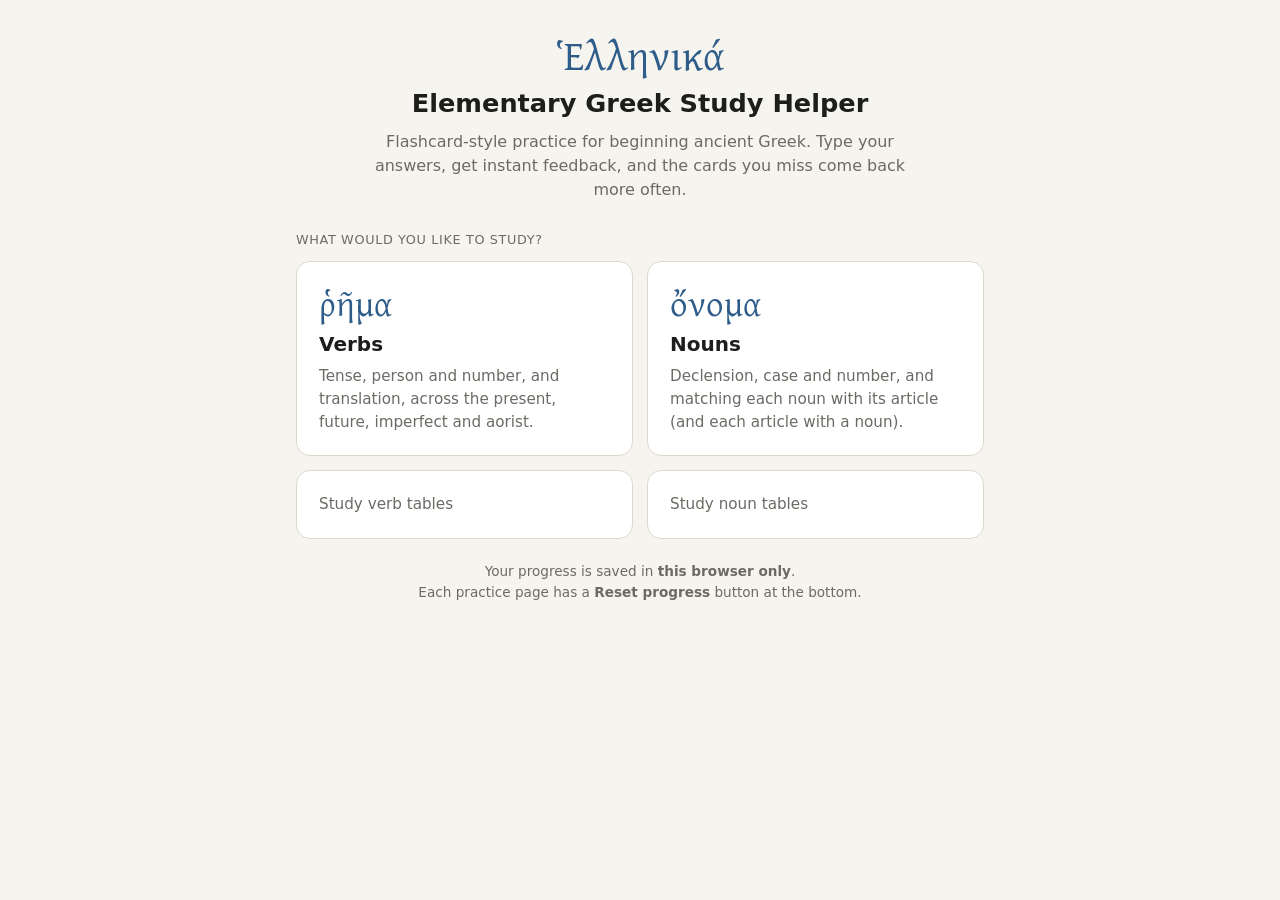
<file: index.html>
<!DOCTYPE html>
<html lang="en">
<head>
  <meta charset="utf-8">
  <meta name="viewport" content="width=device-width, initial-scale=1, viewport-fit=cover">
  <title>Elementary Greek Study Helper</title>

  <!-- Gentium Plus gives clean polytonic Greek; styles.css has fallback fonts. -->
  <link href="https://fonts.googleapis.com/css2?family=Gentium+Plus:ital,wght@0,400;0,700&display=swap" rel="stylesheet">
  <link rel="stylesheet" href="styles.css">
</head>
<body>
  <main class="landing">
    <header class="hero">
      <div class="hero-greek greek-inline" lang="grc">Ἑλληνικά</div>
      <h1>Elementary Greek Study Helper</h1>
      <p class="lead">
        Flashcard-style practice for beginning ancient Greek. Type your answers,
        get instant feedback, and the cards you miss come back more often.
      </p>
    </header>

    <h2 class="section-title">What would you like to study?</h2>
    <div class="lesson-nav">
      <a class="lesson-select" href="./verbs.html">
        <span class="lesson-greek greek-inline" lang="grc">ῥῆμα</span>
        <span class="lesson-title">Verbs</span>
        <span class="lesson-desc">
          Tense, person and number, and translation, across the present,
          future, imperfect and aorist.
        </span>
      </a>

      <a class="lesson-select" href="./nouns.html">
        <span class="lesson-greek greek-inline" lang="grc">ὄνομα</span>
        <span class="lesson-title">Nouns</span>
        <span class="lesson-desc">
          Declension, case and number, and matching each noun with its
          article (and each article with a noun).
        </span>
      </a>

      <a class="lesson-select" href="./verb-tables.html">
        <span class="lesson-desc">Study verb tables</span>
      </a>

      <a class="lesson-select" href="./noun-tables.html">
        <span class="lesson-desc">Study noun tables</span>
      </a>
    </div>  

    <p class="landing-foot">
      Your progress is saved in <strong>this browser only</strong>.
      <br/>Each practice page has a <strong>Reset progress</strong> button at the bottom.
    </p>
  </main>
</body>
</html>
</file>
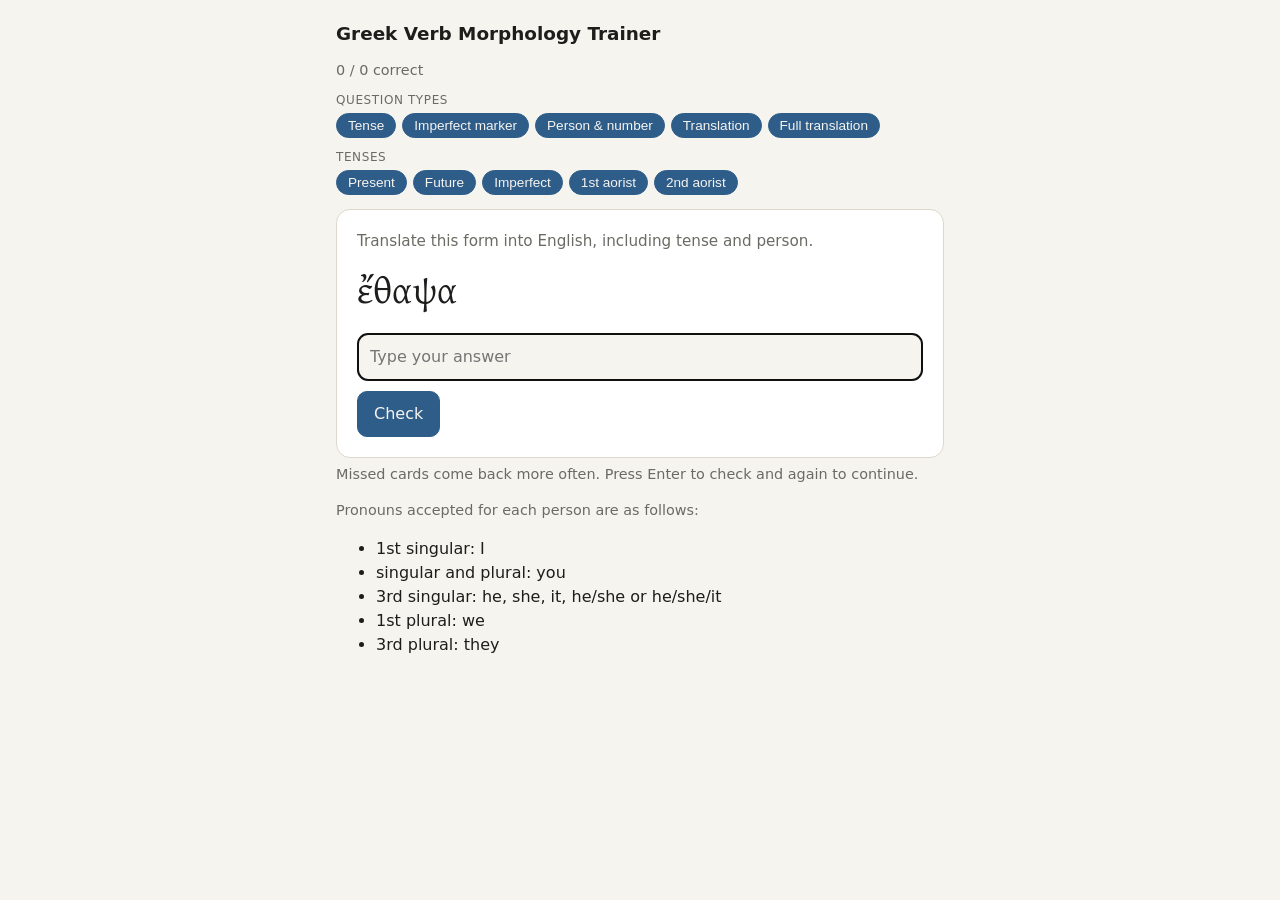
<file: greek-morphology-source.html>
<!DOCTYPE html>
<html lang="en">
<head>
<meta charset="utf-8">
<meta name="viewport" content="width=device-width, initial-scale=1, viewport-fit=cover">
<title>Greek Verb Morphology Trainer</title>
<link href="https://fonts.googleapis.com/css2?family=Gentium+Plus:ital,wght@0,400;0,700&display=swap" rel="stylesheet">
<style>
:root{box-sizing:border-box;padding-top:env(safe-area-inset-top,0px);padding-bottom:env(safe-area-inset-bottom,0px);
--bg:#f6f4ef;--card:#fff;--text:#1d1d1b;--muted:#6b6a64;--line:#dcd8cc;--accent:#2f5d8a;--ok:#1f7a45;--okbg:#e4f3ea;--bad:#b3322a;--badbg:#f9e6e4}
html{scroll-padding-top:env(safe-area-inset-top,0px)}
@media (prefers-color-scheme:dark){:root:not([data-theme="light"]){--bg:#17181a;--card:#222427;--text:#ecebe6;--muted:#a09f98;--line:#383b3f;--accent:#7fb0e0;--ok:#6fcf97;--okbg:#1d3326;--bad:#f08b83;--badbg:#3a2321}}
:root[data-theme="dark"]{--bg:#17181a;--card:#222427;--text:#ecebe6;--muted:#a09f98;--line:#383b3f;--accent:#7fb0e0;--ok:#6fcf97;--okbg:#1d3326;--bad:#f08b83;--badbg:#3a2321}
*{box-sizing:border-box}
body{margin:0;background:var(--bg);color:var(--text);font:16px/1.5 system-ui,-apple-system,"Segoe UI",sans-serif}
main{max-width:640px;margin:0 auto;padding:16px}
h1{font-size:1.15rem;margin:4px 0 12px}
.bar{display:flex;justify-content:space-between;gap:8px;color:var(--muted);font-size:.9rem;margin-bottom:10px}
.chips{display:flex;flex-wrap:wrap;gap:6px;margin-bottom:8px}
.chip{border:1px solid var(--line);background:var(--card);color:var(--text);border-radius:999px;padding:4px 11px;font-size:.85rem;cursor:pointer}
.chip.on{background:var(--accent);color:var(--bg);border-color:var(--accent)}
.lbl{font-size:.75rem;color:var(--muted);text-transform:uppercase;letter-spacing:.05em;margin:10px 0 4px}
.card{background:var(--card);border:1px solid var(--line);border-radius:14px;padding:20px;margin-top:14px}
.q{color:var(--muted);font-size:.95rem}
.greek{font-family:"Gentium Plus","Palatino Linotype","Times New Roman",serif;font-size:2.4rem;margin:8px 0 14px;word-break:break-word}
input[type=text]{width:100%;font:inherit;padding:11px 12px;border-radius:10px;border:1px solid var(--line);background:var(--bg);color:var(--text)}
.row{display:flex;gap:8px;margin-top:10px;flex-wrap:wrap}
button.btn{font:inherit;padding:10px 16px;border-radius:10px;border:1px solid var(--accent);background:var(--accent);color:var(--bg);cursor:pointer}
button.btn.sec{background:transparent;color:var(--accent)}
.res{margin-top:14px;padding:12px 14px;border-radius:10px}
.res.ok{background:var(--okbg);border:1px solid var(--ok)}
.res.bad{background:var(--badbg);border:1px solid var(--bad)}
.res b{display:block;margin-bottom:2px}
.note{color:var(--muted);font-size:.9rem;margin-top:6px}
.gr{font-family:"Gentium Plus","Palatino Linotype",serif}
.hide{display:none}
</style>
</head>
<body>
<main>
<h1>Greek Verb Morphology Trainer</h1>
<div class="bar"><span id="score">0 / 0 correct</span><span id="streak"></span></div>
<div class="lbl">Question types</div>
<div class="chips" id="qchips"></div>
<div class="lbl">Tenses</div>
<div class="chips" id="tchips"></div>
<div class="card" id="card">
 <div class="q" id="q"></div>
 <div class="greek" id="word"></div>
 <input type="text" id="ans" autocomplete="off" autocapitalize="off" spellcheck="false" placeholder="Type your answer">
 <div class="row"><button class="btn" id="check">Check</button><button class="btn sec hide" id="override">Mark as correct</button><button class="btn hide" id="next">Next</button></div>
 <div id="res"></div>
</div>
<p class="note">Missed cards come back more often. Press Enter to check and again to continue.</p>
<p class="note">Pronouns accepted for each person are as follows:
<ul>
    <li>1st singular: I</li>
    <li>singular and plural: you</li>
    <li>3rd singular: he, she, it, he/she or he/she/it</li>
    <li>1st plural: we</li>
    <li>3rd plural: they</li>
</ul></p>
</main>
<script>
const DATA={"verbs":[{"lemma":"ἀγγέλλω","gloss":"I announce"},{"lemma":"ἄγω","gloss":"I lead, force"},{"lemma":"ἀκούω","gloss":"I hear, listen"},{"lemma":"ἀποβάλλω","gloss":"I throw away"},{"lemma":"ἀποθνῄσκω","gloss":"I die"},{"lemma":"ἀποκτείνω","gloss":"I kill"},{"lemma":"βαίνω","gloss":"I go, walk"},{"lemma":"βάλλω","gloss":"throw"},{"lemma":"βλάπτω","gloss":"harm"},{"lemma":"γιγνώσκω","gloss":"know, understand"},{"lemma":"γράφω","gloss":"write, draw"},{"lemma":"διδάσκω","gloss":"teach"},{"lemma":"διώκω","gloss":"pursue"},{"lemma":"ἐθέλω","gloss":"want, wish"},{"lemma":"εἰμί","gloss":"am"},{"lemma":"εἴρω","gloss":"bind, put together"},{"lemma":"ἐκβαίνω","gloss":"go out"},{"lemma":"ἐκτρέχω","gloss":"run out"},{"lemma":"ἐμβάλλω","gloss":"throw in, put into"},{"lemma":"ἐξάγω","gloss":"lead out, bring out"},{"lemma":"ἐσθίω","gloss":"eat, consume"},{"lemma":"εὑρίσκω","gloss":"find, discover"},{"lemma":"ἔχω","gloss":"have, keep"},{"lemma":"θάπτω","gloss":"bury"},{"lemma":"θαυμάζω","gloss":"admire, be amazed"},{"lemma":"κελεύω","gloss":"urge, command, order"},{"lemma":"κλέπτω","gloss":"steal"},{"lemma":"κωλύω","gloss":"hinder (someone, something)"},{"lemma":"λαμβάνω","gloss":"take"},{"lemma":"λέγω","gloss":"say"},{"lemma":"λείπω","gloss":"leave behind, release"},{"lemma":"λύω","gloss":"loosen, release"},{"lemma":"μανθάνω","gloss":"learn"},{"lemma":"μένω","gloss":"remain, wait"},{"lemma":"ὁράω","gloss":"see, look"},{"lemma":"παρασκευάζω","gloss":"prepare"},{"lemma":"παρέχω","gloss":"provide"},{"lemma":"πάσχω","gloss":"suffer"},{"lemma":"παύω","gloss":"stop"},{"lemma":"πείθω","gloss":"convince, persuade"},{"lemma":"πέμπω","gloss":"send"},{"lemma":"πίνω","gloss":"drink"},{"lemma":"πίπτω","gloss":"fall"},{"lemma":"πιστεύω","gloss":"trust, believe"},{"lemma":"προσάγω","gloss":"lead towards"},{"lemma":"προσβαίνω","gloss":"walk/go towards"},{"lemma":"προσπέμπω","gloss":"send forth"},{"lemma":"προστρέχω","gloss":"run towards"},{"lemma":"συλλέγω","gloss":"collect"},{"lemma":"τάσσω","gloss":"arrange"},{"lemma":"τρέχω","gloss":"run"},{"lemma":"φέρω","gloss":"carry"},{"lemma":"φεύγω","gloss":"flee"},{"lemma":"φυλάσσω","gloss":"guard"}],"cells":[{"v":0,"t":"present","p":1,"n":"s","f":"ἀγγέλλω","tr":"I announce","al":["I am announcing"]},{"v":0,"t":"present","p":2,"n":"s","f":"ἀγγέλλεις","tr":"You (sg.) announce","al":["You (sg.) are announcing"]},{"v":0,"t":"present","p":3,"n":"s","f":"ἀγγέλλει","tr":"He/she/it announces","al":["He/she/it is announcing"]},{"v":0,"t":"present","p":1,"n":"p","f":"ἀγγέλλομεν","tr":"We announce","al":["We are announcing"]},{"v":0,"t":"present","p":2,"n":"p","f":"ἀγγέλλετε","tr":"You (pl.) announce","al":["You (pl.) are announcing"]},{"v":0,"t":"present","p":3,"n":"p","f":"ἀγγέλλουσι(ν)","tr":"They announce","al":["They are announcing"]},{"v":0,"t":"future","p":1,"n":"s","f":"ἀγγελέω","tr":"I will announce","al":["I shall announce"]},{"v":0,"t":"future","p":2,"n":"s","f":"ἀγγελέεις","tr":"You (sg.) will announce","al":[]},{"v":0,"t":"future","p":3,"n":"s","f":"ἀγγελέει","tr":"He/she/it will announce","al":[]},{"v":0,"t":"future","p":1,"n":"p","f":"ἀγγελέομεν","tr":"We will announce","al":["We shall announce"]},{"v":0,"t":"future","p":2,"n":"p","f":"ἀγγελέετε","tr":"You (pl.) will announce","al":[]},{"v":0,"t":"future","p":3,"n":"p","f":"ἀγγελέουσι(ν)","tr":"They will announce","al":[]},{"v":0,"t":"imperfect","p":1,"n":"s","f":"ἤγγελλον","tr":"I was announcing","al":["I used to announce","I kept announcing"]},{"v":0,"t":"imperfect","p":2,"n":"s","f":"ἤγγελλες","tr":"You (sg.) were announcing","al":["You (sg.) used to announce","You (sg.) kept announcing"]},{"v":0,"t":"imperfect","p":3,"n":"s","f":"ἤγγελλε(ν)","tr":"He/she/it was announcing","al":["He/she/it used to announce","He/she/it kept announcing"]},{"v":0,"t":"imperfect","p":1,"n":"p","f":"ἠγγέλλομεν","tr":"We were announcing","al":["We used to announce","We kept announcing"]},{"v":0,"t":"imperfect","p":2,"n":"p","f":"ἠγγέλλετε","tr":"You (pl.) were announcing","al":["You (pl.) used to announce","You (pl.) kept announcing"]},{"v":0,"t":"imperfect","p":3,"n":"p","f":"ἤγγελλον","tr":"They were announcing","al":["They used to announce","They kept announcing"]},{"v":0,"t":"aorist1","p":1,"n":"s","f":"ἤγγειλα","tr":"I announced","al":[]},{"v":0,"t":"aorist1","p":2,"n":"s","f":"ἤγγειλας","tr":"You (sg.) announced","al":[]},{"v":0,"t":"aorist1","p":3,"n":"s","f":"ἤγγειλε(ν)","tr":"He/she/it announced","al":[]},{"v":0,"t":"aorist1","p":1,"n":"p","f":"ἠγγείλαμεν","tr":"We announced","al":[]},{"v":0,"t":"aorist1","p":2,"n":"p","f":"ἠγγείλατε","tr":"You (pl.) announced","al":[]},{"v":0,"t":"aorist1","p":3,"n":"p","f":"ἤγγειλαν","tr":"They announced","al":[]},{"v":1,"t":"present","p":1,"n":"s","f":"ἄγω","tr":"I lead","al":["I am leading"]},{"v":1,"t":"present","p":2,"n":"s","f":"ἄγεις","tr":"You (sg.) lead","al":["You (sg.) are leading"]},{"v":1,"t":"present","p":3,"n":"s","f":"ἄγει","tr":"He/she/it leads","al":["He/she/it is leading"]},{"v":1,"t":"present","p":1,"n":"p","f":"ἄγομεν","tr":"We lead","al":["We are leading"]},{"v":1,"t":"present","p":2,"n":"p","f":"ἄγετε","tr":"You (pl.) lead","al":["You (pl.) are leading"]},{"v":1,"t":"present","p":3,"n":"p","f":"ἄγουσι(ν)","tr":"They lead","al":["They are leading"]},{"v":1,"t":"future","p":1,"n":"s","f":"ἄξω","tr":"I will lead","al":["I shall lead"]},{"v":1,"t":"future","p":2,"n":"s","f":"ἄξεις","tr":"You (sg.) will lead","al":[]},{"v":1,"t":"future","p":3,"n":"s","f":"ἄξει","tr":"He/she/it will lead","al":[]},{"v":1,"t":"future","p":1,"n":"p","f":"ἄξομεν","tr":"We will lead","al":["We shall lead"]},{"v":1,"t":"future","p":2,"n":"p","f":"ἄξετε","tr":"You (pl.) will lead","al":[]},{"v":1,"t":"future","p":3,"n":"p","f":"ἄξουσι(ν)","tr":"They will lead","al":[]},{"v":1,"t":"imperfect","p":1,"n":"s","f":"ἦγον","tr":"I was leading","al":["I used to lead","I kept leading"]},{"v":1,"t":"imperfect","p":2,"n":"s","f":"ἦγες","tr":"You (sg.) were leading","al":["You (sg.) used to lead","You (sg.) kept leading"]},{"v":1,"t":"imperfect","p":3,"n":"s","f":"ἦγε(ν)","tr":"He/she/it was leading","al":["He/she/it used to lead","He/she/it kept leading"]},{"v":1,"t":"imperfect","p":1,"n":"p","f":"ἤγομεν","tr":"We were leading","al":["We used to lead","We kept leading"]},{"v":1,"t":"imperfect","p":2,"n":"p","f":"ἤγετε","tr":"You (pl.) were leading","al":["You (pl.) used to lead","You (pl.) kept leading"]},{"v":1,"t":"imperfect","p":3,"n":"p","f":"ἦγον","tr":"They were leading","al":["They used to lead","They kept leading"]},{"v":1,"t":"aorist2","p":1,"n":"s","f":"ἤγαγον","tr":"I led","al":[]},{"v":1,"t":"aorist2","p":2,"n":"s","f":"ἤγαγες","tr":"You (sg.) led","al":[]},{"v":1,"t":"aorist2","p":3,"n":"s","f":"ἤγαγε(ν)","tr":"He/she/it led","al":[]},{"v":1,"t":"aorist2","p":1,"n":"p","f":"ἠγάγομεν","tr":"We led","al":[]},{"v":1,"t":"aorist2","p":2,"n":"p","f":"ἠγάγετε","tr":"You (pl.) led","al":[]},{"v":1,"t":"aorist2","p":3,"n":"p","f":"ἤγαγον","tr":"They led","al":[]},{"v":2,"t":"present","p":1,"n":"s","f":"ἀκούω","tr":"I hear","al":["I am hearing"]},{"v":2,"t":"present","p":2,"n":"s","f":"ἀκούεις","tr":"You (sg.) hear","al":["You (sg.) are hearing"]},{"v":2,"t":"present","p":3,"n":"s","f":"ἀκούει","tr":"He/she/it hears","al":["He/she/it is hearing"]},{"v":2,"t":"present","p":1,"n":"p","f":"ἀκούομεν","tr":"We hear","al":["We are hearing"]},{"v":2,"t":"present","p":2,"n":"p","f":"ἀκούετε","tr":"You (pl.) hear","al":["You (pl.) are hearing"]},{"v":2,"t":"present","p":3,"n":"p","f":"ἀκούουσι(ν)","tr":"They hear","al":["They are hearing"]},{"v":2,"t":"future","p":1,"n":"s","f":"ἀκούσω","tr":"I will hear","al":["I shall hear"]},{"v":2,"t":"future","p":2,"n":"s","f":"ἀκούσεις","tr":"You (sg.) will hear","al":[]},{"v":2,"t":"future","p":3,"n":"s","f":"ἀκούσει","tr":"He/she/it will hear","al":[]},{"v":2,"t":"future","p":1,"n":"p","f":"ἀκούσομεν","tr":"We will hear","al":["We shall hear"]},{"v":2,"t":"future","p":2,"n":"p","f":"ἀκούσετε","tr":"You (pl.) will hear","al":[]},{"v":2,"t":"future","p":3,"n":"p","f":"ἀκούσουσι(ν)","tr":"They will hear","al":[]},{"v":2,"t":"imperfect","p":1,"n":"s","f":"ἤκουον","tr":"I was hearing","al":["I used to hear","I kept hearing"]},{"v":2,"t":"imperfect","p":2,"n":"s","f":"ἤκουες","tr":"You (sg.) were hearing","al":["You (sg.) used to hear","You (sg.) kept hearing"]},{"v":2,"t":"imperfect","p":3,"n":"s","f":"ἤκουε(ν)","tr":"He/she/it was hearing","al":["He/she/it used to hear","He/she/it kept hearing"]},{"v":2,"t":"imperfect","p":1,"n":"p","f":"ἠκούομεν","tr":"We were hearing","al":["We used to hear","We kept hearing"]},{"v":2,"t":"imperfect","p":2,"n":"p","f":"ἠκούετε","tr":"You (pl.) were hearing","al":["You (pl.) used to hear","You (pl.) kept hearing"]},{"v":2,"t":"imperfect","p":3,"n":"p","f":"ἤκουον","tr":"They were hearing","al":["They used to hear","They kept hearing"]},{"v":2,"t":"aorist1","p":1,"n":"s","f":"ἤκουσα","tr":"I heard","al":[]},{"v":2,"t":"aorist1","p":2,"n":"s","f":"ἤκουσας","tr":"You (sg.) heard","al":[]},{"v":2,"t":"aorist1","p":3,"n":"s","f":"ἤκουσε(ν)","tr":"He/she/it heard","al":[]},{"v":2,"t":"aorist1","p":1,"n":"p","f":"ἠκούσαμεν","tr":"We heard","al":[]},{"v":2,"t":"aorist1","p":2,"n":"p","f":"ἠκούσατε","tr":"You (pl.) heard","al":[]},{"v":2,"t":"aorist1","p":3,"n":"p","f":"ἤκουσαν","tr":"They heard","al":[]},{"v":3,"t":"present","p":1,"n":"s","f":"ἀποβάλλω","tr":"I throw away","al":["I am throwing away"]},{"v":3,"t":"present","p":2,"n":"s","f":"ἀποβάλλεις","tr":"You (sg.) throw away","al":["You (sg.) are throwing away"]},{"v":3,"t":"present","p":3,"n":"s","f":"ἀποβάλλει","tr":"He/she/it throws away","al":["He/she/it is throwing away"]},{"v":3,"t":"present","p":1,"n":"p","f":"ἀποβάλλομεν","tr":"We throw away","al":["We are throwing away"]},{"v":3,"t":"present","p":2,"n":"p","f":"ἀποβάλλετε","tr":"You (pl.) throw away","al":["You (pl.) are throwing away"]},{"v":3,"t":"present","p":3,"n":"p","f":"ἀποβαλλουσι(ν)","tr":"They throw away","al":["They are throwing away"]},{"v":3,"t":"future","p":1,"n":"s","f":"ἀποβαλῶ","tr":"I will throw away","al":["I shall throw away"]},{"v":3,"t":"future","p":2,"n":"s","f":"ἀποβαλεῖς","tr":"You (sg.) will throw away","al":[]},{"v":3,"t":"future","p":3,"n":"s","f":"ἀποβαλεῖ","tr":"He/she/it will throw away","al":[]},{"v":3,"t":"future","p":1,"n":"p","f":"ἀποβαλοῦμεν","tr":"We will throw away","al":["We shall throw away"]},{"v":3,"t":"future","p":2,"n":"p","f":"ἀποβαλεῖτε","tr":"You (pl.) will throw away","al":[]},{"v":3,"t":"future","p":3,"n":"p","f":"ἀποβαλοῦσι(ν)","tr":"They will throw away","al":[]},{"v":3,"t":"imperfect","p":1,"n":"s","f":"ἀπέβαλλον","tr":"I was throwing away","al":["I used to throw away","I kept throwing away"]},{"v":3,"t":"imperfect","p":2,"n":"s","f":"ἀπέβαλλες","tr":"You (sg.) were throwing away","al":["You (sg.) used to throw away","You (sg.) kept throwing away"]},{"v":3,"t":"imperfect","p":3,"n":"s","f":"ἀπέβαλλε(ν)","tr":"He/she/it was throwing away","al":["He/she/it used to throw away","He/she/it kept throwing away"]},{"v":3,"t":"imperfect","p":1,"n":"p","f":"ἀπεβάλλομεν","tr":"We were throwing away","al":["We used to throw away","We kept throwing away"]},{"v":3,"t":"imperfect","p":2,"n":"p","f":"ἀπεβάλλετε","tr":"You (pl.) were throwing away","al":["You (pl.) used to throw away","You (pl.) kept throwing away"]},{"v":3,"t":"imperfect","p":3,"n":"p","f":"ἀπέβαλλον","tr":"They were throwing away","al":["They used to throw away","They kept throwing away"]},{"v":3,"t":"aorist2","p":1,"n":"s","f":"ἀπέβαλον","tr":"I threw away","al":[]},{"v":3,"t":"aorist2","p":2,"n":"s","f":"ἀπέβαλες","tr":"You (sg.) threw away","al":[]},{"v":3,"t":"aorist2","p":3,"n":"s","f":"ἀπέβαλε(ν)","tr":"He/she/it threw away","al":[]},{"v":3,"t":"aorist2","p":1,"n":"p","f":"ἀπεβάλομεν","tr":"We threw away","al":[]},{"v":3,"t":"aorist2","p":2,"n":"p","f":"ἀπεβάλετε","tr":"You (pl.) threw away","al":[]},{"v":3,"t":"aorist2","p":3,"n":"p","f":"ἀπέβαλον","tr":"They threw away","al":[]},{"v":4,"t":"present","p":1,"n":"s","f":"ἀποθνῄσκω","tr":"I die","al":["I am dying"]},{"v":4,"t":"present","p":2,"n":"s","f":"ἀποθνῄσκεις","tr":"You (sg.) die","al":["You (sg.) are dying"]},{"v":4,"t":"present","p":3,"n":"s","f":"ἀποθνῄσκει","tr":"He/she/it dies","al":["He/she/it is dying"]},{"v":4,"t":"present","p":1,"n":"p","f":"ἀποθνῄσκομεν","tr":"We die","al":["We are dying"]},{"v":4,"t":"present","p":2,"n":"p","f":"ἀποθνῄσκετε","tr":"You (pl.) die","al":["You (pl.) are dying"]},{"v":4,"t":"present","p":3,"n":"p","f":"ἀποθνῄσκουσι(ν)","tr":"They die","al":["They are dying"]},{"v":4,"t":"future","p":1,"n":"s","f":"ἀποθανοῦμαι","tr":"I will die","al":["I shall die"]},{"v":4,"t":"future","p":2,"n":"s","f":"ἀποθανεῖ","tr":"You (sg.) will die","al":[]},{"v":4,"t":"future","p":3,"n":"s","f":"ἀποθανεῖται","tr":"He/she/it will die","al":[]},{"v":4,"t":"future","p":1,"n":"p","f":"ἀποθανούμεθα","tr":"We will die","al":["We shall die"]},{"v":4,"t":"future","p":2,"n":"p","f":"ἀποθανεῖσθε","tr":"You (pl.) will die","al":[]},{"v":4,"t":"future","p":3,"n":"p","f":"ἀποθανοῦνται","tr":"They will die","al":[]},{"v":4,"t":"imperfect","p":1,"n":"s","f":"ἀπέθνῃσκον","tr":"I was dying","al":["I used to die","I kept dying"]},{"v":4,"t":"imperfect","p":2,"n":"s","f":"ἀπέθνῃσκες","tr":"You (sg.) were dying","al":["You (sg.) used to die","You (sg.) kept dying"]},{"v":4,"t":"imperfect","p":3,"n":"s","f":"ἀπέθνῃσκε(ν)","tr":"He/she/it was dying","al":["He/she/it used to die","He/she/it kept dying"]},{"v":4,"t":"imperfect","p":1,"n":"p","f":"ἀπεθνῄσκομεν","tr":"We were dying","al":["We used to die","We kept dying"]},{"v":4,"t":"imperfect","p":2,"n":"p","f":"ἀπεθνῄσκετε","tr":"You (pl.) were dying","al":["You (pl.) used to die","You (pl.) kept dying"]},{"v":4,"t":"imperfect","p":3,"n":"p","f":"ἀπέθνῃσκον","tr":"They were dying","al":["They used to die","They kept dying"]},{"v":4,"t":"aorist2","p":1,"n":"s","f":"ἀπέθανον","tr":"I died","al":[]},{"v":4,"t":"aorist2","p":2,"n":"s","f":"ἀπέθανες","tr":"You (sg.) died","al":[]},{"v":4,"t":"aorist2","p":3,"n":"s","f":"ἀπέθανε(ν)","tr":"He/she/it died","al":[]},{"v":4,"t":"aorist2","p":1,"n":"p","f":"ἀπεθάνομεν","tr":"We died","al":[]},{"v":4,"t":"aorist2","p":2,"n":"p","f":"ἀπεθάνετε","tr":"You (pl.) died","al":[]},{"v":4,"t":"aorist2","p":3,"n":"p","f":"ἀπέθανον","tr":"They died","al":[]},{"v":5,"t":"present","p":1,"n":"s","f":"ἀποκτείνω","tr":"I kill","al":["I am killing"]},{"v":5,"t":"present","p":2,"n":"s","f":"ἀποκτείνεις","tr":"You (sg.) kill","al":["You (sg.) are killing"]},{"v":5,"t":"present","p":3,"n":"s","f":"ἀποκτείνει","tr":"He/she/it kills","al":["He/she/it is killing"]},{"v":5,"t":"present","p":1,"n":"p","f":"ἀποκτείνομεν","tr":"We kill","al":["We are killing"]},{"v":5,"t":"present","p":2,"n":"p","f":"ἀποκτείνετε","tr":"You (pl.) kill","al":["You (pl.) are killing"]},{"v":5,"t":"present","p":3,"n":"p","f":"ἀποκτείνουσι(ν)","tr":"They kill","al":["They are killing"]},{"v":5,"t":"future","p":1,"n":"s","f":"ἀποκτενῶ","tr":"I will kill","al":["I shall kill"]},{"v":5,"t":"future","p":2,"n":"s","f":"ἀποκτενεῖς","tr":"You (sg.) will kill","al":[]},{"v":5,"t":"future","p":3,"n":"s","f":"ἀποκτενεῖ","tr":"He/she/it will kill","al":[]},{"v":5,"t":"future","p":1,"n":"p","f":"ἀποκτενοῦμεν","tr":"We will kill","al":["We shall kill"]},{"v":5,"t":"future","p":2,"n":"p","f":"ἀποκτενεῖτε","tr":"You (pl.) will kill","al":[]},{"v":5,"t":"future","p":3,"n":"p","f":"ἀποκτενοῦσι(ν)","tr":"They will kill","al":[]},{"v":5,"t":"imperfect","p":1,"n":"s","f":"ἀπέκτεινον","tr":"I was killing","al":["I used to kill","I kept killing"]},{"v":5,"t":"imperfect","p":2,"n":"s","f":"ἀπέκτεινες","tr":"You (sg.) were killing","al":["You (sg.) used to kill","You (sg.) kept killing"]},{"v":5,"t":"imperfect","p":3,"n":"s","f":"ἀπέκτεινε(ν)","tr":"He/she/it was killing","al":["He/she/it used to kill","He/she/it kept killing"]},{"v":5,"t":"imperfect","p":1,"n":"p","f":"ἀπεκτείνομεν","tr":"We were killing","al":["We used to kill","We kept killing"]},{"v":5,"t":"imperfect","p":2,"n":"p","f":"ἀπεκτείνετε","tr":"You (pl.) were killing","al":["You (pl.) used to kill","You (pl.) kept killing"]},{"v":5,"t":"imperfect","p":3,"n":"p","f":"ἀπέκτεινον","tr":"They were killing","al":["They used to kill","They kept killing"]},{"v":5,"t":"aorist1","p":1,"n":"s","f":"ἀπέκτεινα","tr":"I killed","al":[]},{"v":5,"t":"aorist1","p":2,"n":"s","f":"ἀπέκτεινας","tr":"You (sg.) killed","al":[]},{"v":5,"t":"aorist1","p":3,"n":"s","f":"ἀπέκτεινε(ν)","tr":"He/she/it killed","al":[]},{"v":5,"t":"aorist1","p":1,"n":"p","f":"ἀπεκτείναμεν","tr":"We killed","al":[]},{"v":5,"t":"aorist1","p":2,"n":"p","f":"ἀπεκτείνατε","tr":"You (pl.) killed","al":[]},{"v":5,"t":"aorist1","p":3,"n":"p","f":"ἀπέκτειναν","tr":"They killed","al":[]},{"v":6,"t":"present","p":1,"n":"s","f":"βαίνω","tr":"I go","al":["I am going"]},{"v":6,"t":"present","p":2,"n":"s","f":"βαίνεις","tr":"You (sg.) go","al":["You (sg.) are going"]},{"v":6,"t":"present","p":3,"n":"s","f":"βαίνει","tr":"He/she/it goes","al":["He/she/it is going"]},{"v":6,"t":"present","p":1,"n":"p","f":"βαίνομεν","tr":"We go","al":["We are going"]},{"v":6,"t":"present","p":2,"n":"p","f":"βαίνετε","tr":"You (pl.) go","al":["You (pl.) are going"]},{"v":6,"t":"present","p":3,"n":"p","f":"βαίνουσι(ν)","tr":"They go","al":["They are going"]},{"v":6,"t":"future","p":1,"n":"s","f":"βήσω","tr":"I will go","al":["I shall go"]},{"v":6,"t":"future","p":2,"n":"s","f":"βήσεις","tr":"You (sg.) will go","al":[]},{"v":6,"t":"future","p":3,"n":"s","f":"βήσει","tr":"He/she/it will go","al":[]},{"v":6,"t":"future","p":1,"n":"p","f":"βήσομεν","tr":"We will go","al":["We shall go"]},{"v":6,"t":"future","p":2,"n":"p","f":"βήσετε","tr":"You (pl.) will go","al":[]},{"v":6,"t":"future","p":3,"n":"p","f":"βήσουσι(ν)","tr":"They will go","al":[]},{"v":6,"t":"imperfect","p":1,"n":"s","f":"ἔβαινον","tr":"I was going","al":["I used to go","I kept going"]},{"v":6,"t":"imperfect","p":2,"n":"s","f":"ἔβαινες","tr":"You (sg.) were going","al":["You (sg.) used to go","You (sg.) kept going"]},{"v":6,"t":"imperfect","p":3,"n":"s","f":"ἔβαινε(ν)","tr":"He/she/it was going","al":["He/she/it used to go","He/she/it kept going"]},{"v":6,"t":"imperfect","p":1,"n":"p","f":"ἐβαίνομεν","tr":"We were going","al":["We used to go","We kept going"]},{"v":6,"t":"imperfect","p":2,"n":"p","f":"ἐβαίνετε","tr":"You (pl.) were going","al":["You (pl.) used to go","You (pl.) kept going"]},{"v":6,"t":"imperfect","p":3,"n":"p","f":"ἔβαινον","tr":"They were going","al":["They used to go","They kept going"]},{"v":6,"t":"aorist2","p":1,"n":"s","f":"ἔβην","tr":"I went","al":[]},{"v":6,"t":"aorist2","p":2,"n":"s","f":"ἔβης","tr":"You (sg.) went","al":[]},{"v":6,"t":"aorist2","p":3,"n":"s","f":"ἔβη","tr":"He/she/it went","al":[]},{"v":6,"t":"aorist2","p":1,"n":"p","f":"ἔβημεν","tr":"We went","al":[]},{"v":6,"t":"aorist2","p":2,"n":"p","f":"ἔβητε","tr":"You (pl.) went","al":[]},{"v":6,"t":"aorist2","p":3,"n":"p","f":"ἔβησαν","tr":"They went","al":[]},{"v":7,"t":"present","p":1,"n":"s","f":"βάλλω","tr":"I throw","al":["I am throwing"]},{"v":7,"t":"present","p":2,"n":"s","f":"βάλλεις","tr":"You (sg.) throw","al":["You (sg.) are throwing"]},{"v":7,"t":"present","p":3,"n":"s","f":"βάλλει","tr":"He/she/it throws","al":["He/she/it is throwing"]},{"v":7,"t":"present","p":1,"n":"p","f":"βάλλομεν","tr":"We throw","al":["We are throwing"]},{"v":7,"t":"present","p":2,"n":"p","f":"βάλλετε","tr":"You (pl.) throw","al":["You (pl.) are throwing"]},{"v":7,"t":"present","p":3,"n":"p","f":"βάλλουσι(ν)","tr":"They throw","al":["They are throwing"]},{"v":7,"t":"future","p":1,"n":"s","f":"βαλῶ","tr":"I will throw","al":["I shall throw"]},{"v":7,"t":"future","p":2,"n":"s","f":"βαλεῖς","tr":"You (sg.) will throw","al":[]},{"v":7,"t":"future","p":3,"n":"s","f":"βαλεῖ","tr":"He/she/it will throw","al":[]},{"v":7,"t":"future","p":1,"n":"p","f":"βαλοῦμεν","tr":"We will throw","al":["We shall throw"]},{"v":7,"t":"future","p":2,"n":"p","f":"βαλεῖτε","tr":"You (pl.) will throw","al":[]},{"v":7,"t":"future","p":3,"n":"p","f":"βαλοῦσι(ν)","tr":"They will throw","al":[]},{"v":7,"t":"imperfect","p":1,"n":"s","f":"ἔβαλλον","tr":"I was throwing","al":["I used to throw","I kept throwing"]},{"v":7,"t":"imperfect","p":2,"n":"s","f":"ἔβαλλες","tr":"You (sg.) were throwing","al":["You (sg.) used to throw","You (sg.) kept throwing"]},{"v":7,"t":"imperfect","p":3,"n":"s","f":"ἔβαλλε(ν)","tr":"He/she/it was throwing","al":["He/she/it used to throw","He/she/it kept throwing"]},{"v":7,"t":"imperfect","p":1,"n":"p","f":"ἐβάλλομεν","tr":"We were throwing","al":["We used to throw","We kept throwing"]},{"v":7,"t":"imperfect","p":2,"n":"p","f":"ἐβάλλετε","tr":"You (pl.) were throwing","al":["You (pl.) used to throw","You (pl.) kept throwing"]},{"v":7,"t":"imperfect","p":3,"n":"p","f":"ἔβαλλον","tr":"They were throwing","al":["They used to throw","They kept throwing"]},{"v":7,"t":"aorist2","p":1,"n":"s","f":"ἔβαλον","tr":"I threw","al":[]},{"v":7,"t":"aorist2","p":2,"n":"s","f":"ἔβαλες","tr":"You (sg.) threw","al":[]},{"v":7,"t":"aorist2","p":3,"n":"s","f":"ἔβαλε(ν)","tr":"He/she/it threw","al":[]},{"v":7,"t":"aorist2","p":1,"n":"p","f":"ἐβάλομεν","tr":"We threw","al":[]},{"v":7,"t":"aorist2","p":2,"n":"p","f":"ἐβάλετε","tr":"You (pl.) threw","al":[]},{"v":7,"t":"aorist2","p":3,"n":"p","f":"ἔβαλον","tr":"They threw","al":[]},{"v":8,"t":"present","p":1,"n":"s","f":"βλάπτω","tr":"I harm","al":["I am harming"]},{"v":8,"t":"present","p":2,"n":"s","f":"βλάπτεις","tr":"You (sg.) harm","al":["You (sg.) are harming"]},{"v":8,"t":"present","p":3,"n":"s","f":"βλάπτει","tr":"He/she/it harms","al":["He/she/it is harming"]},{"v":8,"t":"present","p":1,"n":"p","f":"βλάπτομεν","tr":"We harm","al":["We are harming"]},{"v":8,"t":"present","p":2,"n":"p","f":"βλάπτετε","tr":"You (pl.) harm","al":["You (pl.) are harming"]},{"v":8,"t":"present","p":3,"n":"p","f":"βλάπτουσι(ν)","tr":"They harm","al":["They are harming"]},{"v":8,"t":"future","p":1,"n":"s","f":"βλάψω","tr":"I will harm","al":["I shall harm"]},{"v":8,"t":"future","p":2,"n":"s","f":"βλάψεις","tr":"You (sg.) will harm","al":[]},{"v":8,"t":"future","p":3,"n":"s","f":"βλάψει","tr":"He/she/it will harm","al":[]},{"v":8,"t":"future","p":1,"n":"p","f":"βλάψομεν","tr":"We will harm","al":["We shall harm"]},{"v":8,"t":"future","p":2,"n":"p","f":"βλάψετε","tr":"You (pl.) will harm","al":[]},{"v":8,"t":"future","p":3,"n":"p","f":"βλάψουσι(ν)","tr":"They will harm","al":[]},{"v":8,"t":"imperfect","p":1,"n":"s","f":"ἔβλαπτον","tr":"I was harming","al":["I used to harm","I kept harming"]},{"v":8,"t":"imperfect","p":2,"n":"s","f":"ἔβλαπτες","tr":"You (sg.) were harming","al":["You (sg.) used to harm","You (sg.) kept harming"]},{"v":8,"t":"imperfect","p":3,"n":"s","f":"ἔβλαπτε(ν)","tr":"He/she/it was harming","al":["He/she/it used to harm","He/she/it kept harming"]},{"v":8,"t":"imperfect","p":1,"n":"p","f":"ἐβλάπτομεν","tr":"We were harming","al":["We used to harm","We kept harming"]},{"v":8,"t":"imperfect","p":2,"n":"p","f":"ἐβλάπτετε","tr":"You (pl.) were harming","al":["You (pl.) used to harm","You (pl.) kept harming"]},{"v":8,"t":"imperfect","p":3,"n":"p","f":"ἔβλαπτον","tr":"They were harming","al":["They used to harm","They kept harming"]},{"v":8,"t":"aorist1","p":1,"n":"s","f":"ἔβλαψα","tr":"I harmed","al":[]},{"v":8,"t":"aorist1","p":2,"n":"s","f":"ἔβλαψας","tr":"You (sg.) harmed","al":[]},{"v":8,"t":"aorist1","p":3,"n":"s","f":"ἔβλαψε(ν)","tr":"He/she/it harmed","al":[]},{"v":8,"t":"aorist1","p":1,"n":"p","f":"ἐβλάψαμεν","tr":"We harmed","al":[]},{"v":8,"t":"aorist1","p":2,"n":"p","f":"ἐβλάψατε","tr":"You (pl.) harmed","al":[]},{"v":8,"t":"aorist1","p":3,"n":"p","f":"ἔβλαψαν","tr":"They harmed","al":[]},{"v":9,"t":"present","p":1,"n":"s","f":"γιγνώσκω","tr":"I know","al":["I am knowing"]},{"v":9,"t":"present","p":2,"n":"s","f":"γιγνώσκεις","tr":"You (sg.) know","al":["You (sg.) are knowing"]},{"v":9,"t":"present","p":3,"n":"s","f":"γιγνώσκει","tr":"He/she/it knows","al":["He/she/it is knowing"]},{"v":9,"t":"present","p":1,"n":"p","f":"γιγνώσκομεν","tr":"We know","al":["We are knowing"]},{"v":9,"t":"present","p":2,"n":"p","f":"γιγνώσκετε","tr":"You (pl.) know","al":["You (pl.) are knowing"]},{"v":9,"t":"present","p":3,"n":"p","f":"γιγνώσκουσι(ν)","tr":"They know","al":["They are knowing"]},{"v":9,"t":"future","p":1,"n":"s","f":"γνώσομαι","tr":"I will know","al":["I shall know"]},{"v":9,"t":"future","p":2,"n":"s","f":"γνώσῃ","tr":"You (sg.) will know","al":[]},{"v":9,"t":"future","p":3,"n":"s","f":"γνώσεται","tr":"He/she/it will know","al":[]},{"v":9,"t":"future","p":1,"n":"p","f":"γνωσόμεθα","tr":"We will know","al":["We shall know"]},{"v":9,"t":"future","p":2,"n":"p","f":"γνώσεσθε","tr":"You (pl.) will know","al":[]},{"v":9,"t":"future","p":3,"n":"p","f":"γνώσονται","tr":"They will know","al":[]},{"v":9,"t":"imperfect","p":1,"n":"s","f":"ἐγίγνωσκον","tr":"I was knowing","al":["I used to know","I kept knowing"]},{"v":9,"t":"imperfect","p":2,"n":"s","f":"ἐγίγνωσκες","tr":"You (sg.) were knowing","al":["You (sg.) used to know","You (sg.) kept knowing"]},{"v":9,"t":"imperfect","p":3,"n":"s","f":"ἐγίγνωσκε(ν)","tr":"He/she/it was knowing","al":["He/she/it used to know","He/she/it kept knowing"]},{"v":9,"t":"imperfect","p":1,"n":"p","f":"ἐγιγνώσκομεν","tr":"We were knowing","al":["We used to know","We kept knowing"]},{"v":9,"t":"imperfect","p":2,"n":"p","f":"ἐγιγνώσκετε","tr":"You (pl.) were knowing","al":["You (pl.) used to know","You (pl.) kept knowing"]},{"v":9,"t":"imperfect","p":3,"n":"p","f":"ἐγίγνωσκον","tr":"They were knowing","al":["They used to know","They kept knowing"]},{"v":9,"t":"aorist2","p":1,"n":"s","f":"ἔγνων","tr":"I knew","al":[]},{"v":9,"t":"aorist2","p":2,"n":"s","f":"ἔγνως","tr":"You (sg.) knew","al":[]},{"v":9,"t":"aorist2","p":3,"n":"s","f":"ἔγνω","tr":"He/she/it knew","al":[]},{"v":9,"t":"aorist2","p":1,"n":"p","f":"ἔγνωμεν","tr":"We knew","al":[]},{"v":9,"t":"aorist2","p":2,"n":"p","f":"ἔγνωτε","tr":"You (pl.) knew","al":[]},{"v":9,"t":"aorist2","p":3,"n":"p","f":"ἔγνωσαν","tr":"They knew","al":[]},{"v":10,"t":"present","p":1,"n":"s","f":"γράφω","tr":"I write","al":["I am writing"]},{"v":10,"t":"present","p":2,"n":"s","f":"γράφεις","tr":"You (sg.) write","al":["You (sg.) are writing"]},{"v":10,"t":"present","p":3,"n":"s","f":"γράφει","tr":"He/she/it writes","al":["He/she/it is writing"]},{"v":10,"t":"present","p":1,"n":"p","f":"γράφομεν","tr":"We write","al":["We are writing"]},{"v":10,"t":"present","p":2,"n":"p","f":"γράφετε","tr":"You (pl.) write","al":["You (pl.) are writing"]},{"v":10,"t":"present","p":3,"n":"p","f":"γράφουσι(ν)","tr":"They write","al":["They are writing"]},{"v":10,"t":"future","p":1,"n":"s","f":"γράψω","tr":"I will write","al":["I shall write"]},{"v":10,"t":"future","p":2,"n":"s","f":"γράψεις","tr":"You (sg.) will write","al":[]},{"v":10,"t":"future","p":3,"n":"s","f":"γράψει","tr":"He/she/it will write","al":[]},{"v":10,"t":"future","p":1,"n":"p","f":"γράψομεν","tr":"We will write","al":["We shall write"]},{"v":10,"t":"future","p":2,"n":"p","f":"γράψετε","tr":"You (pl.) will write","al":[]},{"v":10,"t":"future","p":3,"n":"p","f":"γράψουσι(ν)","tr":"They will write","al":[]},{"v":10,"t":"imperfect","p":1,"n":"s","f":"ἔγραφον","tr":"I was writing","al":["I used to write","I kept writing"]},{"v":10,"t":"imperfect","p":2,"n":"s","f":"ἔγραφες","tr":"You (sg.) were writing","al":["You (sg.) used to write","You (sg.) kept writing"]},{"v":10,"t":"imperfect","p":3,"n":"s","f":"ἔγραφε(ν)","tr":"He/she/it was writing","al":["He/she/it used to write","He/she/it kept writing"]},{"v":10,"t":"imperfect","p":1,"n":"p","f":"ἐγράφομεν","tr":"We were writing","al":["We used to write","We kept writing"]},{"v":10,"t":"imperfect","p":2,"n":"p","f":"ἐγράφετε","tr":"You (pl.) were writing","al":["You (pl.) used to write","You (pl.) kept writing"]},{"v":10,"t":"imperfect","p":3,"n":"p","f":"ἔγραφον","tr":"They were writing","al":["They used to write","They kept writing"]},{"v":10,"t":"aorist1","p":1,"n":"s","f":"ἔγραψα","tr":"I wrote","al":[]},{"v":10,"t":"aorist1","p":2,"n":"s","f":"ἔγραψας","tr":"You (sg.) wrote","al":[]},{"v":10,"t":"aorist1","p":3,"n":"s","f":"ἔγραψε(ν)","tr":"He/she/it wrote","al":[]},{"v":10,"t":"aorist1","p":1,"n":"p","f":"ἐγράψαμεν","tr":"We wrote","al":[]},{"v":10,"t":"aorist1","p":2,"n":"p","f":"ἐγράψατε","tr":"You (pl.) wrote","al":[]},{"v":10,"t":"aorist1","p":3,"n":"p","f":"ἔγραψαν","tr":"They wrote","al":[]},{"v":11,"t":"present","p":1,"n":"s","f":"διδάσκω","tr":"I teach","al":["I am teaching"]},{"v":11,"t":"present","p":2,"n":"s","f":"διδάσκεις","tr":"You (sg.) teach","al":["You (sg.) are teaching"]},{"v":11,"t":"present","p":3,"n":"s","f":"διδάσκει","tr":"He/she/it teaches","al":["He/she/it is teaching"]},{"v":11,"t":"present","p":1,"n":"p","f":"διδάσκομεν","tr":"We teach","al":["We are teaching"]},{"v":11,"t":"present","p":2,"n":"p","f":"διδάσκετε","tr":"You (pl.) teach","al":["You (pl.) are teaching"]},{"v":11,"t":"present","p":3,"n":"p","f":"διδάσκουσι(ν)","tr":"They teach","al":["They are teaching"]},{"v":11,"t":"future","p":1,"n":"s","f":"διδάξω","tr":"I will teach","al":["I shall teach"]},{"v":11,"t":"future","p":2,"n":"s","f":"διδάξεις","tr":"You (sg.) will teach","al":[]},{"v":11,"t":"future","p":3,"n":"s","f":"διδάξει","tr":"He/she/it will teach","al":[]},{"v":11,"t":"future","p":1,"n":"p","f":"διδάξομεν","tr":"We will teach","al":["We shall teach"]},{"v":11,"t":"future","p":2,"n":"p","f":"διδάξετε","tr":"You (pl.) will teach","al":[]},{"v":11,"t":"future","p":3,"n":"p","f":"διδάξουσι(ν)","tr":"They will teach","al":[]},{"v":11,"t":"imperfect","p":1,"n":"s","f":"ἐδίδασκον","tr":"I was teaching","al":["I used to teach","I kept teaching"]},{"v":11,"t":"imperfect","p":2,"n":"s","f":"ἐδίδασκες","tr":"You (sg.) were teaching","al":["You (sg.) used to teach","You (sg.) kept teaching"]},{"v":11,"t":"imperfect","p":3,"n":"s","f":"ἐδίδασκε(ν)","tr":"He/she/it was teaching","al":["He/she/it used to teach","He/she/it kept teaching"]},{"v":11,"t":"imperfect","p":1,"n":"p","f":"ἐδιδάσκομεν","tr":"We were teaching","al":["We used to teach","We kept teaching"]},{"v":11,"t":"imperfect","p":2,"n":"p","f":"ἐδιδάσκετε","tr":"You (pl.) were teaching","al":["You (pl.) used to teach","You (pl.) kept teaching"]},{"v":11,"t":"imperfect","p":3,"n":"p","f":"ἐδίδασκον","tr":"They were teaching","al":["They used to teach","They kept teaching"]},{"v":11,"t":"aorist1","p":1,"n":"s","f":"ἐδίδαξα","tr":"I taught","al":[]},{"v":11,"t":"aorist1","p":2,"n":"s","f":"ἐδίδαξας","tr":"You (sg.) taught","al":[]},{"v":11,"t":"aorist1","p":3,"n":"s","f":"ἐδίδαξε(ν)","tr":"He/she/it taught","al":[]},{"v":11,"t":"aorist1","p":1,"n":"p","f":"ἐδιδάξαμεν","tr":"We taught","al":[]},{"v":11,"t":"aorist1","p":2,"n":"p","f":"ἐδιδάξατε","tr":"You (pl.) taught","al":[]},{"v":11,"t":"aorist1","p":3,"n":"p","f":"ἐδίδαξαν","tr":"They taught","al":[]},{"v":12,"t":"present","p":1,"n":"s","f":"διώκω","tr":"I pursue","al":["I am pursuing"]},{"v":12,"t":"present","p":2,"n":"s","f":"διώκεις","tr":"You (sg.) pursue","al":["You (sg.) are pursuing"]},{"v":12,"t":"present","p":3,"n":"s","f":"διώκει","tr":"He/she/it pursues","al":["He/she/it is pursuing"]},{"v":12,"t":"present","p":1,"n":"p","f":"διώκομεν","tr":"We pursue","al":["We are pursuing"]},{"v":12,"t":"present","p":2,"n":"p","f":"διώκετε","tr":"You (pl.) pursue","al":["You (pl.) are pursuing"]},{"v":12,"t":"present","p":3,"n":"p","f":"διώκουσι(ν)","tr":"They pursue","al":["They are pursuing"]},{"v":12,"t":"future","p":1,"n":"s","f":"διώξω","tr":"I will pursue","al":["I shall pursue"]},{"v":12,"t":"future","p":2,"n":"s","f":"διώξεις","tr":"You (sg.) will pursue","al":[]},{"v":12,"t":"future","p":3,"n":"s","f":"διώξει","tr":"He/she/it will pursue","al":[]},{"v":12,"t":"future","p":1,"n":"p","f":"διώξομεν","tr":"We will pursue","al":["We shall pursue"]},{"v":12,"t":"future","p":2,"n":"p","f":"διώξετε","tr":"You (pl.) will pursue","al":[]},{"v":12,"t":"future","p":3,"n":"p","f":"διώξουσι(ν)","tr":"They will pursue","al":[]},{"v":12,"t":"imperfect","p":1,"n":"s","f":"ἐδίωκον","tr":"I was pursuing","al":["I used to pursue","I kept pursuing"]},{"v":12,"t":"imperfect","p":2,"n":"s","f":"ἐδίωκες","tr":"You (sg.) were pursuing","al":["You (sg.) used to pursue","You (sg.) kept pursuing"]},{"v":12,"t":"imperfect","p":3,"n":"s","f":"ἐδίωκε(ν)","tr":"He/she/it was pursuing","al":["He/she/it used to pursue","He/she/it kept pursuing"]},{"v":12,"t":"imperfect","p":1,"n":"p","f":"ἐδιώκομεν","tr":"We were pursuing","al":["We used to pursue","We kept pursuing"]},{"v":12,"t":"imperfect","p":2,"n":"p","f":"ἐδιώκετε","tr":"You (pl.) were pursuing","al":["You (pl.) used to pursue","You (pl.) kept pursuing"]},{"v":12,"t":"imperfect","p":3,"n":"p","f":"ἐδίωκον","tr":"They were pursuing","al":["They used to pursue","They kept pursuing"]},{"v":12,"t":"aorist1","p":1,"n":"s","f":"ἐδίωξα","tr":"I pursued","al":[]},{"v":12,"t":"aorist1","p":2,"n":"s","f":"ἐδίωξας","tr":"You (sg.) pursued","al":[]},{"v":12,"t":"aorist1","p":3,"n":"s","f":"ἐδίωξε(ν)","tr":"He/she/it pursued","al":[]},{"v":12,"t":"aorist1","p":1,"n":"p","f":"ἐδιώξαμεν","tr":"We pursued","al":[]},{"v":12,"t":"aorist1","p":2,"n":"p","f":"ἐδιώξατε","tr":"You (pl.) pursued","al":[]},{"v":12,"t":"aorist1","p":3,"n":"p","f":"ἐδίωξαν","tr":"They pursued","al":[]},{"v":13,"t":"present","p":1,"n":"s","f":"ἐθέλω","tr":"I want","al":["I am wanting"]},{"v":13,"t":"present","p":2,"n":"s","f":"ἐθέλεις","tr":"You (sg.) want","al":["You (sg.) are wanting"]},{"v":13,"t":"present","p":3,"n":"s","f":"ἐθέλει","tr":"He/she/it wants","al":["He/she/it is wanting"]},{"v":13,"t":"present","p":1,"n":"p","f":"ἐθέλομεν","tr":"We want","al":["We are wanting"]},{"v":13,"t":"present","p":2,"n":"p","f":"ἐθέλετε","tr":"You (pl.) want","al":["You (pl.) are wanting"]},{"v":13,"t":"present","p":3,"n":"p","f":"ἐθέλουσι(ν)","tr":"They want","al":["They are wanting"]},{"v":13,"t":"future","p":1,"n":"s","f":"ἐθελήσω","tr":"I will want","al":["I shall want"]},{"v":13,"t":"future","p":2,"n":"s","f":"ἐθελήσεις","tr":"You (sg.) will want","al":[]},{"v":13,"t":"future","p":3,"n":"s","f":"ἐθελήσει","tr":"He/she/it will want","al":[]},{"v":13,"t":"future","p":1,"n":"p","f":"ἐθελήσομεν","tr":"We will want","al":["We shall want"]},{"v":13,"t":"future","p":2,"n":"p","f":"ἐθελήσετε","tr":"You (pl.) will want","al":[]},{"v":13,"t":"future","p":3,"n":"p","f":"ἐθελήσουσι(ν)","tr":"They will want","al":[]},{"v":13,"t":"imperfect","p":1,"n":"s","f":"ἤθελον","tr":"I was wanting","al":["I used to want","I kept wanting"]},{"v":13,"t":"imperfect","p":2,"n":"s","f":"ἤθελες","tr":"You (sg.) were wanting","al":["You (sg.) used to want","You (sg.) kept wanting"]},{"v":13,"t":"imperfect","p":3,"n":"s","f":"ἤθελε(ν)","tr":"He/she/it was wanting","al":["He/she/it used to want","He/she/it kept wanting"]},{"v":13,"t":"imperfect","p":1,"n":"p","f":"ἠθέλομεν","tr":"We were wanting","al":["We used to want","We kept wanting"]},{"v":13,"t":"imperfect","p":2,"n":"p","f":"ἠθέλετε","tr":"You (pl.) were wanting","al":["You (pl.) used to want","You (pl.) kept wanting"]},{"v":13,"t":"imperfect","p":3,"n":"p","f":"ἤθελον","tr":"They were wanting","al":["They used to want","They kept wanting"]},{"v":13,"t":"aorist1","p":1,"n":"s","f":"ἠθέλησα","tr":"I wanted","al":[]},{"v":13,"t":"aorist1","p":2,"n":"s","f":"ἠθέλησας","tr":"You (sg.) wanted","al":[]},{"v":13,"t":"aorist1","p":3,"n":"s","f":"ἠθέλησε(ν)","tr":"He/she/it wanted","al":[]},{"v":13,"t":"aorist1","p":1,"n":"p","f":"ἠθελήσαμεν","tr":"We wanted","al":[]},{"v":13,"t":"aorist1","p":2,"n":"p","f":"ἠθελήσατε","tr":"You (pl.) wanted","al":[]},{"v":13,"t":"aorist1","p":3,"n":"p","f":"ἠθέλησαν","tr":"They wanted","al":[]},{"v":14,"t":"present","p":1,"n":"s","f":"εἰμί","tr":"I am","al":[]},{"v":14,"t":"present","p":2,"n":"s","f":"εἶ","tr":"You (sg.) are","al":[]},{"v":14,"t":"present","p":3,"n":"s","f":"ἐστί(ν)","tr":"He/she/it is","al":[]},{"v":14,"t":"present","p":1,"n":"p","f":"ἐσμέν","tr":"We are","al":[]},{"v":14,"t":"present","p":2,"n":"p","f":"ἐστέ","tr":"You (pl.) are","al":[]},{"v":14,"t":"present","p":3,"n":"p","f":"εἰσί(ν)","tr":"They are","al":[]},{"v":14,"t":"future","p":1,"n":"s","f":"ἔσομαι","tr":"I will be","al":["I shall be"]},{"v":14,"t":"future","p":2,"n":"s","f":"ἔσῃ","tr":"You (sg.) will be","al":[]},{"v":14,"t":"future","p":3,"n":"s","f":"ἔσται","tr":"He/she/it will be","al":[]},{"v":14,"t":"future","p":1,"n":"p","f":"ἐσόμεθα","tr":"We will be","al":["We shall be"]},{"v":14,"t":"future","p":2,"n":"p","f":"ἔσεσθε","tr":"You (pl.) will be","al":[]},{"v":14,"t":"future","p":3,"n":"p","f":"ἔσονται","tr":"They will be","al":[]},{"v":14,"t":"imperfect","p":1,"n":"s","f":"ἦ(ν)","tr":"I was","al":["I used to be"]},{"v":14,"t":"imperfect","p":2,"n":"s","f":"ἦσ(θα)","tr":"You (sg.) were","al":["You (sg.) used to be"]},{"v":14,"t":"imperfect","p":3,"n":"s","f":"ἦν","tr":"He/she/it was","al":["He/she/it used to be"]},{"v":14,"t":"imperfect","p":1,"n":"p","f":"ἦμεν","tr":"We were","al":["We used to be"]},{"v":14,"t":"imperfect","p":2,"n":"p","f":"ἦτε","tr":"You (pl.) were","al":["You (pl.) used to be"]},{"v":14,"t":"imperfect","p":3,"n":"p","f":"ἦσαν","tr":"They were","al":["They used to be"]},{"v":15,"t":"present","p":1,"n":"s","f":"εἴρω","tr":"I bind","al":["I am binding"]},{"v":15,"t":"present","p":2,"n":"s","f":"εἴρεις","tr":"You (sg.) bind","al":["You (sg.) are binding"]},{"v":15,"t":"present","p":3,"n":"s","f":"εἴρει","tr":"He/she/it binds","al":["He/she/it is binding"]},{"v":15,"t":"present","p":1,"n":"p","f":"εἴρομεν","tr":"We bind","al":["We are binding"]},{"v":15,"t":"present","p":2,"n":"p","f":"εἴρετε","tr":"You (pl.) bind","al":["You (pl.) are binding"]},{"v":15,"t":"present","p":3,"n":"p","f":"εἴρουσι(ν)","tr":"They bind","al":["They are binding"]},{"v":15,"t":"future","p":1,"n":"s","f":"ἐρέω","tr":"I will bind","al":["I shall bind"]},{"v":15,"t":"future","p":2,"n":"s","f":"ἐρεῖς","tr":"You (sg.) will bind","al":[]},{"v":15,"t":"future","p":3,"n":"s","f":"ἐρεῖ","tr":"He/she/it will bind","al":[]},{"v":15,"t":"future","p":1,"n":"p","f":"ἐροῦμεν","tr":"We will bind","al":["We shall bind"]},{"v":15,"t":"future","p":2,"n":"p","f":"ἐρεῖτε","tr":"You (pl.) will bind","al":[]},{"v":15,"t":"future","p":3,"n":"p","f":"ἐροῦσι(ν)","tr":"They will bind","al":[]},{"v":15,"t":"imperfect","p":1,"n":"s","f":"εἶρον","tr":"I was binding","al":["I used to bind","I kept binding"]},{"v":15,"t":"imperfect","p":2,"n":"s","f":"εἶρες","tr":"You (sg.) were binding","al":["You (sg.) used to bind","You (sg.) kept binding"]},{"v":15,"t":"imperfect","p":3,"n":"s","f":"εἶρε(ν)","tr":"He/she/it was binding","al":["He/she/it used to bind","He/she/it kept binding"]},{"v":15,"t":"imperfect","p":1,"n":"p","f":"εἴρομεν","tr":"We were binding","al":["We used to bind","We kept binding"]},{"v":15,"t":"imperfect","p":2,"n":"p","f":"εἴρετε","tr":"You (pl.) were binding","al":["You (pl.) used to bind","You (pl.) kept binding"]},{"v":15,"t":"imperfect","p":3,"n":"p","f":"εἶρον","tr":"They were binding","al":["They used to bind","They kept binding"]},{"v":15,"t":"aorist1","p":1,"n":"s","f":"εἶρα","tr":"I bound","al":[]},{"v":15,"t":"aorist1","p":2,"n":"s","f":"εἶρας","tr":"You (sg.) bound","al":[]},{"v":15,"t":"aorist1","p":3,"n":"s","f":"εἶρε(ν)","tr":"He/she/it bound","al":[]},{"v":15,"t":"aorist1","p":1,"n":"p","f":"εἴραμεν","tr":"We bound","al":[]},{"v":15,"t":"aorist1","p":2,"n":"p","f":"εἴρατε","tr":"You (pl.) bound","al":[]},{"v":15,"t":"aorist1","p":3,"n":"p","f":"εἶραν","tr":"They bound","al":[]},{"v":16,"t":"present","p":1,"n":"s","f":"ἐκβαίνω","tr":"I go out","al":["I am going out"]},{"v":16,"t":"present","p":2,"n":"s","f":"ἐκβαίνεις","tr":"You (sg.) go out","al":["You (sg.) are going out"]},{"v":16,"t":"present","p":3,"n":"s","f":"ἐκβαίνει","tr":"He/she/it goes out","al":["He/she/it is going out"]},{"v":16,"t":"present","p":1,"n":"p","f":"ἐκβαίνομεν","tr":"We go out","al":["We are going out"]},{"v":16,"t":"present","p":2,"n":"p","f":"ἐκβαίνετε","tr":"You (pl.) go out","al":["You (pl.) are going out"]},{"v":16,"t":"present","p":3,"n":"p","f":"ἐκβαίνουσι(ν)","tr":"They go out","al":["They are going out"]},{"v":16,"t":"future","p":1,"n":"s","f":"ἐκβήσομαι","tr":"I will go out","al":["I shall go out"]},{"v":16,"t":"future","p":2,"n":"s","f":"ἐκβήσῃ","tr":"You (sg.) will go out","al":[]},{"v":16,"t":"future","p":3,"n":"s","f":"ἐκβήσεται","tr":"He/she/it will go out","al":[]},{"v":16,"t":"future","p":1,"n":"p","f":"ἐκβησόμεθα","tr":"We will go out","al":["We shall go out"]},{"v":16,"t":"future","p":2,"n":"p","f":"ἐκβήσεσθε","tr":"You (pl.) will go out","al":[]},{"v":16,"t":"future","p":3,"n":"p","f":"ἐκβήσονται","tr":"They will go out","al":[]},{"v":16,"t":"imperfect","p":1,"n":"s","f":"ἐξέβαινον","tr":"I was going out","al":["I used to go out","I kept going out"]},{"v":16,"t":"imperfect","p":2,"n":"s","f":"ἐξέβαινες","tr":"You (sg.) were going out","al":["You (sg.) used to go out","You (sg.) kept going out"]},{"v":16,"t":"imperfect","p":3,"n":"s","f":"ἐξέβαινε(ν)","tr":"He/she/it was going out","al":["He/she/it used to go out","He/she/it kept going out"]},{"v":16,"t":"imperfect","p":1,"n":"p","f":"ἐξεβαίνομεν","tr":"We were going out","al":["We used to go out","We kept going out"]},{"v":16,"t":"imperfect","p":2,"n":"p","f":"ἐξεβαίνετε","tr":"You (pl.) were going out","al":["You (pl.) used to go out","You (pl.) kept going out"]},{"v":16,"t":"imperfect","p":3,"n":"p","f":"ἐξέβαινον","tr":"They were going out","al":["They used to go out","They kept going out"]},{"v":16,"t":"aorist1","p":1,"n":"s","f":"ἐξέβην","tr":"I went out","al":[]},{"v":16,"t":"aorist1","p":2,"n":"s","f":"ἐξέβης","tr":"You (sg.) went out","al":[]},{"v":16,"t":"aorist1","p":3,"n":"s","f":"ἐξέβη","tr":"He/she/it went out","al":[]},{"v":16,"t":"aorist1","p":1,"n":"p","f":"ἐξέβημεν","tr":"We went out","al":[]},{"v":16,"t":"aorist1","p":2,"n":"p","f":"ἐξέβητε","tr":"You (pl.) went out","al":[]},{"v":16,"t":"aorist1","p":3,"n":"p","f":"ἐξέβησαν","tr":"They went out","al":[]},{"v":17,"t":"present","p":1,"n":"s","f":"ἐκτρέχω","tr":"I run out","al":["I am running out"]},{"v":17,"t":"present","p":2,"n":"s","f":"ἐκτρέχεις","tr":"You (sg.) run out","al":["You (sg.) are running out"]},{"v":17,"t":"present","p":3,"n":"s","f":"ἐκτρέχει","tr":"He/she/it runs out","al":["He/she/it is running out"]},{"v":17,"t":"present","p":1,"n":"p","f":"ἐκτρέχομεν","tr":"We run out","al":["We are running out"]},{"v":17,"t":"present","p":2,"n":"p","f":"ἐκτρέχετε","tr":"You (pl.) run out","al":["You (pl.) are running out"]},{"v":17,"t":"present","p":3,"n":"p","f":"ἐκτρέχουσι(ν)","tr":"They run out","al":["They are running out"]},{"v":17,"t":"future","p":1,"n":"s","f":"ἐκδραμοῦμαι","tr":"I will run out","al":["I shall run out"]},{"v":17,"t":"future","p":2,"n":"s","f":"ἐκδραμῇ","tr":"You (sg.) will run out","al":[]},{"v":17,"t":"future","p":3,"n":"s","f":"ἐκδραμεῖται","tr":"He/she/it will run out","al":[]},{"v":17,"t":"future","p":1,"n":"p","f":"ἐκδραμούμεθα","tr":"We will run out","al":["We shall run out"]},{"v":17,"t":"future","p":2,"n":"p","f":"ἐκδραμεῖσθε","tr":"You (pl.) will run out","al":[]},{"v":17,"t":"future","p":3,"n":"p","f":"ἐκδραμοῦνται","tr":"They will run out","al":[]},{"v":17,"t":"imperfect","p":1,"n":"s","f":"ἐξέτρεχον","tr":"I was running out","al":["I used to run out","I kept running out"]},{"v":17,"t":"imperfect","p":2,"n":"s","f":"ἐξέτρεχες","tr":"You (sg.) were running out","al":["You (sg.) used to run out","You (sg.) kept running out"]},{"v":17,"t":"imperfect","p":3,"n":"s","f":"ἐξέτρεχε(ν)","tr":"He/she/it was running out","al":["He/she/it used to run out","He/she/it kept running out"]},{"v":17,"t":"imperfect","p":1,"n":"p","f":"ἐξετρέχομεν","tr":"We were running out","al":["We used to run out","We kept running out"]},{"v":17,"t":"imperfect","p":2,"n":"p","f":"ἐξετρέχετε","tr":"You (pl.) were running out","al":["You (pl.) used to run out","You (pl.) kept running out"]},{"v":17,"t":"imperfect","p":3,"n":"p","f":"ἐξέτρεχον","tr":"They were running out","al":["They used to run out","They kept running out"]},{"v":17,"t":"aorist2","p":1,"n":"s","f":"ἐξέδραμον","tr":"I ran out","al":[]},{"v":17,"t":"aorist2","p":2,"n":"s","f":"ἐξέδραμες","tr":"You (sg.) ran out","al":[]},{"v":17,"t":"aorist2","p":3,"n":"s","f":"ἐξέδραμε(ν)","tr":"He/she/it ran out","al":[]},{"v":17,"t":"aorist2","p":1,"n":"p","f":"ἐξεδράμομεν","tr":"We ran out","al":[]},{"v":17,"t":"aorist2","p":2,"n":"p","f":"ἐξεδράμετε","tr":"You (pl.) ran out","al":[]},{"v":17,"t":"aorist2","p":3,"n":"p","f":"ἐξέδραμον","tr":"They ran out","al":[]},{"v":18,"t":"present","p":1,"n":"s","f":"ἐμβάλλω","tr":"I throw in","al":["I am throwing in"]},{"v":18,"t":"present","p":2,"n":"s","f":"ἐμβάλλεις","tr":"You (sg.) throw in","al":["You (sg.) are throwing in"]},{"v":18,"t":"present","p":3,"n":"s","f":"ἐμβάλλει","tr":"He/she/it throws in","al":["He/she/it is throwing in"]},{"v":18,"t":"present","p":1,"n":"p","f":"ἐμβάλλομεν","tr":"We throw in","al":["We are throwing in"]},{"v":18,"t":"present","p":2,"n":"p","f":"ἐμβάλλετε","tr":"You (pl.) throw in","al":["You (pl.) are throwing in"]},{"v":18,"t":"present","p":3,"n":"p","f":"ἐμβάλλουσι(ν)","tr":"They throw in","al":["They are throwing in"]},{"v":18,"t":"future","p":1,"n":"s","f":"ἐμβαλῶ","tr":"I will throw in","al":["I shall throw in"]},{"v":18,"t":"future","p":2,"n":"s","f":"ἐμβαλεῖς","tr":"You (sg.) will throw in","al":[]},{"v":18,"t":"future","p":3,"n":"s","f":"ἐμβαλεῖ","tr":"He/she/it will throw in","al":[]},{"v":18,"t":"future","p":1,"n":"p","f":"ἐμβαλοῦμεν","tr":"We will throw in","al":["We shall throw in"]},{"v":18,"t":"future","p":2,"n":"p","f":"ἐμβαλεῖτε","tr":"You (pl.) will throw in","al":[]},{"v":18,"t":"future","p":3,"n":"p","f":"ἐμβαλοῦσι(ν)","tr":"They will throw in","al":[]},{"v":18,"t":"imperfect","p":1,"n":"s","f":"ἐνέβαλλον","tr":"I was throwing in","al":["I used to throw in","I kept throwing in"]},{"v":18,"t":"imperfect","p":2,"n":"s","f":"ἐνέβαλλες","tr":"You (sg.) were throwing in","al":["You (sg.) used to throw in","You (sg.) kept throwing in"]},{"v":18,"t":"imperfect","p":3,"n":"s","f":"ἐνέβαλλε(ν)","tr":"He/she/it was throwing in","al":["He/she/it used to throw in","He/she/it kept throwing in"]},{"v":18,"t":"imperfect","p":1,"n":"p","f":"ἐνεβάλλομεν","tr":"We were throwing in","al":["We used to throw in","We kept throwing in"]},{"v":18,"t":"imperfect","p":2,"n":"p","f":"ἐνεβάλλετε","tr":"You (pl.) were throwing in","al":["You (pl.) used to throw in","You (pl.) kept throwing in"]},{"v":18,"t":"imperfect","p":3,"n":"p","f":"ἐνέβαλλον","tr":"They were throwing in","al":["They used to throw in","They kept throwing in"]},{"v":18,"t":"aorist2","p":1,"n":"s","f":"ἐνέβαλον","tr":"I threw in","al":[]},{"v":18,"t":"aorist2","p":2,"n":"s","f":"ἐνέβαλες","tr":"You (sg.) threw in","al":[]},{"v":18,"t":"aorist2","p":3,"n":"s","f":"ἐνέβαλε(ν)","tr":"He/she/it threw in","al":[]},{"v":18,"t":"aorist2","p":1,"n":"p","f":"ἐνεβάλομεν","tr":"We threw in","al":[]},{"v":18,"t":"aorist2","p":2,"n":"p","f":"ἐνεβάλετε","tr":"You (pl.) threw in","al":[]},{"v":18,"t":"aorist2","p":3,"n":"p","f":"ἐνέβαλον","tr":"They threw in","al":[]},{"v":19,"t":"present","p":1,"n":"s","f":"ἐξάγω","tr":"I lead out","al":["I am leading out"]},{"v":19,"t":"present","p":2,"n":"s","f":"ἐξάγεις","tr":"You (sg.) lead out","al":["You (sg.) are leading out"]},{"v":19,"t":"present","p":3,"n":"s","f":"ἐξάγει","tr":"He/she/it leads out","al":["He/she/it is leading out"]},{"v":19,"t":"present","p":1,"n":"p","f":"ἐξάγομεν","tr":"We lead out","al":["We are leading out"]},{"v":19,"t":"present","p":2,"n":"p","f":"ἐξάγετε","tr":"You (pl.) lead out","al":["You (pl.) are leading out"]},{"v":19,"t":"present","p":3,"n":"p","f":"ἐξάγουσι(ν)","tr":"They lead out","al":["They are leading out"]},{"v":19,"t":"future","p":1,"n":"s","f":"ἐξάξω","tr":"I will lead out","al":["I shall lead out"]},{"v":19,"t":"future","p":2,"n":"s","f":"ἐξάξεις","tr":"You (sg.) will lead out","al":[]},{"v":19,"t":"future","p":3,"n":"s","f":"ἐξάξει","tr":"He/she/it will lead out","al":[]},{"v":19,"t":"future","p":1,"n":"p","f":"ἐξάξομεν","tr":"We will lead out","al":["We shall lead out"]},{"v":19,"t":"future","p":2,"n":"p","f":"ἐξάξετε","tr":"You (pl.) will lead out","al":[]},{"v":19,"t":"future","p":3,"n":"p","f":"ἐξάξουσι(ν)","tr":"They will lead out","al":[]},{"v":19,"t":"imperfect","p":1,"n":"s","f":"ἐξῆγον","tr":"I was leading out","al":["I used to lead out","I kept leading out"]},{"v":19,"t":"imperfect","p":2,"n":"s","f":"ἐξῆγες","tr":"You (sg.) were leading out","al":["You (sg.) used to lead out","You (sg.) kept leading out"]},{"v":19,"t":"imperfect","p":3,"n":"s","f":"ἐξῆγε(ν)","tr":"He/she/it was leading out","al":["He/she/it used to lead out","He/she/it kept leading out"]},{"v":19,"t":"imperfect","p":1,"n":"p","f":"ἐξήγομεν","tr":"We were leading out","al":["We used to lead out","We kept leading out"]},{"v":19,"t":"imperfect","p":2,"n":"p","f":"ἐξήγετε","tr":"You (pl.) were leading out","al":["You (pl.) used to lead out","You (pl.) kept leading out"]},{"v":19,"t":"imperfect","p":3,"n":"p","f":"ἐξῆγον","tr":"They were leading out","al":["They used to lead out","They kept leading out"]},{"v":19,"t":"aorist2","p":1,"n":"s","f":"ἐξήγαγον","tr":"I led out","al":[]},{"v":19,"t":"aorist2","p":2,"n":"s","f":"ἐξήγαγες","tr":"You (sg.) led out","al":[]},{"v":19,"t":"aorist2","p":3,"n":"s","f":"ἐξήγαγε(ν)","tr":"He/she/it led out","al":[]},{"v":19,"t":"aorist2","p":1,"n":"p","f":"ἐξηγάγομεν","tr":"We led out","al":[]},{"v":19,"t":"aorist2","p":2,"n":"p","f":"ἐξηγάγετε","tr":"You (pl.) led out","al":[]},{"v":19,"t":"aorist2","p":3,"n":"p","f":"ἐξήγαγον","tr":"They led out","al":[]},{"v":20,"t":"present","p":1,"n":"s","f":"ἐσθίω","tr":"I eat","al":["I am eating"]},{"v":20,"t":"present","p":2,"n":"s","f":"ἐσθίεις","tr":"You (sg.) eat","al":["You (sg.) are eating"]},{"v":20,"t":"present","p":3,"n":"s","f":"ἐσθίει","tr":"He/she/it eats","al":["He/she/it is eating"]},{"v":20,"t":"present","p":1,"n":"p","f":"ἐσθίομεν","tr":"We eat","al":["We are eating"]},{"v":20,"t":"present","p":2,"n":"p","f":"ἐσθίετε","tr":"You (pl.) eat","al":["You (pl.) are eating"]},{"v":20,"t":"present","p":3,"n":"p","f":"ἐσθίουσι(ν)","tr":"They eat","al":["They are eating"]},{"v":20,"t":"future","p":1,"n":"s","f":"ἔδομαι","tr":"I will eat","al":["I shall eat"]},{"v":20,"t":"future","p":2,"n":"s","f":"ἔδῃ","tr":"You (sg.) will eat","al":[]},{"v":20,"t":"future","p":3,"n":"s","f":"ἔδεται","tr":"He/she/it will eat","al":[]},{"v":20,"t":"future","p":1,"n":"p","f":"ἐδόμεθα","tr":"We will eat","al":["We shall eat"]},{"v":20,"t":"future","p":2,"n":"p","f":"ἔδεσθε","tr":"You (pl.) will eat","al":[]},{"v":20,"t":"future","p":3,"n":"p","f":"ἔδονται","tr":"They will eat","al":[]},{"v":20,"t":"imperfect","p":1,"n":"s","f":"ἤσθιον","tr":"I was eating","al":["I used to eat","I kept eating"]},{"v":20,"t":"imperfect","p":2,"n":"s","f":"ἤσθιες","tr":"You (sg.) were eating","al":["You (sg.) used to eat","You (sg.) kept eating"]},{"v":20,"t":"imperfect","p":3,"n":"s","f":"ἤσθιε(ν)","tr":"He/she/it was eating","al":["He/she/it used to eat","He/she/it kept eating"]},{"v":20,"t":"imperfect","p":1,"n":"p","f":"ἠσθίομεν","tr":"We were eating","al":["We used to eat","We kept eating"]},{"v":20,"t":"imperfect","p":2,"n":"p","f":"ἠσθίετε","tr":"You (pl.) were eating","al":["You (pl.) used to eat","You (pl.) kept eating"]},{"v":20,"t":"imperfect","p":3,"n":"p","f":"ἤσθιον","tr":"They were eating","al":["They used to eat","They kept eating"]},{"v":20,"t":"aorist2","p":1,"n":"s","f":"ἔφαγον","tr":"I ate","al":[]},{"v":20,"t":"aorist2","p":2,"n":"s","f":"ἔφαγες","tr":"You (sg.) ate","al":[]},{"v":20,"t":"aorist2","p":3,"n":"s","f":"ἔφαγε(ν)","tr":"He/she/it ate","al":[]},{"v":20,"t":"aorist2","p":1,"n":"p","f":"ἐφάγομεν","tr":"We ate","al":[]},{"v":20,"t":"aorist2","p":2,"n":"p","f":"ἐφάγετε","tr":"You (pl.) ate","al":[]},{"v":20,"t":"aorist2","p":3,"n":"p","f":"ἔφαγον","tr":"They ate","al":[]},{"v":21,"t":"present","p":1,"n":"s","f":"εὑρίσκω","tr":"I find","al":["I am finding"]},{"v":21,"t":"present","p":2,"n":"s","f":"εὑρίσκεις","tr":"You (sg.) find","al":["You (sg.) are finding"]},{"v":21,"t":"present","p":3,"n":"s","f":"εὑρίσκει","tr":"He/she/it finds","al":["He/she/it is finding"]},{"v":21,"t":"present","p":1,"n":"p","f":"εὑρίσκομεν","tr":"We find","al":["We are finding"]},{"v":21,"t":"present","p":2,"n":"p","f":"εὑρίσκετε","tr":"You (pl.) find","al":["You (pl.) are finding"]},{"v":21,"t":"present","p":3,"n":"p","f":"εὑρίσκουσι(ν)","tr":"They find","al":["They are finding"]},{"v":21,"t":"future","p":1,"n":"s","f":"εὑρήσω","tr":"I will find","al":["I shall find"]},{"v":21,"t":"future","p":2,"n":"s","f":"εὑρήσεις","tr":"You (sg.) will find","al":[]},{"v":21,"t":"future","p":3,"n":"s","f":"εὑρήσει","tr":"He/she/it will find","al":[]},{"v":21,"t":"future","p":1,"n":"p","f":"εὑρήσομεν","tr":"We will find","al":["We shall find"]},{"v":21,"t":"future","p":2,"n":"p","f":"εὑρήσετε","tr":"You (pl.) will find","al":[]},{"v":21,"t":"future","p":3,"n":"p","f":"εὑρήσουσι(ν)","tr":"They will find","al":[]},{"v":21,"t":"imperfect","p":1,"n":"s","f":"ηὕρισκον","tr":"I was finding","al":["I used to find","I kept finding"]},{"v":21,"t":"imperfect","p":2,"n":"s","f":"ηὕρισκες","tr":"You (sg.) were finding","al":["You (sg.) used to find","You (sg.) kept finding"]},{"v":21,"t":"imperfect","p":3,"n":"s","f":"ηὕρισκε(ν)","tr":"He/she/it was finding","al":["He/she/it used to find","He/she/it kept finding"]},{"v":21,"t":"imperfect","p":1,"n":"p","f":"ηὑρίσκομεν","tr":"We were finding","al":["We used to find","We kept finding"]},{"v":21,"t":"imperfect","p":2,"n":"p","f":"ηὑρίσκετε","tr":"You (pl.) were finding","al":["You (pl.) used to find","You (pl.) kept finding"]},{"v":21,"t":"imperfect","p":3,"n":"p","f":"ηὕρισκον","tr":"They were finding","al":["They used to find","They kept finding"]},{"v":21,"t":"aorist2","p":1,"n":"s","f":"ηὗρον","tr":"I found","al":[]},{"v":21,"t":"aorist2","p":2,"n":"s","f":"ηὗρες","tr":"You (sg.) found","al":[]},{"v":21,"t":"aorist2","p":3,"n":"s","f":"ηὗρε(ν)","tr":"He/she/it found","al":[]},{"v":21,"t":"aorist2","p":1,"n":"p","f":"ηὕρομεν","tr":"We found","al":[]},{"v":21,"t":"aorist2","p":2,"n":"p","f":"ηὕρετε","tr":"You (pl.) found","al":[]},{"v":21,"t":"aorist2","p":3,"n":"p","f":"ηὗρον","tr":"They found","al":[]},{"v":22,"t":"present","p":1,"n":"s","f":"ἔχω","tr":"I have","al":["I am having"]},{"v":22,"t":"present","p":2,"n":"s","f":"ἔχεις","tr":"You (sg.) have","al":["You (sg.) are having"]},{"v":22,"t":"present","p":3,"n":"s","f":"ἔχει","tr":"He/she/it has","al":["He/she/it is having"]},{"v":22,"t":"present","p":1,"n":"p","f":"ἔχομεν","tr":"We have","al":["We are having"]},{"v":22,"t":"present","p":2,"n":"p","f":"ἔχετε","tr":"You (pl.) have","al":["You (pl.) are having"]},{"v":22,"t":"present","p":3,"n":"p","f":"ἔχουσι(ν)","tr":"They have","al":["They are having"]},{"v":22,"t":"future","p":1,"n":"s","f":"ἕξω","tr":"I will have","al":["I shall have"]},{"v":22,"t":"future","p":2,"n":"s","f":"ἕξεις","tr":"You (sg.) will have","al":[]},{"v":22,"t":"future","p":3,"n":"s","f":"ἕξει","tr":"He/she/it will have","al":[]},{"v":22,"t":"future","p":1,"n":"p","f":"ἕξομεν","tr":"We will have","al":["We shall have"]},{"v":22,"t":"future","p":2,"n":"p","f":"ἕξετε","tr":"You (pl.) will have","al":[]},{"v":22,"t":"future","p":3,"n":"p","f":"ἕξουσι(ν)","tr":"They will have","al":[]},{"v":22,"t":"imperfect","p":1,"n":"s","f":"εἶχον","tr":"I was having","al":["I used to have","I kept having"]},{"v":22,"t":"imperfect","p":2,"n":"s","f":"εἶχες","tr":"You (sg.) were having","al":["You (sg.) used to have","You (sg.) kept having"]},{"v":22,"t":"imperfect","p":3,"n":"s","f":"εἶχε(ν)","tr":"He/she/it was having","al":["He/she/it used to have","He/she/it kept having"]},{"v":22,"t":"imperfect","p":1,"n":"p","f":"εἴχομεν","tr":"We were having","al":["We used to have","We kept having"]},{"v":22,"t":"imperfect","p":2,"n":"p","f":"εἴχετε","tr":"You (pl.) were having","al":["You (pl.) used to have","You (pl.) kept having"]},{"v":22,"t":"imperfect","p":3,"n":"p","f":"εἶχον","tr":"They were having","al":["They used to have","They kept having"]},{"v":22,"t":"aorist2","p":1,"n":"s","f":"ἔσχον","tr":"I had","al":[]},{"v":22,"t":"aorist2","p":2,"n":"s","f":"ἔσχες","tr":"You (sg.) had","al":[]},{"v":22,"t":"aorist2","p":3,"n":"s","f":"ἔσχε(ν)","tr":"He/she/it had","al":[]},{"v":22,"t":"aorist2","p":1,"n":"p","f":"ἔσχομεν","tr":"We had","al":[]},{"v":22,"t":"aorist2","p":2,"n":"p","f":"ἔσχετε","tr":"You (pl.) had","al":[]},{"v":22,"t":"aorist2","p":3,"n":"p","f":"ἔσχον","tr":"They had","al":[]},{"v":23,"t":"present","p":1,"n":"s","f":"θάπτω","tr":"I bury","al":["I am burying"]},{"v":23,"t":"present","p":2,"n":"s","f":"θάπτεις","tr":"You (sg.) bury","al":["You (sg.) are burying"]},{"v":23,"t":"present","p":3,"n":"s","f":"θάπτει","tr":"He/she/it buries","al":["He/she/it is burying"]},{"v":23,"t":"present","p":1,"n":"p","f":"θάπτομεν","tr":"We bury","al":["We are burying"]},{"v":23,"t":"present","p":2,"n":"p","f":"θάπτετε","tr":"You (pl.) bury","al":["You (pl.) are burying"]},{"v":23,"t":"present","p":3,"n":"p","f":"θάπτουσι(ν)","tr":"They bury","al":["They are burying"]},{"v":23,"t":"future","p":1,"n":"s","f":"θάψω","tr":"I will bury","al":["I shall bury"]},{"v":23,"t":"future","p":2,"n":"s","f":"θάψεις","tr":"You (sg.) will bury","al":[]},{"v":23,"t":"future","p":3,"n":"s","f":"θάψει","tr":"He/she/it will bury","al":[]},{"v":23,"t":"future","p":1,"n":"p","f":"θάψομεν","tr":"We will bury","al":["We shall bury"]},{"v":23,"t":"future","p":2,"n":"p","f":"θάψετε","tr":"You (pl.) will bury","al":[]},{"v":23,"t":"future","p":3,"n":"p","f":"θάψουσι(ν)","tr":"They will bury","al":[]},{"v":23,"t":"imperfect","p":1,"n":"s","f":"ἔθαπτον","tr":"I was burying","al":["I used to bury","I kept burying"]},{"v":23,"t":"imperfect","p":2,"n":"s","f":"ἔθαπτες","tr":"You (sg.) were burying","al":["You (sg.) used to bury","You (sg.) kept burying"]},{"v":23,"t":"imperfect","p":3,"n":"s","f":"ἔθαπτε(ν)","tr":"He/she/it was burying","al":["He/she/it used to bury","He/she/it kept burying"]},{"v":23,"t":"imperfect","p":1,"n":"p","f":"ἐθάπτομεν","tr":"We were burying","al":["We used to bury","We kept burying"]},{"v":23,"t":"imperfect","p":2,"n":"p","f":"ἐθάπτετε","tr":"You (pl.) were burying","al":["You (pl.) used to bury","You (pl.) kept burying"]},{"v":23,"t":"imperfect","p":3,"n":"p","f":"ἔθαπτον","tr":"They were burying","al":["They used to bury","They kept burying"]},{"v":23,"t":"aorist1","p":1,"n":"s","f":"ἔθαψα","tr":"I buried","al":[]},{"v":23,"t":"aorist1","p":2,"n":"s","f":"ἔθαψας","tr":"You (sg.) buried","al":[]},{"v":23,"t":"aorist1","p":3,"n":"s","f":"ἔθαψε(ν)","tr":"He/she/it buried","al":[]},{"v":23,"t":"aorist1","p":1,"n":"p","f":"ἐθάψαμεν","tr":"We buried","al":[]},{"v":23,"t":"aorist1","p":2,"n":"p","f":"ἐθάψατε","tr":"You (pl.) buried","al":[]},{"v":23,"t":"aorist1","p":3,"n":"p","f":"ἔθαψαν","tr":"They buried","al":[]},{"v":24,"t":"present","p":1,"n":"s","f":"θαυμάζω","tr":"I admire","al":["I am admiring"]},{"v":24,"t":"present","p":2,"n":"s","f":"θαυμάζεις","tr":"You (sg.) admire","al":["You (sg.) are admiring"]},{"v":24,"t":"present","p":3,"n":"s","f":"θαυμάζει","tr":"He/she/it admires","al":["He/she/it is admiring"]},{"v":24,"t":"present","p":1,"n":"p","f":"θαυμάζομεν","tr":"We admire","al":["We are admiring"]},{"v":24,"t":"present","p":2,"n":"p","f":"θαυμάζετε","tr":"You (pl.) admire","al":["You (pl.) are admiring"]},{"v":24,"t":"present","p":3,"n":"p","f":"θαυμάζουσι(ν)","tr":"They admire","al":["They are admiring"]},{"v":24,"t":"future","p":1,"n":"s","f":"θαυμάσω","tr":"I will admire","al":["I shall admire"]},{"v":24,"t":"future","p":2,"n":"s","f":"θαυμάσεις","tr":"You (sg.) will admire","al":[]},{"v":24,"t":"future","p":3,"n":"s","f":"θαυμάσει","tr":"He/she/it will admire","al":[]},{"v":24,"t":"future","p":1,"n":"p","f":"θαυμάσομεν","tr":"We will admire","al":["We shall admire"]},{"v":24,"t":"future","p":2,"n":"p","f":"θαυμάσετε","tr":"You (pl.) will admire","al":[]},{"v":24,"t":"future","p":3,"n":"p","f":"θαυμάσουσι(ν)","tr":"They will admire","al":[]},{"v":24,"t":"imperfect","p":1,"n":"s","f":"ἐθαύμαζον","tr":"I was admiring","al":["I used to admire","I kept admiring"]},{"v":24,"t":"imperfect","p":2,"n":"s","f":"ἐθαύμαζες","tr":"You (sg.) were admiring","al":["You (sg.) used to admire","You (sg.) kept admiring"]},{"v":24,"t":"imperfect","p":3,"n":"s","f":"ἐθαύμαζε(ν)","tr":"He/she/it was admiring","al":["He/she/it used to admire","He/she/it kept admiring"]},{"v":24,"t":"imperfect","p":1,"n":"p","f":"ἐθαυμάζομεν","tr":"We were admiring","al":["We used to admire","We kept admiring"]},{"v":24,"t":"imperfect","p":2,"n":"p","f":"ἐθαυμάζετε","tr":"You (pl.) were admiring","al":["You (pl.) used to admire","You (pl.) kept admiring"]},{"v":24,"t":"imperfect","p":3,"n":"p","f":"ἐθαύμαζον","tr":"They were admiring","al":["They used to admire","They kept admiring"]},{"v":24,"t":"aorist1","p":1,"n":"s","f":"ἐθαύμασα","tr":"I admired","al":[]},{"v":24,"t":"aorist1","p":2,"n":"s","f":"ἐθαύμασας","tr":"You (sg.) admired","al":[]},{"v":24,"t":"aorist1","p":3,"n":"s","f":"ἐθαύμασε(ν)","tr":"He/she/it admired","al":[]},{"v":24,"t":"aorist1","p":1,"n":"p","f":"ἐθαυμάσαμεν","tr":"We admired","al":[]},{"v":24,"t":"aorist1","p":2,"n":"p","f":"ἐθαυμάσατε","tr":"You (pl.) admired","al":[]},{"v":24,"t":"aorist1","p":3,"n":"p","f":"ἐθαύμασαν","tr":"They admired","al":[]},{"v":25,"t":"present","p":1,"n":"s","f":"κελεύω","tr":"I order","al":["I am ordering"]},{"v":25,"t":"present","p":2,"n":"s","f":"κελεύεις","tr":"You (sg.) order","al":["You (sg.) are ordering"]},{"v":25,"t":"present","p":3,"n":"s","f":"κελεύει","tr":"He/she/it orders","al":["He/she/it is ordering"]},{"v":25,"t":"present","p":1,"n":"p","f":"κελεύομεν","tr":"We order","al":["We are ordering"]},{"v":25,"t":"present","p":2,"n":"p","f":"κελεύετε","tr":"You (pl.) order","al":["You (pl.) are ordering"]},{"v":25,"t":"present","p":3,"n":"p","f":"κελεύουσι(ν)","tr":"They order","al":["They are ordering"]},{"v":25,"t":"future","p":1,"n":"s","f":"κελεύσω","tr":"I will order","al":["I shall order"]},{"v":25,"t":"future","p":2,"n":"s","f":"κελεύσεις","tr":"You (sg.) will order","al":[]},{"v":25,"t":"future","p":3,"n":"s","f":"κελεύσει","tr":"He/she/it will order","al":[]},{"v":25,"t":"future","p":1,"n":"p","f":"κελεύσομεν","tr":"We will order","al":["We shall order"]},{"v":25,"t":"future","p":2,"n":"p","f":"κελεύσετε","tr":"You (pl.) will order","al":[]},{"v":25,"t":"future","p":3,"n":"p","f":"κελεύσουσι(ν)","tr":"They will order","al":[]},{"v":25,"t":"imperfect","p":1,"n":"s","f":"ἐκέλευον","tr":"I was ordering","al":["I used to order","I kept ordering"]},{"v":25,"t":"imperfect","p":2,"n":"s","f":"ἐκέλευες","tr":"You (sg.) were ordering","al":["You (sg.) used to order","You (sg.) kept ordering"]},{"v":25,"t":"imperfect","p":3,"n":"s","f":"ἐκέλευε(ν)","tr":"He/she/it was ordering","al":["He/she/it used to order","He/she/it kept ordering"]},{"v":25,"t":"imperfect","p":1,"n":"p","f":"ἐκελεύομεν","tr":"We were ordering","al":["We used to order","We kept ordering"]},{"v":25,"t":"imperfect","p":2,"n":"p","f":"ἐκελεύετε","tr":"You (pl.) were ordering","al":["You (pl.) used to order","You (pl.) kept ordering"]},{"v":25,"t":"imperfect","p":3,"n":"p","f":"ἐκέλευον","tr":"They were ordering","al":["They used to order","They kept ordering"]},{"v":25,"t":"aorist1","p":1,"n":"s","f":"ἐκέλευσα","tr":"I ordered","al":[]},{"v":25,"t":"aorist1","p":2,"n":"s","f":"ἐκέλευσας","tr":"You (sg.) ordered","al":[]},{"v":25,"t":"aorist1","p":3,"n":"s","f":"ἐκέλευσε(ν)","tr":"He/she/it ordered","al":[]},{"v":25,"t":"aorist1","p":1,"n":"p","f":"ἐκελεύσαμεν","tr":"We ordered","al":[]},{"v":25,"t":"aorist1","p":2,"n":"p","f":"ἐκελεύσατε","tr":"You (pl.) ordered","al":[]},{"v":25,"t":"aorist1","p":3,"n":"p","f":"ἐκέλευσαν","tr":"They ordered","al":[]},{"v":26,"t":"present","p":1,"n":"s","f":"κλέπτω","tr":"I steal","al":["I am stealing"]},{"v":26,"t":"present","p":2,"n":"s","f":"κλέπτεις","tr":"You (sg.) steal","al":["You (sg.) are stealing"]},{"v":26,"t":"present","p":3,"n":"s","f":"κλέπτει","tr":"He/she/it steals","al":["He/she/it is stealing"]},{"v":26,"t":"present","p":1,"n":"p","f":"κλέπτομεν","tr":"We steal","al":["We are stealing"]},{"v":26,"t":"present","p":2,"n":"p","f":"κλέπτετε","tr":"You (pl.) steal","al":["You (pl.) are stealing"]},{"v":26,"t":"present","p":3,"n":"p","f":"κλέπτουσι(ν)","tr":"They steal","al":["They are stealing"]},{"v":26,"t":"future","p":1,"n":"s","f":"κλέψω","tr":"I will steal","al":["I shall steal"]},{"v":26,"t":"future","p":2,"n":"s","f":"κλέψεις","tr":"You (sg.) will steal","al":[]},{"v":26,"t":"future","p":3,"n":"s","f":"κλέψει","tr":"He/she/it will steal","al":[]},{"v":26,"t":"future","p":1,"n":"p","f":"κλέψομεν","tr":"We will steal","al":["We shall steal"]},{"v":26,"t":"future","p":2,"n":"p","f":"κλέψετε","tr":"You (pl.) will steal","al":[]},{"v":26,"t":"future","p":3,"n":"p","f":"κλέψουσι(ν)","tr":"They will steal","al":[]},{"v":26,"t":"imperfect","p":1,"n":"s","f":"ἔκλεπτον","tr":"I was stealing","al":["I used to steal","I kept stealing"]},{"v":26,"t":"imperfect","p":2,"n":"s","f":"ἔκλεπτες","tr":"You (sg.) were stealing","al":["You (sg.) used to steal","You (sg.) kept stealing"]},{"v":26,"t":"imperfect","p":3,"n":"s","f":"ἔκλεπτε(ν)","tr":"He/she/it was stealing","al":["He/she/it used to steal","He/she/it kept stealing"]},{"v":26,"t":"imperfect","p":1,"n":"p","f":"ἐκλέπτομεν","tr":"We were stealing","al":["We used to steal","We kept stealing"]},{"v":26,"t":"imperfect","p":2,"n":"p","f":"ἐκλέπτετε","tr":"You (pl.) were stealing","al":["You (pl.) used to steal","You (pl.) kept stealing"]},{"v":26,"t":"imperfect","p":3,"n":"p","f":"ἔκλεπτον","tr":"They were stealing","al":["They used to steal","They kept stealing"]},{"v":26,"t":"aorist1","p":1,"n":"s","f":"ἔκλεψα","tr":"I stole","al":[]},{"v":26,"t":"aorist1","p":2,"n":"s","f":"ἔκλεψας","tr":"You (sg.) stole","al":[]},{"v":26,"t":"aorist1","p":3,"n":"s","f":"ἔκλεψε(ν)","tr":"He/she/it stole","al":[]},{"v":26,"t":"aorist1","p":1,"n":"p","f":"ἐκλέψαμεν","tr":"We stole","al":[]},{"v":26,"t":"aorist1","p":2,"n":"p","f":"ἐκλέψατε","tr":"You (pl.) stole","al":[]},{"v":26,"t":"aorist1","p":3,"n":"p","f":"ἔκλεψαν","tr":"They stole","al":[]},{"v":27,"t":"present","p":1,"n":"s","f":"κωλύω","tr":"I hinder","al":["I am hindering"]},{"v":27,"t":"present","p":2,"n":"s","f":"κωλύεις","tr":"You (sg.) hinder","al":["You (sg.) are hindering"]},{"v":27,"t":"present","p":3,"n":"s","f":"κωλύει","tr":"He/she/it hinders","al":["He/she/it is hindering"]},{"v":27,"t":"present","p":1,"n":"p","f":"κωλύομεν","tr":"We hinder","al":["We are hindering"]},{"v":27,"t":"present","p":2,"n":"p","f":"κωλύετε","tr":"You (pl.) hinder","al":["You (pl.) are hindering"]},{"v":27,"t":"present","p":3,"n":"p","f":"κωλύουσι(ν)","tr":"They hinder","al":["They are hindering"]},{"v":27,"t":"future","p":1,"n":"s","f":"κωλύσω","tr":"I will hinder","al":["I shall hinder"]},{"v":27,"t":"future","p":2,"n":"s","f":"κωλύσεις","tr":"You (sg.) will hinder","al":[]},{"v":27,"t":"future","p":3,"n":"s","f":"κωλύσει","tr":"He/she/it will hinder","al":[]},{"v":27,"t":"future","p":1,"n":"p","f":"κωλύσομεν","tr":"We will hinder","al":["We shall hinder"]},{"v":27,"t":"future","p":2,"n":"p","f":"κωλύσετε","tr":"You (pl.) will hinder","al":[]},{"v":27,"t":"future","p":3,"n":"p","f":"κωλύσουσι(ν)","tr":"They will hinder","al":[]},{"v":27,"t":"imperfect","p":1,"n":"s","f":"ἐκώλυον","tr":"I was hindering","al":["I used to hinder","I kept hindering"]},{"v":27,"t":"imperfect","p":2,"n":"s","f":"ἐκώλυες","tr":"You (sg.) were hindering","al":["You (sg.) used to hinder","You (sg.) kept hindering"]},{"v":27,"t":"imperfect","p":3,"n":"s","f":"ἐκώλυε(ν)","tr":"He/she/it was hindering","al":["He/she/it used to hinder","He/she/it kept hindering"]},{"v":27,"t":"imperfect","p":1,"n":"p","f":"ἐκωλύομεν","tr":"We were hindering","al":["We used to hinder","We kept hindering"]},{"v":27,"t":"imperfect","p":2,"n":"p","f":"ἐκωλύετε","tr":"You (pl.) were hindering","al":["You (pl.) used to hinder","You (pl.) kept hindering"]},{"v":27,"t":"imperfect","p":3,"n":"p","f":"ἐκώλυον","tr":"They were hindering","al":["They used to hinder","They kept hindering"]},{"v":27,"t":"aorist1","p":1,"n":"s","f":"ἐκώλυσα","tr":"I hindered","al":[]},{"v":27,"t":"aorist1","p":2,"n":"s","f":"ἐκώλυσας","tr":"You (sg.) hindered","al":[]},{"v":27,"t":"aorist1","p":3,"n":"s","f":"ἐκώλυσε(ν)","tr":"He/she/it hindered","al":[]},{"v":27,"t":"aorist1","p":1,"n":"p","f":"ἐκωλύσαμεν","tr":"We hindered","al":[]},{"v":27,"t":"aorist1","p":2,"n":"p","f":"ἐκωλύσατε","tr":"You (pl.) hindered","al":[]},{"v":27,"t":"aorist1","p":3,"n":"p","f":"ἐκώλυσαν","tr":"They hindered","al":[]},{"v":28,"t":"present","p":1,"n":"s","f":"λαμβάνω","tr":"I take","al":["I am taking"]},{"v":28,"t":"present","p":2,"n":"s","f":"λαμβάνεις","tr":"You (sg.) take","al":["You (sg.) are taking"]},{"v":28,"t":"present","p":3,"n":"s","f":"λαμβάνει","tr":"He/she/it takes","al":["He/she/it is taking"]},{"v":28,"t":"present","p":1,"n":"p","f":"λαμβάνομεν","tr":"We take","al":["We are taking"]},{"v":28,"t":"present","p":2,"n":"p","f":"λαμβάνετε","tr":"You (pl.) take","al":["You (pl.) are taking"]},{"v":28,"t":"present","p":3,"n":"p","f":"λαμβάνουσι(ν)","tr":"They take","al":["They are taking"]},{"v":28,"t":"future","p":1,"n":"s","f":"λήψομαι","tr":"I will take","al":["I shall take"]},{"v":28,"t":"future","p":2,"n":"s","f":"λήψῃ","tr":"You (sg.) will take","al":[]},{"v":28,"t":"future","p":3,"n":"s","f":"λήψεται","tr":"He/she/it will take","al":[]},{"v":28,"t":"future","p":1,"n":"p","f":"ληψόμεθα","tr":"We will take","al":["We shall take"]},{"v":28,"t":"future","p":2,"n":"p","f":"λήψεσθε","tr":"You (pl.) will take","al":[]},{"v":28,"t":"future","p":3,"n":"p","f":"λήψονται","tr":"They will take","al":[]},{"v":28,"t":"imperfect","p":1,"n":"s","f":"ἐλάμβανον","tr":"I was taking","al":["I used to take","I kept taking"]},{"v":28,"t":"imperfect","p":2,"n":"s","f":"ἐλάμβανες","tr":"You (sg.) were taking","al":["You (sg.) used to take","You (sg.) kept taking"]},{"v":28,"t":"imperfect","p":3,"n":"s","f":"ἐλάμβανε(ν)","tr":"He/she/it was taking","al":["He/she/it used to take","He/she/it kept taking"]},{"v":28,"t":"imperfect","p":1,"n":"p","f":"ἐλαμβάνομεν","tr":"We were taking","al":["We used to take","We kept taking"]},{"v":28,"t":"imperfect","p":2,"n":"p","f":"ἐλαμβάνετε","tr":"You (pl.) were taking","al":["You (pl.) used to take","You (pl.) kept taking"]},{"v":28,"t":"imperfect","p":3,"n":"p","f":"ἐλάμβανον","tr":"They were taking","al":["They used to take","They kept taking"]},{"v":28,"t":"aorist2","p":1,"n":"s","f":"ἔλαβον","tr":"I took","al":[]},{"v":28,"t":"aorist2","p":2,"n":"s","f":"ἔλαβες","tr":"You (sg.) took","al":[]},{"v":28,"t":"aorist2","p":3,"n":"s","f":"ἔλαβε(ν)","tr":"He/she/it took","al":[]},{"v":28,"t":"aorist2","p":1,"n":"p","f":"ἐλάβομεν","tr":"We took","al":[]},{"v":28,"t":"aorist2","p":2,"n":"p","f":"ἐλάβετε","tr":"You (pl.) took","al":[]},{"v":28,"t":"aorist2","p":3,"n":"p","f":"ἔλαβον","tr":"They took","al":[]},{"v":29,"t":"present","p":1,"n":"s","f":"λέγω","tr":"I say","al":["I am saying"]},{"v":29,"t":"present","p":2,"n":"s","f":"λέγεις","tr":"You (sg.) say","al":["You (sg.) are saying"]},{"v":29,"t":"present","p":3,"n":"s","f":"λέγει","tr":"He/she/it says","al":["He/she/it is saying"]},{"v":29,"t":"present","p":1,"n":"p","f":"λέγομεν","tr":"We say","al":["We are saying"]},{"v":29,"t":"present","p":2,"n":"p","f":"λέγετε","tr":"You (pl.) say","al":["You (pl.) are saying"]},{"v":29,"t":"present","p":3,"n":"p","f":"λέγουσι(ν)","tr":"They say","al":["They are saying"]},{"v":29,"t":"future","p":1,"n":"s","f":"λέξω","tr":"I will say","al":["I shall say"]},{"v":29,"t":"future","p":2,"n":"s","f":"λέξεις","tr":"You (sg.) will say","al":[]},{"v":29,"t":"future","p":3,"n":"s","f":"λέξει","tr":"He/she/it will say","al":[]},{"v":29,"t":"future","p":1,"n":"p","f":"λέξομεν","tr":"We will say","al":["We shall say"]},{"v":29,"t":"future","p":2,"n":"p","f":"λέξετε","tr":"You (pl.) will say","al":[]},{"v":29,"t":"future","p":3,"n":"p","f":"λέξουσι(ν)","tr":"They will say","al":[]},{"v":29,"t":"imperfect","p":1,"n":"s","f":"ἔλεγον","tr":"I was saying","al":["I used to say","I kept saying"]},{"v":29,"t":"imperfect","p":2,"n":"s","f":"ἔλεγες","tr":"You (sg.) were saying","al":["You (sg.) used to say","You (sg.) kept saying"]},{"v":29,"t":"imperfect","p":3,"n":"s","f":"ἔλεγε(ν)","tr":"He/she/it was saying","al":["He/she/it used to say","He/she/it kept saying"]},{"v":29,"t":"imperfect","p":1,"n":"p","f":"ἐλέγομεν","tr":"We were saying","al":["We used to say","We kept saying"]},{"v":29,"t":"imperfect","p":2,"n":"p","f":"ἐλέγετε","tr":"You (pl.) were saying","al":["You (pl.) used to say","You (pl.) kept saying"]},{"v":29,"t":"imperfect","p":3,"n":"p","f":"ἔλεγον","tr":"They were saying","al":["They used to say","They kept saying"]},{"v":29,"t":"aorist1","p":1,"n":"s","f":"ἔλεξα","tr":"I said","al":[]},{"v":29,"t":"aorist1","p":2,"n":"s","f":"ἔλεξας","tr":"You (sg.) said","al":[]},{"v":29,"t":"aorist1","p":3,"n":"s","f":"ἔλεξε(ν)","tr":"He/she/it said","al":[]},{"v":29,"t":"aorist1","p":1,"n":"p","f":"ἐλέξαμεν","tr":"We said","al":[]},{"v":29,"t":"aorist1","p":2,"n":"p","f":"ἐλέξατε","tr":"You (pl.) said","al":[]},{"v":29,"t":"aorist1","p":3,"n":"p","f":"ἔλεξαν","tr":"They said","al":[]},{"v":29,"t":"aorist2","p":1,"n":"s","f":"εἶπον","tr":"I said","al":[]},{"v":29,"t":"aorist2","p":2,"n":"s","f":"εἶπες","tr":"You (sg.) said","al":[]},{"v":29,"t":"aorist2","p":3,"n":"s","f":"εἶπε(ν)","tr":"He/she/it said","al":[]},{"v":29,"t":"aorist2","p":1,"n":"p","f":"εἴπομεν","tr":"We said","al":[]},{"v":29,"t":"aorist2","p":2,"n":"p","f":"εἴπετε","tr":"You (pl.) said","al":[]},{"v":29,"t":"aorist2","p":3,"n":"p","f":"εἶπον","tr":"They said","al":[]},{"v":30,"t":"present","p":1,"n":"s","f":"λείπω","tr":"I leave behind","al":["I am leaving behind"]},{"v":30,"t":"present","p":2,"n":"s","f":"λείπεις","tr":"You (sg.) leave behind","al":["You (sg.) are leaving behind"]},{"v":30,"t":"present","p":3,"n":"s","f":"λείπει","tr":"He/she/it leaves behind","al":["He/she/it is leaving behind"]},{"v":30,"t":"present","p":1,"n":"p","f":"λείπομεν","tr":"We leave behind","al":["We are leaving behind"]},{"v":30,"t":"present","p":2,"n":"p","f":"λείπετε","tr":"You (pl.) leave behind","al":["You (pl.) are leaving behind"]},{"v":30,"t":"present","p":3,"n":"p","f":"λείπουσι(ν)","tr":"They leave behind","al":["They are leaving behind"]},{"v":30,"t":"future","p":1,"n":"s","f":"λείψω","tr":"I will leave behind","al":["I shall leave behind"]},{"v":30,"t":"future","p":2,"n":"s","f":"λείψεις","tr":"You (sg.) will leave behind","al":[]},{"v":30,"t":"future","p":3,"n":"s","f":"λείψει","tr":"He/she/it will leave behind","al":[]},{"v":30,"t":"future","p":1,"n":"p","f":"λείψομεν","tr":"We will leave behind","al":["We shall leave behind"]},{"v":30,"t":"future","p":2,"n":"p","f":"λείψετε","tr":"You (pl.) will leave behind","al":[]},{"v":30,"t":"future","p":3,"n":"p","f":"λείψουσι(ν)","tr":"They will leave behind","al":[]},{"v":30,"t":"imperfect","p":1,"n":"s","f":"ἔλειπον","tr":"I was leaving behind","al":["I used to leave behind","I kept leaving behind"]},{"v":30,"t":"imperfect","p":2,"n":"s","f":"ἔλειπες","tr":"You (sg.) were leaving behind","al":["You (sg.) used to leave behind","You (sg.) kept leaving behind"]},{"v":30,"t":"imperfect","p":3,"n":"s","f":"ἔλειπε(ν)","tr":"He/she/it was leaving behind","al":["He/she/it used to leave behind","He/she/it kept leaving behind"]},{"v":30,"t":"imperfect","p":1,"n":"p","f":"ἐλείπομεν","tr":"We were leaving behind","al":["We used to leave behind","We kept leaving behind"]},{"v":30,"t":"imperfect","p":2,"n":"p","f":"ἐλείπετε","tr":"You (pl.) were leaving behind","al":["You (pl.) used to leave behind","You (pl.) kept leaving behind"]},{"v":30,"t":"imperfect","p":3,"n":"p","f":"ἔλειπον","tr":"They were leaving behind","al":["They used to leave behind","They kept leaving behind"]},{"v":30,"t":"aorist2","p":1,"n":"s","f":"ἔλιπον","tr":"I left behind","al":[]},{"v":30,"t":"aorist2","p":2,"n":"s","f":"ἔλιπες","tr":"You (sg.) left behind","al":[]},{"v":30,"t":"aorist2","p":3,"n":"s","f":"ἔλιπε(ν)","tr":"He/she/it left behind","al":[]},{"v":30,"t":"aorist2","p":1,"n":"p","f":"ἐλίπομεν","tr":"We left behind","al":[]},{"v":30,"t":"aorist2","p":2,"n":"p","f":"ἐλίπετε","tr":"You (pl.) left behind","al":[]},{"v":30,"t":"aorist2","p":3,"n":"p","f":"ἔλιπον","tr":"They left behind","al":[]},{"v":31,"t":"present","p":1,"n":"s","f":"λύω","tr":"I loosen","al":["I am loosening"]},{"v":31,"t":"present","p":2,"n":"s","f":"λύεις","tr":"You (sg.) loosen","al":["You (sg.) are loosening"]},{"v":31,"t":"present","p":3,"n":"s","f":"λύει","tr":"He/she/it loosens","al":["He/she/it is loosening"]},{"v":31,"t":"present","p":1,"n":"p","f":"λύομεν","tr":"We loosen","al":["We are loosening"]},{"v":31,"t":"present","p":2,"n":"p","f":"λύετε","tr":"You (pl.) loosen","al":["You (pl.) are loosening"]},{"v":31,"t":"present","p":3,"n":"p","f":"λύουσι(ν)","tr":"They loosen","al":["They are loosening"]},{"v":31,"t":"future","p":1,"n":"s","f":"λύσω","tr":"I will loosen","al":["I shall loosen"]},{"v":31,"t":"future","p":2,"n":"s","f":"λύσεις","tr":"You (sg.) will loosen","al":[]},{"v":31,"t":"future","p":3,"n":"s","f":"λύσει","tr":"He/she/it will loosen","al":[]},{"v":31,"t":"future","p":1,"n":"p","f":"λύσομεν","tr":"We will loosen","al":["We shall loosen"]},{"v":31,"t":"future","p":2,"n":"p","f":"λύσετε","tr":"You (pl.) will loosen","al":[]},{"v":31,"t":"future","p":3,"n":"p","f":"λύσουσι(ν)","tr":"They will loosen","al":[]},{"v":31,"t":"imperfect","p":1,"n":"s","f":"ἔλυον","tr":"I was loosening","al":["I used to loosen","I kept loosening"]},{"v":31,"t":"imperfect","p":2,"n":"s","f":"ἔλυες","tr":"You (sg.) were loosening","al":["You (sg.) used to loosen","You (sg.) kept loosening"]},{"v":31,"t":"imperfect","p":3,"n":"s","f":"ἔλυε(ν)","tr":"He/she/it was loosening","al":["He/she/it used to loosen","He/she/it kept loosening"]},{"v":31,"t":"imperfect","p":1,"n":"p","f":"ἐλύομεν","tr":"We were loosening","al":["We used to loosen","We kept loosening"]},{"v":31,"t":"imperfect","p":2,"n":"p","f":"ἐλύετε","tr":"You (pl.) were loosening","al":["You (pl.) used to loosen","You (pl.) kept loosening"]},{"v":31,"t":"imperfect","p":3,"n":"p","f":"ἔλυον","tr":"They were loosening","al":["They used to loosen","They kept loosening"]},{"v":31,"t":"aorist1","p":1,"n":"s","f":"ἔλυσα","tr":"I loosened","al":[]},{"v":31,"t":"aorist1","p":2,"n":"s","f":"ἔλυσας","tr":"You (sg.) loosened","al":[]},{"v":31,"t":"aorist1","p":3,"n":"s","f":"ἔλυσε(ν)","tr":"He/she/it loosened","al":[]},{"v":31,"t":"aorist1","p":1,"n":"p","f":"ἐλύσαμεν","tr":"We loosened","al":[]},{"v":31,"t":"aorist1","p":2,"n":"p","f":"ἐλύσατε","tr":"You (pl.) loosened","al":[]},{"v":31,"t":"aorist1","p":3,"n":"p","f":"ἔλυσαν","tr":"They loosened","al":[]},{"v":32,"t":"present","p":1,"n":"s","f":"μανθάνω","tr":"I learn","al":["I am learning"]},{"v":32,"t":"present","p":2,"n":"s","f":"μανθάνεις","tr":"You (sg.) learn","al":["You (sg.) are learning"]},{"v":32,"t":"present","p":3,"n":"s","f":"μανθάνει","tr":"He/she/it learns","al":["He/she/it is learning"]},{"v":32,"t":"present","p":1,"n":"p","f":"μανθάνομεν","tr":"We learn","al":["We are learning"]},{"v":32,"t":"present","p":2,"n":"p","f":"μανθάνετε","tr":"You (pl.) learn","al":["You (pl.) are learning"]},{"v":32,"t":"present","p":3,"n":"p","f":"μανθάνουσι(ν)","tr":"They learn","al":["They are learning"]},{"v":32,"t":"future","p":1,"n":"s","f":"μαθήσομαι","tr":"I will learn","al":["I shall learn"]},{"v":32,"t":"future","p":2,"n":"s","f":"μαθήσῃ","tr":"You (sg.) will learn","al":[]},{"v":32,"t":"future","p":3,"n":"s","f":"μαθήσεται","tr":"He/she/it will learn","al":[]},{"v":32,"t":"future","p":1,"n":"p","f":"μαθησόμεθα","tr":"We will learn","al":["We shall learn"]},{"v":32,"t":"future","p":2,"n":"p","f":"μαθήσεσθε","tr":"You (pl.) will learn","al":[]},{"v":32,"t":"future","p":3,"n":"p","f":"μαθήσονται","tr":"They will learn","al":[]},{"v":32,"t":"imperfect","p":1,"n":"s","f":"ἐμάνθανον","tr":"I was learning","al":["I used to learn","I kept learning"]},{"v":32,"t":"imperfect","p":2,"n":"s","f":"ἐμάνθανες","tr":"You (sg.) were learning","al":["You (sg.) used to learn","You (sg.) kept learning"]},{"v":32,"t":"imperfect","p":3,"n":"s","f":"ἐμάνθανε(ν)","tr":"He/she/it was learning","al":["He/she/it used to learn","He/she/it kept learning"]},{"v":32,"t":"imperfect","p":1,"n":"p","f":"ἐμανθάνομεν","tr":"We were learning","al":["We used to learn","We kept learning"]},{"v":32,"t":"imperfect","p":2,"n":"p","f":"ἐμανθάνετε","tr":"You (pl.) were learning","al":["You (pl.) used to learn","You (pl.) kept learning"]},{"v":32,"t":"imperfect","p":3,"n":"p","f":"ἐμάνθανον","tr":"They were learning","al":["They used to learn","They kept learning"]},{"v":32,"t":"aorist2","p":1,"n":"s","f":"ἔμαθον","tr":"I learned","al":[]},{"v":32,"t":"aorist2","p":2,"n":"s","f":"ἔμαθες","tr":"You (sg.) learned","al":[]},{"v":32,"t":"aorist2","p":3,"n":"s","f":"ἔμαθε(ν)","tr":"He/she/it learned","al":[]},{"v":32,"t":"aorist2","p":1,"n":"p","f":"ἐμάθομεν","tr":"We learned","al":[]},{"v":32,"t":"aorist2","p":2,"n":"p","f":"ἐμάθετε","tr":"You (pl.) learned","al":[]},{"v":32,"t":"aorist2","p":3,"n":"p","f":"ἔμαθον","tr":"They learned","al":[]},{"v":33,"t":"present","p":1,"n":"s","f":"μένω","tr":"I remain","al":["I am remaining"]},{"v":33,"t":"present","p":2,"n":"s","f":"μένεις","tr":"You (sg.) remain","al":["You (sg.) are remaining"]},{"v":33,"t":"present","p":3,"n":"s","f":"μένει","tr":"He/she/it remains","al":["He/she/it is remaining"]},{"v":33,"t":"present","p":1,"n":"p","f":"μένομεν","tr":"We remain","al":["We are remaining"]},{"v":33,"t":"present","p":2,"n":"p","f":"μένετε","tr":"You (pl.) remain","al":["You (pl.) are remaining"]},{"v":33,"t":"present","p":3,"n":"p","f":"μένουσι(ν)","tr":"They remain","al":["They are remaining"]},{"v":33,"t":"future","p":1,"n":"s","f":"μενῶ","tr":"I will remain","al":["I shall remain"]},{"v":33,"t":"future","p":2,"n":"s","f":"μενεῖς","tr":"You (sg.) will remain","al":[]},{"v":33,"t":"future","p":3,"n":"s","f":"μενεῖ","tr":"He/she/it will remain","al":[]},{"v":33,"t":"future","p":1,"n":"p","f":"μενοῦμεν","tr":"We will remain","al":["We shall remain"]},{"v":33,"t":"future","p":2,"n":"p","f":"μενεῖτε","tr":"You (pl.) will remain","al":[]},{"v":33,"t":"future","p":3,"n":"p","f":"μενοῦσι(ν)","tr":"They will remain","al":[]},{"v":33,"t":"imperfect","p":1,"n":"s","f":"ἔμενον","tr":"I was remaining","al":["I used to remain","I kept remaining"]},{"v":33,"t":"imperfect","p":2,"n":"s","f":"ἔμενες","tr":"You (sg.) were remaining","al":["You (sg.) used to remain","You (sg.) kept remaining"]},{"v":33,"t":"imperfect","p":3,"n":"s","f":"ἔμενε(ν)","tr":"He/she/it was remaining","al":["He/she/it used to remain","He/she/it kept remaining"]},{"v":33,"t":"imperfect","p":1,"n":"p","f":"ἐμένομεν","tr":"We were remaining","al":["We used to remain","We kept remaining"]},{"v":33,"t":"imperfect","p":2,"n":"p","f":"ἐμένετε","tr":"You (pl.) were remaining","al":["You (pl.) used to remain","You (pl.) kept remaining"]},{"v":33,"t":"imperfect","p":3,"n":"p","f":"ἔμενον","tr":"They were remaining","al":["They used to remain","They kept remaining"]},{"v":33,"t":"aorist1","p":1,"n":"s","f":"ἔμεινα","tr":"I remained","al":[]},{"v":33,"t":"aorist1","p":2,"n":"s","f":"ἔμεινας","tr":"You (sg.) remained","al":[]},{"v":33,"t":"aorist1","p":3,"n":"s","f":"ἔμεινε(ν)","tr":"He/she/it remained","al":[]},{"v":33,"t":"aorist1","p":1,"n":"p","f":"ἐμείναμεν","tr":"We remained","al":[]},{"v":33,"t":"aorist1","p":2,"n":"p","f":"ἐμείνατε","tr":"You (pl.) remained","al":[]},{"v":33,"t":"aorist1","p":3,"n":"p","f":"ἔμειναν","tr":"They remained","al":[]},{"v":34,"t":"present","p":1,"n":"s","f":"ὁράω","tr":"I see","al":["I am seeing"]},{"v":34,"t":"present","p":2,"n":"s","f":"ὁράεις","tr":"You (sg.) see","al":["You (sg.) are seeing"]},{"v":34,"t":"present","p":3,"n":"s","f":"ὁράει","tr":"He/she/it sees","al":["He/she/it is seeing"]},{"v":34,"t":"present","p":1,"n":"p","f":"ὁράομεν","tr":"We see","al":["We are seeing"]},{"v":34,"t":"present","p":2,"n":"p","f":"ὁράετε","tr":"You (pl.) see","al":["You (pl.) are seeing"]},{"v":34,"t":"present","p":3,"n":"p","f":"ὁράουσι(ν)","tr":"They see","al":["They are seeing"]},{"v":34,"t":"future","p":1,"n":"s","f":"ὄψομαι","tr":"I will see","al":["I shall see"]},{"v":34,"t":"future","p":2,"n":"s","f":"ὄψῃ","tr":"You (sg.) will see","al":[]},{"v":34,"t":"future","p":3,"n":"s","f":"ὄψεται","tr":"He/she/it will see","al":[]},{"v":34,"t":"future","p":1,"n":"p","f":"ὀψόμεθα","tr":"We will see","al":["We shall see"]},{"v":34,"t":"future","p":2,"n":"p","f":"ὄψεσθε","tr":"You (pl.) will see","al":[]},{"v":34,"t":"future","p":3,"n":"p","f":"ὄψονται","tr":"They will see","al":[]},{"v":34,"t":"imperfect","p":1,"n":"s","f":"ἑώρων","tr":"I was seeing","al":["I used to see","I kept seeing"]},{"v":34,"t":"imperfect","p":2,"n":"s","f":"ἑώρᾱς","tr":"You (sg.) were seeing","al":["You (sg.) used to see","You (sg.) kept seeing"]},{"v":34,"t":"imperfect","p":3,"n":"s","f":"ἑώρᾱ","tr":"He/she/it was seeing","al":["He/she/it used to see","He/she/it kept seeing"]},{"v":34,"t":"imperfect","p":1,"n":"p","f":"ἑωρῶμεν","tr":"We were seeing","al":["We used to see","We kept seeing"]},{"v":34,"t":"imperfect","p":2,"n":"p","f":"ἑωρᾶτε","tr":"You (pl.) were seeing","al":["You (pl.) used to see","You (pl.) kept seeing"]},{"v":34,"t":"imperfect","p":3,"n":"p","f":"ἑώρων","tr":"They were seeing","al":["They used to see","They kept seeing"]},{"v":34,"t":"aorist2","p":1,"n":"s","f":"εἶδον","tr":"I saw","al":[]},{"v":34,"t":"aorist2","p":2,"n":"s","f":"εἶδες","tr":"You (sg.) saw","al":[]},{"v":34,"t":"aorist2","p":3,"n":"s","f":"εἶδε(ν)","tr":"He/she/it saw","al":[]},{"v":34,"t":"aorist2","p":1,"n":"p","f":"εἴδομεν","tr":"We saw","al":[]},{"v":34,"t":"aorist2","p":2,"n":"p","f":"εἴδετε","tr":"You (pl.) saw","al":[]},{"v":34,"t":"aorist2","p":3,"n":"p","f":"εἶδον","tr":"They saw","al":[]},{"v":35,"t":"present","p":1,"n":"s","f":"παρασκευάζω","tr":"I prepare","al":["I am preparing"]},{"v":35,"t":"present","p":2,"n":"s","f":"παρασκευάζεις","tr":"You (sg.) prepare","al":["You (sg.) are preparing"]},{"v":35,"t":"present","p":3,"n":"s","f":"παρασκευάζει","tr":"He/she/it prepares","al":["He/she/it is preparing"]},{"v":35,"t":"present","p":1,"n":"p","f":"παρασκευάζομεν","tr":"We prepare","al":["We are preparing"]},{"v":35,"t":"present","p":2,"n":"p","f":"παρασκευάζετε","tr":"You (pl.) prepare","al":["You (pl.) are preparing"]},{"v":35,"t":"present","p":3,"n":"p","f":"παρασκευάζουσι(ν)","tr":"They prepare","al":["They are preparing"]},{"v":35,"t":"future","p":1,"n":"s","f":"παρασκευάσω","tr":"I will prepare","al":["I shall prepare"]},{"v":35,"t":"future","p":2,"n":"s","f":"παρασκευάσεις","tr":"You (sg.) will prepare","al":[]},{"v":35,"t":"future","p":3,"n":"s","f":"παρασκευάσει","tr":"He/she/it will prepare","al":[]},{"v":35,"t":"future","p":1,"n":"p","f":"παρασκευάσομεν","tr":"We will prepare","al":["We shall prepare"]},{"v":35,"t":"future","p":2,"n":"p","f":"παρασκευάσετε","tr":"You (pl.) will prepare","al":[]},{"v":35,"t":"future","p":3,"n":"p","f":"παρασκευάσουσι(ν)","tr":"They will prepare","al":[]},{"v":35,"t":"imperfect","p":1,"n":"s","f":"παρεσκεύαζον","tr":"I was preparing","al":["I used to prepare","I kept preparing"]},{"v":35,"t":"imperfect","p":2,"n":"s","f":"παρεσκεύαζες","tr":"You (sg.) were preparing","al":["You (sg.) used to prepare","You (sg.) kept preparing"]},{"v":35,"t":"imperfect","p":3,"n":"s","f":"παρεσκεύαζε(ν)","tr":"He/she/it was preparing","al":["He/she/it used to prepare","He/she/it kept preparing"]},{"v":35,"t":"imperfect","p":1,"n":"p","f":"παρεσκευάζομεν","tr":"We were preparing","al":["We used to prepare","We kept preparing"]},{"v":35,"t":"imperfect","p":2,"n":"p","f":"παρεσκευάζετε","tr":"You (pl.) were preparing","al":["You (pl.) used to prepare","You (pl.) kept preparing"]},{"v":35,"t":"imperfect","p":3,"n":"p","f":"παρεσκεύαζον","tr":"They were preparing","al":["They used to prepare","They kept preparing"]},{"v":35,"t":"aorist1","p":1,"n":"s","f":"παρεσκεύασα","tr":"I prepared","al":[]},{"v":35,"t":"aorist1","p":2,"n":"s","f":"παρεσκεύασας","tr":"You (sg.) prepared","al":[]},{"v":35,"t":"aorist1","p":3,"n":"s","f":"παρεσκεύασε(ν)","tr":"He/she/it prepared","al":[]},{"v":35,"t":"aorist1","p":1,"n":"p","f":"παρεσκευάσαμεν","tr":"We prepared","al":[]},{"v":35,"t":"aorist1","p":2,"n":"p","f":"παρεσκευάσατε","tr":"You (pl.) prepared","al":[]},{"v":35,"t":"aorist1","p":3,"n":"p","f":"παρεσκεύασαν","tr":"They prepared","al":[]},{"v":36,"t":"present","p":1,"n":"s","f":"παρέχω","tr":"I provide","al":["I am providing"]},{"v":36,"t":"present","p":2,"n":"s","f":"παρέχεις","tr":"You (sg.) provide","al":["You (sg.) are providing"]},{"v":36,"t":"present","p":3,"n":"s","f":"παρέχει","tr":"He/she/it provides","al":["He/she/it is providing"]},{"v":36,"t":"present","p":1,"n":"p","f":"παρέχομεν","tr":"We provide","al":["We are providing"]},{"v":36,"t":"present","p":2,"n":"p","f":"παρέχετε","tr":"You (pl.) provide","al":["You (pl.) are providing"]},{"v":36,"t":"present","p":3,"n":"p","f":"παρέχουσι(ν)","tr":"They provide","al":["They are providing"]},{"v":36,"t":"future","p":1,"n":"s","f":"παρέξω","tr":"I will provide","al":["I shall provide"]},{"v":36,"t":"future","p":2,"n":"s","f":"παρέξεις","tr":"You (sg.) will provide","al":[]},{"v":36,"t":"future","p":3,"n":"s","f":"παρέξει","tr":"He/she/it will provide","al":[]},{"v":36,"t":"future","p":1,"n":"p","f":"παρέξομεν","tr":"We will provide","al":["We shall provide"]},{"v":36,"t":"future","p":2,"n":"p","f":"παρέξετε","tr":"You (pl.) will provide","al":[]},{"v":36,"t":"future","p":3,"n":"p","f":"παρέξουσι(ν)","tr":"They will provide","al":[]},{"v":36,"t":"imperfect","p":1,"n":"s","f":"παρεῖχον","tr":"I was providing","al":["I used to provide","I kept providing"]},{"v":36,"t":"imperfect","p":2,"n":"s","f":"παρεῖχες","tr":"You (sg.) were providing","al":["You (sg.) used to provide","You (sg.) kept providing"]},{"v":36,"t":"imperfect","p":3,"n":"s","f":"παρεῖχε(ν)","tr":"He/she/it was providing","al":["He/she/it used to provide","He/she/it kept providing"]},{"v":36,"t":"imperfect","p":1,"n":"p","f":"παρεῖχομεν","tr":"We were providing","al":["We used to provide","We kept providing"]},{"v":36,"t":"imperfect","p":2,"n":"p","f":"παρεῖχετε","tr":"You (pl.) were providing","al":["You (pl.) used to provide","You (pl.) kept providing"]},{"v":36,"t":"imperfect","p":3,"n":"p","f":"παρεῖχον","tr":"They were providing","al":["They used to provide","They kept providing"]},{"v":36,"t":"aorist2","p":1,"n":"s","f":"παρέσχον","tr":"I provided","al":[]},{"v":36,"t":"aorist2","p":2,"n":"s","f":"παρέσχες","tr":"You (sg.) provided","al":[]},{"v":36,"t":"aorist2","p":3,"n":"s","f":"παρέσχε(ν)","tr":"He/she/it provided","al":[]},{"v":36,"t":"aorist2","p":1,"n":"p","f":"παρέσχομεν","tr":"We provided","al":[]},{"v":36,"t":"aorist2","p":2,"n":"p","f":"παρέσχετε","tr":"You (pl.) provided","al":[]},{"v":36,"t":"aorist2","p":3,"n":"p","f":"παρέσχον","tr":"They provided","al":[]},{"v":37,"t":"present","p":1,"n":"s","f":"πάσχω","tr":"I suffer","al":["I am suffering"]},{"v":37,"t":"present","p":2,"n":"s","f":"πάσχεις","tr":"You (sg.) suffer","al":["You (sg.) are suffering"]},{"v":37,"t":"present","p":3,"n":"s","f":"πάσχει","tr":"He/she/it suffers","al":["He/she/it is suffering"]},{"v":37,"t":"present","p":1,"n":"p","f":"πάσχομεν","tr":"We suffer","al":["We are suffering"]},{"v":37,"t":"present","p":2,"n":"p","f":"πάσχετε","tr":"You (pl.) suffer","al":["You (pl.) are suffering"]},{"v":37,"t":"present","p":3,"n":"p","f":"πάσχουσι(ν)","tr":"They suffer","al":["They are suffering"]},{"v":37,"t":"future","p":1,"n":"s","f":"πείσομαι","tr":"I will suffer","al":["I shall suffer"]},{"v":37,"t":"future","p":2,"n":"s","f":"πείσῃ","tr":"You (sg.) will suffer","al":[]},{"v":37,"t":"future","p":3,"n":"s","f":"πείσεται","tr":"He/she/it will suffer","al":[]},{"v":37,"t":"future","p":1,"n":"p","f":"πεισόμεθα","tr":"We will suffer","al":["We shall suffer"]},{"v":37,"t":"future","p":2,"n":"p","f":"πείσεσθε","tr":"You (pl.) will suffer","al":[]},{"v":37,"t":"future","p":3,"n":"p","f":"πείσονται","tr":"They will suffer","al":[]},{"v":37,"t":"imperfect","p":1,"n":"s","f":"ἔπασχον","tr":"I was suffering","al":["I used to suffer","I kept suffering"]},{"v":37,"t":"imperfect","p":2,"n":"s","f":"ἔπασχες","tr":"You (sg.) were suffering","al":["You (sg.) used to suffer","You (sg.) kept suffering"]},{"v":37,"t":"imperfect","p":3,"n":"s","f":"ἔπασχε(ν)","tr":"He/she/it was suffering","al":["He/she/it used to suffer","He/she/it kept suffering"]},{"v":37,"t":"imperfect","p":1,"n":"p","f":"ἐπάσχομεν","tr":"We were suffering","al":["We used to suffer","We kept suffering"]},{"v":37,"t":"imperfect","p":2,"n":"p","f":"ἐπάσχετε","tr":"You (pl.) were suffering","al":["You (pl.) used to suffer","You (pl.) kept suffering"]},{"v":37,"t":"imperfect","p":3,"n":"p","f":"ἔπασχον","tr":"They were suffering","al":["They used to suffer","They kept suffering"]},{"v":37,"t":"aorist2","p":1,"n":"s","f":"ἔπαθον","tr":"I suffered","al":[]},{"v":37,"t":"aorist2","p":2,"n":"s","f":"ἔπαθες","tr":"You (sg.) suffered","al":[]},{"v":37,"t":"aorist2","p":3,"n":"s","f":"ἔπαθε(ν)","tr":"He/she/it suffered","al":[]},{"v":37,"t":"aorist2","p":1,"n":"p","f":"ἐπάθομεν","tr":"We suffered","al":[]},{"v":37,"t":"aorist2","p":2,"n":"p","f":"ἐπάθετε","tr":"You (pl.) suffered","al":[]},{"v":37,"t":"aorist2","p":3,"n":"p","f":"ἔπαθον","tr":"They suffered","al":[]},{"v":38,"t":"present","p":1,"n":"s","f":"παύω","tr":"I stop","al":["I am stopping"]},{"v":38,"t":"present","p":2,"n":"s","f":"παύεις","tr":"You (sg.) stop","al":["You (sg.) are stopping"]},{"v":38,"t":"present","p":3,"n":"s","f":"παύει","tr":"He/she/it stops","al":["He/she/it is stopping"]},{"v":38,"t":"present","p":1,"n":"p","f":"παύομεν","tr":"We stop","al":["We are stopping"]},{"v":38,"t":"present","p":2,"n":"p","f":"παύετε","tr":"You (pl.) stop","al":["You (pl.) are stopping"]},{"v":38,"t":"present","p":3,"n":"p","f":"παύουσι(ν)","tr":"They stop","al":["They are stopping"]},{"v":38,"t":"future","p":1,"n":"s","f":"παύσω","tr":"I will stop","al":["I shall stop"]},{"v":38,"t":"future","p":2,"n":"s","f":"παύσεις","tr":"You (sg.) will stop","al":[]},{"v":38,"t":"future","p":3,"n":"s","f":"παύσει","tr":"He/she/it will stop","al":[]},{"v":38,"t":"future","p":1,"n":"p","f":"παύσομεν","tr":"We will stop","al":["We shall stop"]},{"v":38,"t":"future","p":2,"n":"p","f":"παύσετε","tr":"You (pl.) will stop","al":[]},{"v":38,"t":"future","p":3,"n":"p","f":"παύσουσι(ν)","tr":"They will stop","al":[]},{"v":38,"t":"imperfect","p":1,"n":"s","f":"ἔπαυον","tr":"I was stopping","al":["I used to stop","I kept stopping"]},{"v":38,"t":"imperfect","p":2,"n":"s","f":"ἔπαυες","tr":"You (sg.) were stopping","al":["You (sg.) used to stop","You (sg.) kept stopping"]},{"v":38,"t":"imperfect","p":3,"n":"s","f":"ἔπαυε(ν)","tr":"He/she/it was stopping","al":["He/she/it used to stop","He/she/it kept stopping"]},{"v":38,"t":"imperfect","p":1,"n":"p","f":"ἐπαύομεν","tr":"We were stopping","al":["We used to stop","We kept stopping"]},{"v":38,"t":"imperfect","p":2,"n":"p","f":"ἐπαύετε","tr":"You (pl.) were stopping","al":["You (pl.) used to stop","You (pl.) kept stopping"]},{"v":38,"t":"imperfect","p":3,"n":"p","f":"ἔπαυον","tr":"They were stopping","al":["They used to stop","They kept stopping"]},{"v":38,"t":"aorist1","p":1,"n":"s","f":"ἐπαύθην","tr":"I was stopped","al":["I ceased"]},{"v":38,"t":"aorist1","p":2,"n":"s","f":"ἐπαύθης","tr":"You (sg.) were stopped","al":["You (sg.) ceased"]},{"v":38,"t":"aorist1","p":3,"n":"s","f":"ἐπαύθη","tr":"He/she/it was stopped","al":["He/she/it ceased"]},{"v":38,"t":"aorist1","p":1,"n":"p","f":"ἐπαύθημεν","tr":"We were stopped","al":["We ceased"]},{"v":38,"t":"aorist1","p":2,"n":"p","f":"ἐπαύθητε","tr":"You (pl.) were stopped","al":["You (pl.) ceased"]},{"v":38,"t":"aorist1","p":3,"n":"p","f":"ἐπαύθησαν","tr":"They were stopped","al":["They ceased"]},{"v":39,"t":"present","p":1,"n":"s","f":"πείθω","tr":"I persuade","al":["I am persuading"]},{"v":39,"t":"present","p":2,"n":"s","f":"πείθεις","tr":"You (sg.) persuade","al":["You (sg.) are persuading"]},{"v":39,"t":"present","p":3,"n":"s","f":"πείθει","tr":"He/she/it persuades","al":["He/she/it is persuading"]},{"v":39,"t":"present","p":1,"n":"p","f":"πείθομεν","tr":"We persuade","al":["We are persuading"]},{"v":39,"t":"present","p":2,"n":"p","f":"πείθετε","tr":"You (pl.) persuade","al":["You (pl.) are persuading"]},{"v":39,"t":"present","p":3,"n":"p","f":"πείθουσι(ν)","tr":"They persuade","al":["They are persuading"]},{"v":39,"t":"future","p":1,"n":"s","f":"πείσω","tr":"I will persuade","al":["I shall persuade"]},{"v":39,"t":"future","p":2,"n":"s","f":"πείσεις","tr":"You (sg.) will persuade","al":[]},{"v":39,"t":"future","p":3,"n":"s","f":"πείσει","tr":"He/she/it will persuade","al":[]},{"v":39,"t":"future","p":1,"n":"p","f":"πείσομεν","tr":"We will persuade","al":["We shall persuade"]},{"v":39,"t":"future","p":2,"n":"p","f":"πείσετε","tr":"You (pl.) will persuade","al":[]},{"v":39,"t":"future","p":3,"n":"p","f":"πείσουσι(ν)","tr":"They will persuade","al":[]},{"v":39,"t":"imperfect","p":1,"n":"s","f":"ἔπειθον","tr":"I was persuading","al":["I used to persuade","I kept persuading"]},{"v":39,"t":"imperfect","p":2,"n":"s","f":"ἔπειθες","tr":"You (sg.) were persuading","al":["You (sg.) used to persuade","You (sg.) kept persuading"]},{"v":39,"t":"imperfect","p":3,"n":"s","f":"ἔπειθε(ν)","tr":"He/she/it was persuading","al":["He/she/it used to persuade","He/she/it kept persuading"]},{"v":39,"t":"imperfect","p":1,"n":"p","f":"ἐπείθομεν","tr":"We were persuading","al":["We used to persuade","We kept persuading"]},{"v":39,"t":"imperfect","p":2,"n":"p","f":"ἐπείθετε","tr":"You (pl.) were persuading","al":["You (pl.) used to persuade","You (pl.) kept persuading"]},{"v":39,"t":"imperfect","p":3,"n":"p","f":"ἔπειθον","tr":"They were persuading","al":["They used to persuade","They kept persuading"]},{"v":39,"t":"aorist1","p":1,"n":"s","f":"ἔπεισα","tr":"I persuaded","al":[]},{"v":39,"t":"aorist1","p":2,"n":"s","f":"ἔπεισας","tr":"You (sg.) persuaded","al":[]},{"v":39,"t":"aorist1","p":3,"n":"s","f":"ἔπεισε(ν)","tr":"He/she/it persuaded","al":[]},{"v":39,"t":"aorist1","p":1,"n":"p","f":"ἐπείσαμεν","tr":"We persuaded","al":[]},{"v":39,"t":"aorist1","p":2,"n":"p","f":"ἐπείσατε","tr":"You (pl.) persuaded","al":[]},{"v":39,"t":"aorist1","p":3,"n":"p","f":"ἔπεισαν","tr":"They persuaded","al":[]},{"v":40,"t":"present","p":1,"n":"s","f":"πέμπω","tr":"I send","al":["I am sending"]},{"v":40,"t":"present","p":2,"n":"s","f":"πέμπεις","tr":"You (sg.) send","al":["You (sg.) are sending"]},{"v":40,"t":"present","p":3,"n":"s","f":"πέμπει","tr":"He/she/it sends","al":["He/she/it is sending"]},{"v":40,"t":"present","p":1,"n":"p","f":"πέμπομεν","tr":"We send","al":["We are sending"]},{"v":40,"t":"present","p":2,"n":"p","f":"πέμπετε","tr":"You (pl.) send","al":["You (pl.) are sending"]},{"v":40,"t":"present","p":3,"n":"p","f":"πέμπουσι(ν)","tr":"They send","al":["They are sending"]},{"v":40,"t":"future","p":1,"n":"s","f":"πέμψω","tr":"I will send","al":["I shall send"]},{"v":40,"t":"future","p":2,"n":"s","f":"πέμψεις","tr":"You (sg.) will send","al":[]},{"v":40,"t":"future","p":3,"n":"s","f":"πέμψει","tr":"He/she/it will send","al":[]},{"v":40,"t":"future","p":1,"n":"p","f":"πέμψομεν","tr":"We will send","al":["We shall send"]},{"v":40,"t":"future","p":2,"n":"p","f":"πέμψετε","tr":"You (pl.) will send","al":[]},{"v":40,"t":"future","p":3,"n":"p","f":"πέμψουσι(ν)","tr":"They will send","al":[]},{"v":40,"t":"imperfect","p":1,"n":"s","f":"ἔπεμπον","tr":"I was sending","al":["I used to send","I kept sending"]},{"v":40,"t":"imperfect","p":2,"n":"s","f":"ἔπεμπες","tr":"You (sg.) were sending","al":["You (sg.) used to send","You (sg.) kept sending"]},{"v":40,"t":"imperfect","p":3,"n":"s","f":"ἔπεμπε(ν)","tr":"He/she/it was sending","al":["He/she/it used to send","He/she/it kept sending"]},{"v":40,"t":"imperfect","p":1,"n":"p","f":"ἐπέμπομεν","tr":"We were sending","al":["We used to send","We kept sending"]},{"v":40,"t":"imperfect","p":2,"n":"p","f":"ἐπέμπετε","tr":"You (pl.) were sending","al":["You (pl.) used to send","You (pl.) kept sending"]},{"v":40,"t":"imperfect","p":3,"n":"p","f":"ἔπεμπον","tr":"They were sending","al":["They used to send","They kept sending"]},{"v":40,"t":"aorist1","p":1,"n":"s","f":"ἔπεμψα","tr":"I sent","al":[]},{"v":40,"t":"aorist1","p":2,"n":"s","f":"ἔπεμψας","tr":"You (sg.) sent","al":[]},{"v":40,"t":"aorist1","p":3,"n":"s","f":"ἔπεμψε(ν)","tr":"He/she/it sent","al":[]},{"v":40,"t":"aorist1","p":1,"n":"p","f":"ἐπέμψαμεν","tr":"We sent","al":[]},{"v":40,"t":"aorist1","p":2,"n":"p","f":"ἐπέμψατε","tr":"You (pl.) sent","al":[]},{"v":40,"t":"aorist1","p":3,"n":"p","f":"ἔπεμψαν","tr":"They sent","al":[]},{"v":41,"t":"present","p":1,"n":"s","f":"πίνω","tr":"I drink","al":["I am drinking"]},{"v":41,"t":"present","p":2,"n":"s","f":"πῑ́νεις","tr":"You (sg.) drink","al":["You (sg.) are drinking"]},{"v":41,"t":"present","p":3,"n":"s","f":"πῑ́νει","tr":"He/she/it drinks","al":["He/she/it is drinking"]},{"v":41,"t":"present","p":1,"n":"p","f":"πῑ́νομεν","tr":"We drink","al":["We are drinking"]},{"v":41,"t":"present","p":2,"n":"p","f":"πῑ́νετε","tr":"You (pl.) drink","al":["You (pl.) are drinking"]},{"v":41,"t":"present","p":3,"n":"p","f":"πῑ́νουσι(ν)","tr":"They drink","al":["They are drinking"]},{"v":41,"t":"future","p":1,"n":"s","f":"πιοῦμαι","tr":"I will drink","al":["I shall drink"]},{"v":41,"t":"future","p":2,"n":"s","f":"πιεῖ","tr":"You (sg.) will drink","al":[]},{"v":41,"t":"future","p":3,"n":"s","f":"πιεῖται","tr":"He/she/it will drink","al":[]},{"v":41,"t":"future","p":1,"n":"p","f":"πιούμεθα","tr":"We will drink","al":["We shall drink"]},{"v":41,"t":"future","p":2,"n":"p","f":"πιεῖσθε","tr":"You (pl.) will drink","al":[]},{"v":41,"t":"future","p":3,"n":"p","f":"πιοῦνται","tr":"They will drink","al":[]},{"v":41,"t":"imperfect","p":1,"n":"s","f":"ἔπῑνον","tr":"I was drinking","al":["I used to drink","I kept drinking"]},{"v":41,"t":"imperfect","p":2,"n":"s","f":"ἔπῑνες","tr":"You (sg.) were drinking","al":["You (sg.) used to drink","You (sg.) kept drinking"]},{"v":41,"t":"imperfect","p":3,"n":"s","f":"ἔπῑνε(ν)","tr":"He/she/it was drinking","al":["He/she/it used to drink","He/she/it kept drinking"]},{"v":41,"t":"imperfect","p":1,"n":"p","f":"ἐπῑ́νομεν","tr":"We were drinking","al":["We used to drink","We kept drinking"]},{"v":41,"t":"imperfect","p":2,"n":"p","f":"ἐπῑ́νετε","tr":"You (pl.) were drinking","al":["You (pl.) used to drink","You (pl.) kept drinking"]},{"v":41,"t":"imperfect","p":3,"n":"p","f":"ἔπῑνον","tr":"They were drinking","al":["They used to drink","They kept drinking"]},{"v":41,"t":"aorist2","p":1,"n":"s","f":"ἔπιον","tr":"I drank","al":[]},{"v":41,"t":"aorist2","p":2,"n":"s","f":"ἔπιες","tr":"You (sg.) drank","al":[]},{"v":41,"t":"aorist2","p":3,"n":"s","f":"ἔπιε(ν)","tr":"He/she/it drank","al":[]},{"v":41,"t":"aorist2","p":1,"n":"p","f":"ἐπίομεν","tr":"We drank","al":[]},{"v":41,"t":"aorist2","p":2,"n":"p","f":"ἐπίετε","tr":"You (pl.) drank","al":[]},{"v":41,"t":"aorist2","p":3,"n":"p","f":"ἔπιον","tr":"They drank","al":[]},{"v":42,"t":"present","p":1,"n":"s","f":"πίπτω","tr":"I fall","al":["I am falling"]},{"v":42,"t":"present","p":2,"n":"s","f":"πῑ́πτεις","tr":"You (sg.) fall","al":["You (sg.) are falling"]},{"v":42,"t":"present","p":3,"n":"s","f":"πῑ́πτει","tr":"He/she/it falls","al":["He/she/it is falling"]},{"v":42,"t":"present","p":1,"n":"p","f":"πῑ́πτομεν","tr":"We fall","al":["We are falling"]},{"v":42,"t":"present","p":2,"n":"p","f":"πῑ́πτετε","tr":"You (pl.) fall","al":["You (pl.) are falling"]},{"v":42,"t":"present","p":3,"n":"p","f":"πῑ́πτουσι(ν)","tr":"They fall","al":["They are falling"]},{"v":42,"t":"future","p":1,"n":"s","f":"πεσοῦμαι","tr":"I will fall","al":["I shall fall"]},{"v":42,"t":"future","p":2,"n":"s","f":"πεσῇ","tr":"You (sg.) will fall","al":[]},{"v":42,"t":"future","p":3,"n":"s","f":"πεσεῖται","tr":"He/she/it will fall","al":[]},{"v":42,"t":"future","p":1,"n":"p","f":"πεσούμεθα","tr":"We will fall","al":["We shall fall"]},{"v":42,"t":"future","p":2,"n":"p","f":"πεσεῖσθε","tr":"You (pl.) will fall","al":[]},{"v":42,"t":"future","p":3,"n":"p","f":"πεσοῦνται","tr":"They will fall","al":[]},{"v":42,"t":"imperfect","p":1,"n":"s","f":"ἔπῑπτον","tr":"I was falling","al":["I used to fall","I kept falling"]},{"v":42,"t":"imperfect","p":2,"n":"s","f":"ἔπῑπτες","tr":"You (sg.) were falling","al":["You (sg.) used to fall","You (sg.) kept falling"]},{"v":42,"t":"imperfect","p":3,"n":"s","f":"ἔπῑπτε(ν)","tr":"He/she/it was falling","al":["He/she/it used to fall","He/she/it kept falling"]},{"v":42,"t":"imperfect","p":1,"n":"p","f":"ἐπῑ́πτομεν","tr":"We were falling","al":["We used to fall","We kept falling"]},{"v":42,"t":"imperfect","p":2,"n":"p","f":"ἐπῑ́πτετε","tr":"You (pl.) were falling","al":["You (pl.) used to fall","You (pl.) kept falling"]},{"v":42,"t":"imperfect","p":3,"n":"p","f":"ἔπῑπτον","tr":"They were falling","al":["They used to fall","They kept falling"]},{"v":42,"t":"aorist2","p":1,"n":"s","f":"ἔπεσον","tr":"I fell","al":[]},{"v":42,"t":"aorist2","p":2,"n":"s","f":"ἔπεσες","tr":"You (sg.) fell","al":[]},{"v":42,"t":"aorist2","p":3,"n":"s","f":"ἔπεσε(ν)","tr":"He/she/it fell","al":[]},{"v":42,"t":"aorist2","p":1,"n":"p","f":"ἐπέσομεν","tr":"We fell","al":[]},{"v":42,"t":"aorist2","p":2,"n":"p","f":"ἐπέσετε","tr":"You (pl.) fell","al":[]},{"v":42,"t":"aorist2","p":3,"n":"p","f":"ἔπεσον","tr":"They fell","al":[]},{"v":43,"t":"present","p":1,"n":"s","f":"πιστεύω","tr":"I trust","al":["I am trusting"]},{"v":43,"t":"present","p":2,"n":"s","f":"πιστεύεις","tr":"You (sg.) trust","al":["You (sg.) are trusting"]},{"v":43,"t":"present","p":3,"n":"s","f":"πιστεύει","tr":"He/she/it trusts","al":["He/she/it is trusting"]},{"v":43,"t":"present","p":1,"n":"p","f":"πιστεύομεν","tr":"We trust","al":["We are trusting"]},{"v":43,"t":"present","p":2,"n":"p","f":"πιστεύετε","tr":"You (pl.) trust","al":["You (pl.) are trusting"]},{"v":43,"t":"present","p":3,"n":"p","f":"πιστεύουσι(ν)","tr":"They trust","al":["They are trusting"]},{"v":43,"t":"future","p":1,"n":"s","f":"πιστεύσω","tr":"I will trust","al":["I shall trust"]},{"v":43,"t":"future","p":2,"n":"s","f":"πιστεύσεις","tr":"You (sg.) will trust","al":[]},{"v":43,"t":"future","p":3,"n":"s","f":"πιστεύσει","tr":"He/she/it will trust","al":[]},{"v":43,"t":"future","p":1,"n":"p","f":"πιστεύσομεν","tr":"We will trust","al":["We shall trust"]},{"v":43,"t":"future","p":2,"n":"p","f":"πιστεύσετε","tr":"You (pl.) will trust","al":[]},{"v":43,"t":"future","p":3,"n":"p","f":"πιστεύσουσι(ν)","tr":"They will trust","al":[]},{"v":43,"t":"imperfect","p":1,"n":"s","f":"ἐπίστευον","tr":"I was trusting","al":["I used to trust","I kept trusting"]},{"v":43,"t":"imperfect","p":2,"n":"s","f":"ἐπίστευες","tr":"You (sg.) were trusting","al":["You (sg.) used to trust","You (sg.) kept trusting"]},{"v":43,"t":"imperfect","p":3,"n":"s","f":"ἐπίστευε(ν)","tr":"He/she/it was trusting","al":["He/she/it used to trust","He/she/it kept trusting"]},{"v":43,"t":"imperfect","p":1,"n":"p","f":"ἐπιστεύομεν","tr":"We were trusting","al":["We used to trust","We kept trusting"]},{"v":43,"t":"imperfect","p":2,"n":"p","f":"ἐπιστεύετε","tr":"You (pl.) were trusting","al":["You (pl.) used to trust","You (pl.) kept trusting"]},{"v":43,"t":"imperfect","p":3,"n":"p","f":"ἐπίστευον","tr":"They were trusting","al":["They used to trust","They kept trusting"]},{"v":43,"t":"aorist1","p":1,"n":"s","f":"ἐπίστευσα","tr":"I trusted","al":[]},{"v":43,"t":"aorist1","p":2,"n":"s","f":"ἐπίστευσας","tr":"You (sg.) trusted","al":[]},{"v":43,"t":"aorist1","p":3,"n":"s","f":"ἐπίστευσε(ν)","tr":"He/she/it trusted","al":[]},{"v":43,"t":"aorist1","p":1,"n":"p","f":"ἐπιστεύσαμεν","tr":"We trusted","al":[]},{"v":43,"t":"aorist1","p":2,"n":"p","f":"ἐπιστεύσατε","tr":"You (pl.) trusted","al":[]},{"v":43,"t":"aorist1","p":3,"n":"p","f":"ἐπίστευσαν","tr":"They trusted","al":[]},{"v":44,"t":"present","p":1,"n":"s","f":"προσάγω","tr":"I lead towards","al":["I am leading towards"]},{"v":44,"t":"present","p":2,"n":"s","f":"προσάγεις","tr":"You (sg.) lead towards","al":["You (sg.) are leading towards"]},{"v":44,"t":"present","p":3,"n":"s","f":"προσάγει","tr":"He/she/it leads towards","al":["He/she/it is leading towards"]},{"v":44,"t":"present","p":1,"n":"p","f":"προσάγομεν","tr":"We lead towards","al":["We are leading towards"]},{"v":44,"t":"present","p":2,"n":"p","f":"προσάγετε","tr":"You (pl.) lead towards","al":["You (pl.) are leading towards"]},{"v":44,"t":"present","p":3,"n":"p","f":"προσάγουσι(ν)","tr":"They lead towards","al":["They are leading towards"]},{"v":44,"t":"future","p":1,"n":"s","f":"προσάξω","tr":"I will lead towards","al":["I shall lead towards"]},{"v":44,"t":"future","p":2,"n":"s","f":"προσάξεις","tr":"You (sg.) will lead towards","al":[]},{"v":44,"t":"future","p":3,"n":"s","f":"προσάξει","tr":"He/she/it will lead towards","al":[]},{"v":44,"t":"future","p":1,"n":"p","f":"προσάξομεν","tr":"We will lead towards","al":["We shall lead towards"]},{"v":44,"t":"future","p":2,"n":"p","f":"προσάξετε","tr":"You (pl.) will lead towards","al":[]},{"v":44,"t":"future","p":3,"n":"p","f":"προσάξουσι(ν)","tr":"They will lead towards","al":[]},{"v":44,"t":"imperfect","p":1,"n":"s","f":"προσῆγον","tr":"I was leading towards","al":["I used to lead towards","I kept leading towards"]},{"v":44,"t":"imperfect","p":2,"n":"s","f":"προσῆγες","tr":"You (sg.) were leading towards","al":["You (sg.) used to lead towards","You (sg.) kept leading towards"]},{"v":44,"t":"imperfect","p":3,"n":"s","f":"προσῆγε(ν)","tr":"He/she/it was leading towards","al":["He/she/it used to lead towards","He/she/it kept leading towards"]},{"v":44,"t":"imperfect","p":1,"n":"p","f":"προσήγομεν","tr":"We were leading towards","al":["We used to lead towards","We kept leading towards"]},{"v":44,"t":"imperfect","p":2,"n":"p","f":"προσήγετε","tr":"You (pl.) were leading towards","al":["You (pl.) used to lead towards","You (pl.) kept leading towards"]},{"v":44,"t":"imperfect","p":3,"n":"p","f":"προσῆγον","tr":"They were leading towards","al":["They used to lead towards","They kept leading towards"]},{"v":44,"t":"aorist2","p":1,"n":"s","f":"προσήγαγον","tr":"I led towards","al":[]},{"v":44,"t":"aorist2","p":2,"n":"s","f":"προσήγαγες","tr":"You (sg.) led towards","al":[]},{"v":44,"t":"aorist2","p":3,"n":"s","f":"προσήγαγε(ν)","tr":"He/she/it led towards","al":[]},{"v":44,"t":"aorist2","p":1,"n":"p","f":"προσηγάγομεν","tr":"We led towards","al":[]},{"v":44,"t":"aorist2","p":2,"n":"p","f":"προσηγάγετε","tr":"You (pl.) led towards","al":[]},{"v":44,"t":"aorist2","p":3,"n":"p","f":"προσήγαγον","tr":"They led towards","al":[]},{"v":45,"t":"present","p":1,"n":"s","f":"προσβαίνω","tr":"I go towards","al":["I am going towards"]},{"v":45,"t":"present","p":2,"n":"s","f":"προσβαίνεις","tr":"You (sg.) go towards","al":["You (sg.) are going towards"]},{"v":45,"t":"present","p":3,"n":"s","f":"προσβαίνει","tr":"He/she/it goes towards","al":["He/she/it is going towards"]},{"v":45,"t":"present","p":1,"n":"p","f":"προσβαίνομεν","tr":"We go towards","al":["We are going towards"]},{"v":45,"t":"present","p":2,"n":"p","f":"προσβαίνετε","tr":"You (pl.) go towards","al":["You (pl.) are going towards"]},{"v":45,"t":"present","p":3,"n":"p","f":"προσβαίνουσι(ν)","tr":"They go towards","al":["They are going towards"]},{"v":45,"t":"future","p":1,"n":"s","f":"προσβήσομαι","tr":"I will go towards","al":["I shall go towards"]},{"v":45,"t":"future","p":2,"n":"s","f":"προσβήσῃ","tr":"You (sg.) will go towards","al":[]},{"v":45,"t":"future","p":3,"n":"s","f":"προσβήσεται","tr":"He/she/it will go towards","al":[]},{"v":45,"t":"future","p":1,"n":"p","f":"προσβησόμεθα","tr":"We will go towards","al":["We shall go towards"]},{"v":45,"t":"future","p":2,"n":"p","f":"προσβήσεσθε","tr":"You (pl.) will go towards","al":[]},{"v":45,"t":"future","p":3,"n":"p","f":"προσβήσονται","tr":"They will go towards","al":[]},{"v":45,"t":"imperfect","p":1,"n":"s","f":"προσέβαινον","tr":"I was going towards","al":["I used to go towards","I kept going towards"]},{"v":45,"t":"imperfect","p":2,"n":"s","f":"προσέβαινες","tr":"You (sg.) were going towards","al":["You (sg.) used to go towards","You (sg.) kept going towards"]},{"v":45,"t":"imperfect","p":3,"n":"s","f":"προσέβαινε(ν)","tr":"He/she/it was going towards","al":["He/she/it used to go towards","He/she/it kept going towards"]},{"v":45,"t":"imperfect","p":1,"n":"p","f":"προσεβαίνομεν","tr":"We were going towards","al":["We used to go towards","We kept going towards"]},{"v":45,"t":"imperfect","p":2,"n":"p","f":"προσεβαίνετε","tr":"You (pl.) were going towards","al":["You (pl.) used to go towards","You (pl.) kept going towards"]},{"v":45,"t":"imperfect","p":3,"n":"p","f":"προσέβαινον","tr":"They were going towards","al":["They used to go towards","They kept going towards"]},{"v":45,"t":"aorist2","p":1,"n":"s","f":"προσέβην","tr":"I went towards","al":[]},{"v":45,"t":"aorist2","p":2,"n":"s","f":"προσέβης","tr":"You (sg.) went towards","al":[]},{"v":45,"t":"aorist2","p":3,"n":"s","f":"προσέβη","tr":"He/she/it went towards","al":[]},{"v":45,"t":"aorist2","p":1,"n":"p","f":"προσέβημεν","tr":"We went towards","al":[]},{"v":45,"t":"aorist2","p":2,"n":"p","f":"προσέβητε","tr":"You (pl.) went towards","al":[]},{"v":45,"t":"aorist2","p":3,"n":"p","f":"προσέβησαν","tr":"They went towards","al":[]},{"v":46,"t":"present","p":1,"n":"s","f":"προσπέμπω","tr":"I send forth","al":["I am sending forth"]},{"v":46,"t":"present","p":2,"n":"s","f":"προσπέμπεις","tr":"You (sg.) send forth","al":["You (sg.) are sending forth"]},{"v":46,"t":"present","p":3,"n":"s","f":"προσπέμπει","tr":"He/she/it sends forth","al":["He/she/it is sending forth"]},{"v":46,"t":"present","p":1,"n":"p","f":"προσπέμπομεν","tr":"We send forth","al":["We are sending forth"]},{"v":46,"t":"present","p":2,"n":"p","f":"προσπέμπετε","tr":"You (pl.) send forth","al":["You (pl.) are sending forth"]},{"v":46,"t":"present","p":3,"n":"p","f":"προσπέμπουσι(ν)","tr":"They send forth","al":["They are sending forth"]},{"v":46,"t":"future","p":1,"n":"s","f":"προσπέμψω","tr":"I will send forth","al":["I shall send forth"]},{"v":46,"t":"future","p":2,"n":"s","f":"προσπέμψεις","tr":"You (sg.) will send forth","al":[]},{"v":46,"t":"future","p":3,"n":"s","f":"προσπέμψει","tr":"He/she/it will send forth","al":[]},{"v":46,"t":"future","p":1,"n":"p","f":"προσπέμψομεν","tr":"We will send forth","al":["We shall send forth"]},{"v":46,"t":"future","p":2,"n":"p","f":"προσπέμψετε","tr":"You (pl.) will send forth","al":[]},{"v":46,"t":"future","p":3,"n":"p","f":"προσπέμψουσι(ν)","tr":"They will send forth","al":[]},{"v":46,"t":"imperfect","p":1,"n":"s","f":"προσέπεμπον","tr":"I was sending forth","al":["I used to send forth","I kept sending forth"]},{"v":46,"t":"imperfect","p":2,"n":"s","f":"προσέπεμπες","tr":"You (sg.) were sending forth","al":["You (sg.) used to send forth","You (sg.) kept sending forth"]},{"v":46,"t":"imperfect","p":3,"n":"s","f":"προσέπεμπε(ν)","tr":"He/she/it was sending forth","al":["He/she/it used to send forth","He/she/it kept sending forth"]},{"v":46,"t":"imperfect","p":1,"n":"p","f":"προσεπέμπομεν","tr":"We were sending forth","al":["We used to send forth","We kept sending forth"]},{"v":46,"t":"imperfect","p":2,"n":"p","f":"προσεπέμπετε","tr":"You (pl.) were sending forth","al":["You (pl.) used to send forth","You (pl.) kept sending forth"]},{"v":46,"t":"imperfect","p":3,"n":"p","f":"προσέπεμπον","tr":"They were sending forth","al":["They used to send forth","They kept sending forth"]},{"v":46,"t":"aorist1","p":1,"n":"s","f":"προσέπεμψα","tr":"I sent forth","al":[]},{"v":46,"t":"aorist1","p":2,"n":"s","f":"προσέπεμψας","tr":"You (sg.) sent forth","al":[]},{"v":46,"t":"aorist1","p":3,"n":"s","f":"προσέπεμψε(ν)","tr":"He/she/it sent forth","al":[]},{"v":46,"t":"aorist1","p":1,"n":"p","f":"προσεπέμψαμεν","tr":"We sent forth","al":[]},{"v":46,"t":"aorist1","p":2,"n":"p","f":"προσεπέμψατε","tr":"You (pl.) sent forth","al":[]},{"v":46,"t":"aorist1","p":3,"n":"p","f":"προσέπεμψαν","tr":"They sent forth","al":[]},{"v":47,"t":"present","p":1,"n":"s","f":"προστρέχω","tr":"I run towards","al":["I am running towards"]},{"v":47,"t":"present","p":2,"n":"s","f":"προστρέχεις","tr":"You (sg.) run towards","al":["You (sg.) are running towards"]},{"v":47,"t":"present","p":3,"n":"s","f":"προστρέχει","tr":"He/she/it runs towards","al":["He/she/it is running towards"]},{"v":47,"t":"present","p":1,"n":"p","f":"προστρέχομεν","tr":"We run towards","al":["We are running towards"]},{"v":47,"t":"present","p":2,"n":"p","f":"προστρέχετε","tr":"You (pl.) run towards","al":["You (pl.) are running towards"]},{"v":47,"t":"present","p":3,"n":"p","f":"προστρέχουσι(ν)","tr":"They run towards","al":["They are running towards"]},{"v":47,"t":"future","p":1,"n":"s","f":"προσδραμοῦμαι","tr":"I will run towards","al":["I shall run towards"]},{"v":47,"t":"future","p":2,"n":"s","f":"προσδραμῇ","tr":"You (sg.) will run towards","al":[]},{"v":47,"t":"future","p":3,"n":"s","f":"προσδραμεῖται","tr":"He/she/it will run towards","al":[]},{"v":47,"t":"future","p":1,"n":"p","f":"προσδραμούμεθα","tr":"We will run towards","al":["We shall run towards"]},{"v":47,"t":"future","p":2,"n":"p","f":"προσδραμεῖσθε","tr":"You (pl.) will run towards","al":[]},{"v":47,"t":"future","p":3,"n":"p","f":"προσδραμοῦνται","tr":"They will run towards","al":[]},{"v":47,"t":"imperfect","p":1,"n":"s","f":"προσέτρεχον","tr":"I was running towards","al":["I used to run towards","I kept running towards"]},{"v":47,"t":"imperfect","p":2,"n":"s","f":"προσέτρεχες","tr":"You (sg.) were running towards","al":["You (sg.) used to run towards","You (sg.) kept running towards"]},{"v":47,"t":"imperfect","p":3,"n":"s","f":"προσέτρεχε(ν)","tr":"He/she/it was running towards","al":["He/she/it used to run towards","He/she/it kept running towards"]},{"v":47,"t":"imperfect","p":1,"n":"p","f":"προσετρέχομεν","tr":"We were running towards","al":["We used to run towards","We kept running towards"]},{"v":47,"t":"imperfect","p":2,"n":"p","f":"προσετρέχετε","tr":"You (pl.) were running towards","al":["You (pl.) used to run towards","You (pl.) kept running towards"]},{"v":47,"t":"imperfect","p":3,"n":"p","f":"προσέτρεχον","tr":"They were running towards","al":["They used to run towards","They kept running towards"]},{"v":47,"t":"aorist2","p":1,"n":"s","f":"προσέδραμον","tr":"I ran towards","al":[]},{"v":47,"t":"aorist2","p":2,"n":"s","f":"προσέδραμες","tr":"You (sg.) ran towards","al":[]},{"v":47,"t":"aorist2","p":3,"n":"s","f":"προσέδραμε(ν)","tr":"He/she/it ran towards","al":[]},{"v":47,"t":"aorist2","p":1,"n":"p","f":"προσεδράμομεν","tr":"We ran towards","al":[]},{"v":47,"t":"aorist2","p":2,"n":"p","f":"προσεδράμετε","tr":"You (pl.) ran towards","al":[]},{"v":47,"t":"aorist2","p":3,"n":"p","f":"προσέδραμον","tr":"They ran towards","al":[]},{"v":48,"t":"present","p":1,"n":"s","f":"συλλέγω","tr":"I collect","al":["I am collecting"]},{"v":48,"t":"present","p":2,"n":"s","f":"συλλέγεις","tr":"You (sg.) collect","al":["You (sg.) are collecting"]},{"v":48,"t":"present","p":3,"n":"s","f":"συλλέγει","tr":"He/she/it collects","al":["He/she/it is collecting"]},{"v":48,"t":"present","p":1,"n":"p","f":"συλλέγομεν","tr":"We collect","al":["We are collecting"]},{"v":48,"t":"present","p":2,"n":"p","f":"συλλέγετε","tr":"You (pl.) collect","al":["You (pl.) are collecting"]},{"v":48,"t":"present","p":3,"n":"p","f":"συλλέγουσι(ν)","tr":"They collect","al":["They are collecting"]},{"v":48,"t":"future","p":1,"n":"s","f":"συλλέξω","tr":"I will collect","al":["I shall collect"]},{"v":48,"t":"future","p":2,"n":"s","f":"συλλέξεις","tr":"You (sg.) will collect","al":[]},{"v":48,"t":"future","p":3,"n":"s","f":"συλλέξει","tr":"He/she/it will collect","al":[]},{"v":48,"t":"future","p":1,"n":"p","f":"συλλέξομεν","tr":"We will collect","al":["We shall collect"]},{"v":48,"t":"future","p":2,"n":"p","f":"συλλέξετε","tr":"You (pl.) will collect","al":[]},{"v":48,"t":"future","p":3,"n":"p","f":"συλλέξουσι(ν)","tr":"They will collect","al":[]},{"v":48,"t":"imperfect","p":1,"n":"s","f":"συνέλεγον","tr":"I was collecting","al":["I used to collect","I kept collecting"]},{"v":48,"t":"imperfect","p":2,"n":"s","f":"συνέλεγες","tr":"You (sg.) were collecting","al":["You (sg.) used to collect","You (sg.) kept collecting"]},{"v":48,"t":"imperfect","p":3,"n":"s","f":"συνέλεγε(ν)","tr":"He/she/it was collecting","al":["He/she/it used to collect","He/she/it kept collecting"]},{"v":48,"t":"imperfect","p":1,"n":"p","f":"συνελέγομεν","tr":"We were collecting","al":["We used to collect","We kept collecting"]},{"v":48,"t":"imperfect","p":2,"n":"p","f":"συνελέγετε","tr":"You (pl.) were collecting","al":["You (pl.) used to collect","You (pl.) kept collecting"]},{"v":48,"t":"imperfect","p":3,"n":"p","f":"συνέλεγον","tr":"They were collecting","al":["They used to collect","They kept collecting"]},{"v":48,"t":"aorist1","p":1,"n":"s","f":"συνέλεξα","tr":"I collected","al":[]},{"v":48,"t":"aorist1","p":2,"n":"s","f":"συνέλεξας","tr":"You (sg.) collected","al":[]},{"v":48,"t":"aorist1","p":3,"n":"s","f":"συνέλεξε(ν)","tr":"He/she/it collected","al":[]},{"v":48,"t":"aorist1","p":1,"n":"p","f":"συνελέξαμεν","tr":"We collected","al":[]},{"v":48,"t":"aorist1","p":2,"n":"p","f":"συνελέξατε","tr":"You (pl.) collected","al":[]},{"v":48,"t":"aorist1","p":3,"n":"p","f":"συνέλεξαν","tr":"They collected","al":[]},{"v":49,"t":"present","p":1,"n":"s","f":"τάσσω","tr":"I arrange","al":["I am arranging"]},{"v":49,"t":"present","p":2,"n":"s","f":"τάσσεις","tr":"You (sg.) arrange","al":["You (sg.) are arranging"]},{"v":49,"t":"present","p":3,"n":"s","f":"τάσσει","tr":"He/she/it arranges","al":["He/she/it is arranging"]},{"v":49,"t":"present","p":1,"n":"p","f":"τάσσομεν","tr":"We arrange","al":["We are arranging"]},{"v":49,"t":"present","p":2,"n":"p","f":"τάσσετε","tr":"You (pl.) arrange","al":["You (pl.) are arranging"]},{"v":49,"t":"present","p":3,"n":"p","f":"τάσσουσι(ν)","tr":"They arrange","al":["They are arranging"]},{"v":49,"t":"future","p":1,"n":"s","f":"τάξω","tr":"I will arrange","al":["I shall arrange"]},{"v":49,"t":"future","p":2,"n":"s","f":"τάξεις","tr":"You (sg.) will arrange","al":[]},{"v":49,"t":"future","p":3,"n":"s","f":"τάξει","tr":"He/she/it will arrange","al":[]},{"v":49,"t":"future","p":1,"n":"p","f":"τάξομεν","tr":"We will arrange","al":["We shall arrange"]},{"v":49,"t":"future","p":2,"n":"p","f":"τάξετε","tr":"You (pl.) will arrange","al":[]},{"v":49,"t":"future","p":3,"n":"p","f":"τάξουσι(ν)","tr":"They will arrange","al":[]},{"v":49,"t":"imperfect","p":1,"n":"s","f":"ἔτασσον","tr":"I was arranging","al":["I used to arrange","I kept arranging"]},{"v":49,"t":"imperfect","p":2,"n":"s","f":"ἔτασσες","tr":"You (sg.) were arranging","al":["You (sg.) used to arrange","You (sg.) kept arranging"]},{"v":49,"t":"imperfect","p":3,"n":"s","f":"ἔτασσε(ν)","tr":"He/she/it was arranging","al":["He/she/it used to arrange","He/she/it kept arranging"]},{"v":49,"t":"imperfect","p":1,"n":"p","f":"ἐτάσσομεν","tr":"We were arranging","al":["We used to arrange","We kept arranging"]},{"v":49,"t":"imperfect","p":2,"n":"p","f":"ἐτάσσετε","tr":"You (pl.) were arranging","al":["You (pl.) used to arrange","You (pl.) kept arranging"]},{"v":49,"t":"imperfect","p":3,"n":"p","f":"ἔτασσον","tr":"They were arranging","al":["They used to arrange","They kept arranging"]},{"v":49,"t":"aorist1","p":1,"n":"s","f":"ἔταξα","tr":"I arranged","al":[]},{"v":49,"t":"aorist1","p":2,"n":"s","f":"ἔταξας","tr":"You (sg.) arranged","al":[]},{"v":49,"t":"aorist1","p":3,"n":"s","f":"ἔταξε(ν)","tr":"He/she/it arranged","al":[]},{"v":49,"t":"aorist1","p":1,"n":"p","f":"ἐτάξαμεν","tr":"We arranged","al":[]},{"v":49,"t":"aorist1","p":2,"n":"p","f":"ἐτάξατε","tr":"You (pl.) arranged","al":[]},{"v":49,"t":"aorist1","p":3,"n":"p","f":"ἔταξαν","tr":"They arranged","al":[]},{"v":50,"t":"present","p":1,"n":"s","f":"τρέχω","tr":"I run","al":["I am running"]},{"v":50,"t":"present","p":2,"n":"s","f":"τρέχεις","tr":"You (sg.) run","al":["You (sg.) are running"]},{"v":50,"t":"present","p":3,"n":"s","f":"τρέχει","tr":"He/she/it runs","al":["He/she/it is running"]},{"v":50,"t":"present","p":1,"n":"p","f":"τρέχομεν","tr":"We run","al":["We are running"]},{"v":50,"t":"present","p":2,"n":"p","f":"τρέχετε","tr":"You (pl.) run","al":["You (pl.) are running"]},{"v":50,"t":"present","p":3,"n":"p","f":"τρέχουσι(ν)","tr":"They run","al":["They are running"]},{"v":50,"t":"future","p":1,"n":"s","f":"δραμοῦμαι","tr":"I will run","al":["I shall run"]},{"v":50,"t":"future","p":2,"n":"s","f":"δραμῇ","tr":"You (sg.) will run","al":[]},{"v":50,"t":"future","p":3,"n":"s","f":"δραμεῖται","tr":"He/she/it will run","al":[]},{"v":50,"t":"future","p":1,"n":"p","f":"δραμούμεθα","tr":"We will run","al":["We shall run"]},{"v":50,"t":"future","p":2,"n":"p","f":"δραμεῖσθε","tr":"You (pl.) will run","al":[]},{"v":50,"t":"future","p":3,"n":"p","f":"δραμοῦνται","tr":"They will run","al":[]},{"v":50,"t":"imperfect","p":1,"n":"s","f":"ἔτρεχον","tr":"I was running","al":["I used to run","I kept running"]},{"v":50,"t":"imperfect","p":2,"n":"s","f":"ἔτρεχες","tr":"You (sg.) were running","al":["You (sg.) used to run","You (sg.) kept running"]},{"v":50,"t":"imperfect","p":3,"n":"s","f":"ἔτρεχε(ν)","tr":"He/she/it was running","al":["He/she/it used to run","He/she/it kept running"]},{"v":50,"t":"imperfect","p":1,"n":"p","f":"ἐτρέχομεν","tr":"We were running","al":["We used to run","We kept running"]},{"v":50,"t":"imperfect","p":2,"n":"p","f":"ἐτρέχετε","tr":"You (pl.) were running","al":["You (pl.) used to run","You (pl.) kept running"]},{"v":50,"t":"imperfect","p":3,"n":"p","f":"ἔτρεχον","tr":"They were running","al":["They used to run","They kept running"]},{"v":50,"t":"aorist2","p":1,"n":"s","f":"ἔδραμον","tr":"I ran","al":[]},{"v":50,"t":"aorist2","p":2,"n":"s","f":"ἔδραμες","tr":"You (sg.) ran","al":[]},{"v":50,"t":"aorist2","p":3,"n":"s","f":"ἔδραμε(ν)","tr":"He/she/it ran","al":[]},{"v":50,"t":"aorist2","p":1,"n":"p","f":"ἐδράμομεν","tr":"We ran","al":[]},{"v":50,"t":"aorist2","p":2,"n":"p","f":"ἐδράμετε","tr":"You (pl.) ran","al":[]},{"v":50,"t":"aorist2","p":3,"n":"p","f":"ἔδραμον","tr":"They ran","al":[]},{"v":51,"t":"present","p":1,"n":"s","f":"φέρω","tr":"I carry","al":["I am carrying"]},{"v":51,"t":"present","p":2,"n":"s","f":"φέρεις","tr":"You (sg.) carry","al":["You (sg.) are carrying"]},{"v":51,"t":"present","p":3,"n":"s","f":"φέρει","tr":"He/she/it carries","al":["He/she/it is carrying"]},{"v":51,"t":"present","p":1,"n":"p","f":"φέρομεν","tr":"We carry","al":["We are carrying"]},{"v":51,"t":"present","p":2,"n":"p","f":"φέρετε","tr":"You (pl.) carry","al":["You (pl.) are carrying"]},{"v":51,"t":"present","p":3,"n":"p","f":"φέρουσι(ν)","tr":"They carry","al":["They are carrying"]},{"v":51,"t":"future","p":1,"n":"s","f":"οἴσω","tr":"I will carry","al":["I shall carry"]},{"v":51,"t":"future","p":2,"n":"s","f":"οἴσεις","tr":"You (sg.) will carry","al":[]},{"v":51,"t":"future","p":3,"n":"s","f":"οἴσει","tr":"He/she/it will carry","al":[]},{"v":51,"t":"future","p":1,"n":"p","f":"οἴσομεν","tr":"We will carry","al":["We shall carry"]},{"v":51,"t":"future","p":2,"n":"p","f":"οἴσετε","tr":"You (pl.) will carry","al":[]},{"v":51,"t":"future","p":3,"n":"p","f":"οἴσουσι(ν)","tr":"They will carry","al":[]},{"v":51,"t":"imperfect","p":1,"n":"s","f":"ἔφερον","tr":"I was carrying","al":["I used to carry","I kept carrying"]},{"v":51,"t":"imperfect","p":2,"n":"s","f":"ἔφερες","tr":"You (sg.) were carrying","al":["You (sg.) used to carry","You (sg.) kept carrying"]},{"v":51,"t":"imperfect","p":3,"n":"s","f":"ἔφερε(ν)","tr":"He/she/it was carrying","al":["He/she/it used to carry","He/she/it kept carrying"]},{"v":51,"t":"imperfect","p":1,"n":"p","f":"ἐφέρομεν","tr":"We were carrying","al":["We used to carry","We kept carrying"]},{"v":51,"t":"imperfect","p":2,"n":"p","f":"ἐφέρετε","tr":"You (pl.) were carrying","al":["You (pl.) used to carry","You (pl.) kept carrying"]},{"v":51,"t":"imperfect","p":3,"n":"p","f":"ἔφερον","tr":"They were carrying","al":["They used to carry","They kept carrying"]},{"v":51,"t":"aorist1","p":1,"n":"s","f":"ἤνεγκα","tr":"I carried","al":[]},{"v":51,"t":"aorist1","p":2,"n":"s","f":"ἤνεγκας","tr":"You (sg.) carried","al":[]},{"v":51,"t":"aorist1","p":3,"n":"s","f":"ἤνεγκε(ν)","tr":"He/she/it carried","al":[]},{"v":51,"t":"aorist1","p":1,"n":"p","f":"ἠνέγκαμεν","tr":"We carried","al":[]},{"v":51,"t":"aorist1","p":2,"n":"p","f":"ἠνέγκατε","tr":"You (pl.) carried","al":[]},{"v":51,"t":"aorist1","p":3,"n":"p","f":"ἤνεγκαν","tr":"They carried","al":[]},{"v":52,"t":"present","p":1,"n":"s","f":"φεύγω","tr":"I flee","al":["I am fleeing"]},{"v":52,"t":"present","p":2,"n":"s","f":"φεύγεις","tr":"You (sg.) flee","al":["You (sg.) are fleeing"]},{"v":52,"t":"present","p":3,"n":"s","f":"φεύγει","tr":"He/she/it flees","al":["He/she/it is fleeing"]},{"v":52,"t":"present","p":1,"n":"p","f":"φεύγομεν","tr":"We flee","al":["We are fleeing"]},{"v":52,"t":"present","p":2,"n":"p","f":"φεύγετε","tr":"You (pl.) flee","al":["You (pl.) are fleeing"]},{"v":52,"t":"present","p":3,"n":"p","f":"φεύγουσι(ν)","tr":"They flee","al":["They are fleeing"]},{"v":52,"t":"future","p":1,"n":"s","f":"φεύξομαι","tr":"I will flee","al":["I shall flee"]},{"v":52,"t":"future","p":2,"n":"s","f":"φεύξῃ","tr":"You (sg.) will flee","al":[]},{"v":52,"t":"future","p":3,"n":"s","f":"φεύξεται","tr":"He/she/it will flee","al":[]},{"v":52,"t":"future","p":1,"n":"p","f":"φευξόμεθα","tr":"We will flee","al":["We shall flee"]},{"v":52,"t":"future","p":2,"n":"p","f":"φεύξεσθε","tr":"You (pl.) will flee","al":[]},{"v":52,"t":"future","p":3,"n":"p","f":"φεύξονται","tr":"They will flee","al":[]},{"v":52,"t":"imperfect","p":1,"n":"s","f":"φεῦγον","tr":"I was fleeing","al":["I used to flee","I kept fleeing"]},{"v":52,"t":"imperfect","p":2,"n":"s","f":"φεῦγες","tr":"You (sg.) were fleeing","al":["You (sg.) used to flee","You (sg.) kept fleeing"]},{"v":52,"t":"imperfect","p":3,"n":"s","f":"φεῦγε(ν)","tr":"He/she/it was fleeing","al":["He/she/it used to flee","He/she/it kept fleeing"]},{"v":52,"t":"imperfect","p":1,"n":"p","f":"φεύγομεν","tr":"We were fleeing","al":["We used to flee","We kept fleeing"]},{"v":52,"t":"imperfect","p":2,"n":"p","f":"φεύγετε","tr":"You (pl.) were fleeing","al":["You (pl.) used to flee","You (pl.) kept fleeing"]},{"v":52,"t":"imperfect","p":3,"n":"p","f":"φεῦγον","tr":"They were fleeing","al":["They used to flee","They kept fleeing"]},{"v":52,"t":"aorist2","p":1,"n":"s","f":"ἔφυγον","tr":"I fled","al":[]},{"v":52,"t":"aorist2","p":2,"n":"s","f":"ἔφυγες","tr":"You (sg.) fled","al":[]},{"v":52,"t":"aorist2","p":3,"n":"s","f":"ἔφυγε(ν)","tr":"He/she/it fled","al":[]},{"v":52,"t":"aorist2","p":1,"n":"p","f":"ἐφύγομεν","tr":"We fled","al":[]},{"v":52,"t":"aorist2","p":2,"n":"p","f":"ἐφύγετε","tr":"You (pl.) fled","al":[]},{"v":52,"t":"aorist2","p":3,"n":"p","f":"ἔφυγον","tr":"They fled","al":[]},{"v":53,"t":"present","p":1,"n":"s","f":"φυλάσσω","tr":"I guard","al":["I am guarding"]},{"v":53,"t":"present","p":2,"n":"s","f":"φυλάσσεις","tr":"You (sg.) guard","al":["You (sg.) are guarding"]},{"v":53,"t":"present","p":3,"n":"s","f":"φυλάσσει","tr":"He/she/it guards","al":["He/she/it is guarding"]},{"v":53,"t":"present","p":1,"n":"p","f":"φυλάσσομεν","tr":"We guard","al":["We are guarding"]},{"v":53,"t":"present","p":2,"n":"p","f":"φυλάσσετε","tr":"You (pl.) guard","al":["You (pl.) are guarding"]},{"v":53,"t":"present","p":3,"n":"p","f":"φυλάσσουσι(ν)","tr":"They guard","al":["They are guarding"]},{"v":53,"t":"future","p":1,"n":"s","f":"φυλάξω","tr":"I will guard","al":["I shall guard"]},{"v":53,"t":"future","p":2,"n":"s","f":"φυλάξεις","tr":"You (sg.) will guard","al":[]},{"v":53,"t":"future","p":3,"n":"s","f":"φυλάξει","tr":"He/she/it will guard","al":[]},{"v":53,"t":"future","p":1,"n":"p","f":"φυλάξομεν","tr":"We will guard","al":["We shall guard"]},{"v":53,"t":"future","p":2,"n":"p","f":"φυλάξετε","tr":"You (pl.) will guard","al":[]},{"v":53,"t":"future","p":3,"n":"p","f":"φυλάξουσι(ν)","tr":"They will guard","al":[]},{"v":53,"t":"imperfect","p":1,"n":"s","f":"φύλασσον","tr":"I was guarding","al":["I used to guard","I kept guarding"]},{"v":53,"t":"imperfect","p":2,"n":"s","f":"φύλασσες","tr":"You (sg.) were guarding","al":["You (sg.) used to guard","You (sg.) kept guarding"]},{"v":53,"t":"imperfect","p":3,"n":"s","f":"φύλασσε(ν)","tr":"He/she/it was guarding","al":["He/she/it used to guard","He/she/it kept guarding"]},{"v":53,"t":"imperfect","p":1,"n":"p","f":"φυλάσσομεν","tr":"We were guarding","al":["We used to guard","We kept guarding"]},{"v":53,"t":"imperfect","p":2,"n":"p","f":"φυλάσσετε","tr":"You (pl.) were guarding","al":["You (pl.) used to guard","You (pl.) kept guarding"]},{"v":53,"t":"imperfect","p":3,"n":"p","f":"φύλασσον","tr":"They were guarding","al":["They used to guard","They kept guarding"]},{"v":53,"t":"aorist1","p":1,"n":"s","f":"ἐφύλαξα","tr":"I guarded","al":[]},{"v":53,"t":"aorist1","p":2,"n":"s","f":"ἐφύλαξας","tr":"You (sg.) guarded","al":[]},{"v":53,"t":"aorist1","p":3,"n":"s","f":"ἐφύλαξε(ν)","tr":"He/she/it guarded","al":[]},{"v":53,"t":"aorist1","p":1,"n":"p","f":"ἐφυλάξαμεν","tr":"We guarded","al":[]},{"v":53,"t":"aorist1","p":2,"n":"p","f":"ἐφυλάξατε","tr":"You (pl.) guarded","al":[]},{"v":53,"t":"aorist1","p":3,"n":"p","f":"ἐφύλαξαν","tr":"They guarded","al":[]}]};
const TENSES={present:"Present",future:"Future",imperfect:"Imperfect",aorist1:"1st aorist",aorist2:"2nd aorist"};
const QTYPES={tense:"Tense",marker:"Imperfect marker",pn:"Person & number",trans:"Translation",full:"Full translation"};
const ENDS={"1s":"-ον","2s":"-ες","3s":"-ε(ν)","1p":"-ομεν","2p":"-ετε","3p":"-ον"};
const PNL=(p,n)=>["1st","2nd","3rd"][p-1]+" person "+(n==="s"?"singular":"plural");
let on={q:new Set(Object.keys(QTYPES)),t:new Set(Object.keys(TENSES))};
let stats={},score={ok:0,n:0,streak:0},cur=null,answered=false;
try{const s=JSON.parse(localStorage.getItem("gvm2")||"null");if(s){stats=s.stats||{};score=s.score||score}}catch(e){}
function save(){try{localStorage.setItem("gvm2",JSON.stringify({stats,score}))}catch(e){}}
const $=id=>document.getElementById(id);
function mkChips(el,map,set){el.innerHTML="";for(const k in map){const b=document.createElement("button");b.className="chip on";b.textContent=map[k];b.onclick=()=>{if(set.has(k)){if(set.size>1){set.delete(k);b.classList.remove("on")}}else{set.add(k);b.classList.add("on")}next()};el.appendChild(b)}}
mkChips($("qchips"),QTYPES,on.q);mkChips($("tchips"),TENSES,on.t);
function norm(s){return s.toLowerCase().replace(/\(.*?\)/g,"").replace(/[^a-z0-9\s\/]/g," ").replace(/\s+/g," ").trim()}
function stripPron(s){return s.replace(/^(i|to|he|she|it|we|you|they)\s+/,"")}
function lev(a,b){const m=[];for(let i=0;i<=a.length;i++){m[i]=[i];}for(let j=1;j<=b.length;j++)m[0][j]=j;for(let i=1;i<=a.length;i++)for(let j=1;j<=b.length;j++)m[i][j]=Math.min(m[i-1][j]+1,m[i][j-1]+1,m[i-1][j-1]+(a[i-1]===b[j-1]?0:1));return m[a.length][b.length]}
function glosses(g){const out=[];g.split(",").forEach(p=>{let s=stripPron(norm(p));if(!s)return;const m=s.match(/^(\w+)\/(\w+)(.*)$/);if(m){out.push((m[1]+m[3]).trim(),(m[2]+m[3]).trim())}else out.push(s)});return out}
function pick(q){
 let pool=[];DATA.cells.forEach((c,i)=>{if(!on.t.has(c.t))return;if(q==="marker"&&(c.t!=="imperfect"||DATA.verbs[c.v].lemma==="εἰμί"))return;pool.push(i)});
 if(!pool.length)return null;
 const w=pool.map(i=>stats[i+"|"+q]??1);let r=Math.random()*w.reduce((a,b)=>a+b,0);
 for(let k=0;k<pool.length;k++){r-=w[k];if(r<=0)return pool[k]}return pool[pool.length-1]}
function next(){
 const qs=[...on.q].filter(q=>pick(q)!==null);
 if(!qs.length){$("q").textContent="No cards match these filters. Turn on more tenses or question types.";$("word").textContent="";return}
 const q=qs[Math.floor(Math.random()*qs.length)],i=pick(q);cur={q,i,c:DATA.cells[i]};answered=false;
 const prompts={tense:"What is the tense of this word?",marker:"What indicates that this word is imperfect?",pn:"In this word, what is the person and number?",trans:"What is the English translation of this word? Include the pronoun for the person.",full:"Translate this form into English, including tense and person."};
 $("q").textContent=prompts[q];$("word").textContent=cur.c.f;$("ans").value="";$("ans").disabled=false;$("res").innerHTML="";
 ["next","override"].forEach(x=>$(x).classList.add("hide"));$("check").classList.remove("hide");$("ans").focus();upd()}
function upd(){$("score").textContent=score.ok+" / "+score.n+" correct";$("streak").textContent=score.streak>1?"Streak: "+score.streak:""}
function grade(){
 const a=$("ans").value.trim().toLowerCase(),c=cur.c,v=DATA.verbs[c.v];let ok=false,note="",correct="";
 if(cur.q==="tense"){
  const has2=/2nd|second|strong|\b2\b/.test(a),has1=/1st|first|weak|sigmatic|\b1\b/.test(a);
  let t=null;if(/present/.test(a))t="present";else if(/future/.test(a))t="future";else if(/imperf/.test(a))t="imperfect";else if(/aorist/.test(a))t=has2?"aorist2":has1?"aorist1":"aorist";
  ok=t===c.t||(t==="aorist"&&c.t.startsWith("aorist"));
  if(t==="aorist"&&ok)note="Correct. Next time, also say whether it is 1st or 2nd aorist.";
  correct=TENSES[c.t];note=note||PNL(c.p,c.n)+" of "+v.lemma+(v.gloss?" (“"+v.gloss+"”)":"")}
 else if(cur.q==="pn"){
  const p=/first|1/.test(a)?1:/second|2/.test(a)?2:/third|3/.test(a)?3:0;
  const n=/pl/.test(a)?"p":/sg|sing|\d\s*s\b/.test(a)?"s":"";
  ok=p===c.p&&n===c.n;correct=PNL(c.p,c.n);note="Tense: "+TENSES[c.t]+" of "+v.lemma}
 else if(cur.q==="marker"){
  const aug=/augment|prefix|epsilon|ε|lengthen|past marker/.test(a),end=/ending|secondary|ον|-?ες|ομεν|ετε/.test(a);
  ok=aug;correct="The augment (a past-tense prefix ε- or a lengthened initial vowel), plus secondary endings. Ending here: "+ENDS[c.p+c.n];
  note=aug?"":end?"The endings alone are not enough: the key marker is the augment.":"";}
 else if(cur.q==="full"){
  const nrm=s=>s.toLowerCase().replace(/\(.*?\)/g,"").replace(/[^a-z\/\s]/g," ").replace(/\s+/g," ").trim();
  const norms=new Set();[c.tr,...(c.al||[])].forEach(x=>{const s=nrm(x);norms.add(s);if(s.startsWith("he/she/it"))["he","she","it"].forEach(pr=>norms.add(s.replace("he/she/it",pr)))});
  const an=nrm(a);ok=[...norms].some(n=>an===n||(n.length>=14&&lev(an,n)<=1));
  correct=c.tr+(c.al&&c.al.length?" (also: "+c.al.join("; ")+")":"");note=TENSES[c.t]+", "+PNL(c.p,c.n)+" of "+v.lemma}
 else{
  const PR=/^(i|you|he\/she\/it|he\/she|he|she|it|we|they)\s+/;
  const nr=s=>s.toLowerCase().replace(/\(.*?\)/g," ").replace(/[^a-z\/\s]/g," ").replace(/\s+/g," ").trim();
  const need={"1s":["i"],"2s":["you"],"2p":["you"],"3s":["he/she/it","he/she","he","she","it"],"1p":["we"],"3p":["they"]}[c.p+c.n];
  const an=nr(a),m=an.match(PR),pro=m?m[1]:"",rest=m?an.slice(m[0].length):an;
  const rem=new Set(glosses(v.gloss||""));
  DATA.cells.forEach(x=>{if(x.v===c.v)[x.tr,...(x.al||[])].forEach(s=>rem.add(nr(s).replace(PR,"")))});
  const verbOk=!!rest&&[...rem].some(g=>rest===g||(g.length>=6&&lev(rest,g)<=1));
  const perOk=need.includes(pro);ok=verbOk&&perOk;
  correct=c.tr;
  note=(verbOk&&!perOk?"Right meaning, but the person is off (or missing): this form is "+PNL(c.p,c.n)+". ":"")+"Lemma: "+v.lemma+(v.gloss?" (“"+v.gloss+"”)":"")+". Tense is not checked on this question."}
 return{ok,correct,note}}
function check(){
 if(answered)return;if(!$("ans").value.trim())return;answered=true;
 const r=grade();apply(r.ok);$("ans").disabled=true;$("check").classList.add("hide");$("next").classList.remove("hide");
 if(!r.ok)$("override").classList.remove("hide");
 $("res").innerHTML='<div class="res '+(r.ok?"ok":"bad")+'"><b>'+(r.ok?"Correct":"Not quite")+'</b>Answer: <span class="gr">'+esc(r.correct)+'</span>'+(r.note?'<div class="note">'+esc(r.note)+'</div>':"")+'</div>';
 $("next").focus()}
function esc(s){return s.replace(/[&<>]/g,m=>({"&":"&amp;","<":"&lt;",">":"&gt;"}[m]))}
function apply(ok){const k=cur.i+"|"+cur.q,w=stats[k]??1;score.n++;if(ok){score.ok++;score.streak++;stats[k]=Math.max(.25,w*.5)}else{score.streak=0;stats[k]=Math.min(8,w+2)}save();upd()}
$("check").onclick=check;$("next").onclick=next;
$("override").onclick=()=>{score.ok++;score.streak++;const k=cur.i+"|"+cur.q;stats[k]=Math.max(.25,(stats[k]??1)*.25);save();upd();$("override").classList.add("hide");$("res").firstChild.className="res ok";$("res").firstChild.firstChild.textContent="Marked correct"};
$("ans").addEventListener("keydown",e=>{if(e.key==="Enter"){e.preventDefault();answered?next():check()}});
document.addEventListener("keydown",e=>{if(e.key==="Enter"&&answered&&document.activeElement!==$("next")&&document.activeElement!==$("override"))next()});
next();
</script>
</body>
</html>
</file>
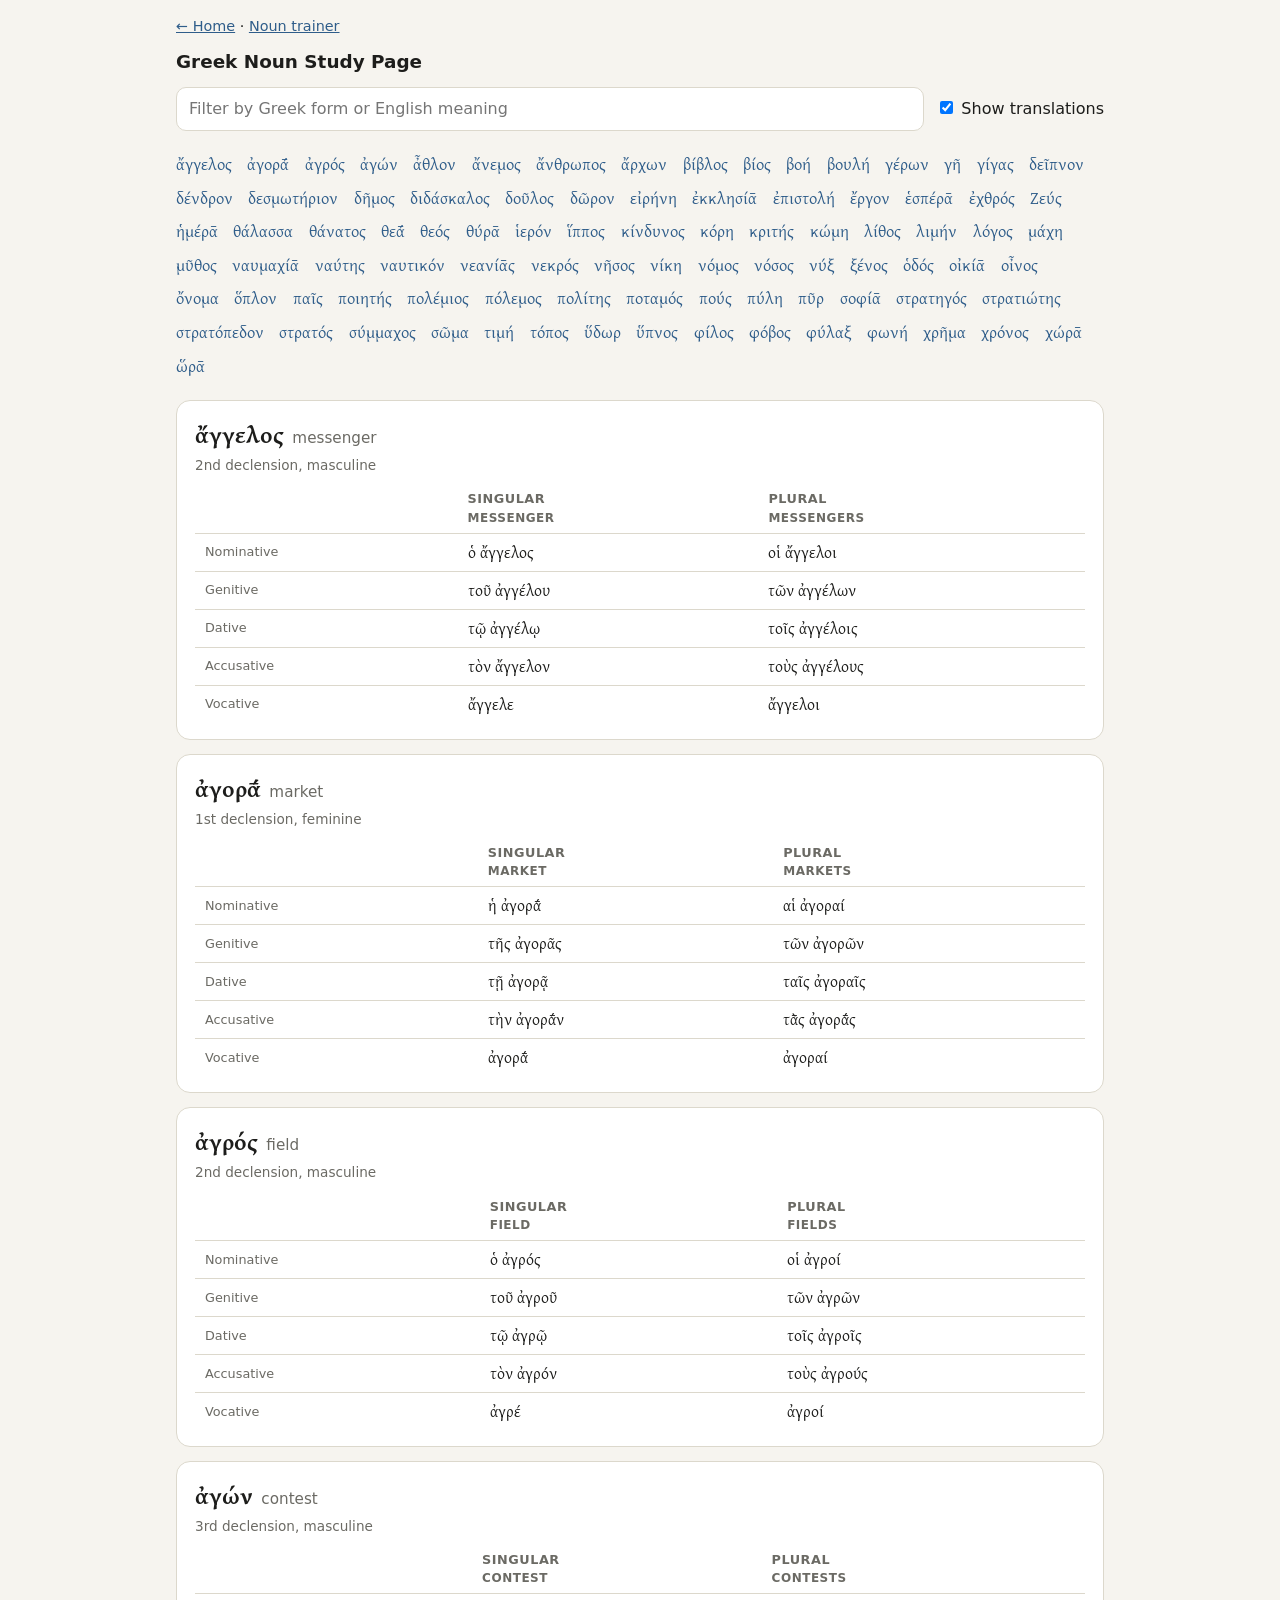
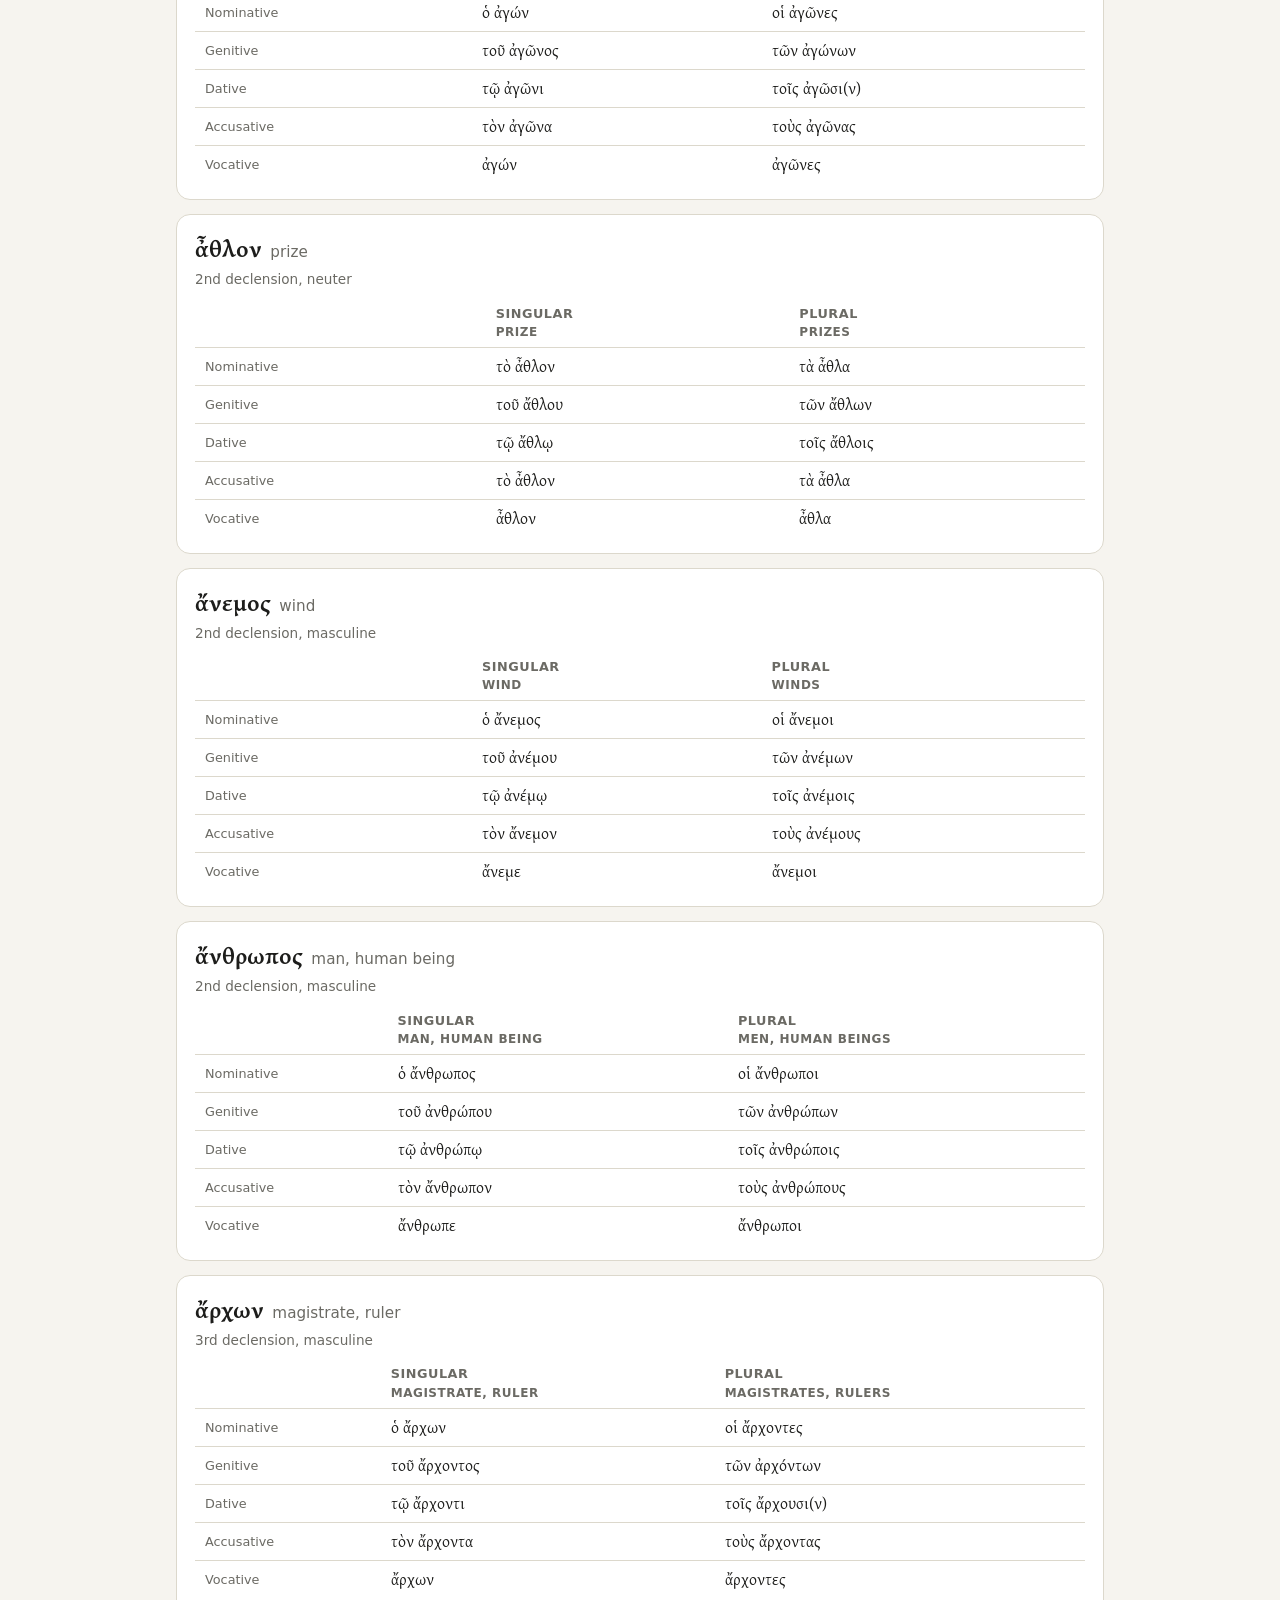
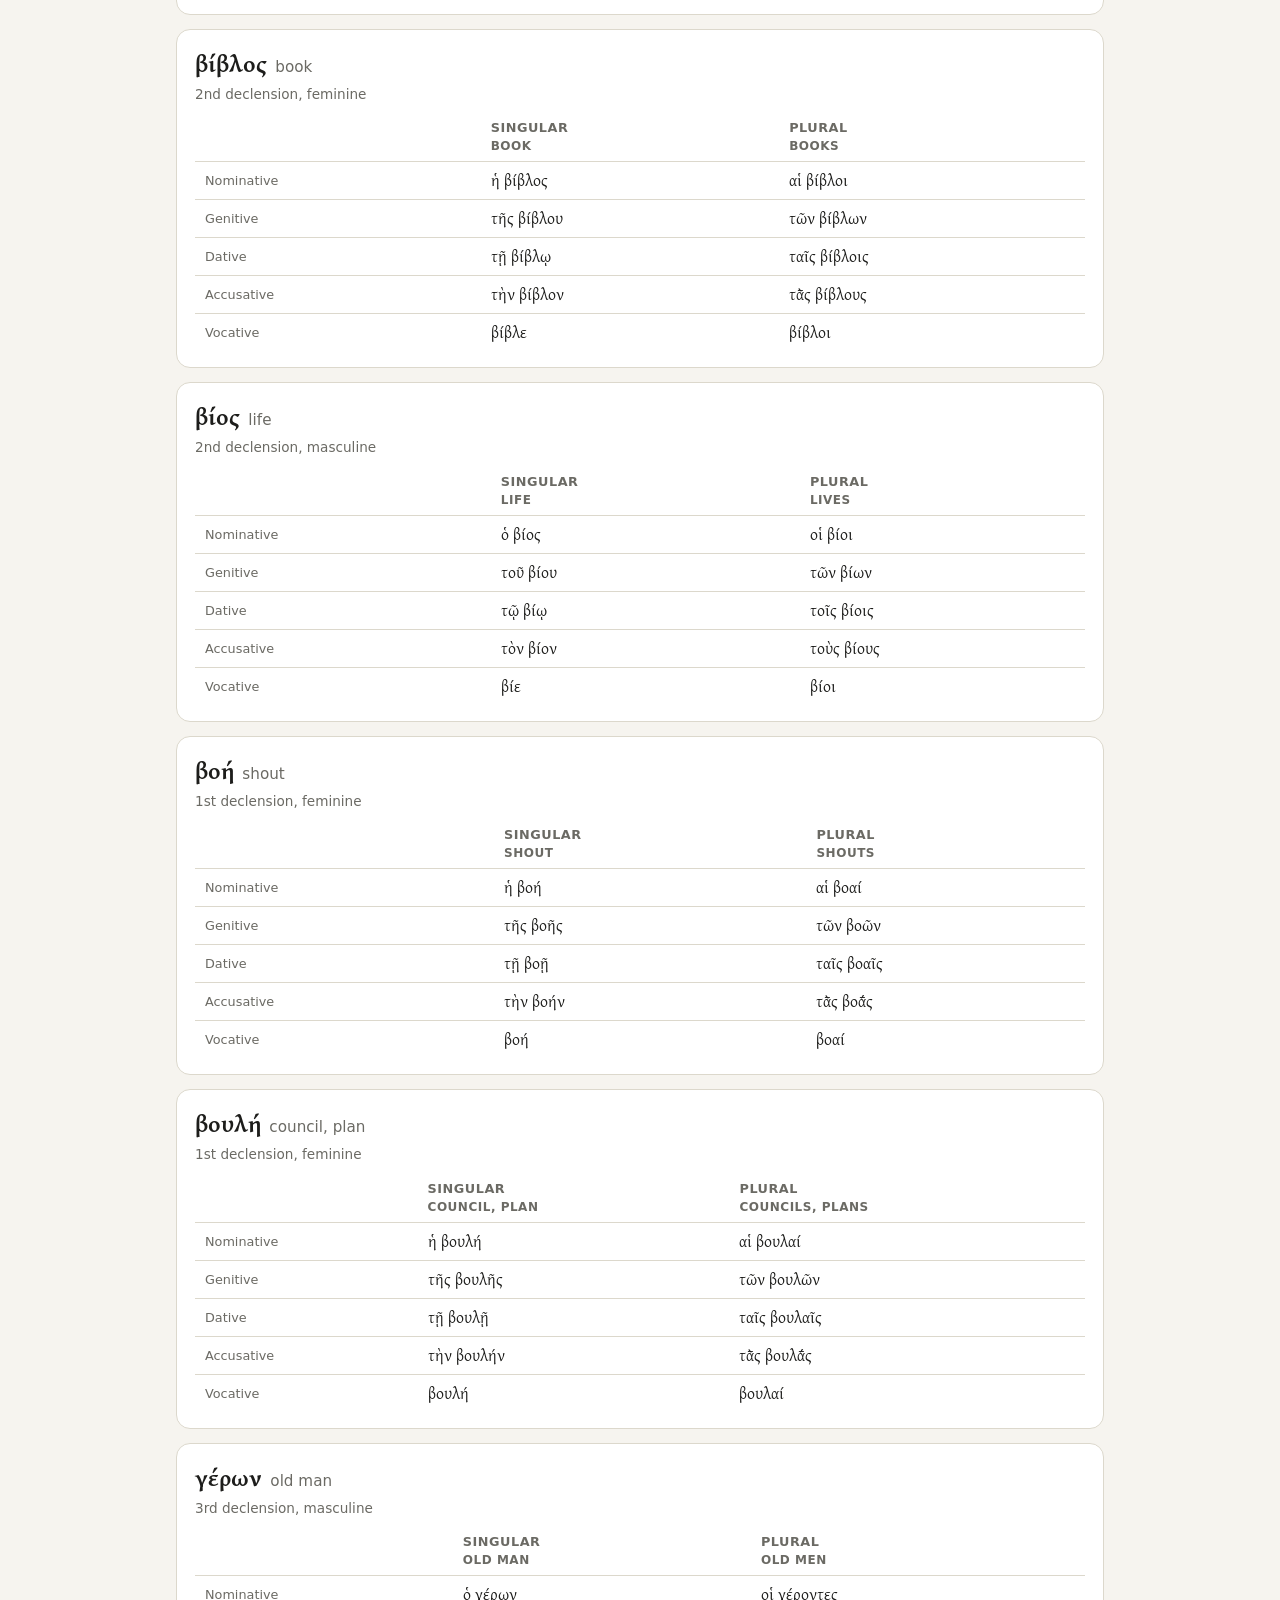
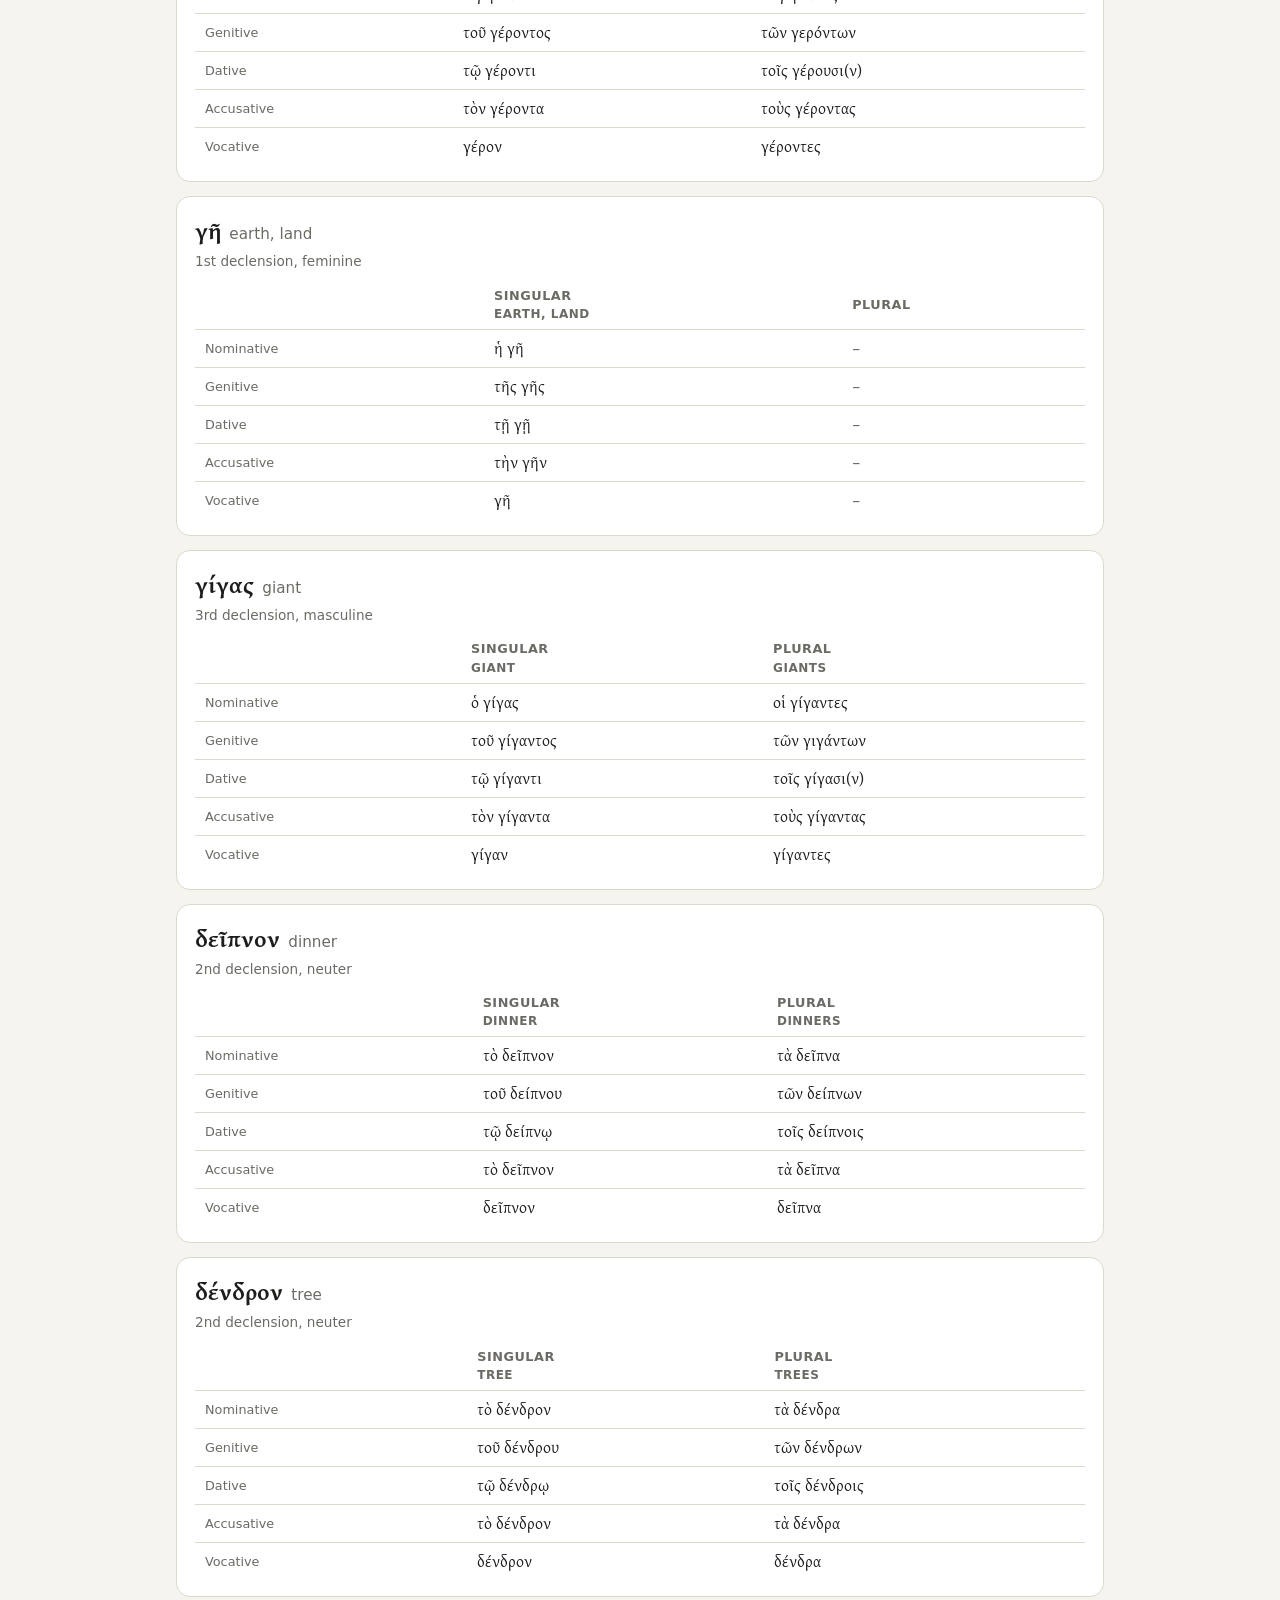
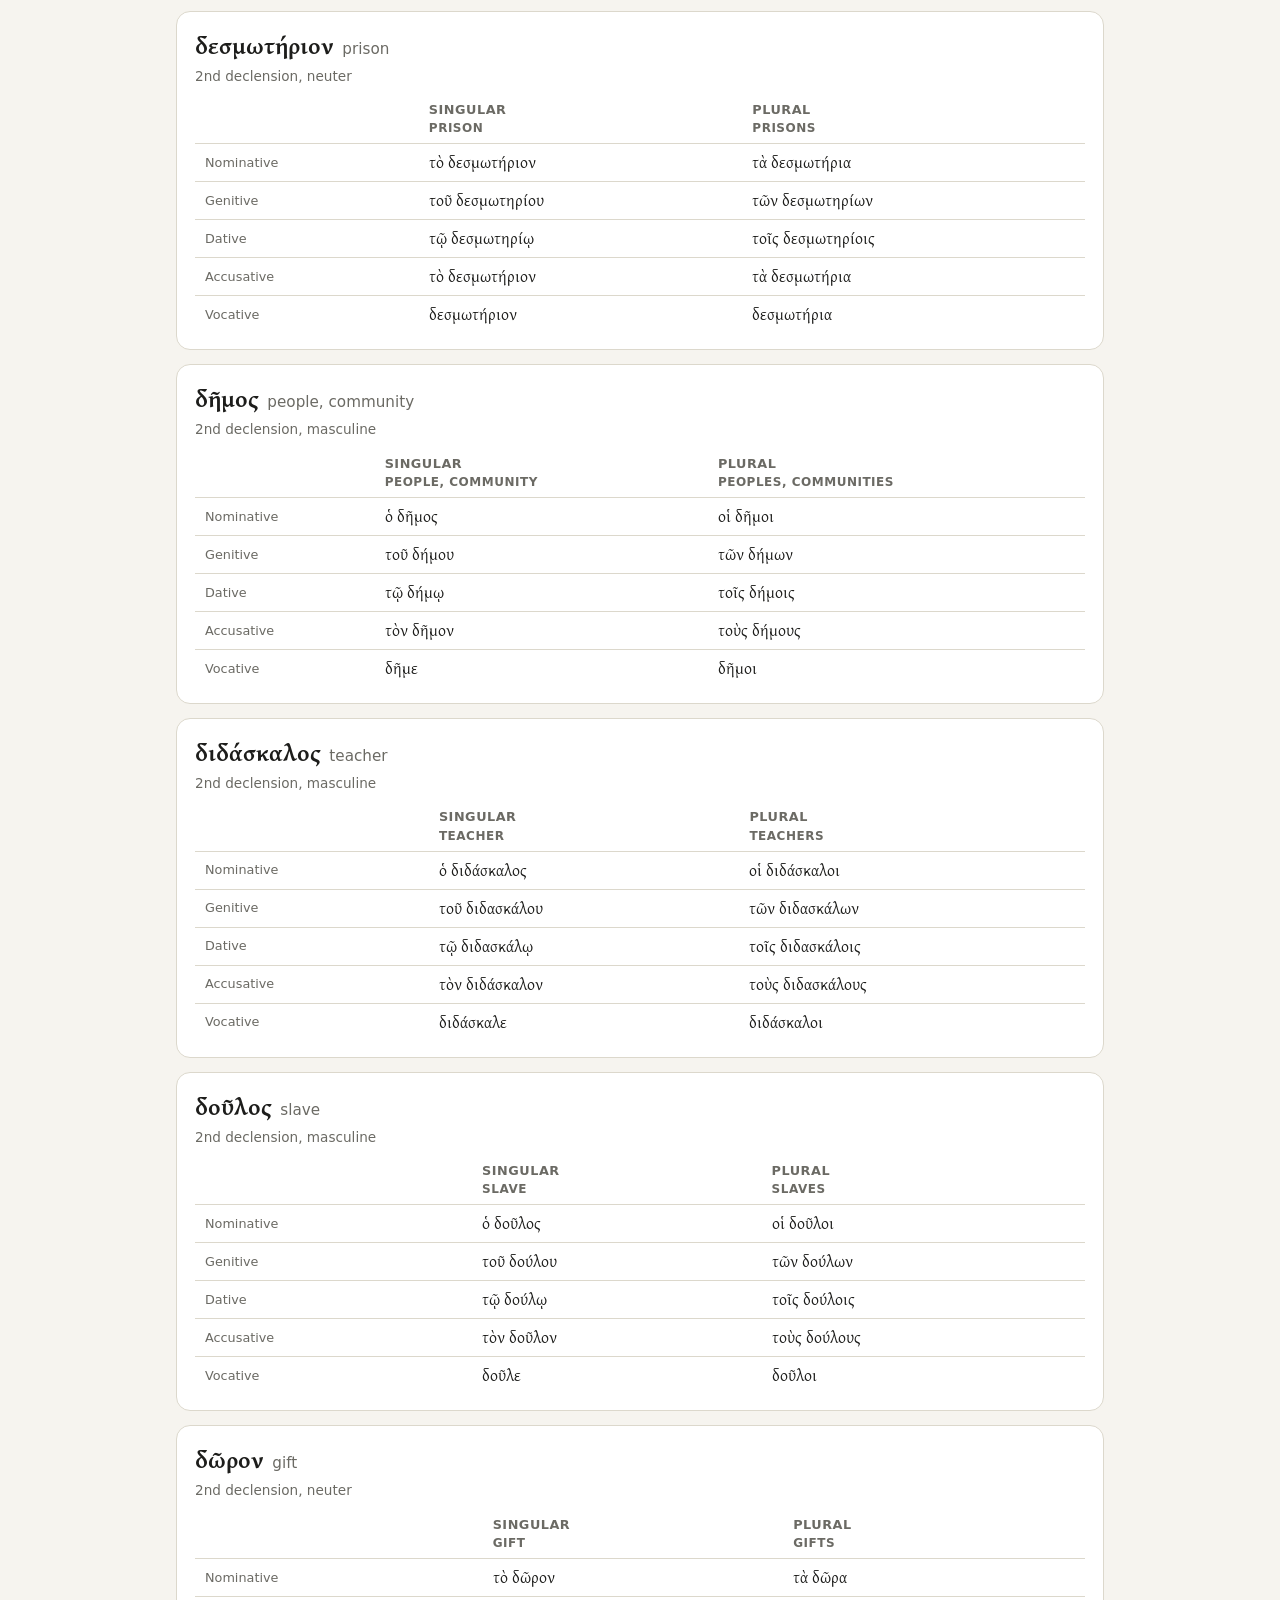
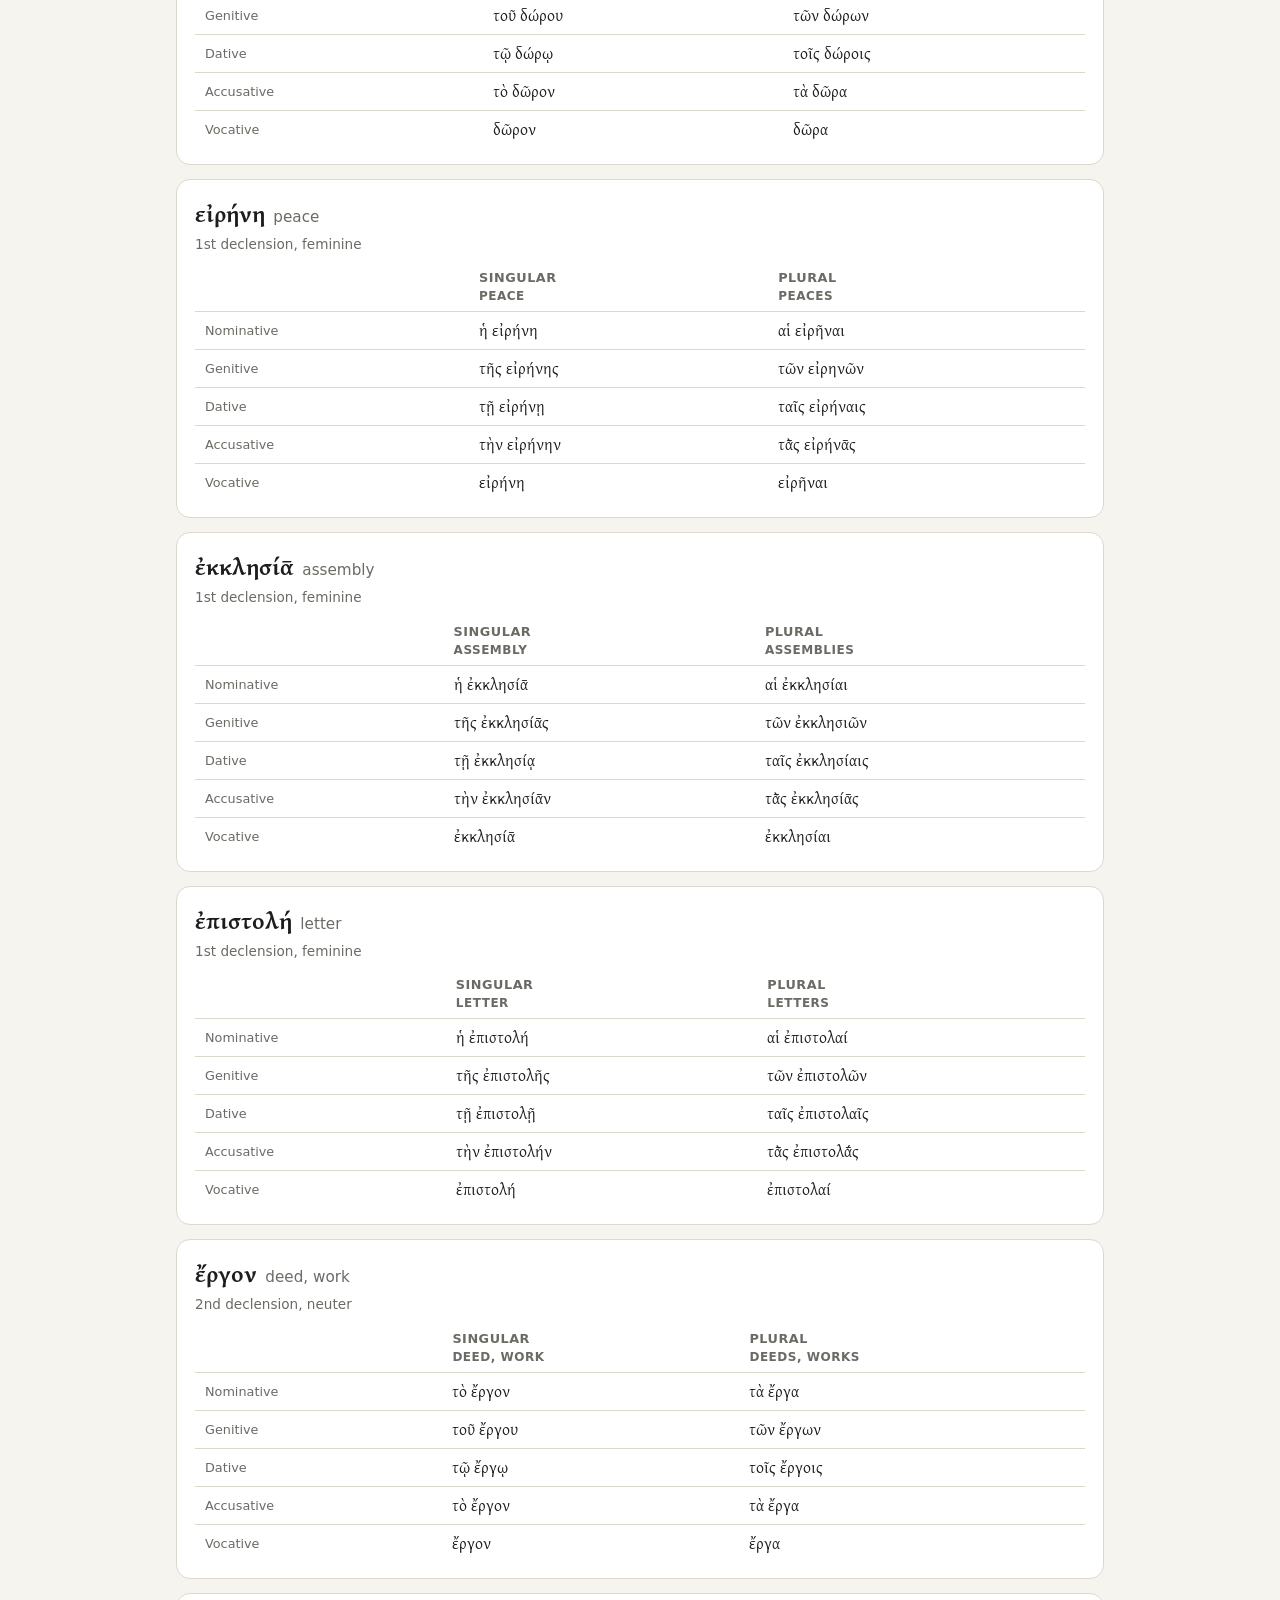
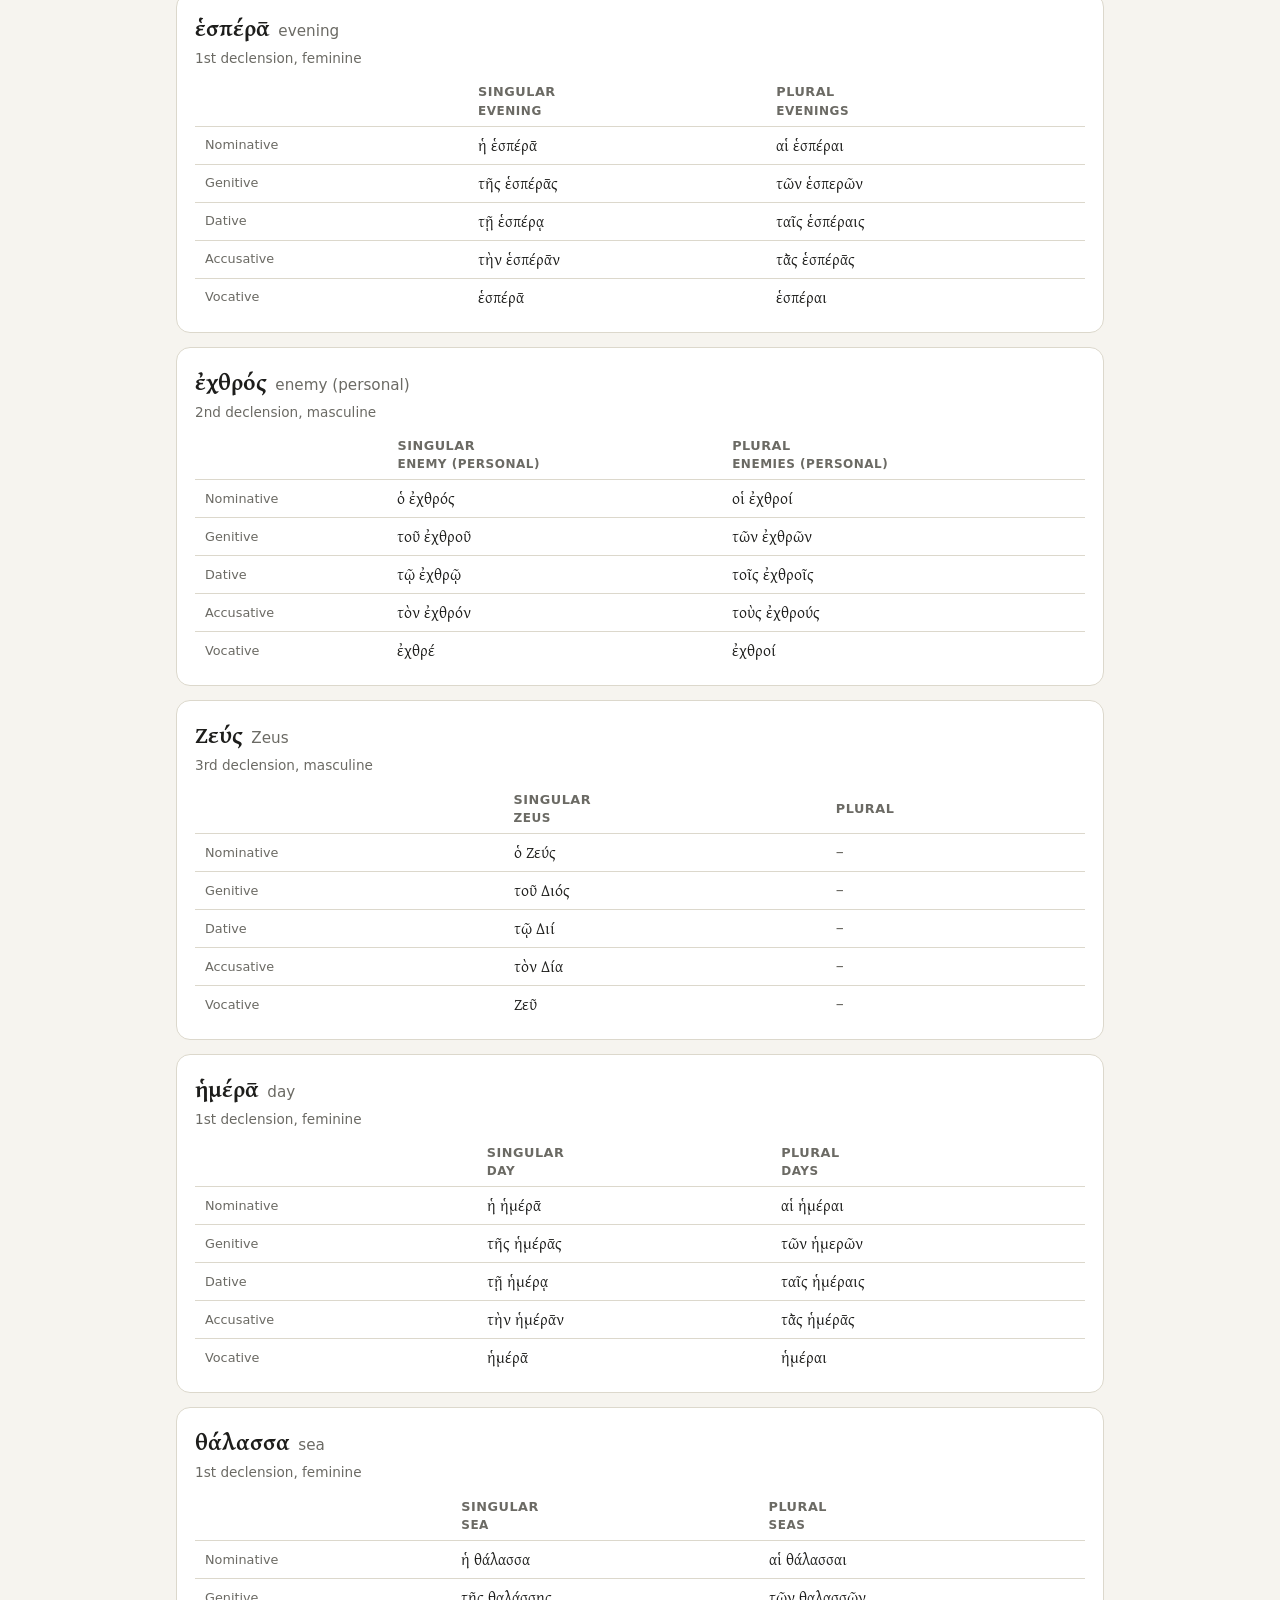
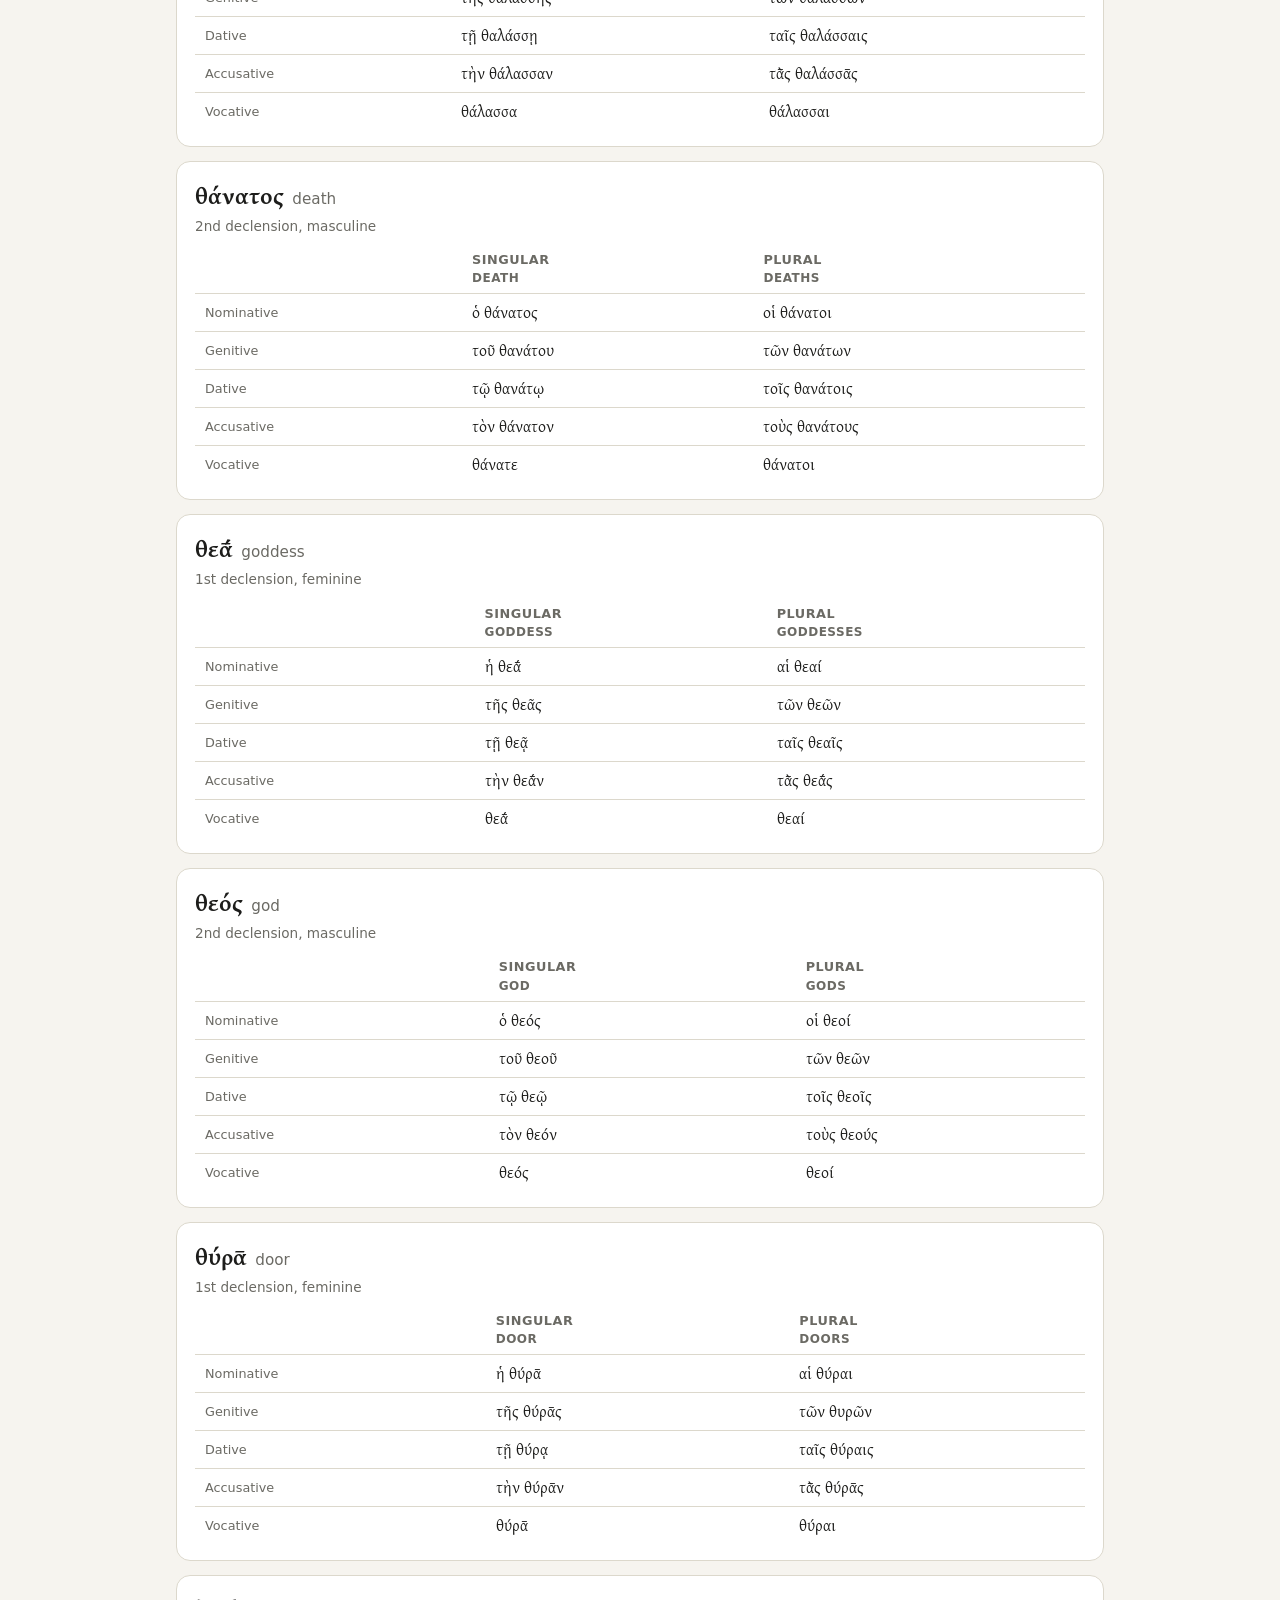
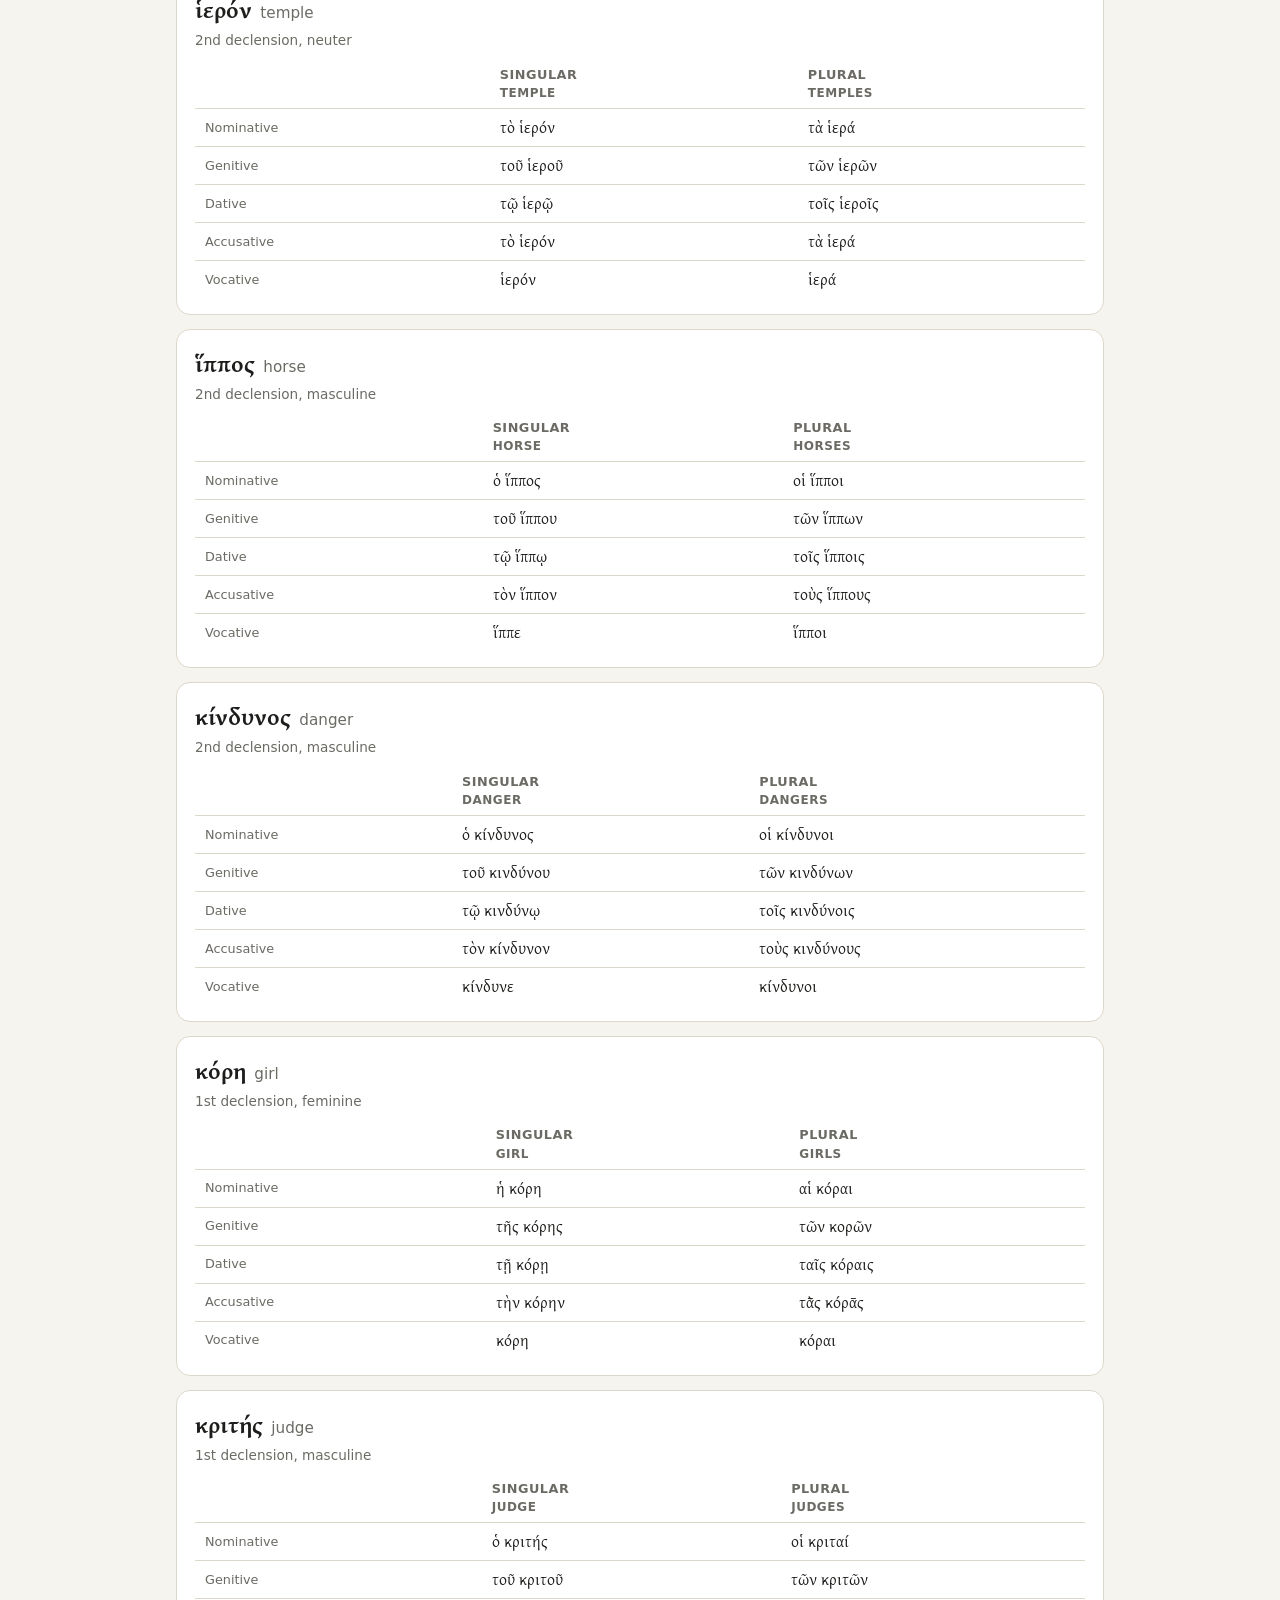
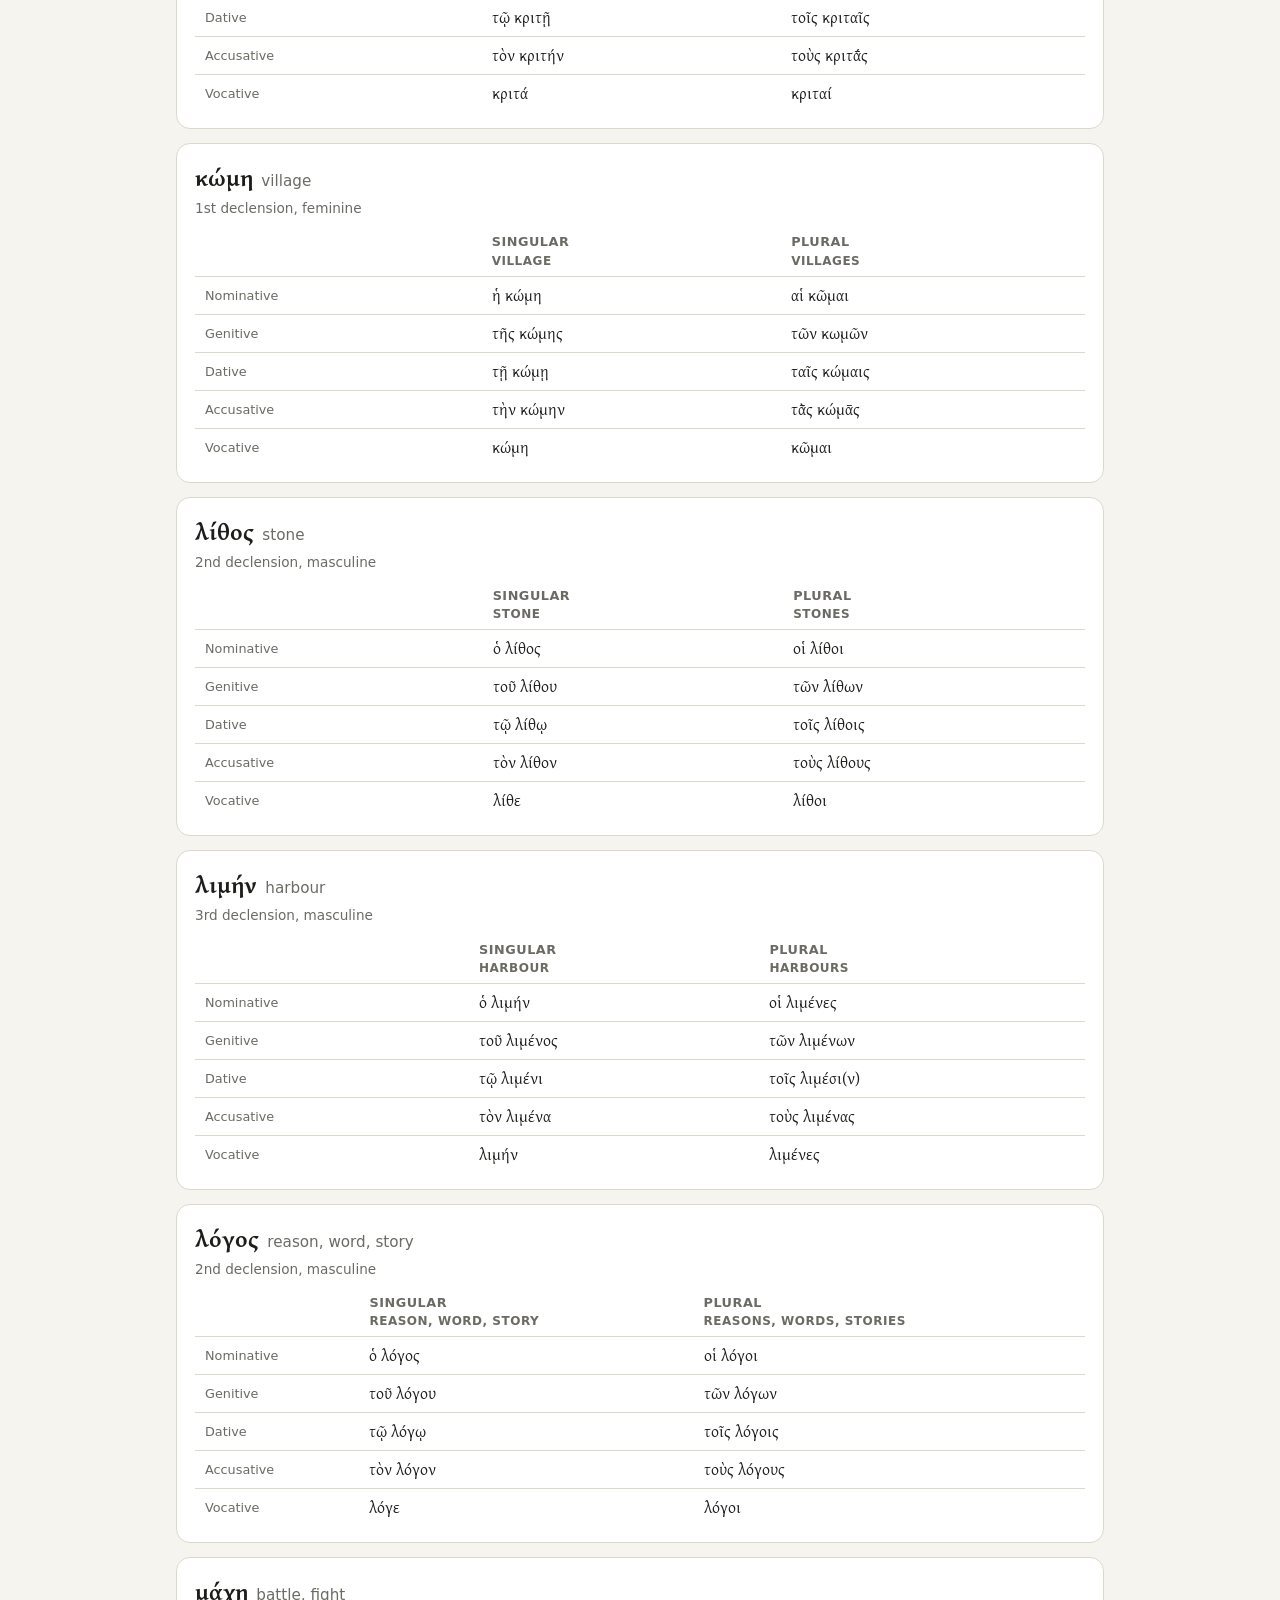
<file: noun-tables.html>
<!DOCTYPE html>
<html lang="en">
<head>
  <meta charset="utf-8">
  <meta name="viewport" content="width=device-width, initial-scale=1, viewport-fit=cover">
  <title>Greek Noun Study Page</title>
  <!-- GENERATED by build_data.py from nounlist.csv. Do not edit by hand. -->
  <link href="https://fonts.googleapis.com/css2?family=Gentium+Plus:ital,wght@0,400;0,700&display=swap" rel="stylesheet">
  <link rel="stylesheet" href="styles.css">
</head>
<body>
  <main class="wide">
    <nav class="site-nav"><a href="index.html">&larr; Home</a> &middot; <a href="./nouns.html">Noun trainer</a></nav>
    <h1>Greek Noun Study Page</h1>

    <div class="toolbar">
      <input type="search" id="filter" placeholder="Filter by Greek form or English meaning"
             autocomplete="off" autocapitalize="off" spellcheck="false">
      <label><input type="checkbox" id="show-english" checked> Show translations</label>
    </div>

    <p class="jump"><a href="#n-ἄγγελος" class="greek-inline">ἄγγελος</a> <a href="#n-ἀγορᾱ́" class="greek-inline">ἀγορᾱ́</a> <a href="#n-ἀγρός" class="greek-inline">ἀγρός</a> <a href="#n-ἀγών" class="greek-inline">ἀγών</a> <a href="#n-ἆθλον" class="greek-inline">ἆθλον</a> <a href="#n-ἄνεμος" class="greek-inline">ἄνεμος</a> <a href="#n-ἄνθρωπος" class="greek-inline">ἄνθρωπος</a> <a href="#n-ἄρχων" class="greek-inline">ἄρχων</a> <a href="#n-βίβλος" class="greek-inline">βίβλος</a> <a href="#n-βίος" class="greek-inline">βίος</a> <a href="#n-βοή" class="greek-inline">βοή</a> <a href="#n-βουλή" class="greek-inline">βουλή</a> <a href="#n-γέρων" class="greek-inline">γέρων</a> <a href="#n-γῆ" class="greek-inline">γῆ</a> <a href="#n-γίγας" class="greek-inline">γίγας</a> <a href="#n-δεῖπνον" class="greek-inline">δεῖπνον</a> <a href="#n-δένδρον" class="greek-inline">δένδρον</a> <a href="#n-δεσμωτήριον" class="greek-inline">δεσμωτήριον</a> <a href="#n-δῆμος" class="greek-inline">δῆμος</a> <a href="#n-διδάσκαλος" class="greek-inline">διδάσκαλος</a> <a href="#n-δοῦλος" class="greek-inline">δοῦλος</a> <a href="#n-δῶρον" class="greek-inline">δῶρον</a> <a href="#n-εἰρήνη" class="greek-inline">εἰρήνη</a> <a href="#n-ἐκκλησίᾱ" class="greek-inline">ἐκκλησίᾱ</a> <a href="#n-ἐπιστολή" class="greek-inline">ἐπιστολή</a> <a href="#n-ἔργον" class="greek-inline">ἔργον</a> <a href="#n-ἑσπέρᾱ" class="greek-inline">ἑσπέρᾱ</a> <a href="#n-ἐχθρός" class="greek-inline">ἐχθρός</a> <a href="#n-Ζεύς" class="greek-inline">Ζεύς</a> <a href="#n-ἡμέρᾱ" class="greek-inline">ἡμέρᾱ</a> <a href="#n-θάλασσα" class="greek-inline">θάλασσα</a> <a href="#n-θάνατος" class="greek-inline">θάνατος</a> <a href="#n-θεᾱ́" class="greek-inline">θεᾱ́</a> <a href="#n-θεός" class="greek-inline">θεός</a> <a href="#n-θύρᾱ" class="greek-inline">θύρᾱ</a> <a href="#n-ἱερόν" class="greek-inline">ἱερόν</a> <a href="#n-ἵππος" class="greek-inline">ἵππος</a> <a href="#n-κίνδυνος" class="greek-inline">κίνδυνος</a> <a href="#n-κόρη" class="greek-inline">κόρη</a> <a href="#n-κριτής" class="greek-inline">κριτής</a> <a href="#n-κώμη" class="greek-inline">κώμη</a> <a href="#n-λίθος" class="greek-inline">λίθος</a> <a href="#n-λιμήν" class="greek-inline">λιμήν</a> <a href="#n-λόγος" class="greek-inline">λόγος</a> <a href="#n-μάχη" class="greek-inline">μάχη</a> <a href="#n-μῦθος" class="greek-inline">μῦθος</a> <a href="#n-ναυμαχίᾱ" class="greek-inline">ναυμαχίᾱ</a> <a href="#n-ναύτης" class="greek-inline">ναύτης</a> <a href="#n-ναυτικόν" class="greek-inline">ναυτικόν</a> <a href="#n-νεανίᾱς" class="greek-inline">νεανίᾱς</a> <a href="#n-νεκρός" class="greek-inline">νεκρός</a> <a href="#n-νῆσος" class="greek-inline">νῆσος</a> <a href="#n-νίκη" class="greek-inline">νίκη</a> <a href="#n-νόμος" class="greek-inline">νόμος</a> <a href="#n-νόσος" class="greek-inline">νόσος</a> <a href="#n-νύξ" class="greek-inline">νύξ</a> <a href="#n-ξένος" class="greek-inline">ξένος</a> <a href="#n-ὁδός" class="greek-inline">ὁδός</a> <a href="#n-οἰκίᾱ" class="greek-inline">οἰκίᾱ</a> <a href="#n-οἶνος" class="greek-inline">οἶνος</a> <a href="#n-ὄνομα" class="greek-inline">ὄνομα</a> <a href="#n-ὅπλον" class="greek-inline">ὅπλον</a> <a href="#n-παῖς" class="greek-inline">παῖς</a> <a href="#n-ποιητής" class="greek-inline">ποιητής</a> <a href="#n-πολέμιος" class="greek-inline">πολέμιος</a> <a href="#n-πόλεμος" class="greek-inline">πόλεμος</a> <a href="#n-πολίτης" class="greek-inline">πολίτης</a> <a href="#n-ποταμός" class="greek-inline">ποταμός</a> <a href="#n-πούς" class="greek-inline">πούς</a> <a href="#n-πύλη" class="greek-inline">πύλη</a> <a href="#n-πῦρ" class="greek-inline">πῦρ</a> <a href="#n-σοφίᾱ" class="greek-inline">σοφίᾱ</a> <a href="#n-στρατηγός" class="greek-inline">στρατηγός</a> <a href="#n-στρατιώτης" class="greek-inline">στρατιώτης</a> <a href="#n-στρατόπεδον" class="greek-inline">στρατόπεδον</a> <a href="#n-στρατός" class="greek-inline">στρατός</a> <a href="#n-σύμμαχος" class="greek-inline">σύμμαχος</a> <a href="#n-σῶμα" class="greek-inline">σῶμα</a> <a href="#n-τιμή" class="greek-inline">τιμή</a> <a href="#n-τόπος" class="greek-inline">τόπος</a> <a href="#n-ὕδωρ" class="greek-inline">ὕδωρ</a> <a href="#n-ὕπνος" class="greek-inline">ὕπνος</a> <a href="#n-φίλος" class="greek-inline">φίλος</a> <a href="#n-φόβος" class="greek-inline">φόβος</a> <a href="#n-φύλαξ" class="greek-inline">φύλαξ</a> <a href="#n-φωνή" class="greek-inline">φωνή</a> <a href="#n-χρῆμα" class="greek-inline">χρῆμα</a> <a href="#n-χρόνος" class="greek-inline">χρόνος</a> <a href="#n-χώρᾱ" class="greek-inline">χώρᾱ</a> <a href="#n-ὥρᾱ" class="greek-inline">ὥρᾱ</a></p>

    <section class="verb noun" id="n-ἄγγελος" data-search="ἄγγελος messenger messengers ἄγγελος ἄγγελοι ἀγγέλου ἀγγέλων ἀγγέλῳ ἀγγέλοις ἄγγελον ἀγγέλους ἄγγελε ἄγγελοι">
  <h2><span class="greek-inline">ἄγγελος</span> <span class="verb-gloss">messenger</span></h2>
  <p class="verb-english">2nd declension, masculine</p>
  <div class="table-wrap"><table>
    <thead><tr><th></th><th>Singular<span class="gloss">messenger</span></th><th>Plural<span class="gloss">messengers</span></th></tr></thead>
    <tbody>
      <tr><th>Nominative</th><td><span class="greek-inline">ὁ ἄγγελος</span></td><td><span class="greek-inline">οἱ ἄγγελοι</span></td></tr>
      <tr><th>Genitive</th><td><span class="greek-inline">τοῦ ἀγγέλου</span></td><td><span class="greek-inline">τῶν ἀγγέλων</span></td></tr>
      <tr><th>Dative</th><td><span class="greek-inline">τῷ ἀγγέλῳ</span></td><td><span class="greek-inline">τοῖς ἀγγέλοις</span></td></tr>
      <tr><th>Accusative</th><td><span class="greek-inline">τὸν ἄγγελον</span></td><td><span class="greek-inline">τοὺς ἀγγέλους</span></td></tr>
      <tr><th>Vocative</th><td><span class="greek-inline">ἄγγελε</span></td><td><span class="greek-inline">ἄγγελοι</span></td></tr>
    </tbody>
  </table></div>
</section>

    <section class="verb noun" id="n-ἀγορᾱ́" data-search="ἀγορᾱ́ market markets ἀγορᾱ́ ἀγοραί ἀγορᾶς ἀγορῶν ἀγορᾷ ἀγοραῖς ἀγορᾱ́ν ἀγορᾱ́ς ἀγορᾱ́ ἀγοραί">
  <h2><span class="greek-inline">ἀγορᾱ́</span> <span class="verb-gloss">market</span></h2>
  <p class="verb-english">1st declension, feminine</p>
  <div class="table-wrap"><table>
    <thead><tr><th></th><th>Singular<span class="gloss">market</span></th><th>Plural<span class="gloss">markets</span></th></tr></thead>
    <tbody>
      <tr><th>Nominative</th><td><span class="greek-inline">ἡ ἀγορᾱ́</span></td><td><span class="greek-inline">αἱ ἀγοραί</span></td></tr>
      <tr><th>Genitive</th><td><span class="greek-inline">τῆς ἀγορᾶς</span></td><td><span class="greek-inline">τῶν ἀγορῶν</span></td></tr>
      <tr><th>Dative</th><td><span class="greek-inline">τῇ ἀγορᾷ</span></td><td><span class="greek-inline">ταῖς ἀγοραῖς</span></td></tr>
      <tr><th>Accusative</th><td><span class="greek-inline">τὴν ἀγορᾱ́ν</span></td><td><span class="greek-inline">τᾱ̀ς ἀγορᾱ́ς</span></td></tr>
      <tr><th>Vocative</th><td><span class="greek-inline">ἀγορᾱ́</span></td><td><span class="greek-inline">ἀγοραί</span></td></tr>
    </tbody>
  </table></div>
</section>

    <section class="verb noun" id="n-ἀγρός" data-search="ἀγρός field fields ἀγρός ἀγροί ἀγροῦ ἀγρῶν ἀγρῷ ἀγροῖς ἀγρόν ἀγρούς ἀγρέ ἀγροί">
  <h2><span class="greek-inline">ἀγρός</span> <span class="verb-gloss">field</span></h2>
  <p class="verb-english">2nd declension, masculine</p>
  <div class="table-wrap"><table>
    <thead><tr><th></th><th>Singular<span class="gloss">field</span></th><th>Plural<span class="gloss">fields</span></th></tr></thead>
    <tbody>
      <tr><th>Nominative</th><td><span class="greek-inline">ὁ ἀγρός</span></td><td><span class="greek-inline">οἱ ἀγροί</span></td></tr>
      <tr><th>Genitive</th><td><span class="greek-inline">τοῦ ἀγροῦ</span></td><td><span class="greek-inline">τῶν ἀγρῶν</span></td></tr>
      <tr><th>Dative</th><td><span class="greek-inline">τῷ ἀγρῷ</span></td><td><span class="greek-inline">τοῖς ἀγροῖς</span></td></tr>
      <tr><th>Accusative</th><td><span class="greek-inline">τὸν ἀγρόν</span></td><td><span class="greek-inline">τοὺς ἀγρούς</span></td></tr>
      <tr><th>Vocative</th><td><span class="greek-inline">ἀγρέ</span></td><td><span class="greek-inline">ἀγροί</span></td></tr>
    </tbody>
  </table></div>
</section>

    <section class="verb noun" id="n-ἀγών" data-search="ἀγών contest contests ἀγών ἀγῶνες ἀγῶνος ἀγώνων ἀγῶνι ἀγῶσι(ν) ἀγῶνα ἀγῶνας ἀγών ἀγῶνες">
  <h2><span class="greek-inline">ἀγών</span> <span class="verb-gloss">contest</span></h2>
  <p class="verb-english">3rd declension, masculine</p>
  <div class="table-wrap"><table>
    <thead><tr><th></th><th>Singular<span class="gloss">contest</span></th><th>Plural<span class="gloss">contests</span></th></tr></thead>
    <tbody>
      <tr><th>Nominative</th><td><span class="greek-inline">ὁ ἀγών</span></td><td><span class="greek-inline">οἱ ἀγῶνες</span></td></tr>
      <tr><th>Genitive</th><td><span class="greek-inline">τοῦ ἀγῶνος</span></td><td><span class="greek-inline">τῶν ἀγώνων</span></td></tr>
      <tr><th>Dative</th><td><span class="greek-inline">τῷ ἀγῶνι</span></td><td><span class="greek-inline">τοῖς ἀγῶσι(ν)</span></td></tr>
      <tr><th>Accusative</th><td><span class="greek-inline">τὸν ἀγῶνα</span></td><td><span class="greek-inline">τοὺς ἀγῶνας</span></td></tr>
      <tr><th>Vocative</th><td><span class="greek-inline">ἀγών</span></td><td><span class="greek-inline">ἀγῶνες</span></td></tr>
    </tbody>
  </table></div>
</section>

    <section class="verb noun" id="n-ἆθλον" data-search="ἆθλον prize prizes ἆθλον ἆθλα ἄθλου ἄθλων ἄθλῳ ἄθλοις ἆθλον ἆθλα ἆθλον ἆθλα">
  <h2><span class="greek-inline">ἆθλον</span> <span class="verb-gloss">prize</span></h2>
  <p class="verb-english">2nd declension, neuter</p>
  <div class="table-wrap"><table>
    <thead><tr><th></th><th>Singular<span class="gloss">prize</span></th><th>Plural<span class="gloss">prizes</span></th></tr></thead>
    <tbody>
      <tr><th>Nominative</th><td><span class="greek-inline">τὸ ἆθλον</span></td><td><span class="greek-inline">τὰ ἆθλα</span></td></tr>
      <tr><th>Genitive</th><td><span class="greek-inline">τοῦ ἄθλου</span></td><td><span class="greek-inline">τῶν ἄθλων</span></td></tr>
      <tr><th>Dative</th><td><span class="greek-inline">τῷ ἄθλῳ</span></td><td><span class="greek-inline">τοῖς ἄθλοις</span></td></tr>
      <tr><th>Accusative</th><td><span class="greek-inline">τὸ ἆθλον</span></td><td><span class="greek-inline">τὰ ἆθλα</span></td></tr>
      <tr><th>Vocative</th><td><span class="greek-inline">ἆθλον</span></td><td><span class="greek-inline">ἆθλα</span></td></tr>
    </tbody>
  </table></div>
</section>

    <section class="verb noun" id="n-ἄνεμος" data-search="ἄνεμος wind winds ἄνεμος ἄνεμοι ἀνέμου ἀνέμων ἀνέμῳ ἀνέμοις ἄνεμον ἀνέμους ἄνεμε ἄνεμοι">
  <h2><span class="greek-inline">ἄνεμος</span> <span class="verb-gloss">wind</span></h2>
  <p class="verb-english">2nd declension, masculine</p>
  <div class="table-wrap"><table>
    <thead><tr><th></th><th>Singular<span class="gloss">wind</span></th><th>Plural<span class="gloss">winds</span></th></tr></thead>
    <tbody>
      <tr><th>Nominative</th><td><span class="greek-inline">ὁ ἄνεμος</span></td><td><span class="greek-inline">οἱ ἄνεμοι</span></td></tr>
      <tr><th>Genitive</th><td><span class="greek-inline">τοῦ ἀνέμου</span></td><td><span class="greek-inline">τῶν ἀνέμων</span></td></tr>
      <tr><th>Dative</th><td><span class="greek-inline">τῷ ἀνέμῳ</span></td><td><span class="greek-inline">τοῖς ἀνέμοις</span></td></tr>
      <tr><th>Accusative</th><td><span class="greek-inline">τὸν ἄνεμον</span></td><td><span class="greek-inline">τοὺς ἀνέμους</span></td></tr>
      <tr><th>Vocative</th><td><span class="greek-inline">ἄνεμε</span></td><td><span class="greek-inline">ἄνεμοι</span></td></tr>
    </tbody>
  </table></div>
</section>

    <section class="verb noun" id="n-ἄνθρωπος" data-search="ἄνθρωπος man, human being men, human beings ἄνθρωπος ἄνθρωποι ἀνθρώπου ἀνθρώπων ἀνθρώπῳ ἀνθρώποις ἄνθρωπον ἀνθρώπους ἄνθρωπε ἄνθρωποι">
  <h2><span class="greek-inline">ἄνθρωπος</span> <span class="verb-gloss">man, human being</span></h2>
  <p class="verb-english">2nd declension, masculine</p>
  <div class="table-wrap"><table>
    <thead><tr><th></th><th>Singular<span class="gloss">man, human being</span></th><th>Plural<span class="gloss">men, human beings</span></th></tr></thead>
    <tbody>
      <tr><th>Nominative</th><td><span class="greek-inline">ὁ ἄνθρωπος</span></td><td><span class="greek-inline">οἱ ἄνθρωποι</span></td></tr>
      <tr><th>Genitive</th><td><span class="greek-inline">τοῦ ἀνθρώπου</span></td><td><span class="greek-inline">τῶν ἀνθρώπων</span></td></tr>
      <tr><th>Dative</th><td><span class="greek-inline">τῷ ἀνθρώπῳ</span></td><td><span class="greek-inline">τοῖς ἀνθρώποις</span></td></tr>
      <tr><th>Accusative</th><td><span class="greek-inline">τὸν ἄνθρωπον</span></td><td><span class="greek-inline">τοὺς ἀνθρώπους</span></td></tr>
      <tr><th>Vocative</th><td><span class="greek-inline">ἄνθρωπε</span></td><td><span class="greek-inline">ἄνθρωποι</span></td></tr>
    </tbody>
  </table></div>
</section>

    <section class="verb noun" id="n-ἄρχων" data-search="ἄρχων magistrate, ruler magistrates, rulers ἄρχων ἄρχοντες ἄρχοντος ἀρχόντων ἄρχοντι ἄρχουσι(ν) ἄρχοντα ἄρχοντας ἄρχων ἄρχοντες">
  <h2><span class="greek-inline">ἄρχων</span> <span class="verb-gloss">magistrate, ruler</span></h2>
  <p class="verb-english">3rd declension, masculine</p>
  <div class="table-wrap"><table>
    <thead><tr><th></th><th>Singular<span class="gloss">magistrate, ruler</span></th><th>Plural<span class="gloss">magistrates, rulers</span></th></tr></thead>
    <tbody>
      <tr><th>Nominative</th><td><span class="greek-inline">ὁ ἄρχων</span></td><td><span class="greek-inline">οἱ ἄρχοντες</span></td></tr>
      <tr><th>Genitive</th><td><span class="greek-inline">τοῦ ἄρχοντος</span></td><td><span class="greek-inline">τῶν ἀρχόντων</span></td></tr>
      <tr><th>Dative</th><td><span class="greek-inline">τῷ ἄρχοντι</span></td><td><span class="greek-inline">τοῖς ἄρχουσι(ν)</span></td></tr>
      <tr><th>Accusative</th><td><span class="greek-inline">τὸν ἄρχοντα</span></td><td><span class="greek-inline">τοὺς ἄρχοντας</span></td></tr>
      <tr><th>Vocative</th><td><span class="greek-inline">ἄρχων</span></td><td><span class="greek-inline">ἄρχοντες</span></td></tr>
    </tbody>
  </table></div>
</section>

    <section class="verb noun" id="n-βίβλος" data-search="βίβλος book books βίβλος βίβλοι βίβλου βίβλων βίβλῳ βίβλοις βίβλον βίβλους βίβλε βίβλοι">
  <h2><span class="greek-inline">βίβλος</span> <span class="verb-gloss">book</span></h2>
  <p class="verb-english">2nd declension, feminine</p>
  <div class="table-wrap"><table>
    <thead><tr><th></th><th>Singular<span class="gloss">book</span></th><th>Plural<span class="gloss">books</span></th></tr></thead>
    <tbody>
      <tr><th>Nominative</th><td><span class="greek-inline">ἡ βίβλος</span></td><td><span class="greek-inline">αἱ βίβλοι</span></td></tr>
      <tr><th>Genitive</th><td><span class="greek-inline">τῆς βίβλου</span></td><td><span class="greek-inline">τῶν βίβλων</span></td></tr>
      <tr><th>Dative</th><td><span class="greek-inline">τῇ βίβλῳ</span></td><td><span class="greek-inline">ταῖς βίβλοις</span></td></tr>
      <tr><th>Accusative</th><td><span class="greek-inline">τὴν βίβλον</span></td><td><span class="greek-inline">τᾱ̀ς βίβλους</span></td></tr>
      <tr><th>Vocative</th><td><span class="greek-inline">βίβλε</span></td><td><span class="greek-inline">βίβλοι</span></td></tr>
    </tbody>
  </table></div>
</section>

    <section class="verb noun" id="n-βίος" data-search="βίος life lives βίος βίοι βίου βίων βίῳ βίοις βίον βίους βίε βίοι">
  <h2><span class="greek-inline">βίος</span> <span class="verb-gloss">life</span></h2>
  <p class="verb-english">2nd declension, masculine</p>
  <div class="table-wrap"><table>
    <thead><tr><th></th><th>Singular<span class="gloss">life</span></th><th>Plural<span class="gloss">lives</span></th></tr></thead>
    <tbody>
      <tr><th>Nominative</th><td><span class="greek-inline">ὁ βίος</span></td><td><span class="greek-inline">οἱ βίοι</span></td></tr>
      <tr><th>Genitive</th><td><span class="greek-inline">τοῦ βίου</span></td><td><span class="greek-inline">τῶν βίων</span></td></tr>
      <tr><th>Dative</th><td><span class="greek-inline">τῷ βίῳ</span></td><td><span class="greek-inline">τοῖς βίοις</span></td></tr>
      <tr><th>Accusative</th><td><span class="greek-inline">τὸν βίον</span></td><td><span class="greek-inline">τοὺς βίους</span></td></tr>
      <tr><th>Vocative</th><td><span class="greek-inline">βίε</span></td><td><span class="greek-inline">βίοι</span></td></tr>
    </tbody>
  </table></div>
</section>

    <section class="verb noun" id="n-βοή" data-search="βοή shout shouts βοή βοαί βοῆς βοῶν βοῇ βοαῖς βοήν βοᾱ́ς βοή βοαί">
  <h2><span class="greek-inline">βοή</span> <span class="verb-gloss">shout</span></h2>
  <p class="verb-english">1st declension, feminine</p>
  <div class="table-wrap"><table>
    <thead><tr><th></th><th>Singular<span class="gloss">shout</span></th><th>Plural<span class="gloss">shouts</span></th></tr></thead>
    <tbody>
      <tr><th>Nominative</th><td><span class="greek-inline">ἡ βοή</span></td><td><span class="greek-inline">αἱ βοαί</span></td></tr>
      <tr><th>Genitive</th><td><span class="greek-inline">τῆς βοῆς</span></td><td><span class="greek-inline">τῶν βοῶν</span></td></tr>
      <tr><th>Dative</th><td><span class="greek-inline">τῇ βοῇ</span></td><td><span class="greek-inline">ταῖς βοαῖς</span></td></tr>
      <tr><th>Accusative</th><td><span class="greek-inline">τὴν βοήν</span></td><td><span class="greek-inline">τᾱ̀ς βοᾱ́ς</span></td></tr>
      <tr><th>Vocative</th><td><span class="greek-inline">βοή</span></td><td><span class="greek-inline">βοαί</span></td></tr>
    </tbody>
  </table></div>
</section>

    <section class="verb noun" id="n-βουλή" data-search="βουλή council, plan councils, plans βουλή βουλαί βουλῆς βουλῶν βουλῇ βουλαῖς βουλήν βουλᾱ́ς βουλή βουλαί">
  <h2><span class="greek-inline">βουλή</span> <span class="verb-gloss">council, plan</span></h2>
  <p class="verb-english">1st declension, feminine</p>
  <div class="table-wrap"><table>
    <thead><tr><th></th><th>Singular<span class="gloss">council, plan</span></th><th>Plural<span class="gloss">councils, plans</span></th></tr></thead>
    <tbody>
      <tr><th>Nominative</th><td><span class="greek-inline">ἡ βουλή</span></td><td><span class="greek-inline">αἱ βουλαί</span></td></tr>
      <tr><th>Genitive</th><td><span class="greek-inline">τῆς βουλῆς</span></td><td><span class="greek-inline">τῶν βουλῶν</span></td></tr>
      <tr><th>Dative</th><td><span class="greek-inline">τῇ βουλῇ</span></td><td><span class="greek-inline">ταῖς βουλαῖς</span></td></tr>
      <tr><th>Accusative</th><td><span class="greek-inline">τὴν βουλήν</span></td><td><span class="greek-inline">τᾱ̀ς βουλᾱ́ς</span></td></tr>
      <tr><th>Vocative</th><td><span class="greek-inline">βουλή</span></td><td><span class="greek-inline">βουλαί</span></td></tr>
    </tbody>
  </table></div>
</section>

    <section class="verb noun" id="n-γέρων" data-search="γέρων old man old men γέρων γέροντες γέροντος γερόντων γέροντι γέρουσι(ν) γέροντα γέροντας γέρον γέροντες">
  <h2><span class="greek-inline">γέρων</span> <span class="verb-gloss">old man</span></h2>
  <p class="verb-english">3rd declension, masculine</p>
  <div class="table-wrap"><table>
    <thead><tr><th></th><th>Singular<span class="gloss">old man</span></th><th>Plural<span class="gloss">old men</span></th></tr></thead>
    <tbody>
      <tr><th>Nominative</th><td><span class="greek-inline">ὁ γέρων</span></td><td><span class="greek-inline">οἱ γέροντες</span></td></tr>
      <tr><th>Genitive</th><td><span class="greek-inline">τοῦ γέροντος</span></td><td><span class="greek-inline">τῶν γερόντων</span></td></tr>
      <tr><th>Dative</th><td><span class="greek-inline">τῷ γέροντι</span></td><td><span class="greek-inline">τοῖς γέρουσι(ν)</span></td></tr>
      <tr><th>Accusative</th><td><span class="greek-inline">τὸν γέροντα</span></td><td><span class="greek-inline">τοὺς γέροντας</span></td></tr>
      <tr><th>Vocative</th><td><span class="greek-inline">γέρον</span></td><td><span class="greek-inline">γέροντες</span></td></tr>
    </tbody>
  </table></div>
</section>

    <section class="verb noun" id="n-γῆ" data-search="γῆ earth, land  γῆ  γῆς  γῇ  γῆν  γῆ ">
  <h2><span class="greek-inline">γῆ</span> <span class="verb-gloss">earth, land</span></h2>
  <p class="verb-english">1st declension, feminine</p>
  <div class="table-wrap"><table>
    <thead><tr><th></th><th>Singular<span class="gloss">earth, land</span></th><th>Plural</th></tr></thead>
    <tbody>
      <tr><th>Nominative</th><td><span class="greek-inline">ἡ γῆ</span></td><td class="none">&ndash;</td></tr>
      <tr><th>Genitive</th><td><span class="greek-inline">τῆς γῆς</span></td><td class="none">&ndash;</td></tr>
      <tr><th>Dative</th><td><span class="greek-inline">τῇ γῇ</span></td><td class="none">&ndash;</td></tr>
      <tr><th>Accusative</th><td><span class="greek-inline">τὴν γῆν</span></td><td class="none">&ndash;</td></tr>
      <tr><th>Vocative</th><td><span class="greek-inline">γῆ</span></td><td class="none">&ndash;</td></tr>
    </tbody>
  </table></div>
</section>

    <section class="verb noun" id="n-γίγας" data-search="γίγας giant giants γίγας γίγαντες γίγαντος γιγάντων γίγαντι γίγασι(ν) γίγαντα γίγαντας γίγαν γίγαντες">
  <h2><span class="greek-inline">γίγας</span> <span class="verb-gloss">giant</span></h2>
  <p class="verb-english">3rd declension, masculine</p>
  <div class="table-wrap"><table>
    <thead><tr><th></th><th>Singular<span class="gloss">giant</span></th><th>Plural<span class="gloss">giants</span></th></tr></thead>
    <tbody>
      <tr><th>Nominative</th><td><span class="greek-inline">ὁ γίγας</span></td><td><span class="greek-inline">οἱ γίγαντες</span></td></tr>
      <tr><th>Genitive</th><td><span class="greek-inline">τοῦ γίγαντος</span></td><td><span class="greek-inline">τῶν γιγάντων</span></td></tr>
      <tr><th>Dative</th><td><span class="greek-inline">τῷ γίγαντι</span></td><td><span class="greek-inline">τοῖς γίγασι(ν)</span></td></tr>
      <tr><th>Accusative</th><td><span class="greek-inline">τὸν γίγαντα</span></td><td><span class="greek-inline">τοὺς γίγαντας</span></td></tr>
      <tr><th>Vocative</th><td><span class="greek-inline">γίγαν</span></td><td><span class="greek-inline">γίγαντες</span></td></tr>
    </tbody>
  </table></div>
</section>

    <section class="verb noun" id="n-δεῖπνον" data-search="δεῖπνον dinner dinners δεῖπνον δεῖπνα δείπνου δείπνων δείπνῳ δείπνοις δεῖπνον δεῖπνα δεῖπνον δεῖπνα">
  <h2><span class="greek-inline">δεῖπνον</span> <span class="verb-gloss">dinner</span></h2>
  <p class="verb-english">2nd declension, neuter</p>
  <div class="table-wrap"><table>
    <thead><tr><th></th><th>Singular<span class="gloss">dinner</span></th><th>Plural<span class="gloss">dinners</span></th></tr></thead>
    <tbody>
      <tr><th>Nominative</th><td><span class="greek-inline">τὸ δεῖπνον</span></td><td><span class="greek-inline">τὰ δεῖπνα</span></td></tr>
      <tr><th>Genitive</th><td><span class="greek-inline">τοῦ δείπνου</span></td><td><span class="greek-inline">τῶν δείπνων</span></td></tr>
      <tr><th>Dative</th><td><span class="greek-inline">τῷ δείπνῳ</span></td><td><span class="greek-inline">τοῖς δείπνοις</span></td></tr>
      <tr><th>Accusative</th><td><span class="greek-inline">τὸ δεῖπνον</span></td><td><span class="greek-inline">τὰ δεῖπνα</span></td></tr>
      <tr><th>Vocative</th><td><span class="greek-inline">δεῖπνον</span></td><td><span class="greek-inline">δεῖπνα</span></td></tr>
    </tbody>
  </table></div>
</section>

    <section class="verb noun" id="n-δένδρον" data-search="δένδρον tree trees δένδρον δένδρα δένδρου δένδρων δένδρῳ δένδροις δένδρον δένδρα δένδρον δένδρα">
  <h2><span class="greek-inline">δένδρον</span> <span class="verb-gloss">tree</span></h2>
  <p class="verb-english">2nd declension, neuter</p>
  <div class="table-wrap"><table>
    <thead><tr><th></th><th>Singular<span class="gloss">tree</span></th><th>Plural<span class="gloss">trees</span></th></tr></thead>
    <tbody>
      <tr><th>Nominative</th><td><span class="greek-inline">τὸ δένδρον</span></td><td><span class="greek-inline">τὰ δένδρα</span></td></tr>
      <tr><th>Genitive</th><td><span class="greek-inline">τοῦ δένδρου</span></td><td><span class="greek-inline">τῶν δένδρων</span></td></tr>
      <tr><th>Dative</th><td><span class="greek-inline">τῷ δένδρῳ</span></td><td><span class="greek-inline">τοῖς δένδροις</span></td></tr>
      <tr><th>Accusative</th><td><span class="greek-inline">τὸ δένδρον</span></td><td><span class="greek-inline">τὰ δένδρα</span></td></tr>
      <tr><th>Vocative</th><td><span class="greek-inline">δένδρον</span></td><td><span class="greek-inline">δένδρα</span></td></tr>
    </tbody>
  </table></div>
</section>

    <section class="verb noun" id="n-δεσμωτήριον" data-search="δεσμωτήριον prison prisons δεσμωτήριον δεσμωτήρια δεσμωτηρίου δεσμωτηρίων δεσμωτηρίῳ δεσμωτηρίοις δεσμωτήριον δεσμωτήρια δεσμωτήριον δεσμωτήρια">
  <h2><span class="greek-inline">δεσμωτήριον</span> <span class="verb-gloss">prison</span></h2>
  <p class="verb-english">2nd declension, neuter</p>
  <div class="table-wrap"><table>
    <thead><tr><th></th><th>Singular<span class="gloss">prison</span></th><th>Plural<span class="gloss">prisons</span></th></tr></thead>
    <tbody>
      <tr><th>Nominative</th><td><span class="greek-inline">τὸ δεσμωτήριον</span></td><td><span class="greek-inline">τὰ δεσμωτήρια</span></td></tr>
      <tr><th>Genitive</th><td><span class="greek-inline">τοῦ δεσμωτηρίου</span></td><td><span class="greek-inline">τῶν δεσμωτηρίων</span></td></tr>
      <tr><th>Dative</th><td><span class="greek-inline">τῷ δεσμωτηρίῳ</span></td><td><span class="greek-inline">τοῖς δεσμωτηρίοις</span></td></tr>
      <tr><th>Accusative</th><td><span class="greek-inline">τὸ δεσμωτήριον</span></td><td><span class="greek-inline">τὰ δεσμωτήρια</span></td></tr>
      <tr><th>Vocative</th><td><span class="greek-inline">δεσμωτήριον</span></td><td><span class="greek-inline">δεσμωτήρια</span></td></tr>
    </tbody>
  </table></div>
</section>

    <section class="verb noun" id="n-δῆμος" data-search="δῆμος people, community peoples, communities δῆμος δῆμοι δήμου δήμων δήμῳ δήμοις δῆμον δήμους δῆμε δῆμοι">
  <h2><span class="greek-inline">δῆμος</span> <span class="verb-gloss">people, community</span></h2>
  <p class="verb-english">2nd declension, masculine</p>
  <div class="table-wrap"><table>
    <thead><tr><th></th><th>Singular<span class="gloss">people, community</span></th><th>Plural<span class="gloss">peoples, communities</span></th></tr></thead>
    <tbody>
      <tr><th>Nominative</th><td><span class="greek-inline">ὁ δῆμος</span></td><td><span class="greek-inline">οἱ δῆμοι</span></td></tr>
      <tr><th>Genitive</th><td><span class="greek-inline">τοῦ δήμου</span></td><td><span class="greek-inline">τῶν δήμων</span></td></tr>
      <tr><th>Dative</th><td><span class="greek-inline">τῷ δήμῳ</span></td><td><span class="greek-inline">τοῖς δήμοις</span></td></tr>
      <tr><th>Accusative</th><td><span class="greek-inline">τὸν δῆμον</span></td><td><span class="greek-inline">τοὺς δήμους</span></td></tr>
      <tr><th>Vocative</th><td><span class="greek-inline">δῆμε</span></td><td><span class="greek-inline">δῆμοι</span></td></tr>
    </tbody>
  </table></div>
</section>

    <section class="verb noun" id="n-διδάσκαλος" data-search="διδάσκαλος teacher teachers διδάσκαλος διδάσκαλοι διδασκάλου διδασκάλων διδασκάλῳ διδασκάλοις διδάσκαλον διδασκάλους διδάσκαλε διδάσκαλοι">
  <h2><span class="greek-inline">διδάσκαλος</span> <span class="verb-gloss">teacher</span></h2>
  <p class="verb-english">2nd declension, masculine</p>
  <div class="table-wrap"><table>
    <thead><tr><th></th><th>Singular<span class="gloss">teacher</span></th><th>Plural<span class="gloss">teachers</span></th></tr></thead>
    <tbody>
      <tr><th>Nominative</th><td><span class="greek-inline">ὁ διδάσκαλος</span></td><td><span class="greek-inline">οἱ διδάσκαλοι</span></td></tr>
      <tr><th>Genitive</th><td><span class="greek-inline">τοῦ διδασκάλου</span></td><td><span class="greek-inline">τῶν διδασκάλων</span></td></tr>
      <tr><th>Dative</th><td><span class="greek-inline">τῷ διδασκάλῳ</span></td><td><span class="greek-inline">τοῖς διδασκάλοις</span></td></tr>
      <tr><th>Accusative</th><td><span class="greek-inline">τὸν διδάσκαλον</span></td><td><span class="greek-inline">τοὺς διδασκάλους</span></td></tr>
      <tr><th>Vocative</th><td><span class="greek-inline">διδάσκαλε</span></td><td><span class="greek-inline">διδάσκαλοι</span></td></tr>
    </tbody>
  </table></div>
</section>

    <section class="verb noun" id="n-δοῦλος" data-search="δοῦλος slave slaves δοῦλος δοῦλοι δούλου δούλων δούλῳ δούλοις δοῦλον δούλους δοῦλε δοῦλοι">
  <h2><span class="greek-inline">δοῦλος</span> <span class="verb-gloss">slave</span></h2>
  <p class="verb-english">2nd declension, masculine</p>
  <div class="table-wrap"><table>
    <thead><tr><th></th><th>Singular<span class="gloss">slave</span></th><th>Plural<span class="gloss">slaves</span></th></tr></thead>
    <tbody>
      <tr><th>Nominative</th><td><span class="greek-inline">ὁ δοῦλος</span></td><td><span class="greek-inline">οἱ δοῦλοι</span></td></tr>
      <tr><th>Genitive</th><td><span class="greek-inline">τοῦ δούλου</span></td><td><span class="greek-inline">τῶν δούλων</span></td></tr>
      <tr><th>Dative</th><td><span class="greek-inline">τῷ δούλῳ</span></td><td><span class="greek-inline">τοῖς δούλοις</span></td></tr>
      <tr><th>Accusative</th><td><span class="greek-inline">τὸν δοῦλον</span></td><td><span class="greek-inline">τοὺς δούλους</span></td></tr>
      <tr><th>Vocative</th><td><span class="greek-inline">δοῦλε</span></td><td><span class="greek-inline">δοῦλοι</span></td></tr>
    </tbody>
  </table></div>
</section>

    <section class="verb noun" id="n-δῶρον" data-search="δῶρον gift gifts δῶρον δῶρα δώρου δώρων δώρῳ δώροις δῶρον δῶρα δῶρον δῶρα">
  <h2><span class="greek-inline">δῶρον</span> <span class="verb-gloss">gift</span></h2>
  <p class="verb-english">2nd declension, neuter</p>
  <div class="table-wrap"><table>
    <thead><tr><th></th><th>Singular<span class="gloss">gift</span></th><th>Plural<span class="gloss">gifts</span></th></tr></thead>
    <tbody>
      <tr><th>Nominative</th><td><span class="greek-inline">τὸ δῶρον</span></td><td><span class="greek-inline">τὰ δῶρα</span></td></tr>
      <tr><th>Genitive</th><td><span class="greek-inline">τοῦ δώρου</span></td><td><span class="greek-inline">τῶν δώρων</span></td></tr>
      <tr><th>Dative</th><td><span class="greek-inline">τῷ δώρῳ</span></td><td><span class="greek-inline">τοῖς δώροις</span></td></tr>
      <tr><th>Accusative</th><td><span class="greek-inline">τὸ δῶρον</span></td><td><span class="greek-inline">τὰ δῶρα</span></td></tr>
      <tr><th>Vocative</th><td><span class="greek-inline">δῶρον</span></td><td><span class="greek-inline">δῶρα</span></td></tr>
    </tbody>
  </table></div>
</section>

    <section class="verb noun" id="n-εἰρήνη" data-search="εἰρήνη peace peaces εἰρήνη εἰρῆναι εἰρήνης εἰρηνῶν εἰρήνῃ εἰρήναις εἰρήνην εἰρήνᾱς εἰρήνη εἰρῆναι">
  <h2><span class="greek-inline">εἰρήνη</span> <span class="verb-gloss">peace</span></h2>
  <p class="verb-english">1st declension, feminine</p>
  <div class="table-wrap"><table>
    <thead><tr><th></th><th>Singular<span class="gloss">peace</span></th><th>Plural<span class="gloss">peaces</span></th></tr></thead>
    <tbody>
      <tr><th>Nominative</th><td><span class="greek-inline">ἡ εἰρήνη</span></td><td><span class="greek-inline">αἱ εἰρῆναι</span></td></tr>
      <tr><th>Genitive</th><td><span class="greek-inline">τῆς εἰρήνης</span></td><td><span class="greek-inline">τῶν εἰρηνῶν</span></td></tr>
      <tr><th>Dative</th><td><span class="greek-inline">τῇ εἰρήνῃ</span></td><td><span class="greek-inline">ταῖς εἰρήναις</span></td></tr>
      <tr><th>Accusative</th><td><span class="greek-inline">τὴν εἰρήνην</span></td><td><span class="greek-inline">τᾱ̀ς εἰρήνᾱς</span></td></tr>
      <tr><th>Vocative</th><td><span class="greek-inline">εἰρήνη</span></td><td><span class="greek-inline">εἰρῆναι</span></td></tr>
    </tbody>
  </table></div>
</section>

    <section class="verb noun" id="n-ἐκκλησίᾱ" data-search="ἐκκλησίᾱ assembly assemblies ἐκκλησίᾱ ἐκκλησίαι ἐκκλησίᾱς ἐκκλησιῶν ἐκκλησίᾳ ἐκκλησίαις ἐκκλησίᾱν ἐκκλησίᾱς ἐκκλησίᾱ ἐκκλησίαι">
  <h2><span class="greek-inline">ἐκκλησίᾱ</span> <span class="verb-gloss">assembly</span></h2>
  <p class="verb-english">1st declension, feminine</p>
  <div class="table-wrap"><table>
    <thead><tr><th></th><th>Singular<span class="gloss">assembly</span></th><th>Plural<span class="gloss">assemblies</span></th></tr></thead>
    <tbody>
      <tr><th>Nominative</th><td><span class="greek-inline">ἡ ἐκκλησίᾱ</span></td><td><span class="greek-inline">αἱ ἐκκλησίαι</span></td></tr>
      <tr><th>Genitive</th><td><span class="greek-inline">τῆς ἐκκλησίᾱς</span></td><td><span class="greek-inline">τῶν ἐκκλησιῶν</span></td></tr>
      <tr><th>Dative</th><td><span class="greek-inline">τῇ ἐκκλησίᾳ</span></td><td><span class="greek-inline">ταῖς ἐκκλησίαις</span></td></tr>
      <tr><th>Accusative</th><td><span class="greek-inline">τὴν ἐκκλησίᾱν</span></td><td><span class="greek-inline">τᾱ̀ς ἐκκλησίᾱς</span></td></tr>
      <tr><th>Vocative</th><td><span class="greek-inline">ἐκκλησίᾱ</span></td><td><span class="greek-inline">ἐκκλησίαι</span></td></tr>
    </tbody>
  </table></div>
</section>

    <section class="verb noun" id="n-ἐπιστολή" data-search="ἐπιστολή letter letters ἐπιστολή ἐπιστολαί ἐπιστολῆς ἐπιστολῶν ἐπιστολῇ ἐπιστολαῖς ἐπιστολήν ἐπιστολᾱ́ς ἐπιστολή ἐπιστολαί">
  <h2><span class="greek-inline">ἐπιστολή</span> <span class="verb-gloss">letter</span></h2>
  <p class="verb-english">1st declension, feminine</p>
  <div class="table-wrap"><table>
    <thead><tr><th></th><th>Singular<span class="gloss">letter</span></th><th>Plural<span class="gloss">letters</span></th></tr></thead>
    <tbody>
      <tr><th>Nominative</th><td><span class="greek-inline">ἡ ἐπιστολή</span></td><td><span class="greek-inline">αἱ ἐπιστολαί</span></td></tr>
      <tr><th>Genitive</th><td><span class="greek-inline">τῆς ἐπιστολῆς</span></td><td><span class="greek-inline">τῶν ἐπιστολῶν</span></td></tr>
      <tr><th>Dative</th><td><span class="greek-inline">τῇ ἐπιστολῇ</span></td><td><span class="greek-inline">ταῖς ἐπιστολαῖς</span></td></tr>
      <tr><th>Accusative</th><td><span class="greek-inline">τὴν ἐπιστολήν</span></td><td><span class="greek-inline">τᾱ̀ς ἐπιστολᾱ́ς</span></td></tr>
      <tr><th>Vocative</th><td><span class="greek-inline">ἐπιστολή</span></td><td><span class="greek-inline">ἐπιστολαί</span></td></tr>
    </tbody>
  </table></div>
</section>

    <section class="verb noun" id="n-ἔργον" data-search="ἔργον deed, work deeds, works ἔργον ἔργα ἔργου ἔργων ἔργῳ ἔργοις ἔργον ἔργα ἔργον ἔργα">
  <h2><span class="greek-inline">ἔργον</span> <span class="verb-gloss">deed, work</span></h2>
  <p class="verb-english">2nd declension, neuter</p>
  <div class="table-wrap"><table>
    <thead><tr><th></th><th>Singular<span class="gloss">deed, work</span></th><th>Plural<span class="gloss">deeds, works</span></th></tr></thead>
    <tbody>
      <tr><th>Nominative</th><td><span class="greek-inline">τὸ ἔργον</span></td><td><span class="greek-inline">τὰ ἔργα</span></td></tr>
      <tr><th>Genitive</th><td><span class="greek-inline">τοῦ ἔργου</span></td><td><span class="greek-inline">τῶν ἔργων</span></td></tr>
      <tr><th>Dative</th><td><span class="greek-inline">τῷ ἔργῳ</span></td><td><span class="greek-inline">τοῖς ἔργοις</span></td></tr>
      <tr><th>Accusative</th><td><span class="greek-inline">τὸ ἔργον</span></td><td><span class="greek-inline">τὰ ἔργα</span></td></tr>
      <tr><th>Vocative</th><td><span class="greek-inline">ἔργον</span></td><td><span class="greek-inline">ἔργα</span></td></tr>
    </tbody>
  </table></div>
</section>

    <section class="verb noun" id="n-ἑσπέρᾱ" data-search="ἑσπέρᾱ evening evenings ἑσπέρᾱ ἑσπέραι ἑσπέρᾱς ἑσπερῶν ἑσπέρᾳ ἑσπέραις ἑσπέρᾱν ἑσπέρᾱς ἑσπέρᾱ ἑσπέραι">
  <h2><span class="greek-inline">ἑσπέρᾱ</span> <span class="verb-gloss">evening</span></h2>
  <p class="verb-english">1st declension, feminine</p>
  <div class="table-wrap"><table>
    <thead><tr><th></th><th>Singular<span class="gloss">evening</span></th><th>Plural<span class="gloss">evenings</span></th></tr></thead>
    <tbody>
      <tr><th>Nominative</th><td><span class="greek-inline">ἡ ἑσπέρᾱ</span></td><td><span class="greek-inline">αἱ ἑσπέραι</span></td></tr>
      <tr><th>Genitive</th><td><span class="greek-inline">τῆς ἑσπέρᾱς</span></td><td><span class="greek-inline">τῶν ἑσπερῶν</span></td></tr>
      <tr><th>Dative</th><td><span class="greek-inline">τῇ ἑσπέρᾳ</span></td><td><span class="greek-inline">ταῖς ἑσπέραις</span></td></tr>
      <tr><th>Accusative</th><td><span class="greek-inline">τὴν ἑσπέρᾱν</span></td><td><span class="greek-inline">τᾱ̀ς ἑσπέρᾱς</span></td></tr>
      <tr><th>Vocative</th><td><span class="greek-inline">ἑσπέρᾱ</span></td><td><span class="greek-inline">ἑσπέραι</span></td></tr>
    </tbody>
  </table></div>
</section>

    <section class="verb noun" id="n-ἐχθρός" data-search="ἐχθρός enemy (personal) enemies (personal) ἐχθρός ἐχθροί ἐχθροῦ ἐχθρῶν ἐχθρῷ ἐχθροῖς ἐχθρόν ἐχθρούς ἐχθρέ ἐχθροί">
  <h2><span class="greek-inline">ἐχθρός</span> <span class="verb-gloss">enemy (personal)</span></h2>
  <p class="verb-english">2nd declension, masculine</p>
  <div class="table-wrap"><table>
    <thead><tr><th></th><th>Singular<span class="gloss">enemy (personal)</span></th><th>Plural<span class="gloss">enemies (personal)</span></th></tr></thead>
    <tbody>
      <tr><th>Nominative</th><td><span class="greek-inline">ὁ ἐχθρός</span></td><td><span class="greek-inline">οἱ ἐχθροί</span></td></tr>
      <tr><th>Genitive</th><td><span class="greek-inline">τοῦ ἐχθροῦ</span></td><td><span class="greek-inline">τῶν ἐχθρῶν</span></td></tr>
      <tr><th>Dative</th><td><span class="greek-inline">τῷ ἐχθρῷ</span></td><td><span class="greek-inline">τοῖς ἐχθροῖς</span></td></tr>
      <tr><th>Accusative</th><td><span class="greek-inline">τὸν ἐχθρόν</span></td><td><span class="greek-inline">τοὺς ἐχθρούς</span></td></tr>
      <tr><th>Vocative</th><td><span class="greek-inline">ἐχθρέ</span></td><td><span class="greek-inline">ἐχθροί</span></td></tr>
    </tbody>
  </table></div>
</section>

    <section class="verb noun" id="n-Ζεύς" data-search="ζεύς zeus  ζεύς  διός  διί  δία  ζεῦ ">
  <h2><span class="greek-inline">Ζεύς</span> <span class="verb-gloss">Zeus</span></h2>
  <p class="verb-english">3rd declension, masculine</p>
  <div class="table-wrap"><table>
    <thead><tr><th></th><th>Singular<span class="gloss">Zeus</span></th><th>Plural</th></tr></thead>
    <tbody>
      <tr><th>Nominative</th><td><span class="greek-inline">ὁ Ζεύς</span></td><td class="none">&ndash;</td></tr>
      <tr><th>Genitive</th><td><span class="greek-inline">τοῦ Διός</span></td><td class="none">&ndash;</td></tr>
      <tr><th>Dative</th><td><span class="greek-inline">τῷ Διί</span></td><td class="none">&ndash;</td></tr>
      <tr><th>Accusative</th><td><span class="greek-inline">τὸν Δία</span></td><td class="none">&ndash;</td></tr>
      <tr><th>Vocative</th><td><span class="greek-inline">Ζεῦ</span></td><td class="none">&ndash;</td></tr>
    </tbody>
  </table></div>
</section>

    <section class="verb noun" id="n-ἡμέρᾱ" data-search="ἡμέρᾱ day days ἡμέρᾱ ἡμέραι ἡμέρᾱς ἡμερῶν ἡμέρᾳ ἡμέραις ἡμέρᾱν ἡμέρᾱς ἡμέρᾱ ἡμέραι">
  <h2><span class="greek-inline">ἡμέρᾱ</span> <span class="verb-gloss">day</span></h2>
  <p class="verb-english">1st declension, feminine</p>
  <div class="table-wrap"><table>
    <thead><tr><th></th><th>Singular<span class="gloss">day</span></th><th>Plural<span class="gloss">days</span></th></tr></thead>
    <tbody>
      <tr><th>Nominative</th><td><span class="greek-inline">ἡ ἡμέρᾱ</span></td><td><span class="greek-inline">αἱ ἡμέραι</span></td></tr>
      <tr><th>Genitive</th><td><span class="greek-inline">τῆς ἡμέρᾱς</span></td><td><span class="greek-inline">τῶν ἡμερῶν</span></td></tr>
      <tr><th>Dative</th><td><span class="greek-inline">τῇ ἡμέρᾳ</span></td><td><span class="greek-inline">ταῖς ἡμέραις</span></td></tr>
      <tr><th>Accusative</th><td><span class="greek-inline">τὴν ἡμέρᾱν</span></td><td><span class="greek-inline">τᾱ̀ς ἡμέρᾱς</span></td></tr>
      <tr><th>Vocative</th><td><span class="greek-inline">ἡμέρᾱ</span></td><td><span class="greek-inline">ἡμέραι</span></td></tr>
    </tbody>
  </table></div>
</section>

    <section class="verb noun" id="n-θάλασσα" data-search="θάλασσα sea seas θάλασσα θάλασσαι θαλάσσης θαλασσῶν θαλάσσῃ θαλάσσαις θάλασσαν θαλάσσᾱς θάλασσα θάλασσαι">
  <h2><span class="greek-inline">θάλασσα</span> <span class="verb-gloss">sea</span></h2>
  <p class="verb-english">1st declension, feminine</p>
  <div class="table-wrap"><table>
    <thead><tr><th></th><th>Singular<span class="gloss">sea</span></th><th>Plural<span class="gloss">seas</span></th></tr></thead>
    <tbody>
      <tr><th>Nominative</th><td><span class="greek-inline">ἡ θάλασσα</span></td><td><span class="greek-inline">αἱ θάλασσαι</span></td></tr>
      <tr><th>Genitive</th><td><span class="greek-inline">τῆς θαλάσσης</span></td><td><span class="greek-inline">τῶν θαλασσῶν</span></td></tr>
      <tr><th>Dative</th><td><span class="greek-inline">τῇ θαλάσσῃ</span></td><td><span class="greek-inline">ταῖς θαλάσσαις</span></td></tr>
      <tr><th>Accusative</th><td><span class="greek-inline">τὴν θάλασσαν</span></td><td><span class="greek-inline">τᾱ̀ς θαλάσσᾱς</span></td></tr>
      <tr><th>Vocative</th><td><span class="greek-inline">θάλασσα</span></td><td><span class="greek-inline">θάλασσαι</span></td></tr>
    </tbody>
  </table></div>
</section>

    <section class="verb noun" id="n-θάνατος" data-search="θάνατος death deaths θάνατος θάνατοι θανάτου θανάτων θανάτῳ θανάτοις θάνατον θανάτους θάνατε θάνατοι">
  <h2><span class="greek-inline">θάνατος</span> <span class="verb-gloss">death</span></h2>
  <p class="verb-english">2nd declension, masculine</p>
  <div class="table-wrap"><table>
    <thead><tr><th></th><th>Singular<span class="gloss">death</span></th><th>Plural<span class="gloss">deaths</span></th></tr></thead>
    <tbody>
      <tr><th>Nominative</th><td><span class="greek-inline">ὁ θάνατος</span></td><td><span class="greek-inline">οἱ θάνατοι</span></td></tr>
      <tr><th>Genitive</th><td><span class="greek-inline">τοῦ θανάτου</span></td><td><span class="greek-inline">τῶν θανάτων</span></td></tr>
      <tr><th>Dative</th><td><span class="greek-inline">τῷ θανάτῳ</span></td><td><span class="greek-inline">τοῖς θανάτοις</span></td></tr>
      <tr><th>Accusative</th><td><span class="greek-inline">τὸν θάνατον</span></td><td><span class="greek-inline">τοὺς θανάτους</span></td></tr>
      <tr><th>Vocative</th><td><span class="greek-inline">θάνατε</span></td><td><span class="greek-inline">θάνατοι</span></td></tr>
    </tbody>
  </table></div>
</section>

    <section class="verb noun" id="n-θεᾱ́" data-search="θεᾱ́ goddess goddesses θεᾱ́ θεαί θεᾶς θεῶν θεᾷ θεαῖς θεᾱ́ν θεᾱ́ς θεᾱ́ θεαί">
  <h2><span class="greek-inline">θεᾱ́</span> <span class="verb-gloss">goddess</span></h2>
  <p class="verb-english">1st declension, feminine</p>
  <div class="table-wrap"><table>
    <thead><tr><th></th><th>Singular<span class="gloss">goddess</span></th><th>Plural<span class="gloss">goddesses</span></th></tr></thead>
    <tbody>
      <tr><th>Nominative</th><td><span class="greek-inline">ἡ θεᾱ́</span></td><td><span class="greek-inline">αἱ θεαί</span></td></tr>
      <tr><th>Genitive</th><td><span class="greek-inline">τῆς θεᾶς</span></td><td><span class="greek-inline">τῶν θεῶν</span></td></tr>
      <tr><th>Dative</th><td><span class="greek-inline">τῇ θεᾷ</span></td><td><span class="greek-inline">ταῖς θεαῖς</span></td></tr>
      <tr><th>Accusative</th><td><span class="greek-inline">τὴν θεᾱ́ν</span></td><td><span class="greek-inline">τᾱ̀ς θεᾱ́ς</span></td></tr>
      <tr><th>Vocative</th><td><span class="greek-inline">θεᾱ́</span></td><td><span class="greek-inline">θεαί</span></td></tr>
    </tbody>
  </table></div>
</section>

    <section class="verb noun" id="n-θεός" data-search="θεός god gods θεός θεοί θεοῦ θεῶν θεῷ θεοῖς θεόν θεούς θεός θεοί">
  <h2><span class="greek-inline">θεός</span> <span class="verb-gloss">god</span></h2>
  <p class="verb-english">2nd declension, masculine</p>
  <div class="table-wrap"><table>
    <thead><tr><th></th><th>Singular<span class="gloss">god</span></th><th>Plural<span class="gloss">gods</span></th></tr></thead>
    <tbody>
      <tr><th>Nominative</th><td><span class="greek-inline">ὁ θεός</span></td><td><span class="greek-inline">οἱ θεοί</span></td></tr>
      <tr><th>Genitive</th><td><span class="greek-inline">τοῦ θεοῦ</span></td><td><span class="greek-inline">τῶν θεῶν</span></td></tr>
      <tr><th>Dative</th><td><span class="greek-inline">τῷ θεῷ</span></td><td><span class="greek-inline">τοῖς θεοῖς</span></td></tr>
      <tr><th>Accusative</th><td><span class="greek-inline">τὸν θεόν</span></td><td><span class="greek-inline">τοὺς θεούς</span></td></tr>
      <tr><th>Vocative</th><td><span class="greek-inline">θεός</span></td><td><span class="greek-inline">θεοί</span></td></tr>
    </tbody>
  </table></div>
</section>

    <section class="verb noun" id="n-θύρᾱ" data-search="θύρᾱ door doors θύρᾱ θύραι θύρᾱς θυρῶν θύρᾳ θύραις θύρᾱν θύρᾱς θύρᾱ θύραι">
  <h2><span class="greek-inline">θύρᾱ</span> <span class="verb-gloss">door</span></h2>
  <p class="verb-english">1st declension, feminine</p>
  <div class="table-wrap"><table>
    <thead><tr><th></th><th>Singular<span class="gloss">door</span></th><th>Plural<span class="gloss">doors</span></th></tr></thead>
    <tbody>
      <tr><th>Nominative</th><td><span class="greek-inline">ἡ θύρᾱ</span></td><td><span class="greek-inline">αἱ θύραι</span></td></tr>
      <tr><th>Genitive</th><td><span class="greek-inline">τῆς θύρᾱς</span></td><td><span class="greek-inline">τῶν θυρῶν</span></td></tr>
      <tr><th>Dative</th><td><span class="greek-inline">τῇ θύρᾳ</span></td><td><span class="greek-inline">ταῖς θύραις</span></td></tr>
      <tr><th>Accusative</th><td><span class="greek-inline">τὴν θύρᾱν</span></td><td><span class="greek-inline">τᾱ̀ς θύρᾱς</span></td></tr>
      <tr><th>Vocative</th><td><span class="greek-inline">θύρᾱ</span></td><td><span class="greek-inline">θύραι</span></td></tr>
    </tbody>
  </table></div>
</section>

    <section class="verb noun" id="n-ἱερόν" data-search="ἱερόν temple temples ἱερόν ἱερά ἱεροῦ ἱερῶν ἱερῷ ἱεροῖς ἱερόν ἱερά ἱερόν ἱερά">
  <h2><span class="greek-inline">ἱερόν</span> <span class="verb-gloss">temple</span></h2>
  <p class="verb-english">2nd declension, neuter</p>
  <div class="table-wrap"><table>
    <thead><tr><th></th><th>Singular<span class="gloss">temple</span></th><th>Plural<span class="gloss">temples</span></th></tr></thead>
    <tbody>
      <tr><th>Nominative</th><td><span class="greek-inline">τὸ ἱερόν</span></td><td><span class="greek-inline">τὰ ἱερά</span></td></tr>
      <tr><th>Genitive</th><td><span class="greek-inline">τοῦ ἱεροῦ</span></td><td><span class="greek-inline">τῶν ἱερῶν</span></td></tr>
      <tr><th>Dative</th><td><span class="greek-inline">τῷ ἱερῷ</span></td><td><span class="greek-inline">τοῖς ἱεροῖς</span></td></tr>
      <tr><th>Accusative</th><td><span class="greek-inline">τὸ ἱερόν</span></td><td><span class="greek-inline">τὰ ἱερά</span></td></tr>
      <tr><th>Vocative</th><td><span class="greek-inline">ἱερόν</span></td><td><span class="greek-inline">ἱερά</span></td></tr>
    </tbody>
  </table></div>
</section>

    <section class="verb noun" id="n-ἵππος" data-search="ἵππος horse horses ἵππος ἵπποι ἵππου ἵππων ἵππῳ ἵπποις ἵππον ἵππους ἵππε ἵπποι">
  <h2><span class="greek-inline">ἵππος</span> <span class="verb-gloss">horse</span></h2>
  <p class="verb-english">2nd declension, masculine</p>
  <div class="table-wrap"><table>
    <thead><tr><th></th><th>Singular<span class="gloss">horse</span></th><th>Plural<span class="gloss">horses</span></th></tr></thead>
    <tbody>
      <tr><th>Nominative</th><td><span class="greek-inline">ὁ ἵππος</span></td><td><span class="greek-inline">οἱ ἵπποι</span></td></tr>
      <tr><th>Genitive</th><td><span class="greek-inline">τοῦ ἵππου</span></td><td><span class="greek-inline">τῶν ἵππων</span></td></tr>
      <tr><th>Dative</th><td><span class="greek-inline">τῷ ἵππῳ</span></td><td><span class="greek-inline">τοῖς ἵπποις</span></td></tr>
      <tr><th>Accusative</th><td><span class="greek-inline">τὸν ἵππον</span></td><td><span class="greek-inline">τοὺς ἵππους</span></td></tr>
      <tr><th>Vocative</th><td><span class="greek-inline">ἵππε</span></td><td><span class="greek-inline">ἵπποι</span></td></tr>
    </tbody>
  </table></div>
</section>

    <section class="verb noun" id="n-κίνδυνος" data-search="κίνδυνος danger dangers κίνδυνος κίνδυνοι κινδύνου κινδύνων κινδύνῳ κινδύνοις κίνδυνον κινδύνους κίνδυνε κίνδυνοι">
  <h2><span class="greek-inline">κίνδυνος</span> <span class="verb-gloss">danger</span></h2>
  <p class="verb-english">2nd declension, masculine</p>
  <div class="table-wrap"><table>
    <thead><tr><th></th><th>Singular<span class="gloss">danger</span></th><th>Plural<span class="gloss">dangers</span></th></tr></thead>
    <tbody>
      <tr><th>Nominative</th><td><span class="greek-inline">ὁ κίνδυνος</span></td><td><span class="greek-inline">οἱ κίνδυνοι</span></td></tr>
      <tr><th>Genitive</th><td><span class="greek-inline">τοῦ κινδύνου</span></td><td><span class="greek-inline">τῶν κινδύνων</span></td></tr>
      <tr><th>Dative</th><td><span class="greek-inline">τῷ κινδύνῳ</span></td><td><span class="greek-inline">τοῖς κινδύνοις</span></td></tr>
      <tr><th>Accusative</th><td><span class="greek-inline">τὸν κίνδυνον</span></td><td><span class="greek-inline">τοὺς κινδύνους</span></td></tr>
      <tr><th>Vocative</th><td><span class="greek-inline">κίνδυνε</span></td><td><span class="greek-inline">κίνδυνοι</span></td></tr>
    </tbody>
  </table></div>
</section>

    <section class="verb noun" id="n-κόρη" data-search="κόρη girl girls κόρη κόραι κόρης κορῶν κόρῃ κόραις κόρην κόρᾱς κόρη κόραι">
  <h2><span class="greek-inline">κόρη</span> <span class="verb-gloss">girl</span></h2>
  <p class="verb-english">1st declension, feminine</p>
  <div class="table-wrap"><table>
    <thead><tr><th></th><th>Singular<span class="gloss">girl</span></th><th>Plural<span class="gloss">girls</span></th></tr></thead>
    <tbody>
      <tr><th>Nominative</th><td><span class="greek-inline">ἡ κόρη</span></td><td><span class="greek-inline">αἱ κόραι</span></td></tr>
      <tr><th>Genitive</th><td><span class="greek-inline">τῆς κόρης</span></td><td><span class="greek-inline">τῶν κορῶν</span></td></tr>
      <tr><th>Dative</th><td><span class="greek-inline">τῇ κόρῃ</span></td><td><span class="greek-inline">ταῖς κόραις</span></td></tr>
      <tr><th>Accusative</th><td><span class="greek-inline">τὴν κόρην</span></td><td><span class="greek-inline">τᾱ̀ς κόρᾱς</span></td></tr>
      <tr><th>Vocative</th><td><span class="greek-inline">κόρη</span></td><td><span class="greek-inline">κόραι</span></td></tr>
    </tbody>
  </table></div>
</section>

    <section class="verb noun" id="n-κριτής" data-search="κριτής judge judges κριτής κριταί κριτοῦ κριτῶν κριτῇ κριταῖς κριτήν κριτᾱ́ς κριτά κριταί">
  <h2><span class="greek-inline">κριτής</span> <span class="verb-gloss">judge</span></h2>
  <p class="verb-english">1st declension, masculine</p>
  <div class="table-wrap"><table>
    <thead><tr><th></th><th>Singular<span class="gloss">judge</span></th><th>Plural<span class="gloss">judges</span></th></tr></thead>
    <tbody>
      <tr><th>Nominative</th><td><span class="greek-inline">ὁ κριτής</span></td><td><span class="greek-inline">οἱ κριταί</span></td></tr>
      <tr><th>Genitive</th><td><span class="greek-inline">τοῦ κριτοῦ</span></td><td><span class="greek-inline">τῶν κριτῶν</span></td></tr>
      <tr><th>Dative</th><td><span class="greek-inline">τῷ κριτῇ</span></td><td><span class="greek-inline">τοῖς κριταῖς</span></td></tr>
      <tr><th>Accusative</th><td><span class="greek-inline">τὸν κριτήν</span></td><td><span class="greek-inline">τοὺς κριτᾱ́ς</span></td></tr>
      <tr><th>Vocative</th><td><span class="greek-inline">κριτά</span></td><td><span class="greek-inline">κριταί</span></td></tr>
    </tbody>
  </table></div>
</section>

    <section class="verb noun" id="n-κώμη" data-search="κώμη village villages κώμη κῶμαι κώμης κωμῶν κώμῃ κώμαις κώμην κώμᾱς κώμη κῶμαι">
  <h2><span class="greek-inline">κώμη</span> <span class="verb-gloss">village</span></h2>
  <p class="verb-english">1st declension, feminine</p>
  <div class="table-wrap"><table>
    <thead><tr><th></th><th>Singular<span class="gloss">village</span></th><th>Plural<span class="gloss">villages</span></th></tr></thead>
    <tbody>
      <tr><th>Nominative</th><td><span class="greek-inline">ἡ κώμη</span></td><td><span class="greek-inline">αἱ κῶμαι</span></td></tr>
      <tr><th>Genitive</th><td><span class="greek-inline">τῆς κώμης</span></td><td><span class="greek-inline">τῶν κωμῶν</span></td></tr>
      <tr><th>Dative</th><td><span class="greek-inline">τῇ κώμῃ</span></td><td><span class="greek-inline">ταῖς κώμαις</span></td></tr>
      <tr><th>Accusative</th><td><span class="greek-inline">τὴν κώμην</span></td><td><span class="greek-inline">τᾱ̀ς κώμᾱς</span></td></tr>
      <tr><th>Vocative</th><td><span class="greek-inline">κώμη</span></td><td><span class="greek-inline">κῶμαι</span></td></tr>
    </tbody>
  </table></div>
</section>

    <section class="verb noun" id="n-λίθος" data-search="λίθος stone stones λίθος λίθοι λίθου λίθων λίθῳ λίθοις λίθον λίθους λίθε λίθοι">
  <h2><span class="greek-inline">λίθος</span> <span class="verb-gloss">stone</span></h2>
  <p class="verb-english">2nd declension, masculine</p>
  <div class="table-wrap"><table>
    <thead><tr><th></th><th>Singular<span class="gloss">stone</span></th><th>Plural<span class="gloss">stones</span></th></tr></thead>
    <tbody>
      <tr><th>Nominative</th><td><span class="greek-inline">ὁ λίθος</span></td><td><span class="greek-inline">οἱ λίθοι</span></td></tr>
      <tr><th>Genitive</th><td><span class="greek-inline">τοῦ λίθου</span></td><td><span class="greek-inline">τῶν λίθων</span></td></tr>
      <tr><th>Dative</th><td><span class="greek-inline">τῷ λίθῳ</span></td><td><span class="greek-inline">τοῖς λίθοις</span></td></tr>
      <tr><th>Accusative</th><td><span class="greek-inline">τὸν λίθον</span></td><td><span class="greek-inline">τοὺς λίθους</span></td></tr>
      <tr><th>Vocative</th><td><span class="greek-inline">λίθε</span></td><td><span class="greek-inline">λίθοι</span></td></tr>
    </tbody>
  </table></div>
</section>

    <section class="verb noun" id="n-λιμήν" data-search="λιμήν harbour harbours λιμήν λιμένες λιμένος λιμένων λιμένι λιμέσι(ν) λιμένα λιμένας λιμήν λιμένες">
  <h2><span class="greek-inline">λιμήν</span> <span class="verb-gloss">harbour</span></h2>
  <p class="verb-english">3rd declension, masculine</p>
  <div class="table-wrap"><table>
    <thead><tr><th></th><th>Singular<span class="gloss">harbour</span></th><th>Plural<span class="gloss">harbours</span></th></tr></thead>
    <tbody>
      <tr><th>Nominative</th><td><span class="greek-inline">ὁ λιμήν</span></td><td><span class="greek-inline">οἱ λιμένες</span></td></tr>
      <tr><th>Genitive</th><td><span class="greek-inline">τοῦ λιμένος</span></td><td><span class="greek-inline">τῶν λιμένων</span></td></tr>
      <tr><th>Dative</th><td><span class="greek-inline">τῷ λιμένι</span></td><td><span class="greek-inline">τοῖς λιμέσι(ν)</span></td></tr>
      <tr><th>Accusative</th><td><span class="greek-inline">τὸν λιμένα</span></td><td><span class="greek-inline">τοὺς λιμένας</span></td></tr>
      <tr><th>Vocative</th><td><span class="greek-inline">λιμήν</span></td><td><span class="greek-inline">λιμένες</span></td></tr>
    </tbody>
  </table></div>
</section>

    <section class="verb noun" id="n-λόγος" data-search="λόγος reason, word, story reasons, words, stories λόγος λόγοι λόγου λόγων λόγῳ λόγοις λόγον λόγους λόγε λόγοι">
  <h2><span class="greek-inline">λόγος</span> <span class="verb-gloss">reason, word, story</span></h2>
  <p class="verb-english">2nd declension, masculine</p>
  <div class="table-wrap"><table>
    <thead><tr><th></th><th>Singular<span class="gloss">reason, word, story</span></th><th>Plural<span class="gloss">reasons, words, stories</span></th></tr></thead>
    <tbody>
      <tr><th>Nominative</th><td><span class="greek-inline">ὁ λόγος</span></td><td><span class="greek-inline">οἱ λόγοι</span></td></tr>
      <tr><th>Genitive</th><td><span class="greek-inline">τοῦ λόγου</span></td><td><span class="greek-inline">τῶν λόγων</span></td></tr>
      <tr><th>Dative</th><td><span class="greek-inline">τῷ λόγῳ</span></td><td><span class="greek-inline">τοῖς λόγοις</span></td></tr>
      <tr><th>Accusative</th><td><span class="greek-inline">τὸν λόγον</span></td><td><span class="greek-inline">τοὺς λόγους</span></td></tr>
      <tr><th>Vocative</th><td><span class="greek-inline">λόγε</span></td><td><span class="greek-inline">λόγοι</span></td></tr>
    </tbody>
  </table></div>
</section>

    <section class="verb noun" id="n-μάχη" data-search="μάχη battle, fight battles, fights μάχη μάχαι μάχης μαχῶν μάχῃ μάχαις μάχην μάχᾱς μάχη μάχαι">
  <h2><span class="greek-inline">μάχη</span> <span class="verb-gloss">battle, fight</span></h2>
  <p class="verb-english">1st declension, feminine</p>
  <div class="table-wrap"><table>
    <thead><tr><th></th><th>Singular<span class="gloss">battle, fight</span></th><th>Plural<span class="gloss">battles, fights</span></th></tr></thead>
    <tbody>
      <tr><th>Nominative</th><td><span class="greek-inline">ἡ μάχη</span></td><td><span class="greek-inline">αἱ μάχαι</span></td></tr>
      <tr><th>Genitive</th><td><span class="greek-inline">τῆς μάχης</span></td><td><span class="greek-inline">τῶν μαχῶν</span></td></tr>
      <tr><th>Dative</th><td><span class="greek-inline">τῇ μάχῃ</span></td><td><span class="greek-inline">ταῖς μάχαις</span></td></tr>
      <tr><th>Accusative</th><td><span class="greek-inline">τὴν μάχην</span></td><td><span class="greek-inline">τᾱ̀ς μάχᾱς</span></td></tr>
      <tr><th>Vocative</th><td><span class="greek-inline">μάχη</span></td><td><span class="greek-inline">μάχαι</span></td></tr>
    </tbody>
  </table></div>
</section>

    <section class="verb noun" id="n-μῦθος" data-search="μῦθος story (myth, fable) stories (myths, fables) μῦθος μῦθοι μύθου μύθων μύθῳ μύθοις μῦθον μύθους μῦθε μῦθοι">
  <h2><span class="greek-inline">μῦθος</span> <span class="verb-gloss">story (myth, fable)</span></h2>
  <p class="verb-english">2nd declension, masculine</p>
  <div class="table-wrap"><table>
    <thead><tr><th></th><th>Singular<span class="gloss">story (myth, fable)</span></th><th>Plural<span class="gloss">stories (myths, fables)</span></th></tr></thead>
    <tbody>
      <tr><th>Nominative</th><td><span class="greek-inline">ὁ μῦθος</span></td><td><span class="greek-inline">οἱ μῦθοι</span></td></tr>
      <tr><th>Genitive</th><td><span class="greek-inline">τοῦ μύθου</span></td><td><span class="greek-inline">τῶν μύθων</span></td></tr>
      <tr><th>Dative</th><td><span class="greek-inline">τῷ μύθῳ</span></td><td><span class="greek-inline">τοῖς μύθοις</span></td></tr>
      <tr><th>Accusative</th><td><span class="greek-inline">τὸν μῦθον</span></td><td><span class="greek-inline">τοὺς μύθους</span></td></tr>
      <tr><th>Vocative</th><td><span class="greek-inline">μῦθε</span></td><td><span class="greek-inline">μῦθοι</span></td></tr>
    </tbody>
  </table></div>
</section>

    <section class="verb noun" id="n-ναυμαχίᾱ" data-search="ναυμαχίᾱ sea-battle sea-battles ναυμαχίᾱ ναυμαχίαι ναυμαχίᾱς ναυμαχιῶν ναυμαχίᾳ ναυμαχίαις ναυμαχίᾱν ναυμαχίᾱς ναυμαχίᾱ ναυμαχίαι">
  <h2><span class="greek-inline">ναυμαχίᾱ</span> <span class="verb-gloss">sea-battle</span></h2>
  <p class="verb-english">1st declension, feminine</p>
  <div class="table-wrap"><table>
    <thead><tr><th></th><th>Singular<span class="gloss">sea-battle</span></th><th>Plural<span class="gloss">sea-battles</span></th></tr></thead>
    <tbody>
      <tr><th>Nominative</th><td><span class="greek-inline">ἡ ναυμαχίᾱ</span></td><td><span class="greek-inline">αἱ ναυμαχίαι</span></td></tr>
      <tr><th>Genitive</th><td><span class="greek-inline">τῆς ναυμαχίᾱς</span></td><td><span class="greek-inline">τῶν ναυμαχιῶν</span></td></tr>
      <tr><th>Dative</th><td><span class="greek-inline">τῇ ναυμαχίᾳ</span></td><td><span class="greek-inline">ταῖς ναυμαχίαις</span></td></tr>
      <tr><th>Accusative</th><td><span class="greek-inline">τὴν ναυμαχίᾱν</span></td><td><span class="greek-inline">τᾱ̀ς ναυμαχίᾱς</span></td></tr>
      <tr><th>Vocative</th><td><span class="greek-inline">ναυμαχίᾱ</span></td><td><span class="greek-inline">ναυμαχίαι</span></td></tr>
    </tbody>
  </table></div>
</section>

    <section class="verb noun" id="n-ναύτης" data-search="ναύτης sailor sailors ναύτης ναῦται ναύτου ναυτῶν ναύτῃ ναύταις ναύτην ναύτᾱς ναῦτα ναῦται">
  <h2><span class="greek-inline">ναύτης</span> <span class="verb-gloss">sailor</span></h2>
  <p class="verb-english">1st declension, masculine</p>
  <div class="table-wrap"><table>
    <thead><tr><th></th><th>Singular<span class="gloss">sailor</span></th><th>Plural<span class="gloss">sailors</span></th></tr></thead>
    <tbody>
      <tr><th>Nominative</th><td><span class="greek-inline">ὁ ναύτης</span></td><td><span class="greek-inline">οἱ ναῦται</span></td></tr>
      <tr><th>Genitive</th><td><span class="greek-inline">τοῦ ναύτου</span></td><td><span class="greek-inline">τῶν ναυτῶν</span></td></tr>
      <tr><th>Dative</th><td><span class="greek-inline">τῷ ναύτῃ</span></td><td><span class="greek-inline">τοῖς ναύταις</span></td></tr>
      <tr><th>Accusative</th><td><span class="greek-inline">τὸν ναύτην</span></td><td><span class="greek-inline">τοὺς ναύτᾱς</span></td></tr>
      <tr><th>Vocative</th><td><span class="greek-inline">ναῦτα</span></td><td><span class="greek-inline">ναῦται</span></td></tr>
    </tbody>
  </table></div>
</section>

    <section class="verb noun" id="n-ναυτικόν" data-search="ναυτικόν fleet fleets ναυτικόν ναυτικά ναυτικοῦ ναυτικῶν ναυτικῷ ναυτικοῖς ναυτικόν ναυτικά ναυτικόν ναυτικά">
  <h2><span class="greek-inline">ναυτικόν</span> <span class="verb-gloss">fleet</span></h2>
  <p class="verb-english">2nd declension, neuter</p>
  <div class="table-wrap"><table>
    <thead><tr><th></th><th>Singular<span class="gloss">fleet</span></th><th>Plural<span class="gloss">fleets</span></th></tr></thead>
    <tbody>
      <tr><th>Nominative</th><td><span class="greek-inline">τὸ ναυτικόν</span></td><td><span class="greek-inline">τὰ ναυτικά</span></td></tr>
      <tr><th>Genitive</th><td><span class="greek-inline">τοῦ ναυτικοῦ</span></td><td><span class="greek-inline">τῶν ναυτικῶν</span></td></tr>
      <tr><th>Dative</th><td><span class="greek-inline">τῷ ναυτικῷ</span></td><td><span class="greek-inline">τοῖς ναυτικοῖς</span></td></tr>
      <tr><th>Accusative</th><td><span class="greek-inline">τὸ ναυτικόν</span></td><td><span class="greek-inline">τὰ ναυτικά</span></td></tr>
      <tr><th>Vocative</th><td><span class="greek-inline">ναυτικόν</span></td><td><span class="greek-inline">ναυτικά</span></td></tr>
    </tbody>
  </table></div>
</section>

    <section class="verb noun" id="n-νεανίᾱς" data-search="νεανίᾱς young man young men νεανίᾱς νεανίαι νεανίου νεανιῶν νεανίᾳ νεανίαις νεανίᾱν νεανίᾱς νεανίᾱ νεανίαι">
  <h2><span class="greek-inline">νεανίᾱς</span> <span class="verb-gloss">young man</span></h2>
  <p class="verb-english">1st declension, masculine</p>
  <div class="table-wrap"><table>
    <thead><tr><th></th><th>Singular<span class="gloss">young man</span></th><th>Plural<span class="gloss">young men</span></th></tr></thead>
    <tbody>
      <tr><th>Nominative</th><td><span class="greek-inline">ὁ νεανίᾱς</span></td><td><span class="greek-inline">οἱ νεανίαι</span></td></tr>
      <tr><th>Genitive</th><td><span class="greek-inline">τοῦ νεανίου</span></td><td><span class="greek-inline">τῶν νεανιῶν</span></td></tr>
      <tr><th>Dative</th><td><span class="greek-inline">τῷ νεανίᾳ</span></td><td><span class="greek-inline">τοῖς νεανίαις</span></td></tr>
      <tr><th>Accusative</th><td><span class="greek-inline">τὸν νεανίᾱν</span></td><td><span class="greek-inline">τοὺς νεανίᾱς</span></td></tr>
      <tr><th>Vocative</th><td><span class="greek-inline">νεανίᾱ</span></td><td><span class="greek-inline">νεανίαι</span></td></tr>
    </tbody>
  </table></div>
</section>

    <section class="verb noun" id="n-νεκρός" data-search="νεκρός corpse corpses νεκρός νεκροί νεκροῦ νεκρῶν νεκρῷ νεκροῖς νεκρόν νεκρούς νεκρέ νεκροί">
  <h2><span class="greek-inline">νεκρός</span> <span class="verb-gloss">corpse</span></h2>
  <p class="verb-english">2nd declension, masculine</p>
  <div class="table-wrap"><table>
    <thead><tr><th></th><th>Singular<span class="gloss">corpse</span></th><th>Plural<span class="gloss">corpses</span></th></tr></thead>
    <tbody>
      <tr><th>Nominative</th><td><span class="greek-inline">ὁ νεκρός</span></td><td><span class="greek-inline">οἱ νεκροί</span></td></tr>
      <tr><th>Genitive</th><td><span class="greek-inline">τοῦ νεκροῦ</span></td><td><span class="greek-inline">τῶν νεκρῶν</span></td></tr>
      <tr><th>Dative</th><td><span class="greek-inline">τῷ νεκρῷ</span></td><td><span class="greek-inline">τοῖς νεκροῖς</span></td></tr>
      <tr><th>Accusative</th><td><span class="greek-inline">τὸν νεκρόν</span></td><td><span class="greek-inline">τοὺς νεκρούς</span></td></tr>
      <tr><th>Vocative</th><td><span class="greek-inline">νεκρέ</span></td><td><span class="greek-inline">νεκροί</span></td></tr>
    </tbody>
  </table></div>
</section>

    <section class="verb noun" id="n-νῆσος" data-search="νῆσος island islands νῆσος νῆσοι νήσου νήσων νήσῳ νήσοις νῆσον νήσους νῆσε νῆσοι">
  <h2><span class="greek-inline">νῆσος</span> <span class="verb-gloss">island</span></h2>
  <p class="verb-english">2nd declension, feminine</p>
  <div class="table-wrap"><table>
    <thead><tr><th></th><th>Singular<span class="gloss">island</span></th><th>Plural<span class="gloss">islands</span></th></tr></thead>
    <tbody>
      <tr><th>Nominative</th><td><span class="greek-inline">ἡ νῆσος</span></td><td><span class="greek-inline">αἱ νῆσοι</span></td></tr>
      <tr><th>Genitive</th><td><span class="greek-inline">τῆς νήσου</span></td><td><span class="greek-inline">τῶν νήσων</span></td></tr>
      <tr><th>Dative</th><td><span class="greek-inline">τῇ νήσῳ</span></td><td><span class="greek-inline">ταῖς νήσοις</span></td></tr>
      <tr><th>Accusative</th><td><span class="greek-inline">τὴν νῆσον</span></td><td><span class="greek-inline">τᾱ̀ς νήσους</span></td></tr>
      <tr><th>Vocative</th><td><span class="greek-inline">νῆσε</span></td><td><span class="greek-inline">νῆσοι</span></td></tr>
    </tbody>
  </table></div>
</section>

    <section class="verb noun" id="n-νίκη" data-search="νίκη victory victories νίκη νῖκαι νίκης νικῶν νίκῃ νίκαις νίκην νίκᾱς νίκη νῖκαι">
  <h2><span class="greek-inline">νίκη</span> <span class="verb-gloss">victory</span></h2>
  <p class="verb-english">1st declension, feminine</p>
  <div class="table-wrap"><table>
    <thead><tr><th></th><th>Singular<span class="gloss">victory</span></th><th>Plural<span class="gloss">victories</span></th></tr></thead>
    <tbody>
      <tr><th>Nominative</th><td><span class="greek-inline">ἡ νίκη</span></td><td><span class="greek-inline">αἱ νῖκαι</span></td></tr>
      <tr><th>Genitive</th><td><span class="greek-inline">τῆς νίκης</span></td><td><span class="greek-inline">τῶν νικῶν</span></td></tr>
      <tr><th>Dative</th><td><span class="greek-inline">τῇ νίκῃ</span></td><td><span class="greek-inline">ταῖς νίκαις</span></td></tr>
      <tr><th>Accusative</th><td><span class="greek-inline">τὴν νίκην</span></td><td><span class="greek-inline">τᾱ̀ς νίκᾱς</span></td></tr>
      <tr><th>Vocative</th><td><span class="greek-inline">νίκη</span></td><td><span class="greek-inline">νῖκαι</span></td></tr>
    </tbody>
  </table></div>
</section>

    <section class="verb noun" id="n-νόμος" data-search="νόμος custom, law customs, laws νόμος νόμοι νόμου νόμων νόμῳ νόμοις νόμον νόμους νόμε νόμοι">
  <h2><span class="greek-inline">νόμος</span> <span class="verb-gloss">custom, law</span></h2>
  <p class="verb-english">2nd declension, masculine</p>
  <div class="table-wrap"><table>
    <thead><tr><th></th><th>Singular<span class="gloss">custom, law</span></th><th>Plural<span class="gloss">customs, laws</span></th></tr></thead>
    <tbody>
      <tr><th>Nominative</th><td><span class="greek-inline">ὁ νόμος</span></td><td><span class="greek-inline">οἱ νόμοι</span></td></tr>
      <tr><th>Genitive</th><td><span class="greek-inline">τοῦ νόμου</span></td><td><span class="greek-inline">τῶν νόμων</span></td></tr>
      <tr><th>Dative</th><td><span class="greek-inline">τῷ νόμῳ</span></td><td><span class="greek-inline">τοῖς νόμοις</span></td></tr>
      <tr><th>Accusative</th><td><span class="greek-inline">τὸν νόμον</span></td><td><span class="greek-inline">τοὺς νόμους</span></td></tr>
      <tr><th>Vocative</th><td><span class="greek-inline">νόμε</span></td><td><span class="greek-inline">νόμοι</span></td></tr>
    </tbody>
  </table></div>
</section>

    <section class="verb noun" id="n-νόσος" data-search="νόσος disease, illness diseases, illnesses νόσος νόσοι νόσου νόσων νόσῳ νόσοις νόσον νόσους νόσε νόσοι">
  <h2><span class="greek-inline">νόσος</span> <span class="verb-gloss">disease, illness</span></h2>
  <p class="verb-english">2nd declension, feminine</p>
  <div class="table-wrap"><table>
    <thead><tr><th></th><th>Singular<span class="gloss">disease, illness</span></th><th>Plural<span class="gloss">diseases, illnesses</span></th></tr></thead>
    <tbody>
      <tr><th>Nominative</th><td><span class="greek-inline">ἡ νόσος</span></td><td><span class="greek-inline">αἱ νόσοι</span></td></tr>
      <tr><th>Genitive</th><td><span class="greek-inline">τῆς νόσου</span></td><td><span class="greek-inline">τῶν νόσων</span></td></tr>
      <tr><th>Dative</th><td><span class="greek-inline">τῇ νόσῳ</span></td><td><span class="greek-inline">ταῖς νόσοις</span></td></tr>
      <tr><th>Accusative</th><td><span class="greek-inline">τὴν νόσον</span></td><td><span class="greek-inline">τᾱ̀ς νόσους</span></td></tr>
      <tr><th>Vocative</th><td><span class="greek-inline">νόσε</span></td><td><span class="greek-inline">νόσοι</span></td></tr>
    </tbody>
  </table></div>
</section>

    <section class="verb noun" id="n-νύξ" data-search="νύξ night nights νύξ νύκτες νυκτός νυκτῶν νυκτί νυξί(ν) νύκτα νύκτας νύξ νύκτες">
  <h2><span class="greek-inline">νύξ</span> <span class="verb-gloss">night</span></h2>
  <p class="verb-english">3rd declension, feminine</p>
  <div class="table-wrap"><table>
    <thead><tr><th></th><th>Singular<span class="gloss">night</span></th><th>Plural<span class="gloss">nights</span></th></tr></thead>
    <tbody>
      <tr><th>Nominative</th><td><span class="greek-inline">ἡ νύξ</span></td><td><span class="greek-inline">αἱ νύκτες</span></td></tr>
      <tr><th>Genitive</th><td><span class="greek-inline">τῆς νυκτός</span></td><td><span class="greek-inline">τῶν νυκτῶν</span></td></tr>
      <tr><th>Dative</th><td><span class="greek-inline">τῇ νυκτί</span></td><td><span class="greek-inline">ταῖς νυξί(ν)</span></td></tr>
      <tr><th>Accusative</th><td><span class="greek-inline">τὴν νύκτα</span></td><td><span class="greek-inline">τᾱ̀ς νύκτας</span></td></tr>
      <tr><th>Vocative</th><td><span class="greek-inline">νύξ</span></td><td><span class="greek-inline">νύκτες</span></td></tr>
    </tbody>
  </table></div>
</section>

    <section class="verb noun" id="n-ξένος" data-search="ξένος foreigner, stranger foreigners, strangers ξένος ξένοι ξένου ξένων ξένῳ ξένοις ξένον ξένους ξένε ξένοι">
  <h2><span class="greek-inline">ξένος</span> <span class="verb-gloss">foreigner, stranger</span></h2>
  <p class="verb-english">2nd declension, masculine</p>
  <div class="table-wrap"><table>
    <thead><tr><th></th><th>Singular<span class="gloss">foreigner, stranger</span></th><th>Plural<span class="gloss">foreigners, strangers</span></th></tr></thead>
    <tbody>
      <tr><th>Nominative</th><td><span class="greek-inline">ὁ ξένος</span></td><td><span class="greek-inline">οἱ ξένοι</span></td></tr>
      <tr><th>Genitive</th><td><span class="greek-inline">τοῦ ξένου</span></td><td><span class="greek-inline">τῶν ξένων</span></td></tr>
      <tr><th>Dative</th><td><span class="greek-inline">τῷ ξένῳ</span></td><td><span class="greek-inline">τοῖς ξένοις</span></td></tr>
      <tr><th>Accusative</th><td><span class="greek-inline">τὸν ξένον</span></td><td><span class="greek-inline">τοὺς ξένους</span></td></tr>
      <tr><th>Vocative</th><td><span class="greek-inline">ξένε</span></td><td><span class="greek-inline">ξένοι</span></td></tr>
    </tbody>
  </table></div>
</section>

    <section class="verb noun" id="n-ὁδός" data-search="ὁδός journey, road, way journeys, roads, ways ὁδός ὁδοί ὁδοῦ ὁδῶν ὁδῷ ὁδοῖς ὁδόν ὁδούς ὁδέ ὁδοί">
  <h2><span class="greek-inline">ὁδός</span> <span class="verb-gloss">journey, road, way</span></h2>
  <p class="verb-english">2nd declension, feminine</p>
  <div class="table-wrap"><table>
    <thead><tr><th></th><th>Singular<span class="gloss">journey, road, way</span></th><th>Plural<span class="gloss">journeys, roads, ways</span></th></tr></thead>
    <tbody>
      <tr><th>Nominative</th><td><span class="greek-inline">ἡ ὁδός</span></td><td><span class="greek-inline">αἱ ὁδοί</span></td></tr>
      <tr><th>Genitive</th><td><span class="greek-inline">τῆς ὁδοῦ</span></td><td><span class="greek-inline">τῶν ὁδῶν</span></td></tr>
      <tr><th>Dative</th><td><span class="greek-inline">τῇ ὁδῷ</span></td><td><span class="greek-inline">ταῖς ὁδοῖς</span></td></tr>
      <tr><th>Accusative</th><td><span class="greek-inline">τὴν ὁδόν</span></td><td><span class="greek-inline">τᾱ̀ς ὁδούς</span></td></tr>
      <tr><th>Vocative</th><td><span class="greek-inline">ὁδέ</span></td><td><span class="greek-inline">ὁδοί</span></td></tr>
    </tbody>
  </table></div>
</section>

    <section class="verb noun" id="n-οἰκίᾱ" data-search="οἰκίᾱ house houses οἰκίᾱ οἰκίαι οἰκίᾱς οἰκιῶν οἰκίᾳ οἰκίαις οἰκίᾱν οἰκίᾱς οἰκίᾱ οἰκίαι">
  <h2><span class="greek-inline">οἰκίᾱ</span> <span class="verb-gloss">house</span></h2>
  <p class="verb-english">1st declension, feminine</p>
  <div class="table-wrap"><table>
    <thead><tr><th></th><th>Singular<span class="gloss">house</span></th><th>Plural<span class="gloss">houses</span></th></tr></thead>
    <tbody>
      <tr><th>Nominative</th><td><span class="greek-inline">ἡ οἰκίᾱ</span></td><td><span class="greek-inline">αἱ οἰκίαι</span></td></tr>
      <tr><th>Genitive</th><td><span class="greek-inline">τῆς οἰκίᾱς</span></td><td><span class="greek-inline">τῶν οἰκιῶν</span></td></tr>
      <tr><th>Dative</th><td><span class="greek-inline">τῇ οἰκίᾳ</span></td><td><span class="greek-inline">ταῖς οἰκίαις</span></td></tr>
      <tr><th>Accusative</th><td><span class="greek-inline">τὴν οἰκίᾱν</span></td><td><span class="greek-inline">τᾱ̀ς οἰκίᾱς</span></td></tr>
      <tr><th>Vocative</th><td><span class="greek-inline">οἰκίᾱ</span></td><td><span class="greek-inline">οἰκίαι</span></td></tr>
    </tbody>
  </table></div>
</section>

    <section class="verb noun" id="n-οἶνος" data-search="οἶνος wine wines οἶνος οἶνοι οἴνου οἴνων οἴνῳ οἴνοις οἶνον οἴνους οἶνε οἶνοι">
  <h2><span class="greek-inline">οἶνος</span> <span class="verb-gloss">wine</span></h2>
  <p class="verb-english">2nd declension, masculine</p>
  <div class="table-wrap"><table>
    <thead><tr><th></th><th>Singular<span class="gloss">wine</span></th><th>Plural<span class="gloss">wines</span></th></tr></thead>
    <tbody>
      <tr><th>Nominative</th><td><span class="greek-inline">ὁ οἶνος</span></td><td><span class="greek-inline">οἱ οἶνοι</span></td></tr>
      <tr><th>Genitive</th><td><span class="greek-inline">τοῦ οἴνου</span></td><td><span class="greek-inline">τῶν οἴνων</span></td></tr>
      <tr><th>Dative</th><td><span class="greek-inline">τῷ οἴνῳ</span></td><td><span class="greek-inline">τοῖς οἴνοις</span></td></tr>
      <tr><th>Accusative</th><td><span class="greek-inline">τὸν οἶνον</span></td><td><span class="greek-inline">τοὺς οἴνους</span></td></tr>
      <tr><th>Vocative</th><td><span class="greek-inline">οἶνε</span></td><td><span class="greek-inline">οἶνοι</span></td></tr>
    </tbody>
  </table></div>
</section>

    <section class="verb noun" id="n-ὄνομα" data-search="ὄνομα name names ὄνομα ὀνόματα ὀνόματος ὀνομάτων ὀνόματι ὀνόμασι(ν) ὄνομα ὀνόματα ὄνομα ὀνόματα">
  <h2><span class="greek-inline">ὄνομα</span> <span class="verb-gloss">name</span></h2>
  <p class="verb-english">3rd declension, neuter</p>
  <div class="table-wrap"><table>
    <thead><tr><th></th><th>Singular<span class="gloss">name</span></th><th>Plural<span class="gloss">names</span></th></tr></thead>
    <tbody>
      <tr><th>Nominative</th><td><span class="greek-inline">τὸ ὄνομα</span></td><td><span class="greek-inline">τὰ ὀνόματα</span></td></tr>
      <tr><th>Genitive</th><td><span class="greek-inline">τοῦ ὀνόματος</span></td><td><span class="greek-inline">τῶν ὀνομάτων</span></td></tr>
      <tr><th>Dative</th><td><span class="greek-inline">τῷ ὀνόματι</span></td><td><span class="greek-inline">τοῖς ὀνόμασι(ν)</span></td></tr>
      <tr><th>Accusative</th><td><span class="greek-inline">τὸ ὄνομα</span></td><td><span class="greek-inline">τὰ ὀνόματα</span></td></tr>
      <tr><th>Vocative</th><td><span class="greek-inline">ὄνομα</span></td><td><span class="greek-inline">ὀνόματα</span></td></tr>
    </tbody>
  </table></div>
</section>

    <section class="verb noun" id="n-ὅπλον" data-search="ὅπλον tool, weapon tools, weapons ὅπλον ὅπλα ὅπλου ὅπλων ὅπλῳ ὅπλοις ὅπλον ὅπλα ὅπλον ὅπλα">
  <h2><span class="greek-inline">ὅπλον</span> <span class="verb-gloss">tool, weapon</span></h2>
  <p class="verb-english">2nd declension, neuter</p>
  <div class="table-wrap"><table>
    <thead><tr><th></th><th>Singular<span class="gloss">tool, weapon</span></th><th>Plural<span class="gloss">tools, weapons</span></th></tr></thead>
    <tbody>
      <tr><th>Nominative</th><td><span class="greek-inline">τὸ ὅπλον</span></td><td><span class="greek-inline">τὰ ὅπλα</span></td></tr>
      <tr><th>Genitive</th><td><span class="greek-inline">τοῦ ὅπλου</span></td><td><span class="greek-inline">τῶν ὅπλων</span></td></tr>
      <tr><th>Dative</th><td><span class="greek-inline">τῷ ὅπλῳ</span></td><td><span class="greek-inline">τοῖς ὅπλοις</span></td></tr>
      <tr><th>Accusative</th><td><span class="greek-inline">τὸ ὅπλον</span></td><td><span class="greek-inline">τὰ ὅπλα</span></td></tr>
      <tr><th>Vocative</th><td><span class="greek-inline">ὅπλον</span></td><td><span class="greek-inline">ὅπλα</span></td></tr>
    </tbody>
  </table></div>
</section>

    <section class="verb noun" id="n-παῖς" data-search="παῖς child children παῖς παῖδες παιδός παίδων παιδί παισί(ν) παῖδα παῖδας παῖ παῖδες">
  <h2><span class="greek-inline">παῖς</span> <span class="verb-gloss">child</span></h2>
  <p class="verb-english">3rd declension, common gender</p>
  <div class="table-wrap"><table>
    <thead><tr><th></th><th>Singular<span class="gloss">child</span></th><th>Plural<span class="gloss">children</span></th></tr></thead>
    <tbody>
      <tr><th>Nominative</th><td><span class="greek-inline">ὁ, ἡ παῖς</span></td><td><span class="greek-inline">οἱ, αἱ παῖδες</span></td></tr>
      <tr><th>Genitive</th><td><span class="greek-inline">τοῦ, τῆς παιδός</span></td><td><span class="greek-inline">τῶν παίδων</span></td></tr>
      <tr><th>Dative</th><td><span class="greek-inline">τῷ, τῇ παιδί</span></td><td><span class="greek-inline">τοῖς, ταῖς παισί(ν)</span></td></tr>
      <tr><th>Accusative</th><td><span class="greek-inline">τὸν, τὴν παῖδα</span></td><td><span class="greek-inline">τοὺς, τᾱ̀ς παῖδας</span></td></tr>
      <tr><th>Vocative</th><td><span class="greek-inline">παῖ</span></td><td><span class="greek-inline">παῖδες</span></td></tr>
    </tbody>
  </table></div>
</section>

    <section class="verb noun" id="n-ποιητής" data-search="ποιητής poet poets ποιητής ποιηταί ποιητοῦ ποιητῶν ποιητῇ ποιηταῖς ποιητήν ποιητᾱ́ς ποιητά ποιηταί">
  <h2><span class="greek-inline">ποιητής</span> <span class="verb-gloss">poet</span></h2>
  <p class="verb-english">1st declension, masculine</p>
  <div class="table-wrap"><table>
    <thead><tr><th></th><th>Singular<span class="gloss">poet</span></th><th>Plural<span class="gloss">poets</span></th></tr></thead>
    <tbody>
      <tr><th>Nominative</th><td><span class="greek-inline">ὁ ποιητής</span></td><td><span class="greek-inline">οἱ ποιηταί</span></td></tr>
      <tr><th>Genitive</th><td><span class="greek-inline">τοῦ ποιητοῦ</span></td><td><span class="greek-inline">τῶν ποιητῶν</span></td></tr>
      <tr><th>Dative</th><td><span class="greek-inline">τῷ ποιητῇ</span></td><td><span class="greek-inline">τοῖς ποιηταῖς</span></td></tr>
      <tr><th>Accusative</th><td><span class="greek-inline">τὸν ποιητήν</span></td><td><span class="greek-inline">τοὺς ποιητᾱ́ς</span></td></tr>
      <tr><th>Vocative</th><td><span class="greek-inline">ποιητά</span></td><td><span class="greek-inline">ποιηταί</span></td></tr>
    </tbody>
  </table></div>
</section>

    <section class="verb noun" id="n-πολέμιος" data-search="πολέμιος enemy (in war) enemies (in war) πολέμιος πολέμιοι πολεμίου πολεμίων πολεμίῳ πολεμίοις πολέμιον πολεμίους πολέμιε πολέμιοι">
  <h2><span class="greek-inline">πολέμιος</span> <span class="verb-gloss">enemy (in war)</span></h2>
  <p class="verb-english">2nd declension, masculine</p>
  <div class="table-wrap"><table>
    <thead><tr><th></th><th>Singular<span class="gloss">enemy (in war)</span></th><th>Plural<span class="gloss">enemies (in war)</span></th></tr></thead>
    <tbody>
      <tr><th>Nominative</th><td><span class="greek-inline">ὁ πολέμιος</span></td><td><span class="greek-inline">οἱ πολέμιοι</span></td></tr>
      <tr><th>Genitive</th><td><span class="greek-inline">τοῦ πολεμίου</span></td><td><span class="greek-inline">τῶν πολεμίων</span></td></tr>
      <tr><th>Dative</th><td><span class="greek-inline">τῷ πολεμίῳ</span></td><td><span class="greek-inline">τοῖς πολεμίοις</span></td></tr>
      <tr><th>Accusative</th><td><span class="greek-inline">τὸν πολέμιον</span></td><td><span class="greek-inline">τοὺς πολεμίους</span></td></tr>
      <tr><th>Vocative</th><td><span class="greek-inline">πολέμιε</span></td><td><span class="greek-inline">πολέμιοι</span></td></tr>
    </tbody>
  </table></div>
</section>

    <section class="verb noun" id="n-πόλεμος" data-search="πόλεμος war wars πόλεμος πόλεμοι πολέμου πολέμων πολέμῳ πολέμοις πόλεμον πολέμους πόλεμε πόλεμοι">
  <h2><span class="greek-inline">πόλεμος</span> <span class="verb-gloss">war</span></h2>
  <p class="verb-english">2nd declension, masculine</p>
  <div class="table-wrap"><table>
    <thead><tr><th></th><th>Singular<span class="gloss">war</span></th><th>Plural<span class="gloss">wars</span></th></tr></thead>
    <tbody>
      <tr><th>Nominative</th><td><span class="greek-inline">ὁ πόλεμος</span></td><td><span class="greek-inline">οἱ πόλεμοι</span></td></tr>
      <tr><th>Genitive</th><td><span class="greek-inline">τοῦ πολέμου</span></td><td><span class="greek-inline">τῶν πολέμων</span></td></tr>
      <tr><th>Dative</th><td><span class="greek-inline">τῷ πολέμῳ</span></td><td><span class="greek-inline">τοῖς πολέμοις</span></td></tr>
      <tr><th>Accusative</th><td><span class="greek-inline">τὸν πόλεμον</span></td><td><span class="greek-inline">τοὺς πολέμους</span></td></tr>
      <tr><th>Vocative</th><td><span class="greek-inline">πόλεμε</span></td><td><span class="greek-inline">πόλεμοι</span></td></tr>
    </tbody>
  </table></div>
</section>

    <section class="verb noun" id="n-πολίτης" data-search="πολίτης citizen citizens πολίτης πολῖται πολῑ́του πολῑτῶν πολῑ́τῃ πολῑ́ταις πολῑ́την πολῑ́τᾱς πολῖτα πολῖται">
  <h2><span class="greek-inline">πολίτης</span> <span class="verb-gloss">citizen</span></h2>
  <p class="verb-english">1st declension, masculine</p>
  <div class="table-wrap"><table>
    <thead><tr><th></th><th>Singular<span class="gloss">citizen</span></th><th>Plural<span class="gloss">citizens</span></th></tr></thead>
    <tbody>
      <tr><th>Nominative</th><td><span class="greek-inline">ὁ πολίτης</span></td><td><span class="greek-inline">οἱ πολῖται</span></td></tr>
      <tr><th>Genitive</th><td><span class="greek-inline">τοῦ πολῑ́του</span></td><td><span class="greek-inline">τῶν πολῑτῶν</span></td></tr>
      <tr><th>Dative</th><td><span class="greek-inline">τῷ πολῑ́τῃ</span></td><td><span class="greek-inline">τοῖς πολῑ́ταις</span></td></tr>
      <tr><th>Accusative</th><td><span class="greek-inline">τὸν πολῑ́την</span></td><td><span class="greek-inline">τοὺς πολῑ́τᾱς</span></td></tr>
      <tr><th>Vocative</th><td><span class="greek-inline">πολῖτα</span></td><td><span class="greek-inline">πολῖται</span></td></tr>
    </tbody>
  </table></div>
</section>

    <section class="verb noun" id="n-ποταμός" data-search="ποταμός river rivers ποταμός ποταμοί ποταμοῦ ποταμῶν ποταμῷ ποταμοῖς ποταμόν ποταμούς ποταμέ ποταμοί">
  <h2><span class="greek-inline">ποταμός</span> <span class="verb-gloss">river</span></h2>
  <p class="verb-english">2nd declension, masculine</p>
  <div class="table-wrap"><table>
    <thead><tr><th></th><th>Singular<span class="gloss">river</span></th><th>Plural<span class="gloss">rivers</span></th></tr></thead>
    <tbody>
      <tr><th>Nominative</th><td><span class="greek-inline">ὁ ποταμός</span></td><td><span class="greek-inline">οἱ ποταμοί</span></td></tr>
      <tr><th>Genitive</th><td><span class="greek-inline">τοῦ ποταμοῦ</span></td><td><span class="greek-inline">τῶν ποταμῶν</span></td></tr>
      <tr><th>Dative</th><td><span class="greek-inline">τῷ ποταμῷ</span></td><td><span class="greek-inline">τοῖς ποταμοῖς</span></td></tr>
      <tr><th>Accusative</th><td><span class="greek-inline">τὸν ποταμόν</span></td><td><span class="greek-inline">τοὺς ποταμούς</span></td></tr>
      <tr><th>Vocative</th><td><span class="greek-inline">ποταμέ</span></td><td><span class="greek-inline">ποταμοί</span></td></tr>
    </tbody>
  </table></div>
</section>

    <section class="verb noun" id="n-πούς" data-search="πούς foot feet πούς πόδες ποδός ποδῶν ποδί ποσί(ν) πόδα πόδας πούς πόδες">
  <h2><span class="greek-inline">πούς</span> <span class="verb-gloss">foot</span></h2>
  <p class="verb-english">3rd declension, masculine</p>
  <div class="table-wrap"><table>
    <thead><tr><th></th><th>Singular<span class="gloss">foot</span></th><th>Plural<span class="gloss">feet</span></th></tr></thead>
    <tbody>
      <tr><th>Nominative</th><td><span class="greek-inline">ὁ πούς</span></td><td><span class="greek-inline">οἱ πόδες</span></td></tr>
      <tr><th>Genitive</th><td><span class="greek-inline">τοῦ ποδός</span></td><td><span class="greek-inline">τῶν ποδῶν</span></td></tr>
      <tr><th>Dative</th><td><span class="greek-inline">τῷ ποδί</span></td><td><span class="greek-inline">τοῖς ποσί(ν)</span></td></tr>
      <tr><th>Accusative</th><td><span class="greek-inline">τὸν πόδα</span></td><td><span class="greek-inline">τοὺς πόδας</span></td></tr>
      <tr><th>Vocative</th><td><span class="greek-inline">πούς</span></td><td><span class="greek-inline">πόδες</span></td></tr>
    </tbody>
  </table></div>
</section>

    <section class="verb noun" id="n-πύλη" data-search="πύλη gate gates πύλη πύλαι πύλης πυλῶν πύλῃ πύλαις πύλην πύλᾱς πύλη πύλαι">
  <h2><span class="greek-inline">πύλη</span> <span class="verb-gloss">gate</span></h2>
  <p class="verb-english">1st declension, feminine</p>
  <div class="table-wrap"><table>
    <thead><tr><th></th><th>Singular<span class="gloss">gate</span></th><th>Plural<span class="gloss">gates</span></th></tr></thead>
    <tbody>
      <tr><th>Nominative</th><td><span class="greek-inline">ἡ πύλη</span></td><td><span class="greek-inline">αἱ πύλαι</span></td></tr>
      <tr><th>Genitive</th><td><span class="greek-inline">τῆς πύλης</span></td><td><span class="greek-inline">τῶν πυλῶν</span></td></tr>
      <tr><th>Dative</th><td><span class="greek-inline">τῇ πύλῃ</span></td><td><span class="greek-inline">ταῖς πύλαις</span></td></tr>
      <tr><th>Accusative</th><td><span class="greek-inline">τὴν πύλην</span></td><td><span class="greek-inline">τᾱ̀ς πύλᾱς</span></td></tr>
      <tr><th>Vocative</th><td><span class="greek-inline">πύλη</span></td><td><span class="greek-inline">πύλαι</span></td></tr>
    </tbody>
  </table></div>
</section>

    <section class="verb noun" id="n-πῦρ" data-search="πῦρ fire watch-fires πῦρ πυρά πυρός πυρῶν πυρί πυροῖς πῦρ πυρά πῦρ πυρά">
  <h2><span class="greek-inline">πῦρ</span> <span class="verb-gloss">fire</span></h2>
  <p class="verb-english">3rd declension, neuter</p>
  <div class="table-wrap"><table>
    <thead><tr><th></th><th>Singular<span class="gloss">fire</span></th><th>Plural<span class="gloss">watch-fires</span></th></tr></thead>
    <tbody>
      <tr><th>Nominative</th><td><span class="greek-inline">τὸ πῦρ</span></td><td><span class="greek-inline">τὰ πυρά</span></td></tr>
      <tr><th>Genitive</th><td><span class="greek-inline">τοῦ πυρός</span></td><td><span class="greek-inline">τῶν πυρῶν</span></td></tr>
      <tr><th>Dative</th><td><span class="greek-inline">τῷ πυρί</span></td><td><span class="greek-inline">τοῖς πυροῖς</span></td></tr>
      <tr><th>Accusative</th><td><span class="greek-inline">τὸ πῦρ</span></td><td><span class="greek-inline">τὰ πυρά</span></td></tr>
      <tr><th>Vocative</th><td><span class="greek-inline">πῦρ</span></td><td><span class="greek-inline">πυρά</span></td></tr>
    </tbody>
  </table></div>
</section>

    <section class="verb noun" id="n-σοφίᾱ" data-search="σοφίᾱ wisdom wisdoms σοφίᾱ σοφίαι σοφίᾱς σοφιῶν σοφίᾳ σοφίαις σοφίᾱν σοφίᾱς σοφίᾱ σοφίαι">
  <h2><span class="greek-inline">σοφίᾱ</span> <span class="verb-gloss">wisdom</span></h2>
  <p class="verb-english">1st declension, feminine</p>
  <div class="table-wrap"><table>
    <thead><tr><th></th><th>Singular<span class="gloss">wisdom</span></th><th>Plural<span class="gloss">wisdoms</span></th></tr></thead>
    <tbody>
      <tr><th>Nominative</th><td><span class="greek-inline">ἡ σοφίᾱ</span></td><td><span class="greek-inline">αἱ σοφίαι</span></td></tr>
      <tr><th>Genitive</th><td><span class="greek-inline">τῆς σοφίᾱς</span></td><td><span class="greek-inline">τῶν σοφιῶν</span></td></tr>
      <tr><th>Dative</th><td><span class="greek-inline">τῇ σοφίᾳ</span></td><td><span class="greek-inline">ταῖς σοφίαις</span></td></tr>
      <tr><th>Accusative</th><td><span class="greek-inline">τὴν σοφίᾱν</span></td><td><span class="greek-inline">τᾱ̀ς σοφίᾱς</span></td></tr>
      <tr><th>Vocative</th><td><span class="greek-inline">σοφίᾱ</span></td><td><span class="greek-inline">σοφίαι</span></td></tr>
    </tbody>
  </table></div>
</section>

    <section class="verb noun" id="n-στρατηγός" data-search="στρατηγός general generals στρατηγός στρατηγοί στρατηγοῦ στρατηγῶν στρατηγῷ στρατηγοῖς στρατηγόν στρατηγούς στρατηγέ στρατηγοί">
  <h2><span class="greek-inline">στρατηγός</span> <span class="verb-gloss">general</span></h2>
  <p class="verb-english">2nd declension, masculine</p>
  <div class="table-wrap"><table>
    <thead><tr><th></th><th>Singular<span class="gloss">general</span></th><th>Plural<span class="gloss">generals</span></th></tr></thead>
    <tbody>
      <tr><th>Nominative</th><td><span class="greek-inline">ὁ στρατηγός</span></td><td><span class="greek-inline">οἱ στρατηγοί</span></td></tr>
      <tr><th>Genitive</th><td><span class="greek-inline">τοῦ στρατηγοῦ</span></td><td><span class="greek-inline">τῶν στρατηγῶν</span></td></tr>
      <tr><th>Dative</th><td><span class="greek-inline">τῷ στρατηγῷ</span></td><td><span class="greek-inline">τοῖς στρατηγοῖς</span></td></tr>
      <tr><th>Accusative</th><td><span class="greek-inline">τὸν στρατηγόν</span></td><td><span class="greek-inline">τοὺς στρατηγούς</span></td></tr>
      <tr><th>Vocative</th><td><span class="greek-inline">στρατηγέ</span></td><td><span class="greek-inline">στρατηγοί</span></td></tr>
    </tbody>
  </table></div>
</section>

    <section class="verb noun" id="n-στρατιώτης" data-search="στρατιώτης soldier soldiers στρατιώτης στρατιῶται στρατιώτου στρατιωτῶν στρατιώτῃ στρατιώταις στρατιώτην στρατιώτᾱς στρατιῶτα στρατιῶται">
  <h2><span class="greek-inline">στρατιώτης</span> <span class="verb-gloss">soldier</span></h2>
  <p class="verb-english">1st declension, masculine</p>
  <div class="table-wrap"><table>
    <thead><tr><th></th><th>Singular<span class="gloss">soldier</span></th><th>Plural<span class="gloss">soldiers</span></th></tr></thead>
    <tbody>
      <tr><th>Nominative</th><td><span class="greek-inline">ὁ στρατιώτης</span></td><td><span class="greek-inline">οἱ στρατιῶται</span></td></tr>
      <tr><th>Genitive</th><td><span class="greek-inline">τοῦ στρατιώτου</span></td><td><span class="greek-inline">τῶν στρατιωτῶν</span></td></tr>
      <tr><th>Dative</th><td><span class="greek-inline">τῷ στρατιώτῃ</span></td><td><span class="greek-inline">τοῖς στρατιώταις</span></td></tr>
      <tr><th>Accusative</th><td><span class="greek-inline">τὸν στρατιώτην</span></td><td><span class="greek-inline">τοὺς στρατιώτᾱς</span></td></tr>
      <tr><th>Vocative</th><td><span class="greek-inline">στρατιῶτα</span></td><td><span class="greek-inline">στρατιῶται</span></td></tr>
    </tbody>
  </table></div>
</section>

    <section class="verb noun" id="n-στρατόπεδον" data-search="στρατόπεδον camp camps στρατόπεδον στρατόπεδα στρατοπέδου στρατοπέδων στρατοπέδῳ στρατοπέδοις στρατόπεδον στρατόπεδα στρατόπεδον στρατόπεδα">
  <h2><span class="greek-inline">στρατόπεδον</span> <span class="verb-gloss">camp</span></h2>
  <p class="verb-english">2nd declension, neuter</p>
  <div class="table-wrap"><table>
    <thead><tr><th></th><th>Singular<span class="gloss">camp</span></th><th>Plural<span class="gloss">camps</span></th></tr></thead>
    <tbody>
      <tr><th>Nominative</th><td><span class="greek-inline">τὸ στρατόπεδον</span></td><td><span class="greek-inline">τὰ στρατόπεδα</span></td></tr>
      <tr><th>Genitive</th><td><span class="greek-inline">τοῦ στρατοπέδου</span></td><td><span class="greek-inline">τῶν στρατοπέδων</span></td></tr>
      <tr><th>Dative</th><td><span class="greek-inline">τῷ στρατοπέδῳ</span></td><td><span class="greek-inline">τοῖς στρατοπέδοις</span></td></tr>
      <tr><th>Accusative</th><td><span class="greek-inline">τὸ στρατόπεδον</span></td><td><span class="greek-inline">τὰ στρατόπεδα</span></td></tr>
      <tr><th>Vocative</th><td><span class="greek-inline">στρατόπεδον</span></td><td><span class="greek-inline">στρατόπεδα</span></td></tr>
    </tbody>
  </table></div>
</section>

    <section class="verb noun" id="n-στρατός" data-search="στρατός army armies στρατός στρατοί στρατοῦ στρατῶν στρατῷ στρατοῖς στρατόν στρατούς στρατέ στρατοί">
  <h2><span class="greek-inline">στρατός</span> <span class="verb-gloss">army</span></h2>
  <p class="verb-english">2nd declension, masculine</p>
  <div class="table-wrap"><table>
    <thead><tr><th></th><th>Singular<span class="gloss">army</span></th><th>Plural<span class="gloss">armies</span></th></tr></thead>
    <tbody>
      <tr><th>Nominative</th><td><span class="greek-inline">ὁ στρατός</span></td><td><span class="greek-inline">οἱ στρατοί</span></td></tr>
      <tr><th>Genitive</th><td><span class="greek-inline">τοῦ στρατοῦ</span></td><td><span class="greek-inline">τῶν στρατῶν</span></td></tr>
      <tr><th>Dative</th><td><span class="greek-inline">τῷ στρατῷ</span></td><td><span class="greek-inline">τοῖς στρατοῖς</span></td></tr>
      <tr><th>Accusative</th><td><span class="greek-inline">τὸν στρατόν</span></td><td><span class="greek-inline">τοὺς στρατούς</span></td></tr>
      <tr><th>Vocative</th><td><span class="greek-inline">στρατέ</span></td><td><span class="greek-inline">στρατοί</span></td></tr>
    </tbody>
  </table></div>
</section>

    <section class="verb noun" id="n-σύμμαχος" data-search="σύμμαχος ally allies σύμμαχος σύμμαχοι συμμάχου συμμάχων συμμάχῳ συμμάχοις σύμμαχον συμμάχους σύμμαχε σύμμαχοι">
  <h2><span class="greek-inline">σύμμαχος</span> <span class="verb-gloss">ally</span></h2>
  <p class="verb-english">2nd declension, masculine</p>
  <div class="table-wrap"><table>
    <thead><tr><th></th><th>Singular<span class="gloss">ally</span></th><th>Plural<span class="gloss">allies</span></th></tr></thead>
    <tbody>
      <tr><th>Nominative</th><td><span class="greek-inline">ὁ σύμμαχος</span></td><td><span class="greek-inline">οἱ σύμμαχοι</span></td></tr>
      <tr><th>Genitive</th><td><span class="greek-inline">τοῦ συμμάχου</span></td><td><span class="greek-inline">τῶν συμμάχων</span></td></tr>
      <tr><th>Dative</th><td><span class="greek-inline">τῷ συμμάχῳ</span></td><td><span class="greek-inline">τοῖς συμμάχοις</span></td></tr>
      <tr><th>Accusative</th><td><span class="greek-inline">τὸν σύμμαχον</span></td><td><span class="greek-inline">τοὺς συμμάχους</span></td></tr>
      <tr><th>Vocative</th><td><span class="greek-inline">σύμμαχε</span></td><td><span class="greek-inline">σύμμαχοι</span></td></tr>
    </tbody>
  </table></div>
</section>

    <section class="verb noun" id="n-σῶμα" data-search="σῶμα body bodies σῶμα σώματα σώματος σωμάτων σώματι σώμασι(ν) σῶμα σώματα σῶμα σώματα">
  <h2><span class="greek-inline">σῶμα</span> <span class="verb-gloss">body</span></h2>
  <p class="verb-english">3rd declension, neuter</p>
  <div class="table-wrap"><table>
    <thead><tr><th></th><th>Singular<span class="gloss">body</span></th><th>Plural<span class="gloss">bodies</span></th></tr></thead>
    <tbody>
      <tr><th>Nominative</th><td><span class="greek-inline">τὸ σῶμα</span></td><td><span class="greek-inline">τὰ σώματα</span></td></tr>
      <tr><th>Genitive</th><td><span class="greek-inline">τοῦ σώματος</span></td><td><span class="greek-inline">τῶν σωμάτων</span></td></tr>
      <tr><th>Dative</th><td><span class="greek-inline">τῷ σώματι</span></td><td><span class="greek-inline">τοῖς σώμασι(ν)</span></td></tr>
      <tr><th>Accusative</th><td><span class="greek-inline">τὸ σῶμα</span></td><td><span class="greek-inline">τὰ σώματα</span></td></tr>
      <tr><th>Vocative</th><td><span class="greek-inline">σῶμα</span></td><td><span class="greek-inline">σώματα</span></td></tr>
    </tbody>
  </table></div>
</section>

    <section class="verb noun" id="n-τιμή" data-search="τιμή honour honours τιμή τιμαί τιμῆς τιμῶν τιμῇ τιμαῖς τιμήν τιμᾱ́ς τιμή τιμαί">
  <h2><span class="greek-inline">τιμή</span> <span class="verb-gloss">honour</span></h2>
  <p class="verb-english">1st declension, feminine</p>
  <div class="table-wrap"><table>
    <thead><tr><th></th><th>Singular<span class="gloss">honour</span></th><th>Plural<span class="gloss">honours</span></th></tr></thead>
    <tbody>
      <tr><th>Nominative</th><td><span class="greek-inline">ἡ τιμή</span></td><td><span class="greek-inline">αἱ τιμαί</span></td></tr>
      <tr><th>Genitive</th><td><span class="greek-inline">τῆς τιμῆς</span></td><td><span class="greek-inline">τῶν τιμῶν</span></td></tr>
      <tr><th>Dative</th><td><span class="greek-inline">τῇ τιμῇ</span></td><td><span class="greek-inline">ταῖς τιμαῖς</span></td></tr>
      <tr><th>Accusative</th><td><span class="greek-inline">τὴν τιμήν</span></td><td><span class="greek-inline">τᾱ̀ς τιμᾱ́ς</span></td></tr>
      <tr><th>Vocative</th><td><span class="greek-inline">τιμή</span></td><td><span class="greek-inline">τιμαί</span></td></tr>
    </tbody>
  </table></div>
</section>

    <section class="verb noun" id="n-τόπος" data-search="τόπος place places τόπος τόποι τόπου τόπων τόπῳ τόποις τόπον τόπους τόπε τόποι">
  <h2><span class="greek-inline">τόπος</span> <span class="verb-gloss">place</span></h2>
  <p class="verb-english">2nd declension, masculine</p>
  <div class="table-wrap"><table>
    <thead><tr><th></th><th>Singular<span class="gloss">place</span></th><th>Plural<span class="gloss">places</span></th></tr></thead>
    <tbody>
      <tr><th>Nominative</th><td><span class="greek-inline">ὁ τόπος</span></td><td><span class="greek-inline">οἱ τόποι</span></td></tr>
      <tr><th>Genitive</th><td><span class="greek-inline">τοῦ τόπου</span></td><td><span class="greek-inline">τῶν τόπων</span></td></tr>
      <tr><th>Dative</th><td><span class="greek-inline">τῷ τόπῳ</span></td><td><span class="greek-inline">τοῖς τόποις</span></td></tr>
      <tr><th>Accusative</th><td><span class="greek-inline">τὸν τόπον</span></td><td><span class="greek-inline">τοὺς τόπους</span></td></tr>
      <tr><th>Vocative</th><td><span class="greek-inline">τόπε</span></td><td><span class="greek-inline">τόποι</span></td></tr>
    </tbody>
  </table></div>
</section>

    <section class="verb noun" id="n-ὕδωρ" data-search="ὕδωρ water waters ὕδωρ ὕδατα ὕδατος ὑδάτων ὕδατι ὕδασι(ν) ὕδωρ ὕδατα ὕδωρ ὕδατα">
  <h2><span class="greek-inline">ὕδωρ</span> <span class="verb-gloss">water</span></h2>
  <p class="verb-english">3rd declension, neuter</p>
  <div class="table-wrap"><table>
    <thead><tr><th></th><th>Singular<span class="gloss">water</span></th><th>Plural<span class="gloss">waters</span></th></tr></thead>
    <tbody>
      <tr><th>Nominative</th><td><span class="greek-inline">τὸ ὕδωρ</span></td><td><span class="greek-inline">τὰ ὕδατα</span></td></tr>
      <tr><th>Genitive</th><td><span class="greek-inline">τοῦ ὕδατος</span></td><td><span class="greek-inline">τῶν ὑδάτων</span></td></tr>
      <tr><th>Dative</th><td><span class="greek-inline">τῷ ὕδατι</span></td><td><span class="greek-inline">τοῖς ὕδασι(ν)</span></td></tr>
      <tr><th>Accusative</th><td><span class="greek-inline">τὸ ὕδωρ</span></td><td><span class="greek-inline">τὰ ὕδατα</span></td></tr>
      <tr><th>Vocative</th><td><span class="greek-inline">ὕδωρ</span></td><td><span class="greek-inline">ὕδατα</span></td></tr>
    </tbody>
  </table></div>
</section>

    <section class="verb noun" id="n-ὕπνος" data-search="ὕπνος sleep sleeps ὕπνος ὕπνοι ὕπνου ὕπνων ὕπνῳ ὕπνοις ὕπνον ὕπνους ὕπνε ὕπνοι">
  <h2><span class="greek-inline">ὕπνος</span> <span class="verb-gloss">sleep</span></h2>
  <p class="verb-english">2nd declension, masculine</p>
  <div class="table-wrap"><table>
    <thead><tr><th></th><th>Singular<span class="gloss">sleep</span></th><th>Plural<span class="gloss">sleeps</span></th></tr></thead>
    <tbody>
      <tr><th>Nominative</th><td><span class="greek-inline">ὁ ὕπνος</span></td><td><span class="greek-inline">οἱ ὕπνοι</span></td></tr>
      <tr><th>Genitive</th><td><span class="greek-inline">τοῦ ὕπνου</span></td><td><span class="greek-inline">τῶν ὕπνων</span></td></tr>
      <tr><th>Dative</th><td><span class="greek-inline">τῷ ὕπνῳ</span></td><td><span class="greek-inline">τοῖς ὕπνοις</span></td></tr>
      <tr><th>Accusative</th><td><span class="greek-inline">τὸν ὕπνον</span></td><td><span class="greek-inline">τοὺς ὕπνους</span></td></tr>
      <tr><th>Vocative</th><td><span class="greek-inline">ὕπνε</span></td><td><span class="greek-inline">ὕπνοι</span></td></tr>
    </tbody>
  </table></div>
</section>

    <section class="verb noun" id="n-φίλος" data-search="φίλος friend friends φίλος φίλοι φίλου φίλων φίλῳ φίλοις φίλον φίλους φίλε φίλοι">
  <h2><span class="greek-inline">φίλος</span> <span class="verb-gloss">friend</span></h2>
  <p class="verb-english">2nd declension, masculine</p>
  <div class="table-wrap"><table>
    <thead><tr><th></th><th>Singular<span class="gloss">friend</span></th><th>Plural<span class="gloss">friends</span></th></tr></thead>
    <tbody>
      <tr><th>Nominative</th><td><span class="greek-inline">ὁ φίλος</span></td><td><span class="greek-inline">οἱ φίλοι</span></td></tr>
      <tr><th>Genitive</th><td><span class="greek-inline">τοῦ φίλου</span></td><td><span class="greek-inline">τῶν φίλων</span></td></tr>
      <tr><th>Dative</th><td><span class="greek-inline">τῷ φίλῳ</span></td><td><span class="greek-inline">τοῖς φίλοις</span></td></tr>
      <tr><th>Accusative</th><td><span class="greek-inline">τὸν φίλον</span></td><td><span class="greek-inline">τοὺς φίλους</span></td></tr>
      <tr><th>Vocative</th><td><span class="greek-inline">φίλε</span></td><td><span class="greek-inline">φίλοι</span></td></tr>
    </tbody>
  </table></div>
</section>

    <section class="verb noun" id="n-φόβος" data-search="φόβος fear fears φόβος φόβοι φόβου φόβων φόβῳ φόβοις φόβον φόβους φόβε φόβοι">
  <h2><span class="greek-inline">φόβος</span> <span class="verb-gloss">fear</span></h2>
  <p class="verb-english">2nd declension, masculine</p>
  <div class="table-wrap"><table>
    <thead><tr><th></th><th>Singular<span class="gloss">fear</span></th><th>Plural<span class="gloss">fears</span></th></tr></thead>
    <tbody>
      <tr><th>Nominative</th><td><span class="greek-inline">ὁ φόβος</span></td><td><span class="greek-inline">οἱ φόβοι</span></td></tr>
      <tr><th>Genitive</th><td><span class="greek-inline">τοῦ φόβου</span></td><td><span class="greek-inline">τῶν φόβων</span></td></tr>
      <tr><th>Dative</th><td><span class="greek-inline">τῷ φόβῳ</span></td><td><span class="greek-inline">τοῖς φόβοις</span></td></tr>
      <tr><th>Accusative</th><td><span class="greek-inline">τὸν φόβον</span></td><td><span class="greek-inline">τοὺς φόβους</span></td></tr>
      <tr><th>Vocative</th><td><span class="greek-inline">φόβε</span></td><td><span class="greek-inline">φόβοι</span></td></tr>
    </tbody>
  </table></div>
</section>

    <section class="verb noun" id="n-φύλαξ" data-search="φύλαξ guard guards φύλαξ φύλακες φύλακος φυλάκων φύλακι φύλαξι(ν) φύλακα φύλακας φύλαξ φύλακες">
  <h2><span class="greek-inline">φύλαξ</span> <span class="verb-gloss">guard</span></h2>
  <p class="verb-english">3rd declension, masculine</p>
  <div class="table-wrap"><table>
    <thead><tr><th></th><th>Singular<span class="gloss">guard</span></th><th>Plural<span class="gloss">guards</span></th></tr></thead>
    <tbody>
      <tr><th>Nominative</th><td><span class="greek-inline">ὁ φύλαξ</span></td><td><span class="greek-inline">οἱ φύλακες</span></td></tr>
      <tr><th>Genitive</th><td><span class="greek-inline">τοῦ φύλακος</span></td><td><span class="greek-inline">τῶν φυλάκων</span></td></tr>
      <tr><th>Dative</th><td><span class="greek-inline">τῷ φύλακι</span></td><td><span class="greek-inline">τοῖς φύλαξι(ν)</span></td></tr>
      <tr><th>Accusative</th><td><span class="greek-inline">τὸν φύλακα</span></td><td><span class="greek-inline">τοὺς φύλακας</span></td></tr>
      <tr><th>Vocative</th><td><span class="greek-inline">φύλαξ</span></td><td><span class="greek-inline">φύλακες</span></td></tr>
    </tbody>
  </table></div>
</section>

    <section class="verb noun" id="n-φωνή" data-search="φωνή voice voices φωνή φωναί φωνῆς φωνῶν φωνῇ φωναῖς φωνήν φωνᾱ́ς φωνή φωναί">
  <h2><span class="greek-inline">φωνή</span> <span class="verb-gloss">voice</span></h2>
  <p class="verb-english">1st declension, feminine</p>
  <div class="table-wrap"><table>
    <thead><tr><th></th><th>Singular<span class="gloss">voice</span></th><th>Plural<span class="gloss">voices</span></th></tr></thead>
    <tbody>
      <tr><th>Nominative</th><td><span class="greek-inline">ἡ φωνή</span></td><td><span class="greek-inline">αἱ φωναί</span></td></tr>
      <tr><th>Genitive</th><td><span class="greek-inline">τῆς φωνῆς</span></td><td><span class="greek-inline">τῶν φωνῶν</span></td></tr>
      <tr><th>Dative</th><td><span class="greek-inline">τῇ φωνῇ</span></td><td><span class="greek-inline">ταῖς φωναῖς</span></td></tr>
      <tr><th>Accusative</th><td><span class="greek-inline">τὴν φωνήν</span></td><td><span class="greek-inline">τᾱ̀ς φωνᾱ́ς</span></td></tr>
      <tr><th>Vocative</th><td><span class="greek-inline">φωνή</span></td><td><span class="greek-inline">φωναί</span></td></tr>
    </tbody>
  </table></div>
</section>

    <section class="verb noun" id="n-χρῆμα" data-search="χρῆμα thing, matter things, money χρῆμα χρήματα χρήματος χρημάτων χρήματι χρήμασι(ν) χρῆμα χρήματα χρῆμα χρήματα">
  <h2><span class="greek-inline">χρῆμα</span> <span class="verb-gloss">thing, matter</span></h2>
  <p class="verb-english">3rd declension, neuter</p>
  <div class="table-wrap"><table>
    <thead><tr><th></th><th>Singular<span class="gloss">thing, matter</span></th><th>Plural<span class="gloss">things, money</span></th></tr></thead>
    <tbody>
      <tr><th>Nominative</th><td><span class="greek-inline">τὸ χρῆμα</span></td><td><span class="greek-inline">τὰ χρήματα</span></td></tr>
      <tr><th>Genitive</th><td><span class="greek-inline">τοῦ χρήματος</span></td><td><span class="greek-inline">τῶν χρημάτων</span></td></tr>
      <tr><th>Dative</th><td><span class="greek-inline">τῷ χρήματι</span></td><td><span class="greek-inline">τοῖς χρήμασι(ν)</span></td></tr>
      <tr><th>Accusative</th><td><span class="greek-inline">τὸ χρῆμα</span></td><td><span class="greek-inline">τὰ χρήματα</span></td></tr>
      <tr><th>Vocative</th><td><span class="greek-inline">χρῆμα</span></td><td><span class="greek-inline">χρήματα</span></td></tr>
    </tbody>
  </table></div>
</section>

    <section class="verb noun" id="n-χρόνος" data-search="χρόνος time times χρόνος χρόνοι χρόνου χρόνων χρόνῳ χρόνοις χρόνον χρόνους χρόνε χρόνοι">
  <h2><span class="greek-inline">χρόνος</span> <span class="verb-gloss">time</span></h2>
  <p class="verb-english">2nd declension, masculine</p>
  <div class="table-wrap"><table>
    <thead><tr><th></th><th>Singular<span class="gloss">time</span></th><th>Plural<span class="gloss">times</span></th></tr></thead>
    <tbody>
      <tr><th>Nominative</th><td><span class="greek-inline">ὁ χρόνος</span></td><td><span class="greek-inline">οἱ χρόνοι</span></td></tr>
      <tr><th>Genitive</th><td><span class="greek-inline">τοῦ χρόνου</span></td><td><span class="greek-inline">τῶν χρόνων</span></td></tr>
      <tr><th>Dative</th><td><span class="greek-inline">τῷ χρόνῳ</span></td><td><span class="greek-inline">τοῖς χρόνοις</span></td></tr>
      <tr><th>Accusative</th><td><span class="greek-inline">τὸν χρόνον</span></td><td><span class="greek-inline">τοὺς χρόνους</span></td></tr>
      <tr><th>Vocative</th><td><span class="greek-inline">χρόνε</span></td><td><span class="greek-inline">χρόνοι</span></td></tr>
    </tbody>
  </table></div>
</section>

    <section class="verb noun" id="n-χώρᾱ" data-search="χώρᾱ country, land countries, lands χώρᾱ χῶραι χώρᾱς χωρῶν χώρᾳ χώραις χώρᾱν χώρᾱς χώρᾱ χῶραι">
  <h2><span class="greek-inline">χώρᾱ</span> <span class="verb-gloss">country, land</span></h2>
  <p class="verb-english">1st declension, feminine</p>
  <div class="table-wrap"><table>
    <thead><tr><th></th><th>Singular<span class="gloss">country, land</span></th><th>Plural<span class="gloss">countries, lands</span></th></tr></thead>
    <tbody>
      <tr><th>Nominative</th><td><span class="greek-inline">ἡ χώρᾱ</span></td><td><span class="greek-inline">αἱ χῶραι</span></td></tr>
      <tr><th>Genitive</th><td><span class="greek-inline">τῆς χώρᾱς</span></td><td><span class="greek-inline">τῶν χωρῶν</span></td></tr>
      <tr><th>Dative</th><td><span class="greek-inline">τῇ χώρᾳ</span></td><td><span class="greek-inline">ταῖς χώραις</span></td></tr>
      <tr><th>Accusative</th><td><span class="greek-inline">τὴν χώρᾱν</span></td><td><span class="greek-inline">τᾱ̀ς χώρᾱς</span></td></tr>
      <tr><th>Vocative</th><td><span class="greek-inline">χώρᾱ</span></td><td><span class="greek-inline">χῶραι</span></td></tr>
    </tbody>
  </table></div>
</section>

    <section class="verb noun" id="n-ὥρᾱ" data-search="ὥρᾱ hour hours ὥρᾱ ὧραι ὥρᾱς ὡρῶν ὥρᾳ ὥραις ὥρᾱν ὥρᾱς ὥρᾱ ὧραι">
  <h2><span class="greek-inline">ὥρᾱ</span> <span class="verb-gloss">hour</span></h2>
  <p class="verb-english">1st declension, feminine</p>
  <div class="table-wrap"><table>
    <thead><tr><th></th><th>Singular<span class="gloss">hour</span></th><th>Plural<span class="gloss">hours</span></th></tr></thead>
    <tbody>
      <tr><th>Nominative</th><td><span class="greek-inline">ἡ ὥρᾱ</span></td><td><span class="greek-inline">αἱ ὧραι</span></td></tr>
      <tr><th>Genitive</th><td><span class="greek-inline">τῆς ὥρᾱς</span></td><td><span class="greek-inline">τῶν ὡρῶν</span></td></tr>
      <tr><th>Dative</th><td><span class="greek-inline">τῇ ὥρᾳ</span></td><td><span class="greek-inline">ταῖς ὥραις</span></td></tr>
      <tr><th>Accusative</th><td><span class="greek-inline">τὴν ὥρᾱν</span></td><td><span class="greek-inline">τᾱ̀ς ὥρᾱς</span></td></tr>
      <tr><th>Vocative</th><td><span class="greek-inline">ὥρᾱ</span></td><td><span class="greek-inline">ὧραι</span></td></tr>
    </tbody>
  </table></div>
</section>

    <p class="note">90 nouns, generated from nounlist.csv.</p>
  </main>

  <script>
    var filterBox = document.getElementById("filter");
    var englishToggle = document.getElementById("show-english");

    // Hide nouns that do not match what was typed.
    filterBox.addEventListener("input", function () {
      var query = filterBox.value.trim().toLowerCase();
      document.querySelectorAll(".verb").forEach(function (section) {
        section.hidden = query !== "" && section.dataset.search.indexOf(query) === -1;
      });
    });

    // Show or hide the English translations.
    englishToggle.addEventListener("change", function () {
      document.body.classList.toggle("hide-english", !englishToggle.checked);
    });
  </script>
</body>
</html>
</file>
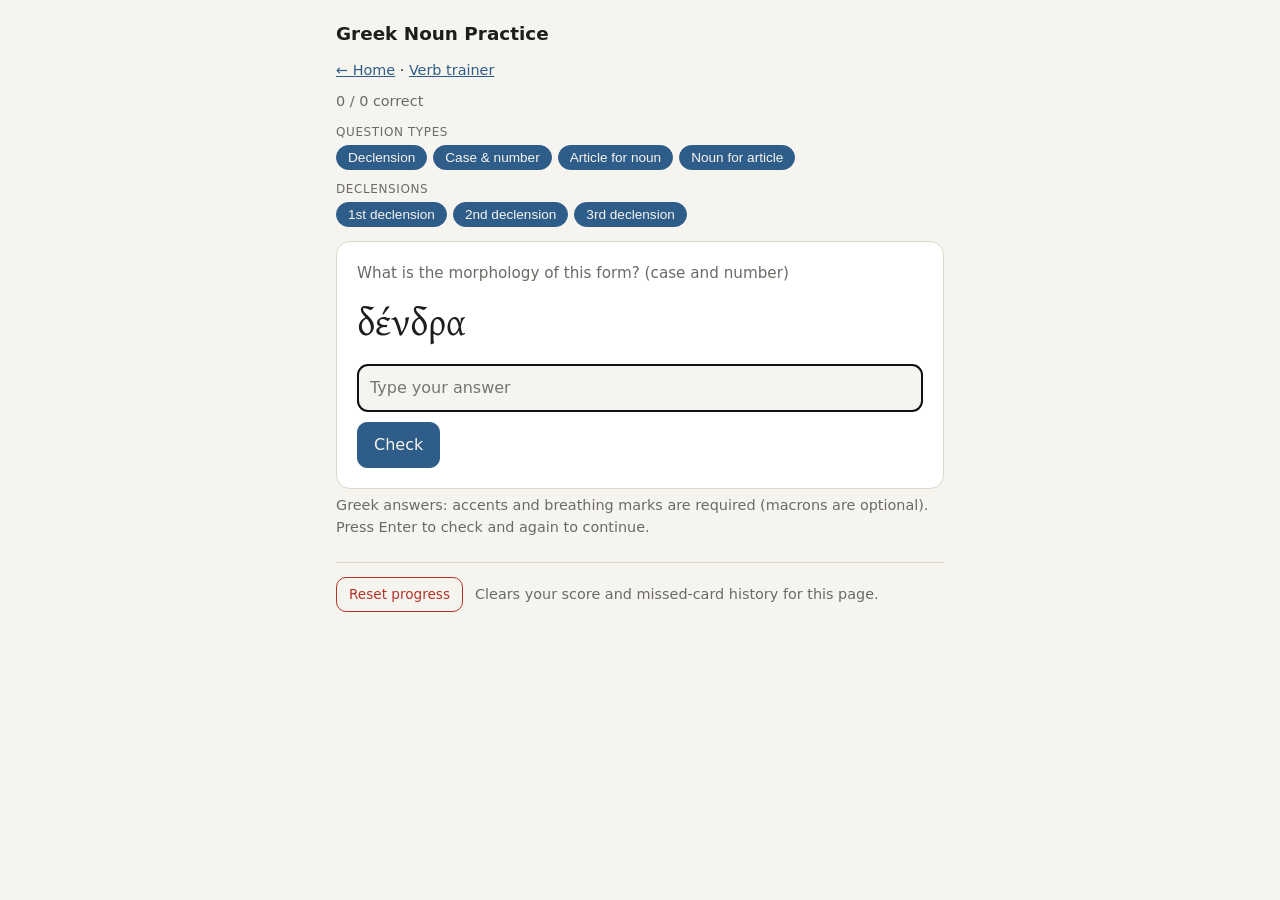
<file: nouns.html>
<!DOCTYPE html>
<html lang="en">
<head>
  <meta charset="utf-8">
  <meta name="viewport" content="width=device-width, initial-scale=1, viewport-fit=cover">
  <title>Greek Noun Practice</title>

  <!-- Gentium Plus gives clean polytonic Greek; styles.css has fallback fonts. -->
  <link href="https://fonts.googleapis.com/css2?family=Gentium+Plus:ital,wght@0,400;0,700&display=swap" rel="stylesheet">
  <link rel="stylesheet" href="styles.css">
</head>
<body>
  <main>
    <h1>Greek Noun Practice</h1>
    <nav class="site-nav"><a href="index.html">&larr; Home</a> &middot; <a href="./verbs.html">Verb trainer</a></nav>

    <!-- Running score and streak -->
    <div class="bar">
      <span id="score">0 / 0 correct</span>
      <span id="streak"></span>
    </div>

    <!-- Filters (chips are created by nouns.js) -->
    <div class="label">Question types</div>
    <div class="chips" id="question-chips"></div>
    <div class="label">Declensions</div>
    <div class="chips" id="declension-chips"></div>

    <!-- The flashcard -->
    <div class="card">
      <div class="question" id="question"></div>
      <div class="greek-word" id="word"></div>

      <input type="text" id="answer" placeholder="Type your answer"
             autocomplete="off" autocapitalize="off" spellcheck="false">

      <div class="button-row">
        <button class="btn" id="check-btn">Check</button>
        <button class="btn secondary hidden" id="override-btn">Mark as correct</button>
        <button class="btn hidden" id="next-btn">Next</button>
      </div>

      <!-- Feedback is inserted here after each answer -->
      <div id="result"></div>
    </div>

    <p class="note">Greek answers: accents and breathing marks are required (macrons are optional). Press Enter to check and again to continue.</p>

    <!-- Clears this page's saved score and missed-card history (see resetProgress in the script). -->
    <div class="reset-row">
      <button class="btn danger small" id="reset-btn" type="button">Reset progress</button>
      <span class="note">Clears your score and missed-card history for this page.</span>
    </div>
  </main>

  <!-- data_nouns.js must load before nouns.js (it defines NOUN_DATA). "defer" keeps the order. -->
  <script src="data_nouns.js" defer></script>
  <script src="nouns.js" defer></script>
</body>
</html>
</file>
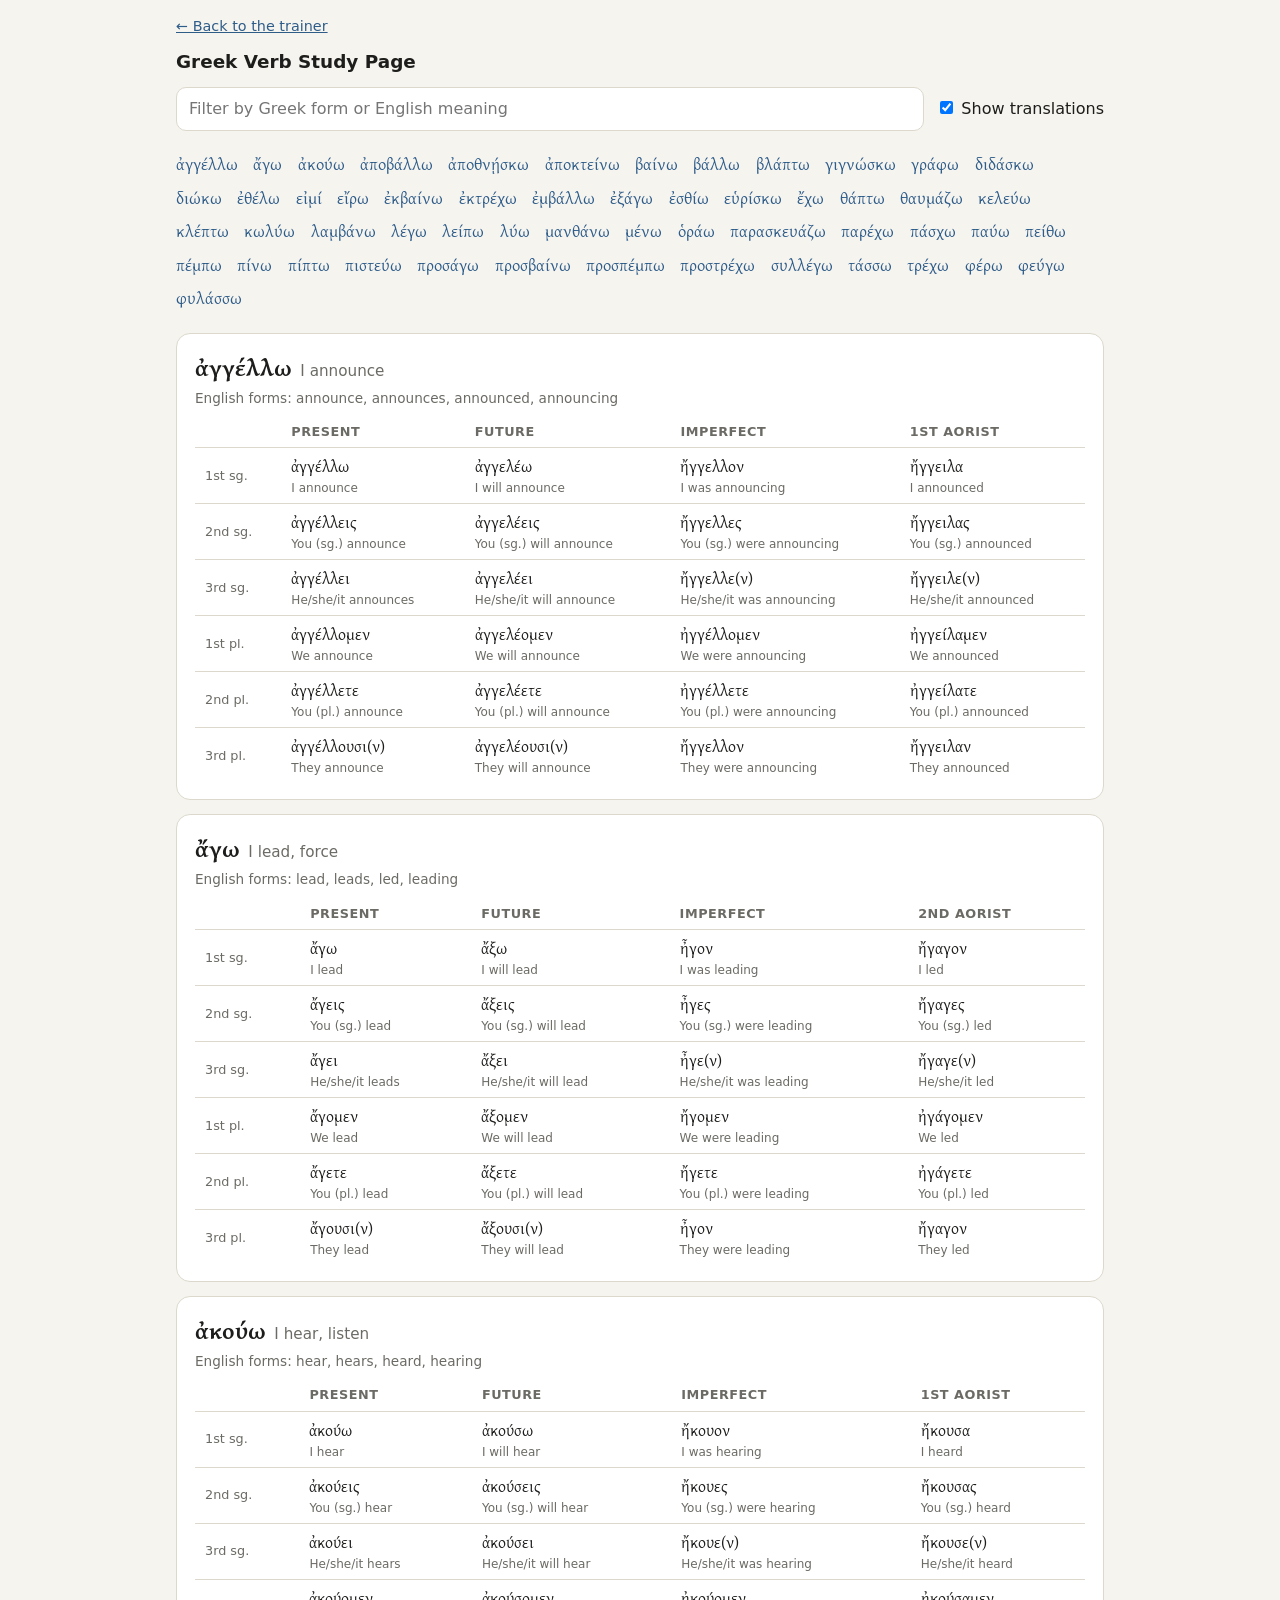
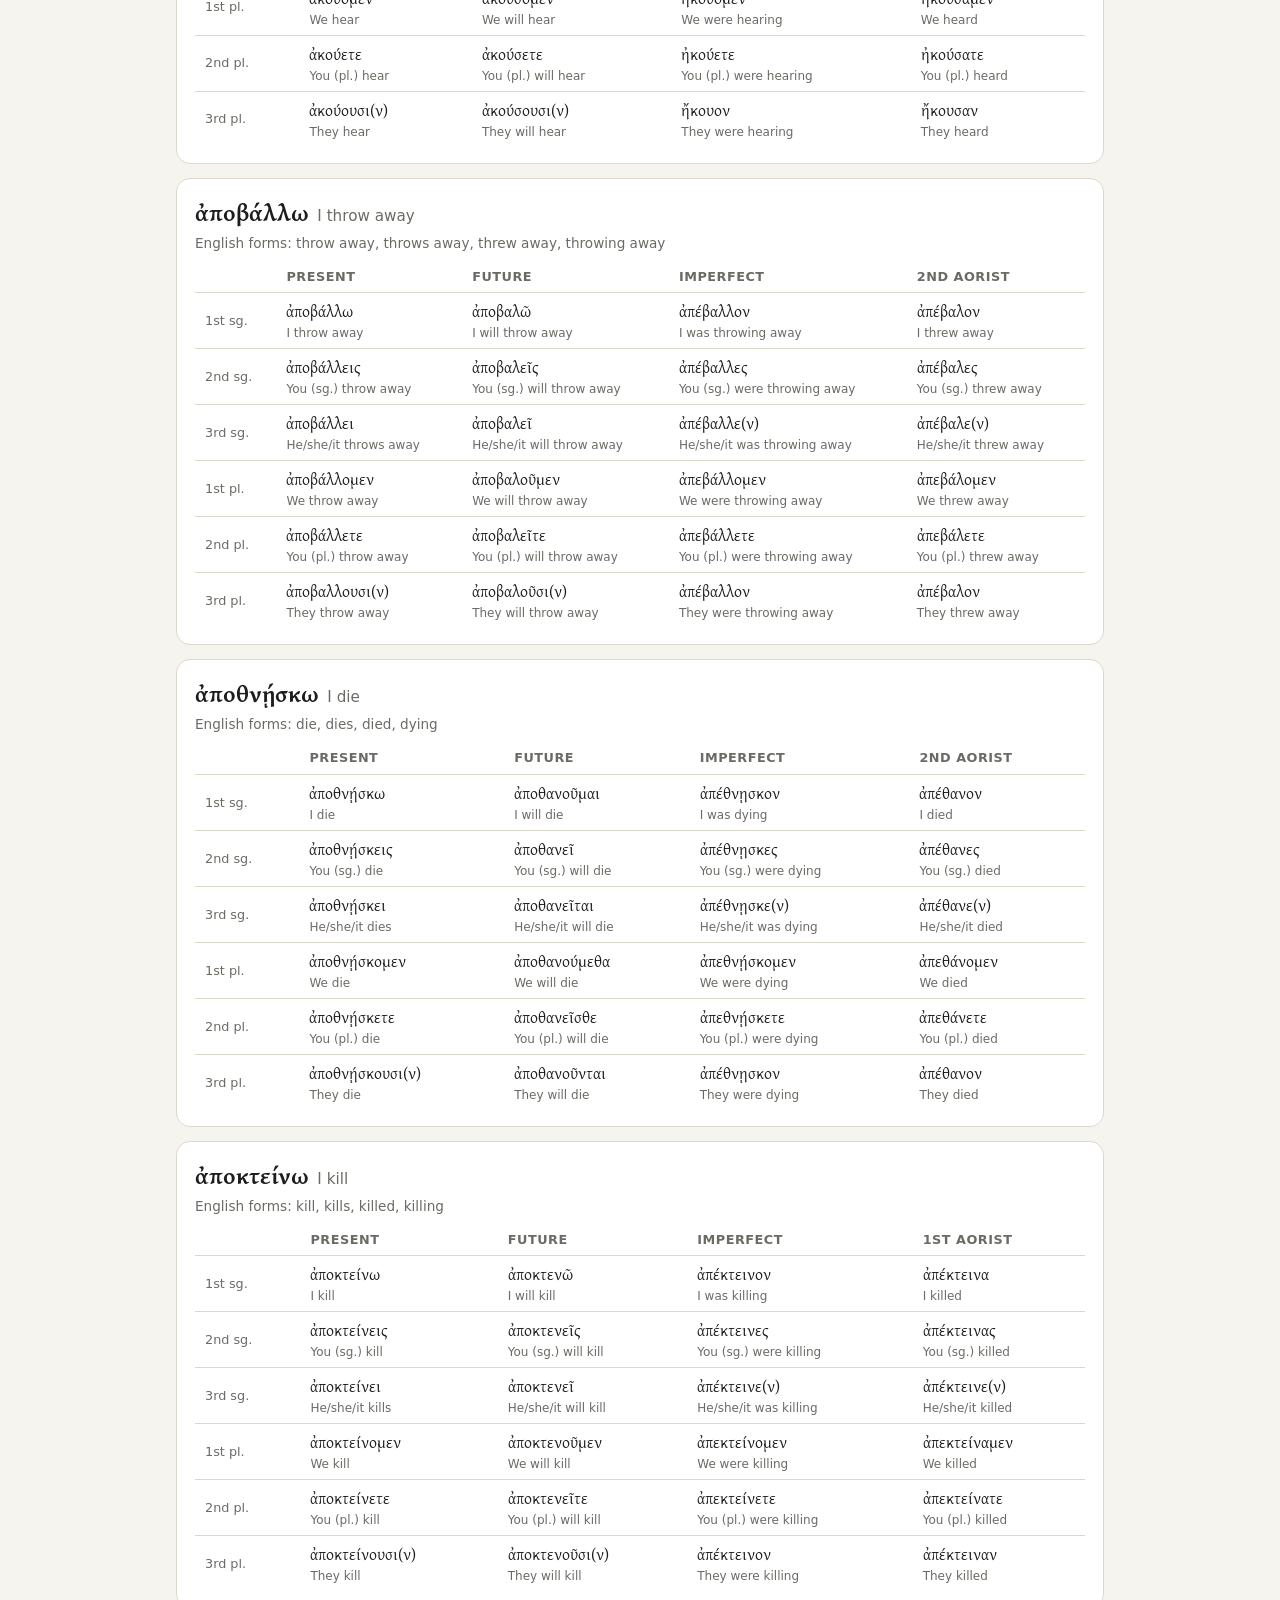
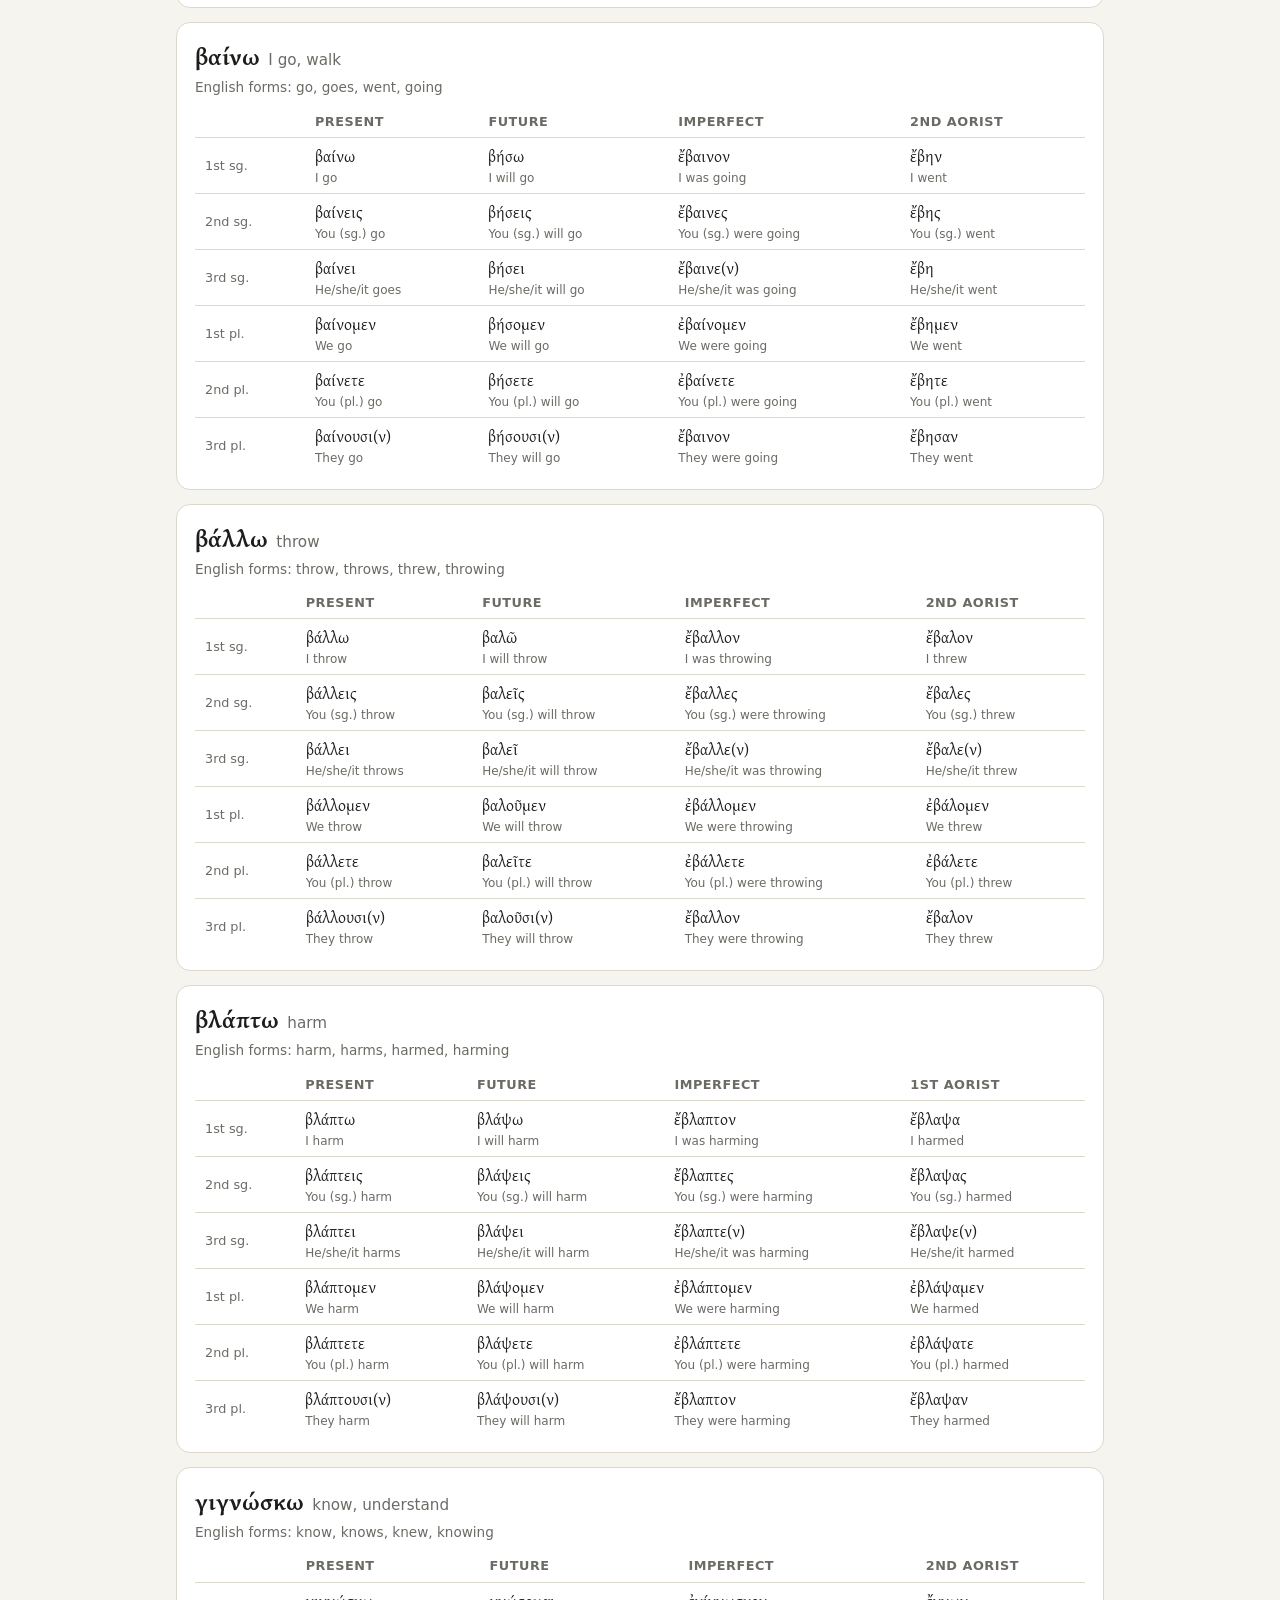
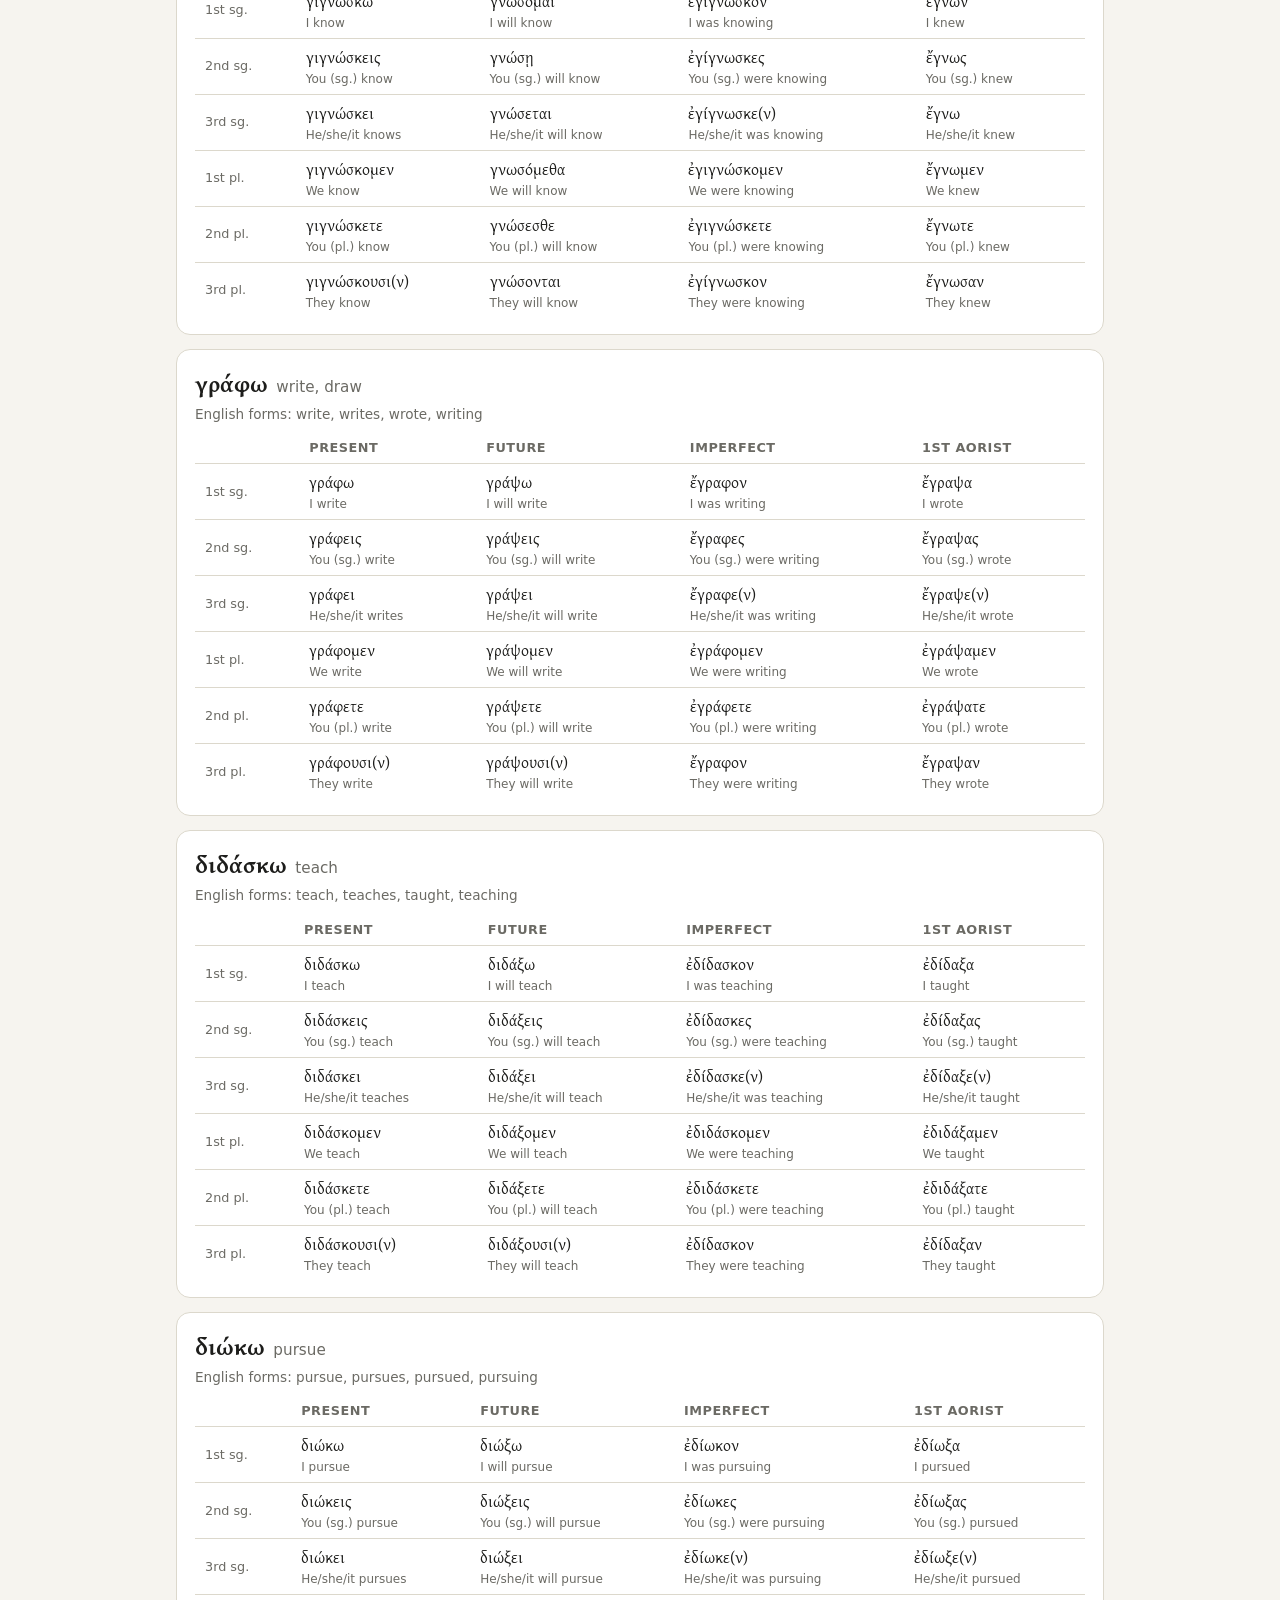
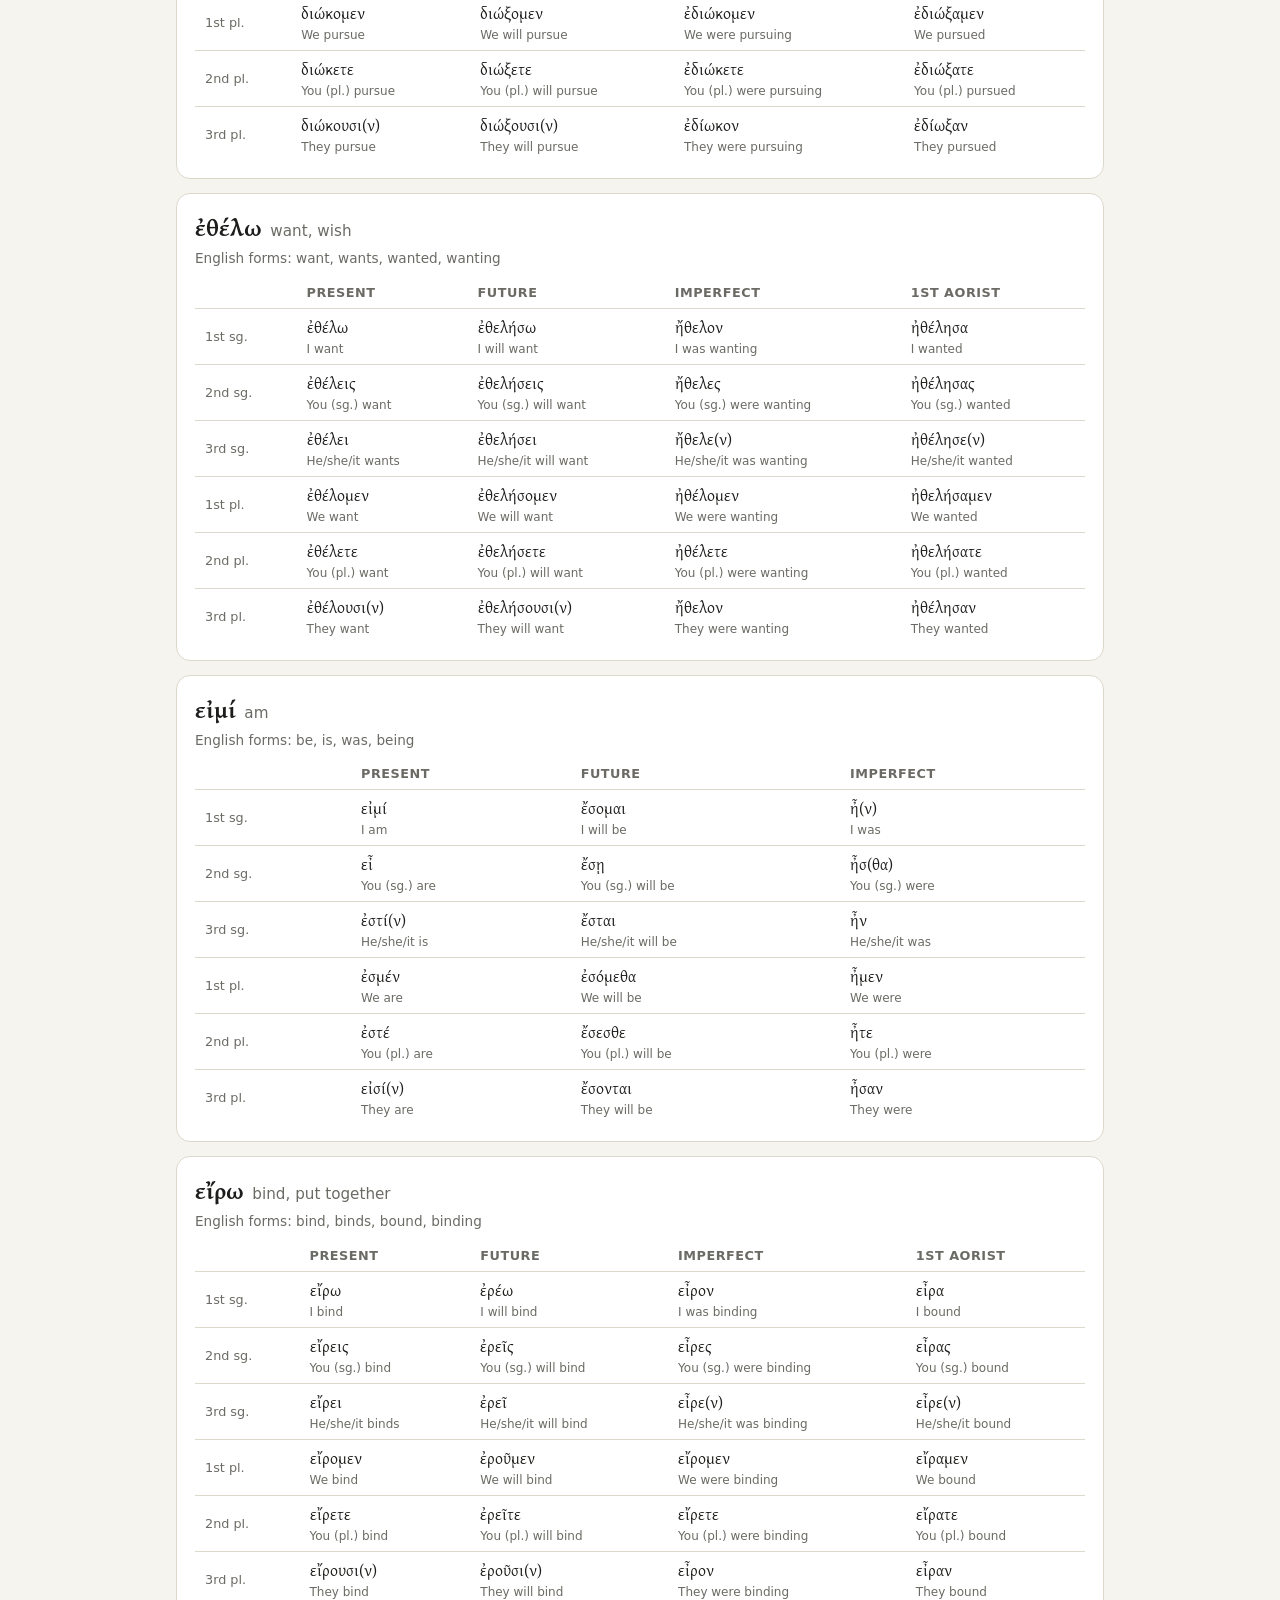
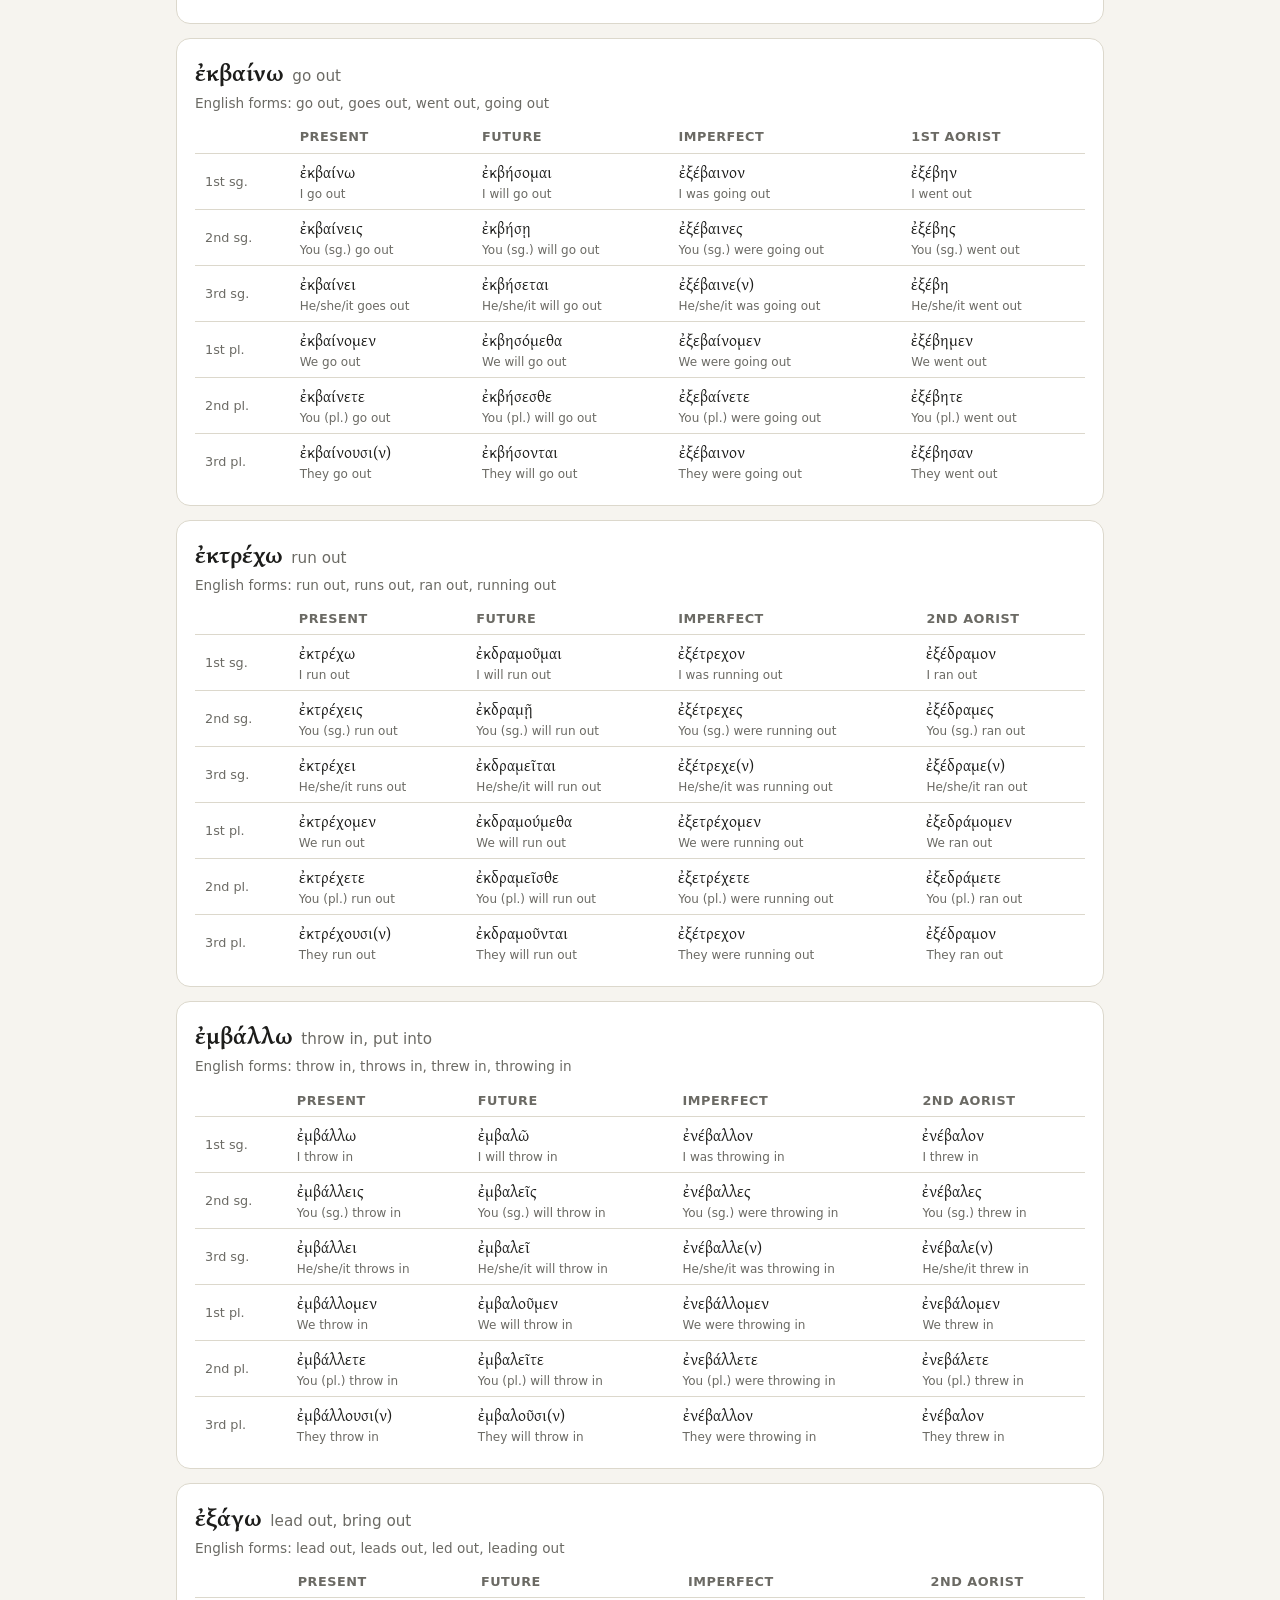
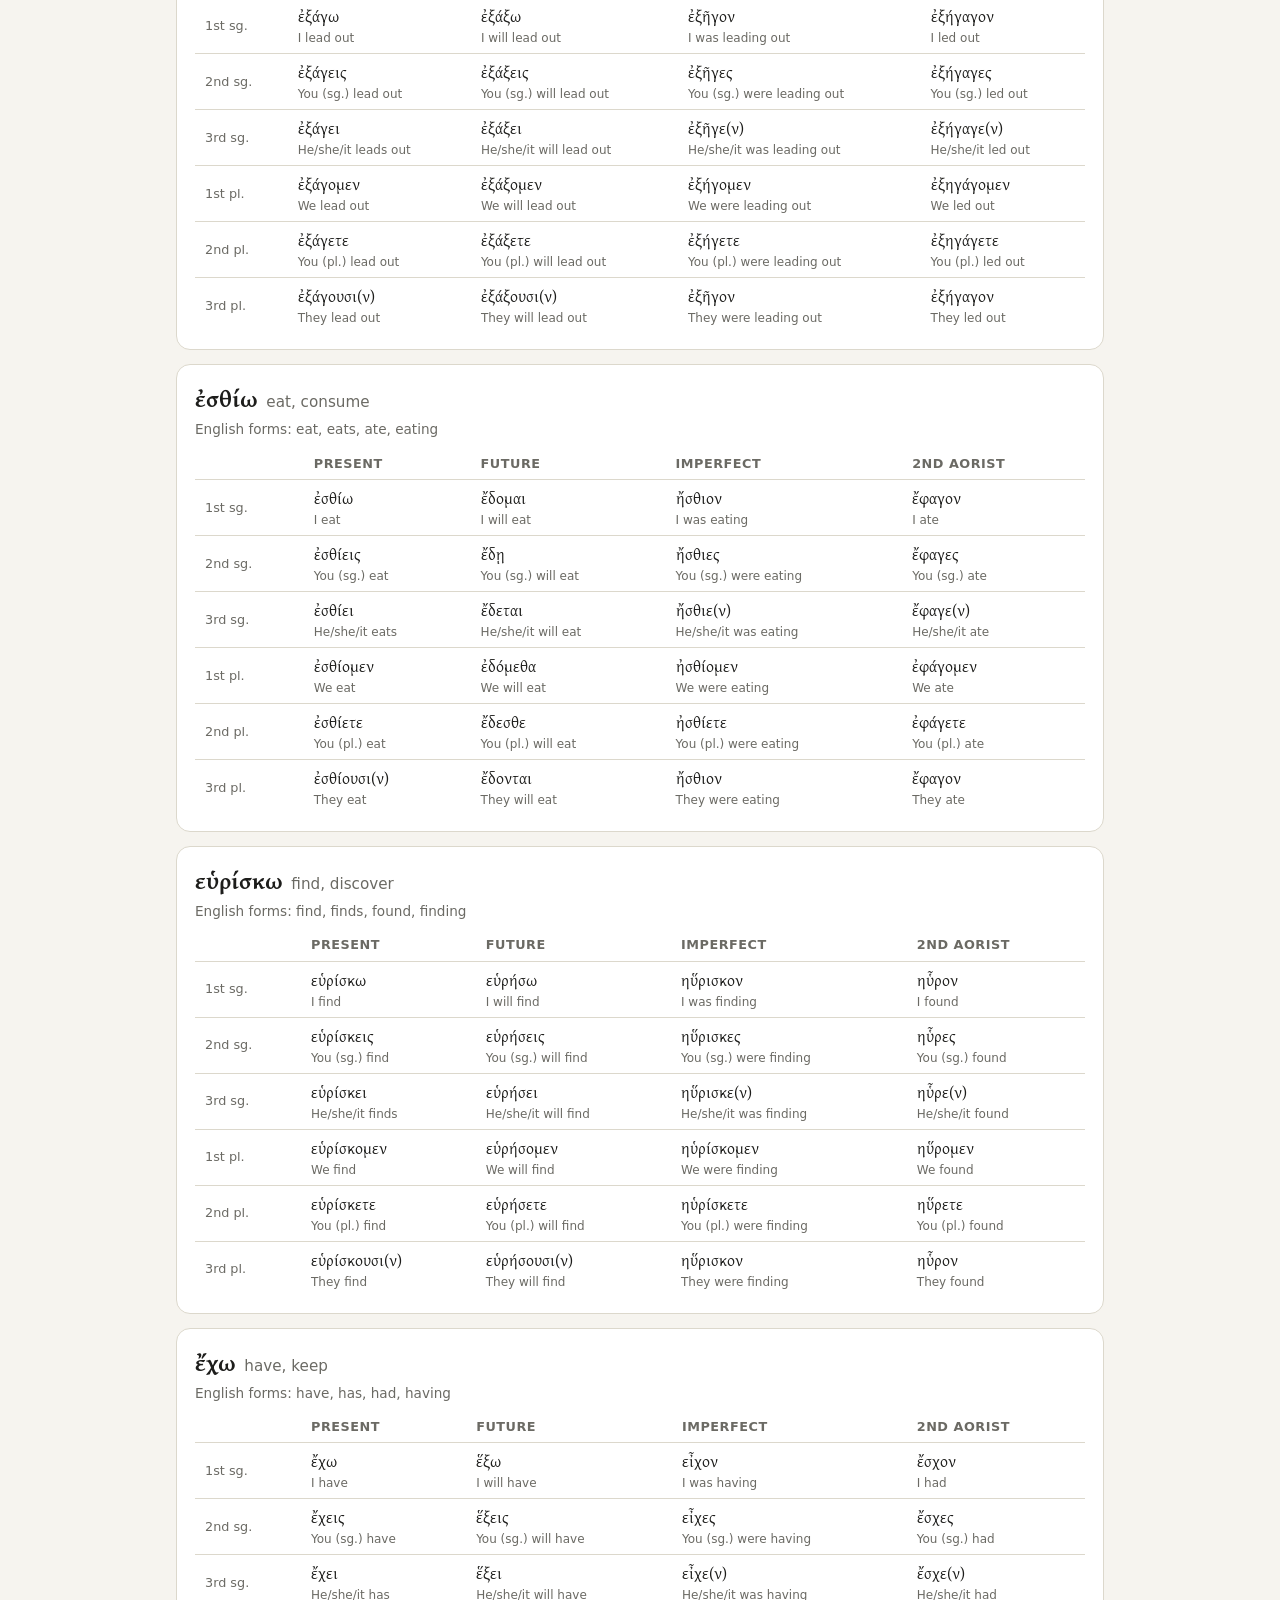
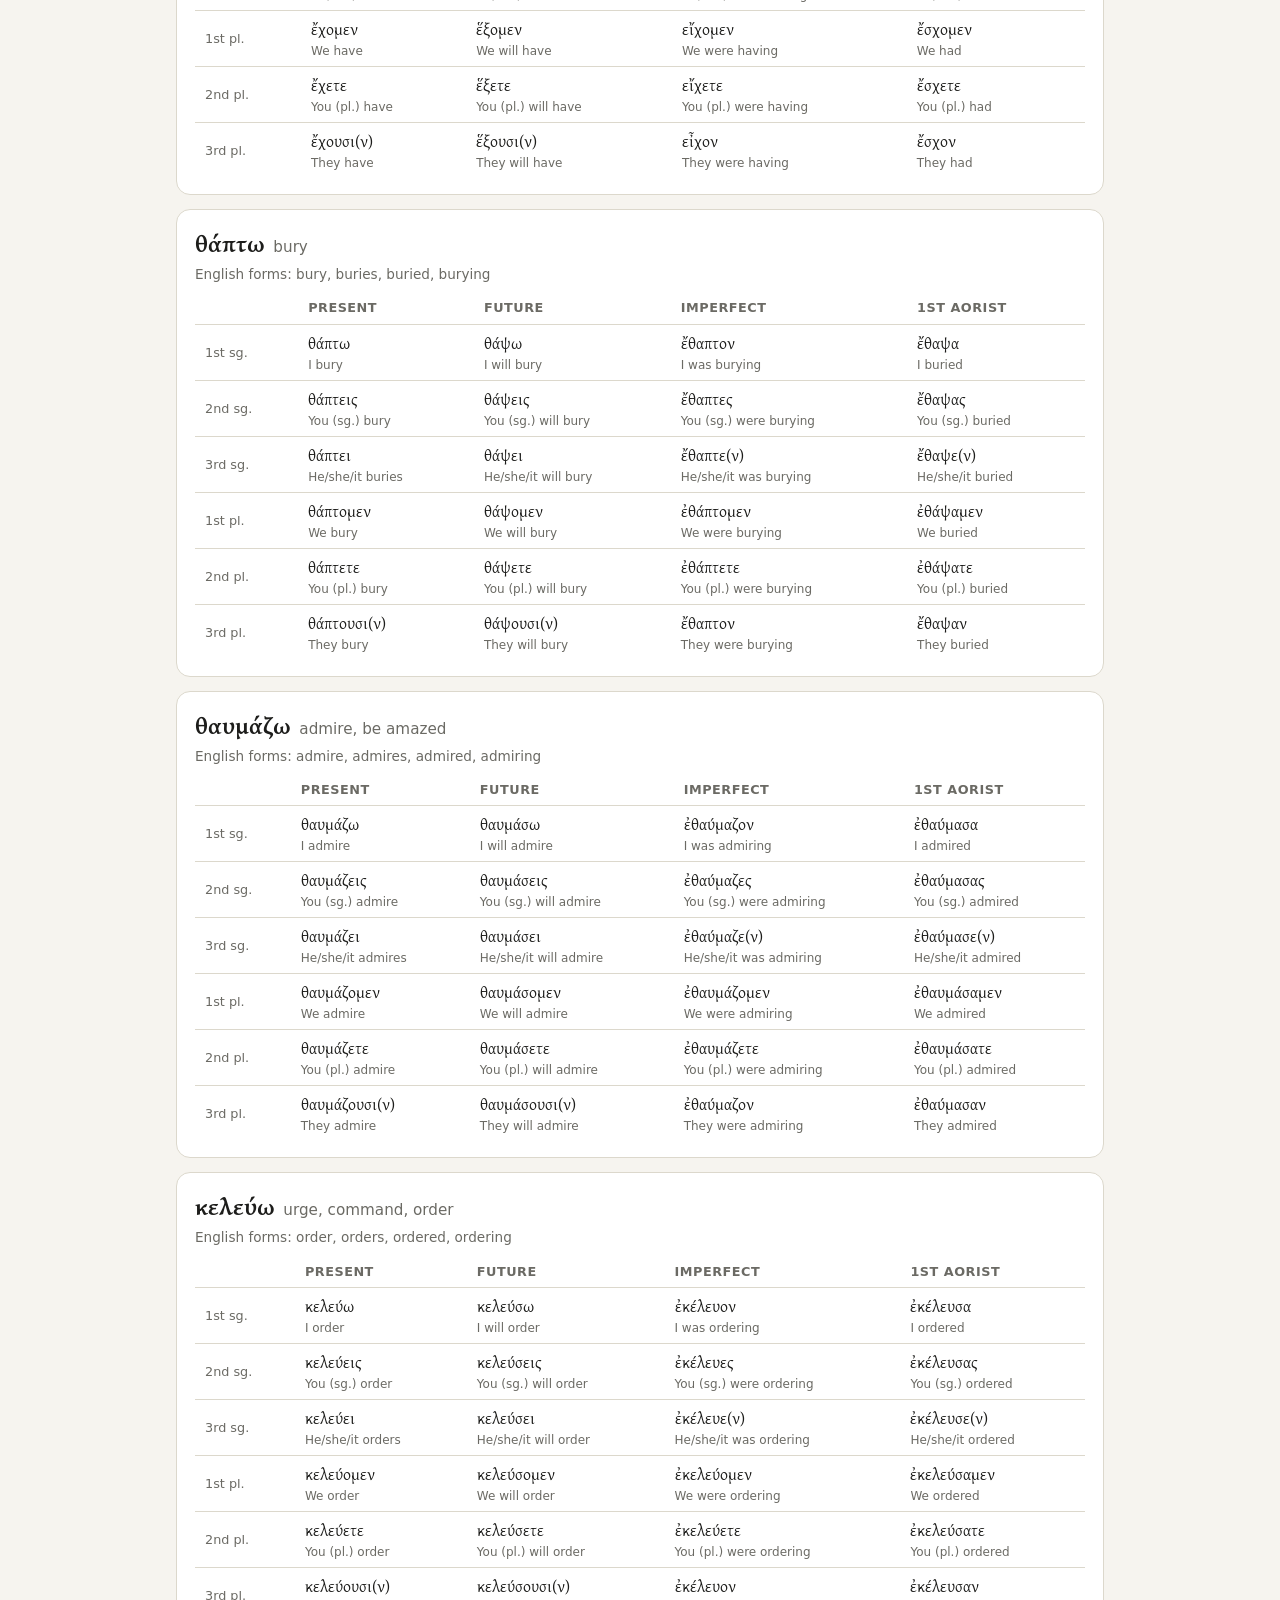
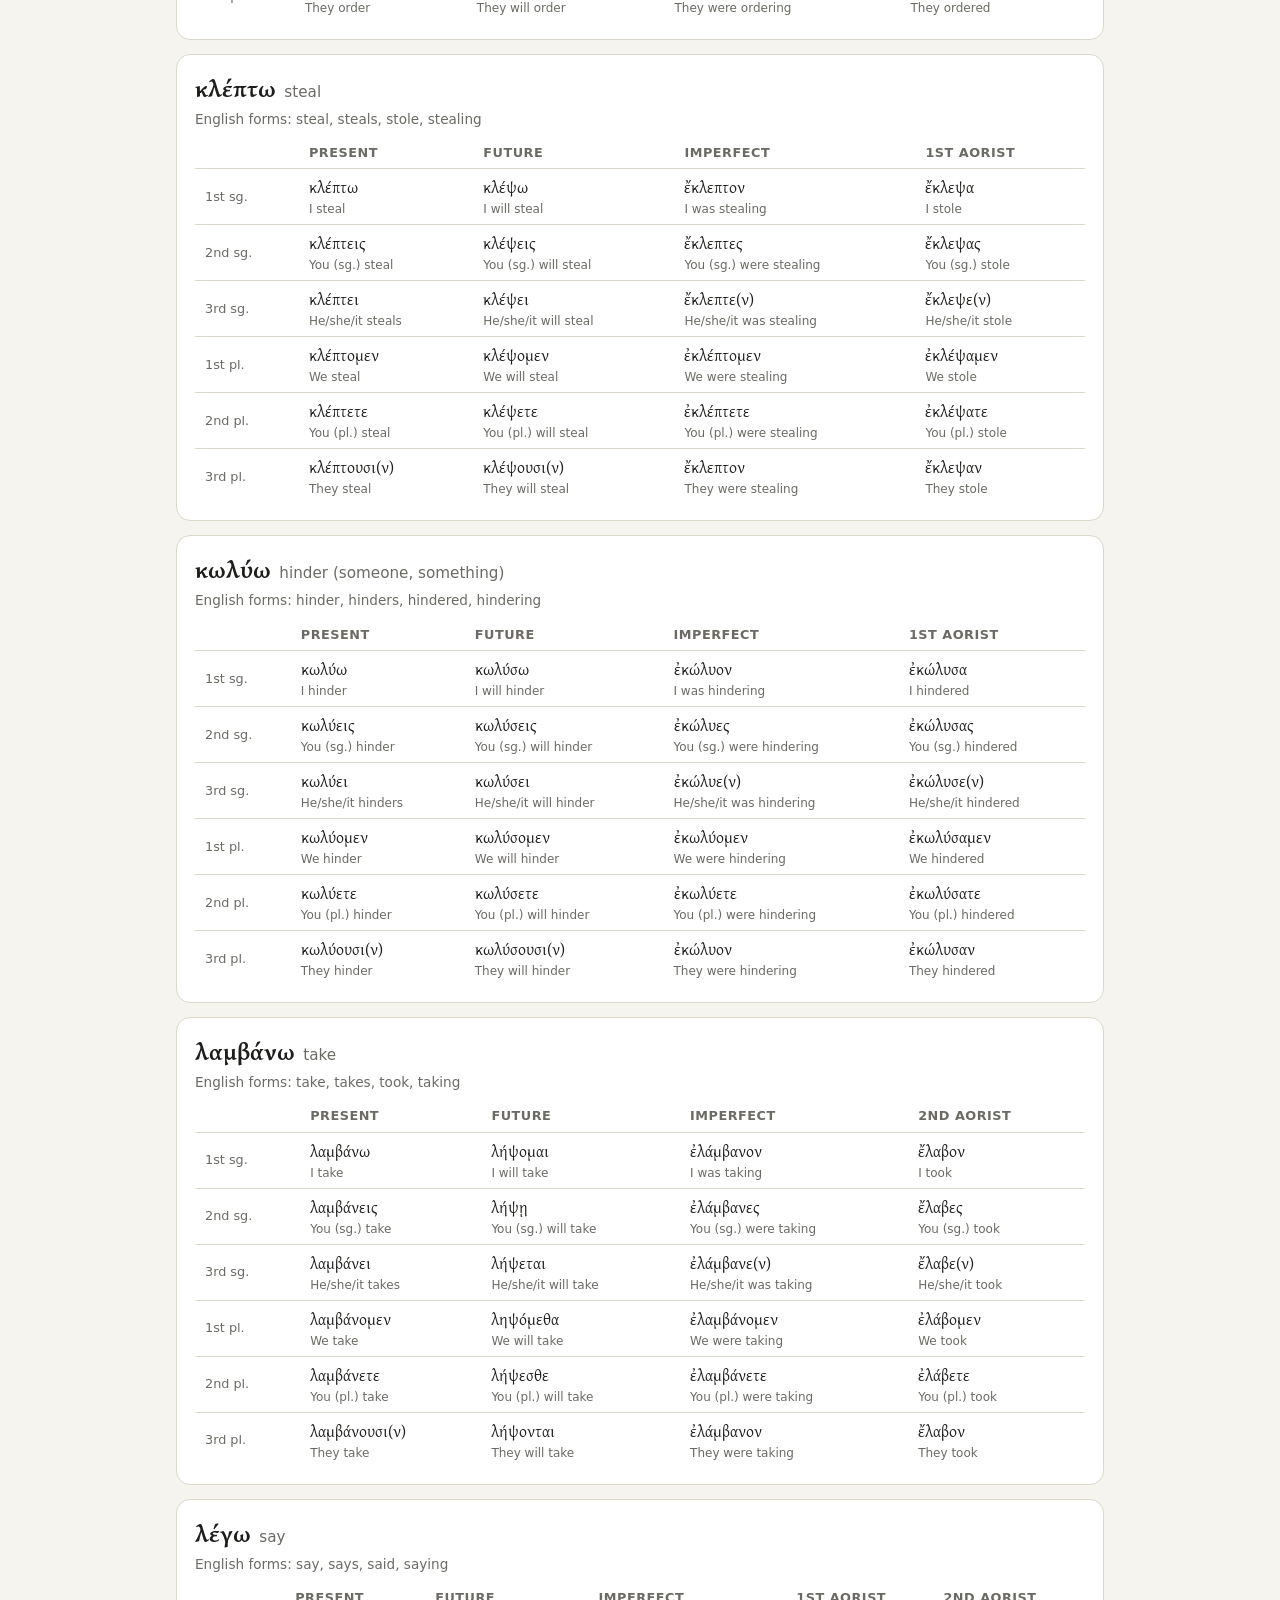
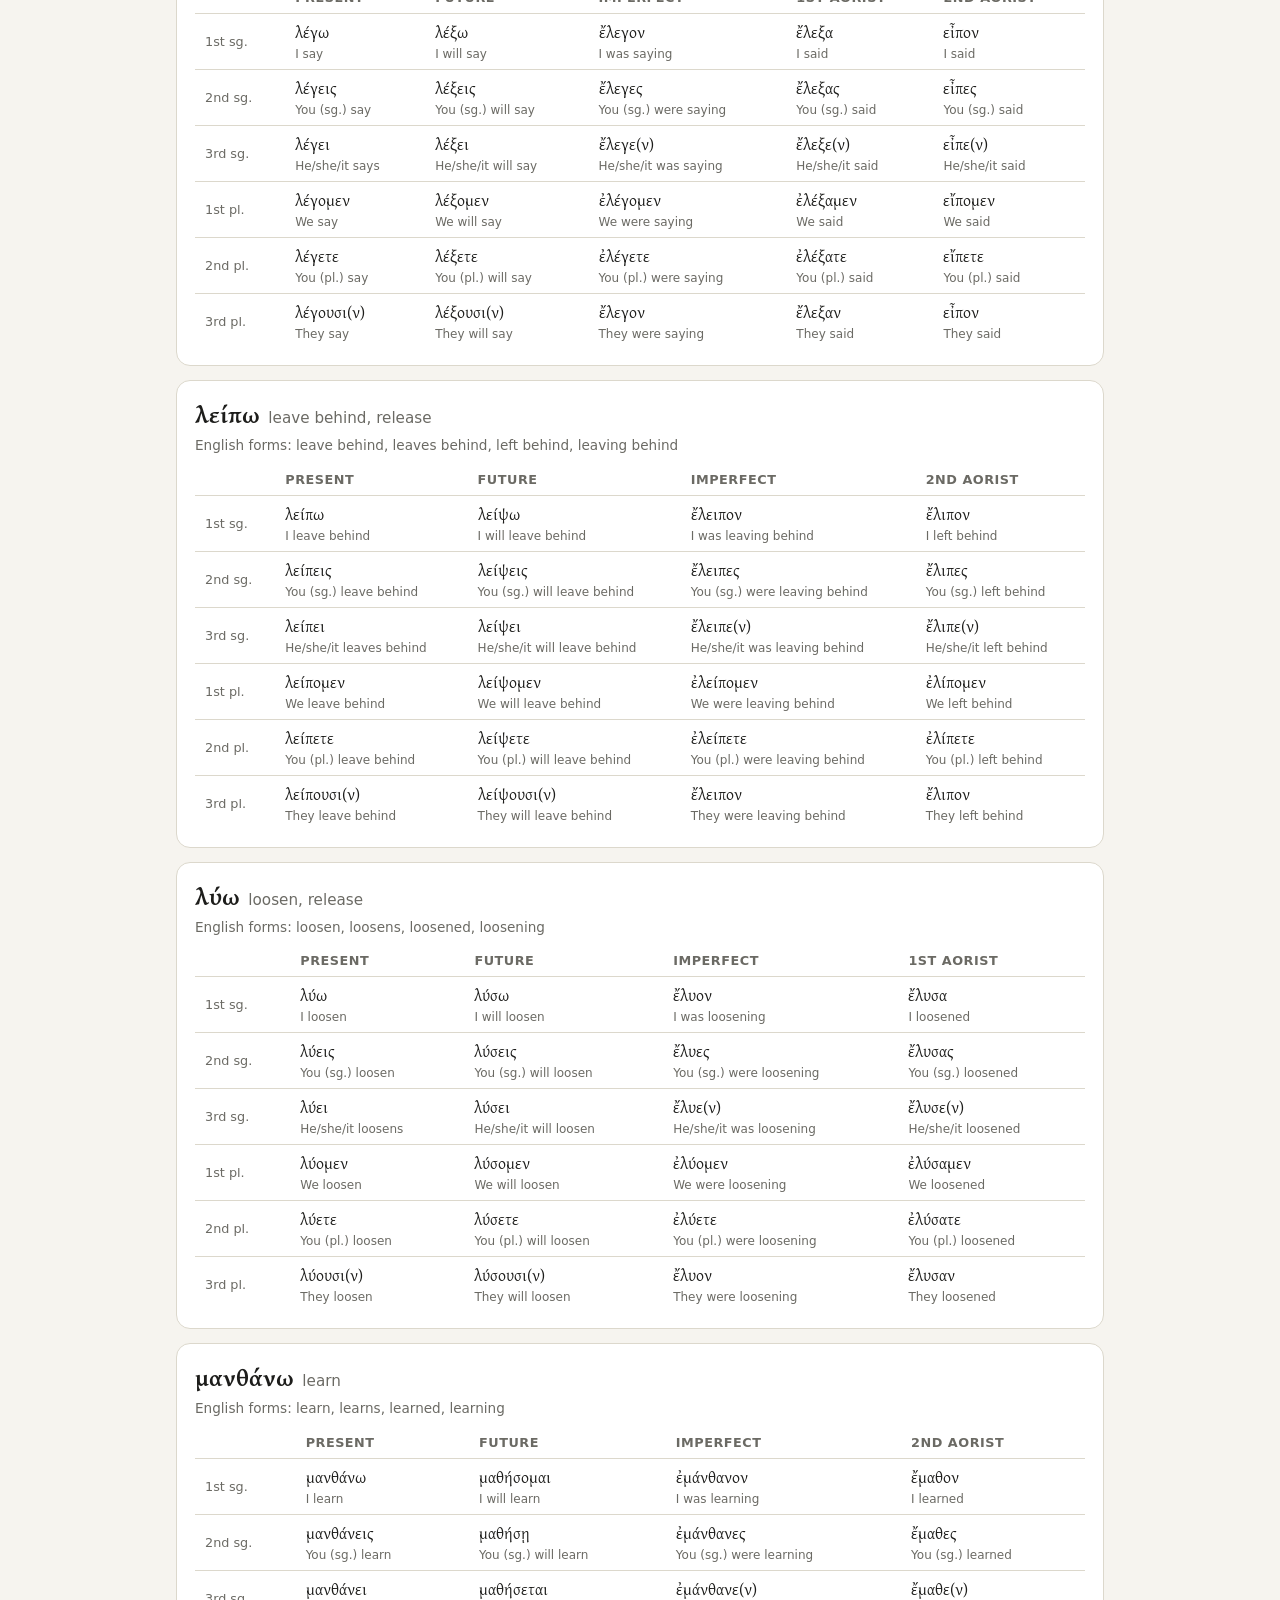
<file: reference.html>
<!DOCTYPE html>
<html lang="en">
<head>
  <meta charset="utf-8">
  <meta name="viewport" content="width=device-width, initial-scale=1, viewport-fit=cover">
  <title>Greek Verb Study Page</title>
  <!-- GENERATED by build_data.py from verblist.csv. Do not edit by hand. -->
  <link href="https://fonts.googleapis.com/css2?family=Gentium+Plus:ital,wght@0,400;0,700&display=swap" rel="stylesheet">
  <link rel="stylesheet" href="styles.css">
</head>
<body>
  <main class="wide">
    <nav class="site-nav"><a href="index.html">&larr; Back to the trainer</a></nav>
    <h1>Greek Verb Study Page</h1>

    <div class="toolbar">
      <input type="search" id="filter" placeholder="Filter by Greek form or English meaning"
             autocomplete="off" autocapitalize="off" spellcheck="false">
      <label><input type="checkbox" id="show-english" checked> Show translations</label>
    </div>

    <p class="jump"><a href="#v-ἀγγέλλω" class="greek-inline">ἀγγέλλω</a> <a href="#v-ἄγω" class="greek-inline">ἄγω</a> <a href="#v-ἀκούω" class="greek-inline">ἀκούω</a> <a href="#v-ἀποβάλλω" class="greek-inline">ἀποβάλλω</a> <a href="#v-ἀποθνῄσκω" class="greek-inline">ἀποθνῄσκω</a> <a href="#v-ἀποκτείνω" class="greek-inline">ἀποκτείνω</a> <a href="#v-βαίνω" class="greek-inline">βαίνω</a> <a href="#v-βάλλω" class="greek-inline">βάλλω</a> <a href="#v-βλάπτω" class="greek-inline">βλάπτω</a> <a href="#v-γιγνώσκω" class="greek-inline">γιγνώσκω</a> <a href="#v-γράφω" class="greek-inline">γράφω</a> <a href="#v-διδάσκω" class="greek-inline">διδάσκω</a> <a href="#v-διώκω" class="greek-inline">διώκω</a> <a href="#v-ἐθέλω" class="greek-inline">ἐθέλω</a> <a href="#v-εἰμί" class="greek-inline">εἰμί</a> <a href="#v-εἴρω" class="greek-inline">εἴρω</a> <a href="#v-ἐκβαίνω" class="greek-inline">ἐκβαίνω</a> <a href="#v-ἐκτρέχω" class="greek-inline">ἐκτρέχω</a> <a href="#v-ἐμβάλλω" class="greek-inline">ἐμβάλλω</a> <a href="#v-ἐξάγω" class="greek-inline">ἐξάγω</a> <a href="#v-ἐσθίω" class="greek-inline">ἐσθίω</a> <a href="#v-εὑρίσκω" class="greek-inline">εὑρίσκω</a> <a href="#v-ἔχω" class="greek-inline">ἔχω</a> <a href="#v-θάπτω" class="greek-inline">θάπτω</a> <a href="#v-θαυμάζω" class="greek-inline">θαυμάζω</a> <a href="#v-κελεύω" class="greek-inline">κελεύω</a> <a href="#v-κλέπτω" class="greek-inline">κλέπτω</a> <a href="#v-κωλύω" class="greek-inline">κωλύω</a> <a href="#v-λαμβάνω" class="greek-inline">λαμβάνω</a> <a href="#v-λέγω" class="greek-inline">λέγω</a> <a href="#v-λείπω" class="greek-inline">λείπω</a> <a href="#v-λύω" class="greek-inline">λύω</a> <a href="#v-μανθάνω" class="greek-inline">μανθάνω</a> <a href="#v-μένω" class="greek-inline">μένω</a> <a href="#v-ὁράω" class="greek-inline">ὁράω</a> <a href="#v-παρασκευάζω" class="greek-inline">παρασκευάζω</a> <a href="#v-παρέχω" class="greek-inline">παρέχω</a> <a href="#v-πάσχω" class="greek-inline">πάσχω</a> <a href="#v-παύω" class="greek-inline">παύω</a> <a href="#v-πείθω" class="greek-inline">πείθω</a> <a href="#v-πέμπω" class="greek-inline">πέμπω</a> <a href="#v-πίνω" class="greek-inline">πίνω</a> <a href="#v-πίπτω" class="greek-inline">πίπτω</a> <a href="#v-πιστεύω" class="greek-inline">πιστεύω</a> <a href="#v-προσάγω" class="greek-inline">προσάγω</a> <a href="#v-προσβαίνω" class="greek-inline">προσβαίνω</a> <a href="#v-προσπέμπω" class="greek-inline">προσπέμπω</a> <a href="#v-προστρέχω" class="greek-inline">προστρέχω</a> <a href="#v-συλλέγω" class="greek-inline">συλλέγω</a> <a href="#v-τάσσω" class="greek-inline">τάσσω</a> <a href="#v-τρέχω" class="greek-inline">τρέχω</a> <a href="#v-φέρω" class="greek-inline">φέρω</a> <a href="#v-φεύγω" class="greek-inline">φεύγω</a> <a href="#v-φυλάσσω" class="greek-inline">φυλάσσω</a></p>

    <section class="verb" id="v-ἀγγέλλω" data-search="ἀγγέλλω i announce announce ἀγγέλλω ἀγγέλλεις ἀγγέλλει ἀγγέλλομεν ἀγγέλλετε ἀγγέλλουσι(ν) ἀγγελέω ἀγγελέεις ἀγγελέει ἀγγελέομεν ἀγγελέετε ἀγγελέουσι(ν) ἤγγελλον ἤγγελλες ἤγγελλε(ν) ἠγγέλλομεν ἠγγέλλετε ἤγγελλον ἤγγειλα ἤγγειλας ἤγγειλε(ν) ἠγγείλαμεν ἠγγείλατε ἤγγειλαν i announce you (sg.) announce he/she/it announces we announce you (pl.) announce they announce i will announce you (sg.) will announce he/she/it will announce we will announce you (pl.) will announce they will announce i was announcing you (sg.) were announcing he/she/it was announcing we were announcing you (pl.) were announcing they were announcing i announced you (sg.) announced he/she/it announced we announced you (pl.) announced they announced">
  <h2><span class="greek-inline">ἀγγέλλω</span> <span class="verb-gloss">I announce</span></h2>
  <p class="verb-english">English forms: announce, announces, announced, announcing</p>
  <div class="table-wrap"><table>
    <thead><tr><th></th><th>Present</th><th>Future</th><th>Imperfect</th><th>1st aorist</th></tr></thead>
    <tbody>
      <tr><th>1st sg.</th><td><span class="greek-inline">ἀγγέλλω</span><span class="gloss">I announce</span></td><td><span class="greek-inline">ἀγγελέω</span><span class="gloss">I will announce</span></td><td><span class="greek-inline">ἤγγελλον</span><span class="gloss">I was announcing</span></td><td><span class="greek-inline">ἤγγειλα</span><span class="gloss">I announced</span></td></tr>
      <tr><th>2nd sg.</th><td><span class="greek-inline">ἀγγέλλεις</span><span class="gloss">You (sg.) announce</span></td><td><span class="greek-inline">ἀγγελέεις</span><span class="gloss">You (sg.) will announce</span></td><td><span class="greek-inline">ἤγγελλες</span><span class="gloss">You (sg.) were announcing</span></td><td><span class="greek-inline">ἤγγειλας</span><span class="gloss">You (sg.) announced</span></td></tr>
      <tr><th>3rd sg.</th><td><span class="greek-inline">ἀγγέλλει</span><span class="gloss">He/she/it announces</span></td><td><span class="greek-inline">ἀγγελέει</span><span class="gloss">He/she/it will announce</span></td><td><span class="greek-inline">ἤγγελλε(ν)</span><span class="gloss">He/she/it was announcing</span></td><td><span class="greek-inline">ἤγγειλε(ν)</span><span class="gloss">He/she/it announced</span></td></tr>
      <tr><th>1st pl.</th><td><span class="greek-inline">ἀγγέλλομεν</span><span class="gloss">We announce</span></td><td><span class="greek-inline">ἀγγελέομεν</span><span class="gloss">We will announce</span></td><td><span class="greek-inline">ἠγγέλλομεν</span><span class="gloss">We were announcing</span></td><td><span class="greek-inline">ἠγγείλαμεν</span><span class="gloss">We announced</span></td></tr>
      <tr><th>2nd pl.</th><td><span class="greek-inline">ἀγγέλλετε</span><span class="gloss">You (pl.) announce</span></td><td><span class="greek-inline">ἀγγελέετε</span><span class="gloss">You (pl.) will announce</span></td><td><span class="greek-inline">ἠγγέλλετε</span><span class="gloss">You (pl.) were announcing</span></td><td><span class="greek-inline">ἠγγείλατε</span><span class="gloss">You (pl.) announced</span></td></tr>
      <tr><th>3rd pl.</th><td><span class="greek-inline">ἀγγέλλουσι(ν)</span><span class="gloss">They announce</span></td><td><span class="greek-inline">ἀγγελέουσι(ν)</span><span class="gloss">They will announce</span></td><td><span class="greek-inline">ἤγγελλον</span><span class="gloss">They were announcing</span></td><td><span class="greek-inline">ἤγγειλαν</span><span class="gloss">They announced</span></td></tr>
    </tbody>
  </table></div>
</section>

    <section class="verb" id="v-ἄγω" data-search="ἄγω i lead, force lead ἄγω ἄγεις ἄγει ἄγομεν ἄγετε ἄγουσι(ν) ἄξω ἄξεις ἄξει ἄξομεν ἄξετε ἄξουσι(ν) ἦγον ἦγες ἦγε(ν) ἤγομεν ἤγετε ἦγον ἤγαγον ἤγαγες ἤγαγε(ν) ἠγάγομεν ἠγάγετε ἤγαγον i lead you (sg.) lead he/she/it leads we lead you (pl.) lead they lead i will lead you (sg.) will lead he/she/it will lead we will lead you (pl.) will lead they will lead i was leading you (sg.) were leading he/she/it was leading we were leading you (pl.) were leading they were leading i led you (sg.) led he/she/it led we led you (pl.) led they led">
  <h2><span class="greek-inline">ἄγω</span> <span class="verb-gloss">I lead, force</span></h2>
  <p class="verb-english">English forms: lead, leads, led, leading</p>
  <div class="table-wrap"><table>
    <thead><tr><th></th><th>Present</th><th>Future</th><th>Imperfect</th><th>2nd aorist</th></tr></thead>
    <tbody>
      <tr><th>1st sg.</th><td><span class="greek-inline">ἄγω</span><span class="gloss">I lead</span></td><td><span class="greek-inline">ἄξω</span><span class="gloss">I will lead</span></td><td><span class="greek-inline">ἦγον</span><span class="gloss">I was leading</span></td><td><span class="greek-inline">ἤγαγον</span><span class="gloss">I led</span></td></tr>
      <tr><th>2nd sg.</th><td><span class="greek-inline">ἄγεις</span><span class="gloss">You (sg.) lead</span></td><td><span class="greek-inline">ἄξεις</span><span class="gloss">You (sg.) will lead</span></td><td><span class="greek-inline">ἦγες</span><span class="gloss">You (sg.) were leading</span></td><td><span class="greek-inline">ἤγαγες</span><span class="gloss">You (sg.) led</span></td></tr>
      <tr><th>3rd sg.</th><td><span class="greek-inline">ἄγει</span><span class="gloss">He/she/it leads</span></td><td><span class="greek-inline">ἄξει</span><span class="gloss">He/she/it will lead</span></td><td><span class="greek-inline">ἦγε(ν)</span><span class="gloss">He/she/it was leading</span></td><td><span class="greek-inline">ἤγαγε(ν)</span><span class="gloss">He/she/it led</span></td></tr>
      <tr><th>1st pl.</th><td><span class="greek-inline">ἄγομεν</span><span class="gloss">We lead</span></td><td><span class="greek-inline">ἄξομεν</span><span class="gloss">We will lead</span></td><td><span class="greek-inline">ἤγομεν</span><span class="gloss">We were leading</span></td><td><span class="greek-inline">ἠγάγομεν</span><span class="gloss">We led</span></td></tr>
      <tr><th>2nd pl.</th><td><span class="greek-inline">ἄγετε</span><span class="gloss">You (pl.) lead</span></td><td><span class="greek-inline">ἄξετε</span><span class="gloss">You (pl.) will lead</span></td><td><span class="greek-inline">ἤγετε</span><span class="gloss">You (pl.) were leading</span></td><td><span class="greek-inline">ἠγάγετε</span><span class="gloss">You (pl.) led</span></td></tr>
      <tr><th>3rd pl.</th><td><span class="greek-inline">ἄγουσι(ν)</span><span class="gloss">They lead</span></td><td><span class="greek-inline">ἄξουσι(ν)</span><span class="gloss">They will lead</span></td><td><span class="greek-inline">ἦγον</span><span class="gloss">They were leading</span></td><td><span class="greek-inline">ἤγαγον</span><span class="gloss">They led</span></td></tr>
    </tbody>
  </table></div>
</section>

    <section class="verb" id="v-ἀκούω" data-search="ἀκούω i hear, listen hear ἀκούω ἀκούεις ἀκούει ἀκούομεν ἀκούετε ἀκούουσι(ν) ἀκούσω ἀκούσεις ἀκούσει ἀκούσομεν ἀκούσετε ἀκούσουσι(ν) ἤκουον ἤκουες ἤκουε(ν) ἠκούομεν ἠκούετε ἤκουον ἤκουσα ἤκουσας ἤκουσε(ν) ἠκούσαμεν ἠκούσατε ἤκουσαν i hear you (sg.) hear he/she/it hears we hear you (pl.) hear they hear i will hear you (sg.) will hear he/she/it will hear we will hear you (pl.) will hear they will hear i was hearing you (sg.) were hearing he/she/it was hearing we were hearing you (pl.) were hearing they were hearing i heard you (sg.) heard he/she/it heard we heard you (pl.) heard they heard">
  <h2><span class="greek-inline">ἀκούω</span> <span class="verb-gloss">I hear, listen</span></h2>
  <p class="verb-english">English forms: hear, hears, heard, hearing</p>
  <div class="table-wrap"><table>
    <thead><tr><th></th><th>Present</th><th>Future</th><th>Imperfect</th><th>1st aorist</th></tr></thead>
    <tbody>
      <tr><th>1st sg.</th><td><span class="greek-inline">ἀκούω</span><span class="gloss">I hear</span></td><td><span class="greek-inline">ἀκούσω</span><span class="gloss">I will hear</span></td><td><span class="greek-inline">ἤκουον</span><span class="gloss">I was hearing</span></td><td><span class="greek-inline">ἤκουσα</span><span class="gloss">I heard</span></td></tr>
      <tr><th>2nd sg.</th><td><span class="greek-inline">ἀκούεις</span><span class="gloss">You (sg.) hear</span></td><td><span class="greek-inline">ἀκούσεις</span><span class="gloss">You (sg.) will hear</span></td><td><span class="greek-inline">ἤκουες</span><span class="gloss">You (sg.) were hearing</span></td><td><span class="greek-inline">ἤκουσας</span><span class="gloss">You (sg.) heard</span></td></tr>
      <tr><th>3rd sg.</th><td><span class="greek-inline">ἀκούει</span><span class="gloss">He/she/it hears</span></td><td><span class="greek-inline">ἀκούσει</span><span class="gloss">He/she/it will hear</span></td><td><span class="greek-inline">ἤκουε(ν)</span><span class="gloss">He/she/it was hearing</span></td><td><span class="greek-inline">ἤκουσε(ν)</span><span class="gloss">He/she/it heard</span></td></tr>
      <tr><th>1st pl.</th><td><span class="greek-inline">ἀκούομεν</span><span class="gloss">We hear</span></td><td><span class="greek-inline">ἀκούσομεν</span><span class="gloss">We will hear</span></td><td><span class="greek-inline">ἠκούομεν</span><span class="gloss">We were hearing</span></td><td><span class="greek-inline">ἠκούσαμεν</span><span class="gloss">We heard</span></td></tr>
      <tr><th>2nd pl.</th><td><span class="greek-inline">ἀκούετε</span><span class="gloss">You (pl.) hear</span></td><td><span class="greek-inline">ἀκούσετε</span><span class="gloss">You (pl.) will hear</span></td><td><span class="greek-inline">ἠκούετε</span><span class="gloss">You (pl.) were hearing</span></td><td><span class="greek-inline">ἠκούσατε</span><span class="gloss">You (pl.) heard</span></td></tr>
      <tr><th>3rd pl.</th><td><span class="greek-inline">ἀκούουσι(ν)</span><span class="gloss">They hear</span></td><td><span class="greek-inline">ἀκούσουσι(ν)</span><span class="gloss">They will hear</span></td><td><span class="greek-inline">ἤκουον</span><span class="gloss">They were hearing</span></td><td><span class="greek-inline">ἤκουσαν</span><span class="gloss">They heard</span></td></tr>
    </tbody>
  </table></div>
</section>

    <section class="verb" id="v-ἀποβάλλω" data-search="ἀποβάλλω i throw away throw away ἀποβάλλω ἀποβάλλεις ἀποβάλλει ἀποβάλλομεν ἀποβάλλετε ἀποβαλλουσι(ν) ἀποβαλῶ ἀποβαλεῖς ἀποβαλεῖ ἀποβαλοῦμεν ἀποβαλεῖτε ἀποβαλοῦσι(ν) ἀπέβαλλον ἀπέβαλλες ἀπέβαλλε(ν) ἀπεβάλλομεν ἀπεβάλλετε ἀπέβαλλον ἀπέβαλον ἀπέβαλες ἀπέβαλε(ν) ἀπεβάλομεν ἀπεβάλετε ἀπέβαλον i throw away you (sg.) throw away he/she/it throws away we throw away you (pl.) throw away they throw away i will throw away you (sg.) will throw away he/she/it will throw away we will throw away you (pl.) will throw away they will throw away i was throwing away you (sg.) were throwing away he/she/it was throwing away we were throwing away you (pl.) were throwing away they were throwing away i threw away you (sg.) threw away he/she/it threw away we threw away you (pl.) threw away they threw away">
  <h2><span class="greek-inline">ἀποβάλλω</span> <span class="verb-gloss">I throw away</span></h2>
  <p class="verb-english">English forms: throw away, throws away, threw away, throwing away</p>
  <div class="table-wrap"><table>
    <thead><tr><th></th><th>Present</th><th>Future</th><th>Imperfect</th><th>2nd aorist</th></tr></thead>
    <tbody>
      <tr><th>1st sg.</th><td><span class="greek-inline">ἀποβάλλω</span><span class="gloss">I throw away</span></td><td><span class="greek-inline">ἀποβαλῶ</span><span class="gloss">I will throw away</span></td><td><span class="greek-inline">ἀπέβαλλον</span><span class="gloss">I was throwing away</span></td><td><span class="greek-inline">ἀπέβαλον</span><span class="gloss">I threw away</span></td></tr>
      <tr><th>2nd sg.</th><td><span class="greek-inline">ἀποβάλλεις</span><span class="gloss">You (sg.) throw away</span></td><td><span class="greek-inline">ἀποβαλεῖς</span><span class="gloss">You (sg.) will throw away</span></td><td><span class="greek-inline">ἀπέβαλλες</span><span class="gloss">You (sg.) were throwing away</span></td><td><span class="greek-inline">ἀπέβαλες</span><span class="gloss">You (sg.) threw away</span></td></tr>
      <tr><th>3rd sg.</th><td><span class="greek-inline">ἀποβάλλει</span><span class="gloss">He/she/it throws away</span></td><td><span class="greek-inline">ἀποβαλεῖ</span><span class="gloss">He/she/it will throw away</span></td><td><span class="greek-inline">ἀπέβαλλε(ν)</span><span class="gloss">He/she/it was throwing away</span></td><td><span class="greek-inline">ἀπέβαλε(ν)</span><span class="gloss">He/she/it threw away</span></td></tr>
      <tr><th>1st pl.</th><td><span class="greek-inline">ἀποβάλλομεν</span><span class="gloss">We throw away</span></td><td><span class="greek-inline">ἀποβαλοῦμεν</span><span class="gloss">We will throw away</span></td><td><span class="greek-inline">ἀπεβάλλομεν</span><span class="gloss">We were throwing away</span></td><td><span class="greek-inline">ἀπεβάλομεν</span><span class="gloss">We threw away</span></td></tr>
      <tr><th>2nd pl.</th><td><span class="greek-inline">ἀποβάλλετε</span><span class="gloss">You (pl.) throw away</span></td><td><span class="greek-inline">ἀποβαλεῖτε</span><span class="gloss">You (pl.) will throw away</span></td><td><span class="greek-inline">ἀπεβάλλετε</span><span class="gloss">You (pl.) were throwing away</span></td><td><span class="greek-inline">ἀπεβάλετε</span><span class="gloss">You (pl.) threw away</span></td></tr>
      <tr><th>3rd pl.</th><td><span class="greek-inline">ἀποβαλλουσι(ν)</span><span class="gloss">They throw away</span></td><td><span class="greek-inline">ἀποβαλοῦσι(ν)</span><span class="gloss">They will throw away</span></td><td><span class="greek-inline">ἀπέβαλλον</span><span class="gloss">They were throwing away</span></td><td><span class="greek-inline">ἀπέβαλον</span><span class="gloss">They threw away</span></td></tr>
    </tbody>
  </table></div>
</section>

    <section class="verb" id="v-ἀποθνῄσκω" data-search="ἀποθνῄσκω i die die ἀποθνῄσκω ἀποθνῄσκεις ἀποθνῄσκει ἀποθνῄσκομεν ἀποθνῄσκετε ἀποθνῄσκουσι(ν) ἀποθανοῦμαι ἀποθανεῖ ἀποθανεῖται ἀποθανούμεθα ἀποθανεῖσθε ἀποθανοῦνται ἀπέθνῃσκον ἀπέθνῃσκες ἀπέθνῃσκε(ν) ἀπεθνῄσκομεν ἀπεθνῄσκετε ἀπέθνῃσκον ἀπέθανον ἀπέθανες ἀπέθανε(ν) ἀπεθάνομεν ἀπεθάνετε ἀπέθανον i die you (sg.) die he/she/it dies we die you (pl.) die they die i will die you (sg.) will die he/she/it will die we will die you (pl.) will die they will die i was dying you (sg.) were dying he/she/it was dying we were dying you (pl.) were dying they were dying i died you (sg.) died he/she/it died we died you (pl.) died they died">
  <h2><span class="greek-inline">ἀποθνῄσκω</span> <span class="verb-gloss">I die</span></h2>
  <p class="verb-english">English forms: die, dies, died, dying</p>
  <div class="table-wrap"><table>
    <thead><tr><th></th><th>Present</th><th>Future</th><th>Imperfect</th><th>2nd aorist</th></tr></thead>
    <tbody>
      <tr><th>1st sg.</th><td><span class="greek-inline">ἀποθνῄσκω</span><span class="gloss">I die</span></td><td><span class="greek-inline">ἀποθανοῦμαι</span><span class="gloss">I will die</span></td><td><span class="greek-inline">ἀπέθνῃσκον</span><span class="gloss">I was dying</span></td><td><span class="greek-inline">ἀπέθανον</span><span class="gloss">I died</span></td></tr>
      <tr><th>2nd sg.</th><td><span class="greek-inline">ἀποθνῄσκεις</span><span class="gloss">You (sg.) die</span></td><td><span class="greek-inline">ἀποθανεῖ</span><span class="gloss">You (sg.) will die</span></td><td><span class="greek-inline">ἀπέθνῃσκες</span><span class="gloss">You (sg.) were dying</span></td><td><span class="greek-inline">ἀπέθανες</span><span class="gloss">You (sg.) died</span></td></tr>
      <tr><th>3rd sg.</th><td><span class="greek-inline">ἀποθνῄσκει</span><span class="gloss">He/she/it dies</span></td><td><span class="greek-inline">ἀποθανεῖται</span><span class="gloss">He/she/it will die</span></td><td><span class="greek-inline">ἀπέθνῃσκε(ν)</span><span class="gloss">He/she/it was dying</span></td><td><span class="greek-inline">ἀπέθανε(ν)</span><span class="gloss">He/she/it died</span></td></tr>
      <tr><th>1st pl.</th><td><span class="greek-inline">ἀποθνῄσκομεν</span><span class="gloss">We die</span></td><td><span class="greek-inline">ἀποθανούμεθα</span><span class="gloss">We will die</span></td><td><span class="greek-inline">ἀπεθνῄσκομεν</span><span class="gloss">We were dying</span></td><td><span class="greek-inline">ἀπεθάνομεν</span><span class="gloss">We died</span></td></tr>
      <tr><th>2nd pl.</th><td><span class="greek-inline">ἀποθνῄσκετε</span><span class="gloss">You (pl.) die</span></td><td><span class="greek-inline">ἀποθανεῖσθε</span><span class="gloss">You (pl.) will die</span></td><td><span class="greek-inline">ἀπεθνῄσκετε</span><span class="gloss">You (pl.) were dying</span></td><td><span class="greek-inline">ἀπεθάνετε</span><span class="gloss">You (pl.) died</span></td></tr>
      <tr><th>3rd pl.</th><td><span class="greek-inline">ἀποθνῄσκουσι(ν)</span><span class="gloss">They die</span></td><td><span class="greek-inline">ἀποθανοῦνται</span><span class="gloss">They will die</span></td><td><span class="greek-inline">ἀπέθνῃσκον</span><span class="gloss">They were dying</span></td><td><span class="greek-inline">ἀπέθανον</span><span class="gloss">They died</span></td></tr>
    </tbody>
  </table></div>
</section>

    <section class="verb" id="v-ἀποκτείνω" data-search="ἀποκτείνω i kill kill ἀποκτείνω ἀποκτείνεις ἀποκτείνει ἀποκτείνομεν ἀποκτείνετε ἀποκτείνουσι(ν) ἀποκτενῶ ἀποκτενεῖς ἀποκτενεῖ ἀποκτενοῦμεν ἀποκτενεῖτε ἀποκτενοῦσι(ν) ἀπέκτεινον ἀπέκτεινες ἀπέκτεινε(ν) ἀπεκτείνομεν ἀπεκτείνετε ἀπέκτεινον ἀπέκτεινα ἀπέκτεινας ἀπέκτεινε(ν) ἀπεκτείναμεν ἀπεκτείνατε ἀπέκτειναν i kill you (sg.) kill he/she/it kills we kill you (pl.) kill they kill i will kill you (sg.) will kill he/she/it will kill we will kill you (pl.) will kill they will kill i was killing you (sg.) were killing he/she/it was killing we were killing you (pl.) were killing they were killing i killed you (sg.) killed he/she/it killed we killed you (pl.) killed they killed">
  <h2><span class="greek-inline">ἀποκτείνω</span> <span class="verb-gloss">I kill</span></h2>
  <p class="verb-english">English forms: kill, kills, killed, killing</p>
  <div class="table-wrap"><table>
    <thead><tr><th></th><th>Present</th><th>Future</th><th>Imperfect</th><th>1st aorist</th></tr></thead>
    <tbody>
      <tr><th>1st sg.</th><td><span class="greek-inline">ἀποκτείνω</span><span class="gloss">I kill</span></td><td><span class="greek-inline">ἀποκτενῶ</span><span class="gloss">I will kill</span></td><td><span class="greek-inline">ἀπέκτεινον</span><span class="gloss">I was killing</span></td><td><span class="greek-inline">ἀπέκτεινα</span><span class="gloss">I killed</span></td></tr>
      <tr><th>2nd sg.</th><td><span class="greek-inline">ἀποκτείνεις</span><span class="gloss">You (sg.) kill</span></td><td><span class="greek-inline">ἀποκτενεῖς</span><span class="gloss">You (sg.) will kill</span></td><td><span class="greek-inline">ἀπέκτεινες</span><span class="gloss">You (sg.) were killing</span></td><td><span class="greek-inline">ἀπέκτεινας</span><span class="gloss">You (sg.) killed</span></td></tr>
      <tr><th>3rd sg.</th><td><span class="greek-inline">ἀποκτείνει</span><span class="gloss">He/she/it kills</span></td><td><span class="greek-inline">ἀποκτενεῖ</span><span class="gloss">He/she/it will kill</span></td><td><span class="greek-inline">ἀπέκτεινε(ν)</span><span class="gloss">He/she/it was killing</span></td><td><span class="greek-inline">ἀπέκτεινε(ν)</span><span class="gloss">He/she/it killed</span></td></tr>
      <tr><th>1st pl.</th><td><span class="greek-inline">ἀποκτείνομεν</span><span class="gloss">We kill</span></td><td><span class="greek-inline">ἀποκτενοῦμεν</span><span class="gloss">We will kill</span></td><td><span class="greek-inline">ἀπεκτείνομεν</span><span class="gloss">We were killing</span></td><td><span class="greek-inline">ἀπεκτείναμεν</span><span class="gloss">We killed</span></td></tr>
      <tr><th>2nd pl.</th><td><span class="greek-inline">ἀποκτείνετε</span><span class="gloss">You (pl.) kill</span></td><td><span class="greek-inline">ἀποκτενεῖτε</span><span class="gloss">You (pl.) will kill</span></td><td><span class="greek-inline">ἀπεκτείνετε</span><span class="gloss">You (pl.) were killing</span></td><td><span class="greek-inline">ἀπεκτείνατε</span><span class="gloss">You (pl.) killed</span></td></tr>
      <tr><th>3rd pl.</th><td><span class="greek-inline">ἀποκτείνουσι(ν)</span><span class="gloss">They kill</span></td><td><span class="greek-inline">ἀποκτενοῦσι(ν)</span><span class="gloss">They will kill</span></td><td><span class="greek-inline">ἀπέκτεινον</span><span class="gloss">They were killing</span></td><td><span class="greek-inline">ἀπέκτειναν</span><span class="gloss">They killed</span></td></tr>
    </tbody>
  </table></div>
</section>

    <section class="verb" id="v-βαίνω" data-search="βαίνω i go, walk go βαίνω βαίνεις βαίνει βαίνομεν βαίνετε βαίνουσι(ν) βήσω βήσεις βήσει βήσομεν βήσετε βήσουσι(ν) ἔβαινον ἔβαινες ἔβαινε(ν) ἐβαίνομεν ἐβαίνετε ἔβαινον ἔβην ἔβης ἔβη ἔβημεν ἔβητε ἔβησαν i go you (sg.) go he/she/it goes we go you (pl.) go they go i will go you (sg.) will go he/she/it will go we will go you (pl.) will go they will go i was going you (sg.) were going he/she/it was going we were going you (pl.) were going they were going i went you (sg.) went he/she/it went we went you (pl.) went they went">
  <h2><span class="greek-inline">βαίνω</span> <span class="verb-gloss">I go, walk</span></h2>
  <p class="verb-english">English forms: go, goes, went, going</p>
  <div class="table-wrap"><table>
    <thead><tr><th></th><th>Present</th><th>Future</th><th>Imperfect</th><th>2nd aorist</th></tr></thead>
    <tbody>
      <tr><th>1st sg.</th><td><span class="greek-inline">βαίνω</span><span class="gloss">I go</span></td><td><span class="greek-inline">βήσω</span><span class="gloss">I will go</span></td><td><span class="greek-inline">ἔβαινον</span><span class="gloss">I was going</span></td><td><span class="greek-inline">ἔβην</span><span class="gloss">I went</span></td></tr>
      <tr><th>2nd sg.</th><td><span class="greek-inline">βαίνεις</span><span class="gloss">You (sg.) go</span></td><td><span class="greek-inline">βήσεις</span><span class="gloss">You (sg.) will go</span></td><td><span class="greek-inline">ἔβαινες</span><span class="gloss">You (sg.) were going</span></td><td><span class="greek-inline">ἔβης</span><span class="gloss">You (sg.) went</span></td></tr>
      <tr><th>3rd sg.</th><td><span class="greek-inline">βαίνει</span><span class="gloss">He/she/it goes</span></td><td><span class="greek-inline">βήσει</span><span class="gloss">He/she/it will go</span></td><td><span class="greek-inline">ἔβαινε(ν)</span><span class="gloss">He/she/it was going</span></td><td><span class="greek-inline">ἔβη</span><span class="gloss">He/she/it went</span></td></tr>
      <tr><th>1st pl.</th><td><span class="greek-inline">βαίνομεν</span><span class="gloss">We go</span></td><td><span class="greek-inline">βήσομεν</span><span class="gloss">We will go</span></td><td><span class="greek-inline">ἐβαίνομεν</span><span class="gloss">We were going</span></td><td><span class="greek-inline">ἔβημεν</span><span class="gloss">We went</span></td></tr>
      <tr><th>2nd pl.</th><td><span class="greek-inline">βαίνετε</span><span class="gloss">You (pl.) go</span></td><td><span class="greek-inline">βήσετε</span><span class="gloss">You (pl.) will go</span></td><td><span class="greek-inline">ἐβαίνετε</span><span class="gloss">You (pl.) were going</span></td><td><span class="greek-inline">ἔβητε</span><span class="gloss">You (pl.) went</span></td></tr>
      <tr><th>3rd pl.</th><td><span class="greek-inline">βαίνουσι(ν)</span><span class="gloss">They go</span></td><td><span class="greek-inline">βήσουσι(ν)</span><span class="gloss">They will go</span></td><td><span class="greek-inline">ἔβαινον</span><span class="gloss">They were going</span></td><td><span class="greek-inline">ἔβησαν</span><span class="gloss">They went</span></td></tr>
    </tbody>
  </table></div>
</section>

    <section class="verb" id="v-βάλλω" data-search="βάλλω throw throw βάλλω βάλλεις βάλλει βάλλομεν βάλλετε βάλλουσι(ν) βαλῶ βαλεῖς βαλεῖ βαλοῦμεν βαλεῖτε βαλοῦσι(ν) ἔβαλλον ἔβαλλες ἔβαλλε(ν) ἐβάλλομεν ἐβάλλετε ἔβαλλον ἔβαλον ἔβαλες ἔβαλε(ν) ἐβάλομεν ἐβάλετε ἔβαλον i throw you (sg.) throw he/she/it throws we throw you (pl.) throw they throw i will throw you (sg.) will throw he/she/it will throw we will throw you (pl.) will throw they will throw i was throwing you (sg.) were throwing he/she/it was throwing we were throwing you (pl.) were throwing they were throwing i threw you (sg.) threw he/she/it threw we threw you (pl.) threw they threw">
  <h2><span class="greek-inline">βάλλω</span> <span class="verb-gloss">throw</span></h2>
  <p class="verb-english">English forms: throw, throws, threw, throwing</p>
  <div class="table-wrap"><table>
    <thead><tr><th></th><th>Present</th><th>Future</th><th>Imperfect</th><th>2nd aorist</th></tr></thead>
    <tbody>
      <tr><th>1st sg.</th><td><span class="greek-inline">βάλλω</span><span class="gloss">I throw</span></td><td><span class="greek-inline">βαλῶ</span><span class="gloss">I will throw</span></td><td><span class="greek-inline">ἔβαλλον</span><span class="gloss">I was throwing</span></td><td><span class="greek-inline">ἔβαλον</span><span class="gloss">I threw</span></td></tr>
      <tr><th>2nd sg.</th><td><span class="greek-inline">βάλλεις</span><span class="gloss">You (sg.) throw</span></td><td><span class="greek-inline">βαλεῖς</span><span class="gloss">You (sg.) will throw</span></td><td><span class="greek-inline">ἔβαλλες</span><span class="gloss">You (sg.) were throwing</span></td><td><span class="greek-inline">ἔβαλες</span><span class="gloss">You (sg.) threw</span></td></tr>
      <tr><th>3rd sg.</th><td><span class="greek-inline">βάλλει</span><span class="gloss">He/she/it throws</span></td><td><span class="greek-inline">βαλεῖ</span><span class="gloss">He/she/it will throw</span></td><td><span class="greek-inline">ἔβαλλε(ν)</span><span class="gloss">He/she/it was throwing</span></td><td><span class="greek-inline">ἔβαλε(ν)</span><span class="gloss">He/she/it threw</span></td></tr>
      <tr><th>1st pl.</th><td><span class="greek-inline">βάλλομεν</span><span class="gloss">We throw</span></td><td><span class="greek-inline">βαλοῦμεν</span><span class="gloss">We will throw</span></td><td><span class="greek-inline">ἐβάλλομεν</span><span class="gloss">We were throwing</span></td><td><span class="greek-inline">ἐβάλομεν</span><span class="gloss">We threw</span></td></tr>
      <tr><th>2nd pl.</th><td><span class="greek-inline">βάλλετε</span><span class="gloss">You (pl.) throw</span></td><td><span class="greek-inline">βαλεῖτε</span><span class="gloss">You (pl.) will throw</span></td><td><span class="greek-inline">ἐβάλλετε</span><span class="gloss">You (pl.) were throwing</span></td><td><span class="greek-inline">ἐβάλετε</span><span class="gloss">You (pl.) threw</span></td></tr>
      <tr><th>3rd pl.</th><td><span class="greek-inline">βάλλουσι(ν)</span><span class="gloss">They throw</span></td><td><span class="greek-inline">βαλοῦσι(ν)</span><span class="gloss">They will throw</span></td><td><span class="greek-inline">ἔβαλλον</span><span class="gloss">They were throwing</span></td><td><span class="greek-inline">ἔβαλον</span><span class="gloss">They threw</span></td></tr>
    </tbody>
  </table></div>
</section>

    <section class="verb" id="v-βλάπτω" data-search="βλάπτω harm harm βλάπτω βλάπτεις βλάπτει βλάπτομεν βλάπτετε βλάπτουσι(ν) βλάψω βλάψεις βλάψει βλάψομεν βλάψετε βλάψουσι(ν) ἔβλαπτον ἔβλαπτες ἔβλαπτε(ν) ἐβλάπτομεν ἐβλάπτετε ἔβλαπτον ἔβλαψα ἔβλαψας ἔβλαψε(ν) ἐβλάψαμεν ἐβλάψατε ἔβλαψαν i harm you (sg.) harm he/she/it harms we harm you (pl.) harm they harm i will harm you (sg.) will harm he/she/it will harm we will harm you (pl.) will harm they will harm i was harming you (sg.) were harming he/she/it was harming we were harming you (pl.) were harming they were harming i harmed you (sg.) harmed he/she/it harmed we harmed you (pl.) harmed they harmed">
  <h2><span class="greek-inline">βλάπτω</span> <span class="verb-gloss">harm</span></h2>
  <p class="verb-english">English forms: harm, harms, harmed, harming</p>
  <div class="table-wrap"><table>
    <thead><tr><th></th><th>Present</th><th>Future</th><th>Imperfect</th><th>1st aorist</th></tr></thead>
    <tbody>
      <tr><th>1st sg.</th><td><span class="greek-inline">βλάπτω</span><span class="gloss">I harm</span></td><td><span class="greek-inline">βλάψω</span><span class="gloss">I will harm</span></td><td><span class="greek-inline">ἔβλαπτον</span><span class="gloss">I was harming</span></td><td><span class="greek-inline">ἔβλαψα</span><span class="gloss">I harmed</span></td></tr>
      <tr><th>2nd sg.</th><td><span class="greek-inline">βλάπτεις</span><span class="gloss">You (sg.) harm</span></td><td><span class="greek-inline">βλάψεις</span><span class="gloss">You (sg.) will harm</span></td><td><span class="greek-inline">ἔβλαπτες</span><span class="gloss">You (sg.) were harming</span></td><td><span class="greek-inline">ἔβλαψας</span><span class="gloss">You (sg.) harmed</span></td></tr>
      <tr><th>3rd sg.</th><td><span class="greek-inline">βλάπτει</span><span class="gloss">He/she/it harms</span></td><td><span class="greek-inline">βλάψει</span><span class="gloss">He/she/it will harm</span></td><td><span class="greek-inline">ἔβλαπτε(ν)</span><span class="gloss">He/she/it was harming</span></td><td><span class="greek-inline">ἔβλαψε(ν)</span><span class="gloss">He/she/it harmed</span></td></tr>
      <tr><th>1st pl.</th><td><span class="greek-inline">βλάπτομεν</span><span class="gloss">We harm</span></td><td><span class="greek-inline">βλάψομεν</span><span class="gloss">We will harm</span></td><td><span class="greek-inline">ἐβλάπτομεν</span><span class="gloss">We were harming</span></td><td><span class="greek-inline">ἐβλάψαμεν</span><span class="gloss">We harmed</span></td></tr>
      <tr><th>2nd pl.</th><td><span class="greek-inline">βλάπτετε</span><span class="gloss">You (pl.) harm</span></td><td><span class="greek-inline">βλάψετε</span><span class="gloss">You (pl.) will harm</span></td><td><span class="greek-inline">ἐβλάπτετε</span><span class="gloss">You (pl.) were harming</span></td><td><span class="greek-inline">ἐβλάψατε</span><span class="gloss">You (pl.) harmed</span></td></tr>
      <tr><th>3rd pl.</th><td><span class="greek-inline">βλάπτουσι(ν)</span><span class="gloss">They harm</span></td><td><span class="greek-inline">βλάψουσι(ν)</span><span class="gloss">They will harm</span></td><td><span class="greek-inline">ἔβλαπτον</span><span class="gloss">They were harming</span></td><td><span class="greek-inline">ἔβλαψαν</span><span class="gloss">They harmed</span></td></tr>
    </tbody>
  </table></div>
</section>

    <section class="verb" id="v-γιγνώσκω" data-search="γιγνώσκω know, understand know γιγνώσκω γιγνώσκεις γιγνώσκει γιγνώσκομεν γιγνώσκετε γιγνώσκουσι(ν) γνώσομαι γνώσῃ γνώσεται γνωσόμεθα γνώσεσθε γνώσονται ἐγίγνωσκον ἐγίγνωσκες ἐγίγνωσκε(ν) ἐγιγνώσκομεν ἐγιγνώσκετε ἐγίγνωσκον ἔγνων ἔγνως ἔγνω ἔγνωμεν ἔγνωτε ἔγνωσαν i know you (sg.) know he/she/it knows we know you (pl.) know they know i will know you (sg.) will know he/she/it will know we will know you (pl.) will know they will know i was knowing you (sg.) were knowing he/she/it was knowing we were knowing you (pl.) were knowing they were knowing i knew you (sg.) knew he/she/it knew we knew you (pl.) knew they knew">
  <h2><span class="greek-inline">γιγνώσκω</span> <span class="verb-gloss">know, understand</span></h2>
  <p class="verb-english">English forms: know, knows, knew, knowing</p>
  <div class="table-wrap"><table>
    <thead><tr><th></th><th>Present</th><th>Future</th><th>Imperfect</th><th>2nd aorist</th></tr></thead>
    <tbody>
      <tr><th>1st sg.</th><td><span class="greek-inline">γιγνώσκω</span><span class="gloss">I know</span></td><td><span class="greek-inline">γνώσομαι</span><span class="gloss">I will know</span></td><td><span class="greek-inline">ἐγίγνωσκον</span><span class="gloss">I was knowing</span></td><td><span class="greek-inline">ἔγνων</span><span class="gloss">I knew</span></td></tr>
      <tr><th>2nd sg.</th><td><span class="greek-inline">γιγνώσκεις</span><span class="gloss">You (sg.) know</span></td><td><span class="greek-inline">γνώσῃ</span><span class="gloss">You (sg.) will know</span></td><td><span class="greek-inline">ἐγίγνωσκες</span><span class="gloss">You (sg.) were knowing</span></td><td><span class="greek-inline">ἔγνως</span><span class="gloss">You (sg.) knew</span></td></tr>
      <tr><th>3rd sg.</th><td><span class="greek-inline">γιγνώσκει</span><span class="gloss">He/she/it knows</span></td><td><span class="greek-inline">γνώσεται</span><span class="gloss">He/she/it will know</span></td><td><span class="greek-inline">ἐγίγνωσκε(ν)</span><span class="gloss">He/she/it was knowing</span></td><td><span class="greek-inline">ἔγνω</span><span class="gloss">He/she/it knew</span></td></tr>
      <tr><th>1st pl.</th><td><span class="greek-inline">γιγνώσκομεν</span><span class="gloss">We know</span></td><td><span class="greek-inline">γνωσόμεθα</span><span class="gloss">We will know</span></td><td><span class="greek-inline">ἐγιγνώσκομεν</span><span class="gloss">We were knowing</span></td><td><span class="greek-inline">ἔγνωμεν</span><span class="gloss">We knew</span></td></tr>
      <tr><th>2nd pl.</th><td><span class="greek-inline">γιγνώσκετε</span><span class="gloss">You (pl.) know</span></td><td><span class="greek-inline">γνώσεσθε</span><span class="gloss">You (pl.) will know</span></td><td><span class="greek-inline">ἐγιγνώσκετε</span><span class="gloss">You (pl.) were knowing</span></td><td><span class="greek-inline">ἔγνωτε</span><span class="gloss">You (pl.) knew</span></td></tr>
      <tr><th>3rd pl.</th><td><span class="greek-inline">γιγνώσκουσι(ν)</span><span class="gloss">They know</span></td><td><span class="greek-inline">γνώσονται</span><span class="gloss">They will know</span></td><td><span class="greek-inline">ἐγίγνωσκον</span><span class="gloss">They were knowing</span></td><td><span class="greek-inline">ἔγνωσαν</span><span class="gloss">They knew</span></td></tr>
    </tbody>
  </table></div>
</section>

    <section class="verb" id="v-γράφω" data-search="γράφω write, draw write γράφω γράφεις γράφει γράφομεν γράφετε γράφουσι(ν) γράψω γράψεις γράψει γράψομεν γράψετε γράψουσι(ν) ἔγραφον ἔγραφες ἔγραφε(ν) ἐγράφομεν ἐγράφετε ἔγραφον ἔγραψα ἔγραψας ἔγραψε(ν) ἐγράψαμεν ἐγράψατε ἔγραψαν i write you (sg.) write he/she/it writes we write you (pl.) write they write i will write you (sg.) will write he/she/it will write we will write you (pl.) will write they will write i was writing you (sg.) were writing he/she/it was writing we were writing you (pl.) were writing they were writing i wrote you (sg.) wrote he/she/it wrote we wrote you (pl.) wrote they wrote">
  <h2><span class="greek-inline">γράφω</span> <span class="verb-gloss">write, draw</span></h2>
  <p class="verb-english">English forms: write, writes, wrote, writing</p>
  <div class="table-wrap"><table>
    <thead><tr><th></th><th>Present</th><th>Future</th><th>Imperfect</th><th>1st aorist</th></tr></thead>
    <tbody>
      <tr><th>1st sg.</th><td><span class="greek-inline">γράφω</span><span class="gloss">I write</span></td><td><span class="greek-inline">γράψω</span><span class="gloss">I will write</span></td><td><span class="greek-inline">ἔγραφον</span><span class="gloss">I was writing</span></td><td><span class="greek-inline">ἔγραψα</span><span class="gloss">I wrote</span></td></tr>
      <tr><th>2nd sg.</th><td><span class="greek-inline">γράφεις</span><span class="gloss">You (sg.) write</span></td><td><span class="greek-inline">γράψεις</span><span class="gloss">You (sg.) will write</span></td><td><span class="greek-inline">ἔγραφες</span><span class="gloss">You (sg.) were writing</span></td><td><span class="greek-inline">ἔγραψας</span><span class="gloss">You (sg.) wrote</span></td></tr>
      <tr><th>3rd sg.</th><td><span class="greek-inline">γράφει</span><span class="gloss">He/she/it writes</span></td><td><span class="greek-inline">γράψει</span><span class="gloss">He/she/it will write</span></td><td><span class="greek-inline">ἔγραφε(ν)</span><span class="gloss">He/she/it was writing</span></td><td><span class="greek-inline">ἔγραψε(ν)</span><span class="gloss">He/she/it wrote</span></td></tr>
      <tr><th>1st pl.</th><td><span class="greek-inline">γράφομεν</span><span class="gloss">We write</span></td><td><span class="greek-inline">γράψομεν</span><span class="gloss">We will write</span></td><td><span class="greek-inline">ἐγράφομεν</span><span class="gloss">We were writing</span></td><td><span class="greek-inline">ἐγράψαμεν</span><span class="gloss">We wrote</span></td></tr>
      <tr><th>2nd pl.</th><td><span class="greek-inline">γράφετε</span><span class="gloss">You (pl.) write</span></td><td><span class="greek-inline">γράψετε</span><span class="gloss">You (pl.) will write</span></td><td><span class="greek-inline">ἐγράφετε</span><span class="gloss">You (pl.) were writing</span></td><td><span class="greek-inline">ἐγράψατε</span><span class="gloss">You (pl.) wrote</span></td></tr>
      <tr><th>3rd pl.</th><td><span class="greek-inline">γράφουσι(ν)</span><span class="gloss">They write</span></td><td><span class="greek-inline">γράψουσι(ν)</span><span class="gloss">They will write</span></td><td><span class="greek-inline">ἔγραφον</span><span class="gloss">They were writing</span></td><td><span class="greek-inline">ἔγραψαν</span><span class="gloss">They wrote</span></td></tr>
    </tbody>
  </table></div>
</section>

    <section class="verb" id="v-διδάσκω" data-search="διδάσκω teach teach διδάσκω διδάσκεις διδάσκει διδάσκομεν διδάσκετε διδάσκουσι(ν) διδάξω διδάξεις διδάξει διδάξομεν διδάξετε διδάξουσι(ν) ἐδίδασκον ἐδίδασκες ἐδίδασκε(ν) ἐδιδάσκομεν ἐδιδάσκετε ἐδίδασκον ἐδίδαξα ἐδίδαξας ἐδίδαξε(ν) ἐδιδάξαμεν ἐδιδάξατε ἐδίδαξαν i teach you (sg.) teach he/she/it teaches we teach you (pl.) teach they teach i will teach you (sg.) will teach he/she/it will teach we will teach you (pl.) will teach they will teach i was teaching you (sg.) were teaching he/she/it was teaching we were teaching you (pl.) were teaching they were teaching i taught you (sg.) taught he/she/it taught we taught you (pl.) taught they taught">
  <h2><span class="greek-inline">διδάσκω</span> <span class="verb-gloss">teach</span></h2>
  <p class="verb-english">English forms: teach, teaches, taught, teaching</p>
  <div class="table-wrap"><table>
    <thead><tr><th></th><th>Present</th><th>Future</th><th>Imperfect</th><th>1st aorist</th></tr></thead>
    <tbody>
      <tr><th>1st sg.</th><td><span class="greek-inline">διδάσκω</span><span class="gloss">I teach</span></td><td><span class="greek-inline">διδάξω</span><span class="gloss">I will teach</span></td><td><span class="greek-inline">ἐδίδασκον</span><span class="gloss">I was teaching</span></td><td><span class="greek-inline">ἐδίδαξα</span><span class="gloss">I taught</span></td></tr>
      <tr><th>2nd sg.</th><td><span class="greek-inline">διδάσκεις</span><span class="gloss">You (sg.) teach</span></td><td><span class="greek-inline">διδάξεις</span><span class="gloss">You (sg.) will teach</span></td><td><span class="greek-inline">ἐδίδασκες</span><span class="gloss">You (sg.) were teaching</span></td><td><span class="greek-inline">ἐδίδαξας</span><span class="gloss">You (sg.) taught</span></td></tr>
      <tr><th>3rd sg.</th><td><span class="greek-inline">διδάσκει</span><span class="gloss">He/she/it teaches</span></td><td><span class="greek-inline">διδάξει</span><span class="gloss">He/she/it will teach</span></td><td><span class="greek-inline">ἐδίδασκε(ν)</span><span class="gloss">He/she/it was teaching</span></td><td><span class="greek-inline">ἐδίδαξε(ν)</span><span class="gloss">He/she/it taught</span></td></tr>
      <tr><th>1st pl.</th><td><span class="greek-inline">διδάσκομεν</span><span class="gloss">We teach</span></td><td><span class="greek-inline">διδάξομεν</span><span class="gloss">We will teach</span></td><td><span class="greek-inline">ἐδιδάσκομεν</span><span class="gloss">We were teaching</span></td><td><span class="greek-inline">ἐδιδάξαμεν</span><span class="gloss">We taught</span></td></tr>
      <tr><th>2nd pl.</th><td><span class="greek-inline">διδάσκετε</span><span class="gloss">You (pl.) teach</span></td><td><span class="greek-inline">διδάξετε</span><span class="gloss">You (pl.) will teach</span></td><td><span class="greek-inline">ἐδιδάσκετε</span><span class="gloss">You (pl.) were teaching</span></td><td><span class="greek-inline">ἐδιδάξατε</span><span class="gloss">You (pl.) taught</span></td></tr>
      <tr><th>3rd pl.</th><td><span class="greek-inline">διδάσκουσι(ν)</span><span class="gloss">They teach</span></td><td><span class="greek-inline">διδάξουσι(ν)</span><span class="gloss">They will teach</span></td><td><span class="greek-inline">ἐδίδασκον</span><span class="gloss">They were teaching</span></td><td><span class="greek-inline">ἐδίδαξαν</span><span class="gloss">They taught</span></td></tr>
    </tbody>
  </table></div>
</section>

    <section class="verb" id="v-διώκω" data-search="διώκω pursue pursue διώκω διώκεις διώκει διώκομεν διώκετε διώκουσι(ν) διώξω διώξεις διώξει διώξομεν διώξετε διώξουσι(ν) ἐδίωκον ἐδίωκες ἐδίωκε(ν) ἐδιώκομεν ἐδιώκετε ἐδίωκον ἐδίωξα ἐδίωξας ἐδίωξε(ν) ἐδιώξαμεν ἐδιώξατε ἐδίωξαν i pursue you (sg.) pursue he/she/it pursues we pursue you (pl.) pursue they pursue i will pursue you (sg.) will pursue he/she/it will pursue we will pursue you (pl.) will pursue they will pursue i was pursuing you (sg.) were pursuing he/she/it was pursuing we were pursuing you (pl.) were pursuing they were pursuing i pursued you (sg.) pursued he/she/it pursued we pursued you (pl.) pursued they pursued">
  <h2><span class="greek-inline">διώκω</span> <span class="verb-gloss">pursue</span></h2>
  <p class="verb-english">English forms: pursue, pursues, pursued, pursuing</p>
  <div class="table-wrap"><table>
    <thead><tr><th></th><th>Present</th><th>Future</th><th>Imperfect</th><th>1st aorist</th></tr></thead>
    <tbody>
      <tr><th>1st sg.</th><td><span class="greek-inline">διώκω</span><span class="gloss">I pursue</span></td><td><span class="greek-inline">διώξω</span><span class="gloss">I will pursue</span></td><td><span class="greek-inline">ἐδίωκον</span><span class="gloss">I was pursuing</span></td><td><span class="greek-inline">ἐδίωξα</span><span class="gloss">I pursued</span></td></tr>
      <tr><th>2nd sg.</th><td><span class="greek-inline">διώκεις</span><span class="gloss">You (sg.) pursue</span></td><td><span class="greek-inline">διώξεις</span><span class="gloss">You (sg.) will pursue</span></td><td><span class="greek-inline">ἐδίωκες</span><span class="gloss">You (sg.) were pursuing</span></td><td><span class="greek-inline">ἐδίωξας</span><span class="gloss">You (sg.) pursued</span></td></tr>
      <tr><th>3rd sg.</th><td><span class="greek-inline">διώκει</span><span class="gloss">He/she/it pursues</span></td><td><span class="greek-inline">διώξει</span><span class="gloss">He/she/it will pursue</span></td><td><span class="greek-inline">ἐδίωκε(ν)</span><span class="gloss">He/she/it was pursuing</span></td><td><span class="greek-inline">ἐδίωξε(ν)</span><span class="gloss">He/she/it pursued</span></td></tr>
      <tr><th>1st pl.</th><td><span class="greek-inline">διώκομεν</span><span class="gloss">We pursue</span></td><td><span class="greek-inline">διώξομεν</span><span class="gloss">We will pursue</span></td><td><span class="greek-inline">ἐδιώκομεν</span><span class="gloss">We were pursuing</span></td><td><span class="greek-inline">ἐδιώξαμεν</span><span class="gloss">We pursued</span></td></tr>
      <tr><th>2nd pl.</th><td><span class="greek-inline">διώκετε</span><span class="gloss">You (pl.) pursue</span></td><td><span class="greek-inline">διώξετε</span><span class="gloss">You (pl.) will pursue</span></td><td><span class="greek-inline">ἐδιώκετε</span><span class="gloss">You (pl.) were pursuing</span></td><td><span class="greek-inline">ἐδιώξατε</span><span class="gloss">You (pl.) pursued</span></td></tr>
      <tr><th>3rd pl.</th><td><span class="greek-inline">διώκουσι(ν)</span><span class="gloss">They pursue</span></td><td><span class="greek-inline">διώξουσι(ν)</span><span class="gloss">They will pursue</span></td><td><span class="greek-inline">ἐδίωκον</span><span class="gloss">They were pursuing</span></td><td><span class="greek-inline">ἐδίωξαν</span><span class="gloss">They pursued</span></td></tr>
    </tbody>
  </table></div>
</section>

    <section class="verb" id="v-ἐθέλω" data-search="ἐθέλω want, wish want ἐθέλω ἐθέλεις ἐθέλει ἐθέλομεν ἐθέλετε ἐθέλουσι(ν) ἐθελήσω ἐθελήσεις ἐθελήσει ἐθελήσομεν ἐθελήσετε ἐθελήσουσι(ν) ἤθελον ἤθελες ἤθελε(ν) ἠθέλομεν ἠθέλετε ἤθελον ἠθέλησα ἠθέλησας ἠθέλησε(ν) ἠθελήσαμεν ἠθελήσατε ἠθέλησαν i want you (sg.) want he/she/it wants we want you (pl.) want they want i will want you (sg.) will want he/she/it will want we will want you (pl.) will want they will want i was wanting you (sg.) were wanting he/she/it was wanting we were wanting you (pl.) were wanting they were wanting i wanted you (sg.) wanted he/she/it wanted we wanted you (pl.) wanted they wanted">
  <h2><span class="greek-inline">ἐθέλω</span> <span class="verb-gloss">want, wish</span></h2>
  <p class="verb-english">English forms: want, wants, wanted, wanting</p>
  <div class="table-wrap"><table>
    <thead><tr><th></th><th>Present</th><th>Future</th><th>Imperfect</th><th>1st aorist</th></tr></thead>
    <tbody>
      <tr><th>1st sg.</th><td><span class="greek-inline">ἐθέλω</span><span class="gloss">I want</span></td><td><span class="greek-inline">ἐθελήσω</span><span class="gloss">I will want</span></td><td><span class="greek-inline">ἤθελον</span><span class="gloss">I was wanting</span></td><td><span class="greek-inline">ἠθέλησα</span><span class="gloss">I wanted</span></td></tr>
      <tr><th>2nd sg.</th><td><span class="greek-inline">ἐθέλεις</span><span class="gloss">You (sg.) want</span></td><td><span class="greek-inline">ἐθελήσεις</span><span class="gloss">You (sg.) will want</span></td><td><span class="greek-inline">ἤθελες</span><span class="gloss">You (sg.) were wanting</span></td><td><span class="greek-inline">ἠθέλησας</span><span class="gloss">You (sg.) wanted</span></td></tr>
      <tr><th>3rd sg.</th><td><span class="greek-inline">ἐθέλει</span><span class="gloss">He/she/it wants</span></td><td><span class="greek-inline">ἐθελήσει</span><span class="gloss">He/she/it will want</span></td><td><span class="greek-inline">ἤθελε(ν)</span><span class="gloss">He/she/it was wanting</span></td><td><span class="greek-inline">ἠθέλησε(ν)</span><span class="gloss">He/she/it wanted</span></td></tr>
      <tr><th>1st pl.</th><td><span class="greek-inline">ἐθέλομεν</span><span class="gloss">We want</span></td><td><span class="greek-inline">ἐθελήσομεν</span><span class="gloss">We will want</span></td><td><span class="greek-inline">ἠθέλομεν</span><span class="gloss">We were wanting</span></td><td><span class="greek-inline">ἠθελήσαμεν</span><span class="gloss">We wanted</span></td></tr>
      <tr><th>2nd pl.</th><td><span class="greek-inline">ἐθέλετε</span><span class="gloss">You (pl.) want</span></td><td><span class="greek-inline">ἐθελήσετε</span><span class="gloss">You (pl.) will want</span></td><td><span class="greek-inline">ἠθέλετε</span><span class="gloss">You (pl.) were wanting</span></td><td><span class="greek-inline">ἠθελήσατε</span><span class="gloss">You (pl.) wanted</span></td></tr>
      <tr><th>3rd pl.</th><td><span class="greek-inline">ἐθέλουσι(ν)</span><span class="gloss">They want</span></td><td><span class="greek-inline">ἐθελήσουσι(ν)</span><span class="gloss">They will want</span></td><td><span class="greek-inline">ἤθελον</span><span class="gloss">They were wanting</span></td><td><span class="greek-inline">ἠθέλησαν</span><span class="gloss">They wanted</span></td></tr>
    </tbody>
  </table></div>
</section>

    <section class="verb" id="v-εἰμί" data-search="εἰμί am be εἰμί εἶ ἐστί(ν) ἐσμέν ἐστέ εἰσί(ν) ἔσομαι ἔσῃ ἔσται ἐσόμεθα ἔσεσθε ἔσονται ἦ(ν) ἦσ(θα) ἦν ἦμεν ἦτε ἦσαν i am you (sg.) are he/she/it is we are you (pl.) are they are i will be you (sg.) will be he/she/it will be we will be you (pl.) will be they will be i was you (sg.) were he/she/it was we were you (pl.) were they were">
  <h2><span class="greek-inline">εἰμί</span> <span class="verb-gloss">am</span></h2>
  <p class="verb-english">English forms: be, is, was, being</p>
  <div class="table-wrap"><table>
    <thead><tr><th></th><th>Present</th><th>Future</th><th>Imperfect</th></tr></thead>
    <tbody>
      <tr><th>1st sg.</th><td><span class="greek-inline">εἰμί</span><span class="gloss">I am</span></td><td><span class="greek-inline">ἔσομαι</span><span class="gloss">I will be</span></td><td><span class="greek-inline">ἦ(ν)</span><span class="gloss">I was</span></td></tr>
      <tr><th>2nd sg.</th><td><span class="greek-inline">εἶ</span><span class="gloss">You (sg.) are</span></td><td><span class="greek-inline">ἔσῃ</span><span class="gloss">You (sg.) will be</span></td><td><span class="greek-inline">ἦσ(θα)</span><span class="gloss">You (sg.) were</span></td></tr>
      <tr><th>3rd sg.</th><td><span class="greek-inline">ἐστί(ν)</span><span class="gloss">He/she/it is</span></td><td><span class="greek-inline">ἔσται</span><span class="gloss">He/she/it will be</span></td><td><span class="greek-inline">ἦν</span><span class="gloss">He/she/it was</span></td></tr>
      <tr><th>1st pl.</th><td><span class="greek-inline">ἐσμέν</span><span class="gloss">We are</span></td><td><span class="greek-inline">ἐσόμεθα</span><span class="gloss">We will be</span></td><td><span class="greek-inline">ἦμεν</span><span class="gloss">We were</span></td></tr>
      <tr><th>2nd pl.</th><td><span class="greek-inline">ἐστέ</span><span class="gloss">You (pl.) are</span></td><td><span class="greek-inline">ἔσεσθε</span><span class="gloss">You (pl.) will be</span></td><td><span class="greek-inline">ἦτε</span><span class="gloss">You (pl.) were</span></td></tr>
      <tr><th>3rd pl.</th><td><span class="greek-inline">εἰσί(ν)</span><span class="gloss">They are</span></td><td><span class="greek-inline">ἔσονται</span><span class="gloss">They will be</span></td><td><span class="greek-inline">ἦσαν</span><span class="gloss">They were</span></td></tr>
    </tbody>
  </table></div>
</section>

    <section class="verb" id="v-εἴρω" data-search="εἴρω bind, put together bind εἴρω εἴρεις εἴρει εἴρομεν εἴρετε εἴρουσι(ν) ἐρέω ἐρεῖς ἐρεῖ ἐροῦμεν ἐρεῖτε ἐροῦσι(ν) εἶρον εἶρες εἶρε(ν) εἴρομεν εἴρετε εἶρον εἶρα εἶρας εἶρε(ν) εἴραμεν εἴρατε εἶραν i bind you (sg.) bind he/she/it binds we bind you (pl.) bind they bind i will bind you (sg.) will bind he/she/it will bind we will bind you (pl.) will bind they will bind i was binding you (sg.) were binding he/she/it was binding we were binding you (pl.) were binding they were binding i bound you (sg.) bound he/she/it bound we bound you (pl.) bound they bound">
  <h2><span class="greek-inline">εἴρω</span> <span class="verb-gloss">bind, put together</span></h2>
  <p class="verb-english">English forms: bind, binds, bound, binding</p>
  <div class="table-wrap"><table>
    <thead><tr><th></th><th>Present</th><th>Future</th><th>Imperfect</th><th>1st aorist</th></tr></thead>
    <tbody>
      <tr><th>1st sg.</th><td><span class="greek-inline">εἴρω</span><span class="gloss">I bind</span></td><td><span class="greek-inline">ἐρέω</span><span class="gloss">I will bind</span></td><td><span class="greek-inline">εἶρον</span><span class="gloss">I was binding</span></td><td><span class="greek-inline">εἶρα</span><span class="gloss">I bound</span></td></tr>
      <tr><th>2nd sg.</th><td><span class="greek-inline">εἴρεις</span><span class="gloss">You (sg.) bind</span></td><td><span class="greek-inline">ἐρεῖς</span><span class="gloss">You (sg.) will bind</span></td><td><span class="greek-inline">εἶρες</span><span class="gloss">You (sg.) were binding</span></td><td><span class="greek-inline">εἶρας</span><span class="gloss">You (sg.) bound</span></td></tr>
      <tr><th>3rd sg.</th><td><span class="greek-inline">εἴρει</span><span class="gloss">He/she/it binds</span></td><td><span class="greek-inline">ἐρεῖ</span><span class="gloss">He/she/it will bind</span></td><td><span class="greek-inline">εἶρε(ν)</span><span class="gloss">He/she/it was binding</span></td><td><span class="greek-inline">εἶρε(ν)</span><span class="gloss">He/she/it bound</span></td></tr>
      <tr><th>1st pl.</th><td><span class="greek-inline">εἴρομεν</span><span class="gloss">We bind</span></td><td><span class="greek-inline">ἐροῦμεν</span><span class="gloss">We will bind</span></td><td><span class="greek-inline">εἴρομεν</span><span class="gloss">We were binding</span></td><td><span class="greek-inline">εἴραμεν</span><span class="gloss">We bound</span></td></tr>
      <tr><th>2nd pl.</th><td><span class="greek-inline">εἴρετε</span><span class="gloss">You (pl.) bind</span></td><td><span class="greek-inline">ἐρεῖτε</span><span class="gloss">You (pl.) will bind</span></td><td><span class="greek-inline">εἴρετε</span><span class="gloss">You (pl.) were binding</span></td><td><span class="greek-inline">εἴρατε</span><span class="gloss">You (pl.) bound</span></td></tr>
      <tr><th>3rd pl.</th><td><span class="greek-inline">εἴρουσι(ν)</span><span class="gloss">They bind</span></td><td><span class="greek-inline">ἐροῦσι(ν)</span><span class="gloss">They will bind</span></td><td><span class="greek-inline">εἶρον</span><span class="gloss">They were binding</span></td><td><span class="greek-inline">εἶραν</span><span class="gloss">They bound</span></td></tr>
    </tbody>
  </table></div>
</section>

    <section class="verb" id="v-ἐκβαίνω" data-search="ἐκβαίνω go out go out ἐκβαίνω ἐκβαίνεις ἐκβαίνει ἐκβαίνομεν ἐκβαίνετε ἐκβαίνουσι(ν) ἐκβήσομαι ἐκβήσῃ ἐκβήσεται ἐκβησόμεθα ἐκβήσεσθε ἐκβήσονται ἐξέβαινον ἐξέβαινες ἐξέβαινε(ν) ἐξεβαίνομεν ἐξεβαίνετε ἐξέβαινον ἐξέβην ἐξέβης ἐξέβη ἐξέβημεν ἐξέβητε ἐξέβησαν i go out you (sg.) go out he/she/it goes out we go out you (pl.) go out they go out i will go out you (sg.) will go out he/she/it will go out we will go out you (pl.) will go out they will go out i was going out you (sg.) were going out he/she/it was going out we were going out you (pl.) were going out they were going out i went out you (sg.) went out he/she/it went out we went out you (pl.) went out they went out">
  <h2><span class="greek-inline">ἐκβαίνω</span> <span class="verb-gloss">go out</span></h2>
  <p class="verb-english">English forms: go out, goes out, went out, going out</p>
  <div class="table-wrap"><table>
    <thead><tr><th></th><th>Present</th><th>Future</th><th>Imperfect</th><th>1st aorist</th></tr></thead>
    <tbody>
      <tr><th>1st sg.</th><td><span class="greek-inline">ἐκβαίνω</span><span class="gloss">I go out</span></td><td><span class="greek-inline">ἐκβήσομαι</span><span class="gloss">I will go out</span></td><td><span class="greek-inline">ἐξέβαινον</span><span class="gloss">I was going out</span></td><td><span class="greek-inline">ἐξέβην</span><span class="gloss">I went out</span></td></tr>
      <tr><th>2nd sg.</th><td><span class="greek-inline">ἐκβαίνεις</span><span class="gloss">You (sg.) go out</span></td><td><span class="greek-inline">ἐκβήσῃ</span><span class="gloss">You (sg.) will go out</span></td><td><span class="greek-inline">ἐξέβαινες</span><span class="gloss">You (sg.) were going out</span></td><td><span class="greek-inline">ἐξέβης</span><span class="gloss">You (sg.) went out</span></td></tr>
      <tr><th>3rd sg.</th><td><span class="greek-inline">ἐκβαίνει</span><span class="gloss">He/she/it goes out</span></td><td><span class="greek-inline">ἐκβήσεται</span><span class="gloss">He/she/it will go out</span></td><td><span class="greek-inline">ἐξέβαινε(ν)</span><span class="gloss">He/she/it was going out</span></td><td><span class="greek-inline">ἐξέβη</span><span class="gloss">He/she/it went out</span></td></tr>
      <tr><th>1st pl.</th><td><span class="greek-inline">ἐκβαίνομεν</span><span class="gloss">We go out</span></td><td><span class="greek-inline">ἐκβησόμεθα</span><span class="gloss">We will go out</span></td><td><span class="greek-inline">ἐξεβαίνομεν</span><span class="gloss">We were going out</span></td><td><span class="greek-inline">ἐξέβημεν</span><span class="gloss">We went out</span></td></tr>
      <tr><th>2nd pl.</th><td><span class="greek-inline">ἐκβαίνετε</span><span class="gloss">You (pl.) go out</span></td><td><span class="greek-inline">ἐκβήσεσθε</span><span class="gloss">You (pl.) will go out</span></td><td><span class="greek-inline">ἐξεβαίνετε</span><span class="gloss">You (pl.) were going out</span></td><td><span class="greek-inline">ἐξέβητε</span><span class="gloss">You (pl.) went out</span></td></tr>
      <tr><th>3rd pl.</th><td><span class="greek-inline">ἐκβαίνουσι(ν)</span><span class="gloss">They go out</span></td><td><span class="greek-inline">ἐκβήσονται</span><span class="gloss">They will go out</span></td><td><span class="greek-inline">ἐξέβαινον</span><span class="gloss">They were going out</span></td><td><span class="greek-inline">ἐξέβησαν</span><span class="gloss">They went out</span></td></tr>
    </tbody>
  </table></div>
</section>

    <section class="verb" id="v-ἐκτρέχω" data-search="ἐκτρέχω run out run out ἐκτρέχω ἐκτρέχεις ἐκτρέχει ἐκτρέχομεν ἐκτρέχετε ἐκτρέχουσι(ν) ἐκδραμοῦμαι ἐκδραμῇ ἐκδραμεῖται ἐκδραμούμεθα ἐκδραμεῖσθε ἐκδραμοῦνται ἐξέτρεχον ἐξέτρεχες ἐξέτρεχε(ν) ἐξετρέχομεν ἐξετρέχετε ἐξέτρεχον ἐξέδραμον ἐξέδραμες ἐξέδραμε(ν) ἐξεδράμομεν ἐξεδράμετε ἐξέδραμον i run out you (sg.) run out he/she/it runs out we run out you (pl.) run out they run out i will run out you (sg.) will run out he/she/it will run out we will run out you (pl.) will run out they will run out i was running out you (sg.) were running out he/she/it was running out we were running out you (pl.) were running out they were running out i ran out you (sg.) ran out he/she/it ran out we ran out you (pl.) ran out they ran out">
  <h2><span class="greek-inline">ἐκτρέχω</span> <span class="verb-gloss">run out</span></h2>
  <p class="verb-english">English forms: run out, runs out, ran out, running out</p>
  <div class="table-wrap"><table>
    <thead><tr><th></th><th>Present</th><th>Future</th><th>Imperfect</th><th>2nd aorist</th></tr></thead>
    <tbody>
      <tr><th>1st sg.</th><td><span class="greek-inline">ἐκτρέχω</span><span class="gloss">I run out</span></td><td><span class="greek-inline">ἐκδραμοῦμαι</span><span class="gloss">I will run out</span></td><td><span class="greek-inline">ἐξέτρεχον</span><span class="gloss">I was running out</span></td><td><span class="greek-inline">ἐξέδραμον</span><span class="gloss">I ran out</span></td></tr>
      <tr><th>2nd sg.</th><td><span class="greek-inline">ἐκτρέχεις</span><span class="gloss">You (sg.) run out</span></td><td><span class="greek-inline">ἐκδραμῇ</span><span class="gloss">You (sg.) will run out</span></td><td><span class="greek-inline">ἐξέτρεχες</span><span class="gloss">You (sg.) were running out</span></td><td><span class="greek-inline">ἐξέδραμες</span><span class="gloss">You (sg.) ran out</span></td></tr>
      <tr><th>3rd sg.</th><td><span class="greek-inline">ἐκτρέχει</span><span class="gloss">He/she/it runs out</span></td><td><span class="greek-inline">ἐκδραμεῖται</span><span class="gloss">He/she/it will run out</span></td><td><span class="greek-inline">ἐξέτρεχε(ν)</span><span class="gloss">He/she/it was running out</span></td><td><span class="greek-inline">ἐξέδραμε(ν)</span><span class="gloss">He/she/it ran out</span></td></tr>
      <tr><th>1st pl.</th><td><span class="greek-inline">ἐκτρέχομεν</span><span class="gloss">We run out</span></td><td><span class="greek-inline">ἐκδραμούμεθα</span><span class="gloss">We will run out</span></td><td><span class="greek-inline">ἐξετρέχομεν</span><span class="gloss">We were running out</span></td><td><span class="greek-inline">ἐξεδράμομεν</span><span class="gloss">We ran out</span></td></tr>
      <tr><th>2nd pl.</th><td><span class="greek-inline">ἐκτρέχετε</span><span class="gloss">You (pl.) run out</span></td><td><span class="greek-inline">ἐκδραμεῖσθε</span><span class="gloss">You (pl.) will run out</span></td><td><span class="greek-inline">ἐξετρέχετε</span><span class="gloss">You (pl.) were running out</span></td><td><span class="greek-inline">ἐξεδράμετε</span><span class="gloss">You (pl.) ran out</span></td></tr>
      <tr><th>3rd pl.</th><td><span class="greek-inline">ἐκτρέχουσι(ν)</span><span class="gloss">They run out</span></td><td><span class="greek-inline">ἐκδραμοῦνται</span><span class="gloss">They will run out</span></td><td><span class="greek-inline">ἐξέτρεχον</span><span class="gloss">They were running out</span></td><td><span class="greek-inline">ἐξέδραμον</span><span class="gloss">They ran out</span></td></tr>
    </tbody>
  </table></div>
</section>

    <section class="verb" id="v-ἐμβάλλω" data-search="ἐμβάλλω throw in, put into throw in ἐμβάλλω ἐμβάλλεις ἐμβάλλει ἐμβάλλομεν ἐμβάλλετε ἐμβάλλουσι(ν) ἐμβαλῶ ἐμβαλεῖς ἐμβαλεῖ ἐμβαλοῦμεν ἐμβαλεῖτε ἐμβαλοῦσι(ν) ἐνέβαλλον ἐνέβαλλες ἐνέβαλλε(ν) ἐνεβάλλομεν ἐνεβάλλετε ἐνέβαλλον ἐνέβαλον ἐνέβαλες ἐνέβαλε(ν) ἐνεβάλομεν ἐνεβάλετε ἐνέβαλον i throw in you (sg.) throw in he/she/it throws in we throw in you (pl.) throw in they throw in i will throw in you (sg.) will throw in he/she/it will throw in we will throw in you (pl.) will throw in they will throw in i was throwing in you (sg.) were throwing in he/she/it was throwing in we were throwing in you (pl.) were throwing in they were throwing in i threw in you (sg.) threw in he/she/it threw in we threw in you (pl.) threw in they threw in">
  <h2><span class="greek-inline">ἐμβάλλω</span> <span class="verb-gloss">throw in, put into</span></h2>
  <p class="verb-english">English forms: throw in, throws in, threw in, throwing in</p>
  <div class="table-wrap"><table>
    <thead><tr><th></th><th>Present</th><th>Future</th><th>Imperfect</th><th>2nd aorist</th></tr></thead>
    <tbody>
      <tr><th>1st sg.</th><td><span class="greek-inline">ἐμβάλλω</span><span class="gloss">I throw in</span></td><td><span class="greek-inline">ἐμβαλῶ</span><span class="gloss">I will throw in</span></td><td><span class="greek-inline">ἐνέβαλλον</span><span class="gloss">I was throwing in</span></td><td><span class="greek-inline">ἐνέβαλον</span><span class="gloss">I threw in</span></td></tr>
      <tr><th>2nd sg.</th><td><span class="greek-inline">ἐμβάλλεις</span><span class="gloss">You (sg.) throw in</span></td><td><span class="greek-inline">ἐμβαλεῖς</span><span class="gloss">You (sg.) will throw in</span></td><td><span class="greek-inline">ἐνέβαλλες</span><span class="gloss">You (sg.) were throwing in</span></td><td><span class="greek-inline">ἐνέβαλες</span><span class="gloss">You (sg.) threw in</span></td></tr>
      <tr><th>3rd sg.</th><td><span class="greek-inline">ἐμβάλλει</span><span class="gloss">He/she/it throws in</span></td><td><span class="greek-inline">ἐμβαλεῖ</span><span class="gloss">He/she/it will throw in</span></td><td><span class="greek-inline">ἐνέβαλλε(ν)</span><span class="gloss">He/she/it was throwing in</span></td><td><span class="greek-inline">ἐνέβαλε(ν)</span><span class="gloss">He/she/it threw in</span></td></tr>
      <tr><th>1st pl.</th><td><span class="greek-inline">ἐμβάλλομεν</span><span class="gloss">We throw in</span></td><td><span class="greek-inline">ἐμβαλοῦμεν</span><span class="gloss">We will throw in</span></td><td><span class="greek-inline">ἐνεβάλλομεν</span><span class="gloss">We were throwing in</span></td><td><span class="greek-inline">ἐνεβάλομεν</span><span class="gloss">We threw in</span></td></tr>
      <tr><th>2nd pl.</th><td><span class="greek-inline">ἐμβάλλετε</span><span class="gloss">You (pl.) throw in</span></td><td><span class="greek-inline">ἐμβαλεῖτε</span><span class="gloss">You (pl.) will throw in</span></td><td><span class="greek-inline">ἐνεβάλλετε</span><span class="gloss">You (pl.) were throwing in</span></td><td><span class="greek-inline">ἐνεβάλετε</span><span class="gloss">You (pl.) threw in</span></td></tr>
      <tr><th>3rd pl.</th><td><span class="greek-inline">ἐμβάλλουσι(ν)</span><span class="gloss">They throw in</span></td><td><span class="greek-inline">ἐμβαλοῦσι(ν)</span><span class="gloss">They will throw in</span></td><td><span class="greek-inline">ἐνέβαλλον</span><span class="gloss">They were throwing in</span></td><td><span class="greek-inline">ἐνέβαλον</span><span class="gloss">They threw in</span></td></tr>
    </tbody>
  </table></div>
</section>

    <section class="verb" id="v-ἐξάγω" data-search="ἐξάγω lead out, bring out lead out ἐξάγω ἐξάγεις ἐξάγει ἐξάγομεν ἐξάγετε ἐξάγουσι(ν) ἐξάξω ἐξάξεις ἐξάξει ἐξάξομεν ἐξάξετε ἐξάξουσι(ν) ἐξῆγον ἐξῆγες ἐξῆγε(ν) ἐξήγομεν ἐξήγετε ἐξῆγον ἐξήγαγον ἐξήγαγες ἐξήγαγε(ν) ἐξηγάγομεν ἐξηγάγετε ἐξήγαγον i lead out you (sg.) lead out he/she/it leads out we lead out you (pl.) lead out they lead out i will lead out you (sg.) will lead out he/she/it will lead out we will lead out you (pl.) will lead out they will lead out i was leading out you (sg.) were leading out he/she/it was leading out we were leading out you (pl.) were leading out they were leading out i led out you (sg.) led out he/she/it led out we led out you (pl.) led out they led out">
  <h2><span class="greek-inline">ἐξάγω</span> <span class="verb-gloss">lead out, bring out</span></h2>
  <p class="verb-english">English forms: lead out, leads out, led out, leading out</p>
  <div class="table-wrap"><table>
    <thead><tr><th></th><th>Present</th><th>Future</th><th>Imperfect</th><th>2nd aorist</th></tr></thead>
    <tbody>
      <tr><th>1st sg.</th><td><span class="greek-inline">ἐξάγω</span><span class="gloss">I lead out</span></td><td><span class="greek-inline">ἐξάξω</span><span class="gloss">I will lead out</span></td><td><span class="greek-inline">ἐξῆγον</span><span class="gloss">I was leading out</span></td><td><span class="greek-inline">ἐξήγαγον</span><span class="gloss">I led out</span></td></tr>
      <tr><th>2nd sg.</th><td><span class="greek-inline">ἐξάγεις</span><span class="gloss">You (sg.) lead out</span></td><td><span class="greek-inline">ἐξάξεις</span><span class="gloss">You (sg.) will lead out</span></td><td><span class="greek-inline">ἐξῆγες</span><span class="gloss">You (sg.) were leading out</span></td><td><span class="greek-inline">ἐξήγαγες</span><span class="gloss">You (sg.) led out</span></td></tr>
      <tr><th>3rd sg.</th><td><span class="greek-inline">ἐξάγει</span><span class="gloss">He/she/it leads out</span></td><td><span class="greek-inline">ἐξάξει</span><span class="gloss">He/she/it will lead out</span></td><td><span class="greek-inline">ἐξῆγε(ν)</span><span class="gloss">He/she/it was leading out</span></td><td><span class="greek-inline">ἐξήγαγε(ν)</span><span class="gloss">He/she/it led out</span></td></tr>
      <tr><th>1st pl.</th><td><span class="greek-inline">ἐξάγομεν</span><span class="gloss">We lead out</span></td><td><span class="greek-inline">ἐξάξομεν</span><span class="gloss">We will lead out</span></td><td><span class="greek-inline">ἐξήγομεν</span><span class="gloss">We were leading out</span></td><td><span class="greek-inline">ἐξηγάγομεν</span><span class="gloss">We led out</span></td></tr>
      <tr><th>2nd pl.</th><td><span class="greek-inline">ἐξάγετε</span><span class="gloss">You (pl.) lead out</span></td><td><span class="greek-inline">ἐξάξετε</span><span class="gloss">You (pl.) will lead out</span></td><td><span class="greek-inline">ἐξήγετε</span><span class="gloss">You (pl.) were leading out</span></td><td><span class="greek-inline">ἐξηγάγετε</span><span class="gloss">You (pl.) led out</span></td></tr>
      <tr><th>3rd pl.</th><td><span class="greek-inline">ἐξάγουσι(ν)</span><span class="gloss">They lead out</span></td><td><span class="greek-inline">ἐξάξουσι(ν)</span><span class="gloss">They will lead out</span></td><td><span class="greek-inline">ἐξῆγον</span><span class="gloss">They were leading out</span></td><td><span class="greek-inline">ἐξήγαγον</span><span class="gloss">They led out</span></td></tr>
    </tbody>
  </table></div>
</section>

    <section class="verb" id="v-ἐσθίω" data-search="ἐσθίω eat, consume eat ἐσθίω ἐσθίεις ἐσθίει ἐσθίομεν ἐσθίετε ἐσθίουσι(ν) ἔδομαι ἔδῃ ἔδεται ἐδόμεθα ἔδεσθε ἔδονται ἤσθιον ἤσθιες ἤσθιε(ν) ἠσθίομεν ἠσθίετε ἤσθιον ἔφαγον ἔφαγες ἔφαγε(ν) ἐφάγομεν ἐφάγετε ἔφαγον i eat you (sg.) eat he/she/it eats we eat you (pl.) eat they eat i will eat you (sg.) will eat he/she/it will eat we will eat you (pl.) will eat they will eat i was eating you (sg.) were eating he/she/it was eating we were eating you (pl.) were eating they were eating i ate you (sg.) ate he/she/it ate we ate you (pl.) ate they ate">
  <h2><span class="greek-inline">ἐσθίω</span> <span class="verb-gloss">eat, consume</span></h2>
  <p class="verb-english">English forms: eat, eats, ate, eating</p>
  <div class="table-wrap"><table>
    <thead><tr><th></th><th>Present</th><th>Future</th><th>Imperfect</th><th>2nd aorist</th></tr></thead>
    <tbody>
      <tr><th>1st sg.</th><td><span class="greek-inline">ἐσθίω</span><span class="gloss">I eat</span></td><td><span class="greek-inline">ἔδομαι</span><span class="gloss">I will eat</span></td><td><span class="greek-inline">ἤσθιον</span><span class="gloss">I was eating</span></td><td><span class="greek-inline">ἔφαγον</span><span class="gloss">I ate</span></td></tr>
      <tr><th>2nd sg.</th><td><span class="greek-inline">ἐσθίεις</span><span class="gloss">You (sg.) eat</span></td><td><span class="greek-inline">ἔδῃ</span><span class="gloss">You (sg.) will eat</span></td><td><span class="greek-inline">ἤσθιες</span><span class="gloss">You (sg.) were eating</span></td><td><span class="greek-inline">ἔφαγες</span><span class="gloss">You (sg.) ate</span></td></tr>
      <tr><th>3rd sg.</th><td><span class="greek-inline">ἐσθίει</span><span class="gloss">He/she/it eats</span></td><td><span class="greek-inline">ἔδεται</span><span class="gloss">He/she/it will eat</span></td><td><span class="greek-inline">ἤσθιε(ν)</span><span class="gloss">He/she/it was eating</span></td><td><span class="greek-inline">ἔφαγε(ν)</span><span class="gloss">He/she/it ate</span></td></tr>
      <tr><th>1st pl.</th><td><span class="greek-inline">ἐσθίομεν</span><span class="gloss">We eat</span></td><td><span class="greek-inline">ἐδόμεθα</span><span class="gloss">We will eat</span></td><td><span class="greek-inline">ἠσθίομεν</span><span class="gloss">We were eating</span></td><td><span class="greek-inline">ἐφάγομεν</span><span class="gloss">We ate</span></td></tr>
      <tr><th>2nd pl.</th><td><span class="greek-inline">ἐσθίετε</span><span class="gloss">You (pl.) eat</span></td><td><span class="greek-inline">ἔδεσθε</span><span class="gloss">You (pl.) will eat</span></td><td><span class="greek-inline">ἠσθίετε</span><span class="gloss">You (pl.) were eating</span></td><td><span class="greek-inline">ἐφάγετε</span><span class="gloss">You (pl.) ate</span></td></tr>
      <tr><th>3rd pl.</th><td><span class="greek-inline">ἐσθίουσι(ν)</span><span class="gloss">They eat</span></td><td><span class="greek-inline">ἔδονται</span><span class="gloss">They will eat</span></td><td><span class="greek-inline">ἤσθιον</span><span class="gloss">They were eating</span></td><td><span class="greek-inline">ἔφαγον</span><span class="gloss">They ate</span></td></tr>
    </tbody>
  </table></div>
</section>

    <section class="verb" id="v-εὑρίσκω" data-search="εὑρίσκω find, discover find εὑρίσκω εὑρίσκεις εὑρίσκει εὑρίσκομεν εὑρίσκετε εὑρίσκουσι(ν) εὑρήσω εὑρήσεις εὑρήσει εὑρήσομεν εὑρήσετε εὑρήσουσι(ν) ηὕρισκον ηὕρισκες ηὕρισκε(ν) ηὑρίσκομεν ηὑρίσκετε ηὕρισκον ηὗρον ηὗρες ηὗρε(ν) ηὕρομεν ηὕρετε ηὗρον i find you (sg.) find he/she/it finds we find you (pl.) find they find i will find you (sg.) will find he/she/it will find we will find you (pl.) will find they will find i was finding you (sg.) were finding he/she/it was finding we were finding you (pl.) were finding they were finding i found you (sg.) found he/she/it found we found you (pl.) found they found">
  <h2><span class="greek-inline">εὑρίσκω</span> <span class="verb-gloss">find, discover</span></h2>
  <p class="verb-english">English forms: find, finds, found, finding</p>
  <div class="table-wrap"><table>
    <thead><tr><th></th><th>Present</th><th>Future</th><th>Imperfect</th><th>2nd aorist</th></tr></thead>
    <tbody>
      <tr><th>1st sg.</th><td><span class="greek-inline">εὑρίσκω</span><span class="gloss">I find</span></td><td><span class="greek-inline">εὑρήσω</span><span class="gloss">I will find</span></td><td><span class="greek-inline">ηὕρισκον</span><span class="gloss">I was finding</span></td><td><span class="greek-inline">ηὗρον</span><span class="gloss">I found</span></td></tr>
      <tr><th>2nd sg.</th><td><span class="greek-inline">εὑρίσκεις</span><span class="gloss">You (sg.) find</span></td><td><span class="greek-inline">εὑρήσεις</span><span class="gloss">You (sg.) will find</span></td><td><span class="greek-inline">ηὕρισκες</span><span class="gloss">You (sg.) were finding</span></td><td><span class="greek-inline">ηὗρες</span><span class="gloss">You (sg.) found</span></td></tr>
      <tr><th>3rd sg.</th><td><span class="greek-inline">εὑρίσκει</span><span class="gloss">He/she/it finds</span></td><td><span class="greek-inline">εὑρήσει</span><span class="gloss">He/she/it will find</span></td><td><span class="greek-inline">ηὕρισκε(ν)</span><span class="gloss">He/she/it was finding</span></td><td><span class="greek-inline">ηὗρε(ν)</span><span class="gloss">He/she/it found</span></td></tr>
      <tr><th>1st pl.</th><td><span class="greek-inline">εὑρίσκομεν</span><span class="gloss">We find</span></td><td><span class="greek-inline">εὑρήσομεν</span><span class="gloss">We will find</span></td><td><span class="greek-inline">ηὑρίσκομεν</span><span class="gloss">We were finding</span></td><td><span class="greek-inline">ηὕρομεν</span><span class="gloss">We found</span></td></tr>
      <tr><th>2nd pl.</th><td><span class="greek-inline">εὑρίσκετε</span><span class="gloss">You (pl.) find</span></td><td><span class="greek-inline">εὑρήσετε</span><span class="gloss">You (pl.) will find</span></td><td><span class="greek-inline">ηὑρίσκετε</span><span class="gloss">You (pl.) were finding</span></td><td><span class="greek-inline">ηὕρετε</span><span class="gloss">You (pl.) found</span></td></tr>
      <tr><th>3rd pl.</th><td><span class="greek-inline">εὑρίσκουσι(ν)</span><span class="gloss">They find</span></td><td><span class="greek-inline">εὑρήσουσι(ν)</span><span class="gloss">They will find</span></td><td><span class="greek-inline">ηὕρισκον</span><span class="gloss">They were finding</span></td><td><span class="greek-inline">ηὗρον</span><span class="gloss">They found</span></td></tr>
    </tbody>
  </table></div>
</section>

    <section class="verb" id="v-ἔχω" data-search="ἔχω have, keep have ἔχω ἔχεις ἔχει ἔχομεν ἔχετε ἔχουσι(ν) ἕξω ἕξεις ἕξει ἕξομεν ἕξετε ἕξουσι(ν) εἶχον εἶχες εἶχε(ν) εἴχομεν εἴχετε εἶχον ἔσχον ἔσχες ἔσχε(ν) ἔσχομεν ἔσχετε ἔσχον i have you (sg.) have he/she/it has we have you (pl.) have they have i will have you (sg.) will have he/she/it will have we will have you (pl.) will have they will have i was having you (sg.) were having he/she/it was having we were having you (pl.) were having they were having i had you (sg.) had he/she/it had we had you (pl.) had they had">
  <h2><span class="greek-inline">ἔχω</span> <span class="verb-gloss">have, keep</span></h2>
  <p class="verb-english">English forms: have, has, had, having</p>
  <div class="table-wrap"><table>
    <thead><tr><th></th><th>Present</th><th>Future</th><th>Imperfect</th><th>2nd aorist</th></tr></thead>
    <tbody>
      <tr><th>1st sg.</th><td><span class="greek-inline">ἔχω</span><span class="gloss">I have</span></td><td><span class="greek-inline">ἕξω</span><span class="gloss">I will have</span></td><td><span class="greek-inline">εἶχον</span><span class="gloss">I was having</span></td><td><span class="greek-inline">ἔσχον</span><span class="gloss">I had</span></td></tr>
      <tr><th>2nd sg.</th><td><span class="greek-inline">ἔχεις</span><span class="gloss">You (sg.) have</span></td><td><span class="greek-inline">ἕξεις</span><span class="gloss">You (sg.) will have</span></td><td><span class="greek-inline">εἶχες</span><span class="gloss">You (sg.) were having</span></td><td><span class="greek-inline">ἔσχες</span><span class="gloss">You (sg.) had</span></td></tr>
      <tr><th>3rd sg.</th><td><span class="greek-inline">ἔχει</span><span class="gloss">He/she/it has</span></td><td><span class="greek-inline">ἕξει</span><span class="gloss">He/she/it will have</span></td><td><span class="greek-inline">εἶχε(ν)</span><span class="gloss">He/she/it was having</span></td><td><span class="greek-inline">ἔσχε(ν)</span><span class="gloss">He/she/it had</span></td></tr>
      <tr><th>1st pl.</th><td><span class="greek-inline">ἔχομεν</span><span class="gloss">We have</span></td><td><span class="greek-inline">ἕξομεν</span><span class="gloss">We will have</span></td><td><span class="greek-inline">εἴχομεν</span><span class="gloss">We were having</span></td><td><span class="greek-inline">ἔσχομεν</span><span class="gloss">We had</span></td></tr>
      <tr><th>2nd pl.</th><td><span class="greek-inline">ἔχετε</span><span class="gloss">You (pl.) have</span></td><td><span class="greek-inline">ἕξετε</span><span class="gloss">You (pl.) will have</span></td><td><span class="greek-inline">εἴχετε</span><span class="gloss">You (pl.) were having</span></td><td><span class="greek-inline">ἔσχετε</span><span class="gloss">You (pl.) had</span></td></tr>
      <tr><th>3rd pl.</th><td><span class="greek-inline">ἔχουσι(ν)</span><span class="gloss">They have</span></td><td><span class="greek-inline">ἕξουσι(ν)</span><span class="gloss">They will have</span></td><td><span class="greek-inline">εἶχον</span><span class="gloss">They were having</span></td><td><span class="greek-inline">ἔσχον</span><span class="gloss">They had</span></td></tr>
    </tbody>
  </table></div>
</section>

    <section class="verb" id="v-θάπτω" data-search="θάπτω bury bury θάπτω θάπτεις θάπτει θάπτομεν θάπτετε θάπτουσι(ν) θάψω θάψεις θάψει θάψομεν θάψετε θάψουσι(ν) ἔθαπτον ἔθαπτες ἔθαπτε(ν) ἐθάπτομεν ἐθάπτετε ἔθαπτον ἔθαψα ἔθαψας ἔθαψε(ν) ἐθάψαμεν ἐθάψατε ἔθαψαν i bury you (sg.) bury he/she/it buries we bury you (pl.) bury they bury i will bury you (sg.) will bury he/she/it will bury we will bury you (pl.) will bury they will bury i was burying you (sg.) were burying he/she/it was burying we were burying you (pl.) were burying they were burying i buried you (sg.) buried he/she/it buried we buried you (pl.) buried they buried">
  <h2><span class="greek-inline">θάπτω</span> <span class="verb-gloss">bury</span></h2>
  <p class="verb-english">English forms: bury, buries, buried, burying</p>
  <div class="table-wrap"><table>
    <thead><tr><th></th><th>Present</th><th>Future</th><th>Imperfect</th><th>1st aorist</th></tr></thead>
    <tbody>
      <tr><th>1st sg.</th><td><span class="greek-inline">θάπτω</span><span class="gloss">I bury</span></td><td><span class="greek-inline">θάψω</span><span class="gloss">I will bury</span></td><td><span class="greek-inline">ἔθαπτον</span><span class="gloss">I was burying</span></td><td><span class="greek-inline">ἔθαψα</span><span class="gloss">I buried</span></td></tr>
      <tr><th>2nd sg.</th><td><span class="greek-inline">θάπτεις</span><span class="gloss">You (sg.) bury</span></td><td><span class="greek-inline">θάψεις</span><span class="gloss">You (sg.) will bury</span></td><td><span class="greek-inline">ἔθαπτες</span><span class="gloss">You (sg.) were burying</span></td><td><span class="greek-inline">ἔθαψας</span><span class="gloss">You (sg.) buried</span></td></tr>
      <tr><th>3rd sg.</th><td><span class="greek-inline">θάπτει</span><span class="gloss">He/she/it buries</span></td><td><span class="greek-inline">θάψει</span><span class="gloss">He/she/it will bury</span></td><td><span class="greek-inline">ἔθαπτε(ν)</span><span class="gloss">He/she/it was burying</span></td><td><span class="greek-inline">ἔθαψε(ν)</span><span class="gloss">He/she/it buried</span></td></tr>
      <tr><th>1st pl.</th><td><span class="greek-inline">θάπτομεν</span><span class="gloss">We bury</span></td><td><span class="greek-inline">θάψομεν</span><span class="gloss">We will bury</span></td><td><span class="greek-inline">ἐθάπτομεν</span><span class="gloss">We were burying</span></td><td><span class="greek-inline">ἐθάψαμεν</span><span class="gloss">We buried</span></td></tr>
      <tr><th>2nd pl.</th><td><span class="greek-inline">θάπτετε</span><span class="gloss">You (pl.) bury</span></td><td><span class="greek-inline">θάψετε</span><span class="gloss">You (pl.) will bury</span></td><td><span class="greek-inline">ἐθάπτετε</span><span class="gloss">You (pl.) were burying</span></td><td><span class="greek-inline">ἐθάψατε</span><span class="gloss">You (pl.) buried</span></td></tr>
      <tr><th>3rd pl.</th><td><span class="greek-inline">θάπτουσι(ν)</span><span class="gloss">They bury</span></td><td><span class="greek-inline">θάψουσι(ν)</span><span class="gloss">They will bury</span></td><td><span class="greek-inline">ἔθαπτον</span><span class="gloss">They were burying</span></td><td><span class="greek-inline">ἔθαψαν</span><span class="gloss">They buried</span></td></tr>
    </tbody>
  </table></div>
</section>

    <section class="verb" id="v-θαυμάζω" data-search="θαυμάζω admire, be amazed admire θαυμάζω θαυμάζεις θαυμάζει θαυμάζομεν θαυμάζετε θαυμάζουσι(ν) θαυμάσω θαυμάσεις θαυμάσει θαυμάσομεν θαυμάσετε θαυμάσουσι(ν) ἐθαύμαζον ἐθαύμαζες ἐθαύμαζε(ν) ἐθαυμάζομεν ἐθαυμάζετε ἐθαύμαζον ἐθαύμασα ἐθαύμασας ἐθαύμασε(ν) ἐθαυμάσαμεν ἐθαυμάσατε ἐθαύμασαν i admire you (sg.) admire he/she/it admires we admire you (pl.) admire they admire i will admire you (sg.) will admire he/she/it will admire we will admire you (pl.) will admire they will admire i was admiring you (sg.) were admiring he/she/it was admiring we were admiring you (pl.) were admiring they were admiring i admired you (sg.) admired he/she/it admired we admired you (pl.) admired they admired">
  <h2><span class="greek-inline">θαυμάζω</span> <span class="verb-gloss">admire, be amazed</span></h2>
  <p class="verb-english">English forms: admire, admires, admired, admiring</p>
  <div class="table-wrap"><table>
    <thead><tr><th></th><th>Present</th><th>Future</th><th>Imperfect</th><th>1st aorist</th></tr></thead>
    <tbody>
      <tr><th>1st sg.</th><td><span class="greek-inline">θαυμάζω</span><span class="gloss">I admire</span></td><td><span class="greek-inline">θαυμάσω</span><span class="gloss">I will admire</span></td><td><span class="greek-inline">ἐθαύμαζον</span><span class="gloss">I was admiring</span></td><td><span class="greek-inline">ἐθαύμασα</span><span class="gloss">I admired</span></td></tr>
      <tr><th>2nd sg.</th><td><span class="greek-inline">θαυμάζεις</span><span class="gloss">You (sg.) admire</span></td><td><span class="greek-inline">θαυμάσεις</span><span class="gloss">You (sg.) will admire</span></td><td><span class="greek-inline">ἐθαύμαζες</span><span class="gloss">You (sg.) were admiring</span></td><td><span class="greek-inline">ἐθαύμασας</span><span class="gloss">You (sg.) admired</span></td></tr>
      <tr><th>3rd sg.</th><td><span class="greek-inline">θαυμάζει</span><span class="gloss">He/she/it admires</span></td><td><span class="greek-inline">θαυμάσει</span><span class="gloss">He/she/it will admire</span></td><td><span class="greek-inline">ἐθαύμαζε(ν)</span><span class="gloss">He/she/it was admiring</span></td><td><span class="greek-inline">ἐθαύμασε(ν)</span><span class="gloss">He/she/it admired</span></td></tr>
      <tr><th>1st pl.</th><td><span class="greek-inline">θαυμάζομεν</span><span class="gloss">We admire</span></td><td><span class="greek-inline">θαυμάσομεν</span><span class="gloss">We will admire</span></td><td><span class="greek-inline">ἐθαυμάζομεν</span><span class="gloss">We were admiring</span></td><td><span class="greek-inline">ἐθαυμάσαμεν</span><span class="gloss">We admired</span></td></tr>
      <tr><th>2nd pl.</th><td><span class="greek-inline">θαυμάζετε</span><span class="gloss">You (pl.) admire</span></td><td><span class="greek-inline">θαυμάσετε</span><span class="gloss">You (pl.) will admire</span></td><td><span class="greek-inline">ἐθαυμάζετε</span><span class="gloss">You (pl.) were admiring</span></td><td><span class="greek-inline">ἐθαυμάσατε</span><span class="gloss">You (pl.) admired</span></td></tr>
      <tr><th>3rd pl.</th><td><span class="greek-inline">θαυμάζουσι(ν)</span><span class="gloss">They admire</span></td><td><span class="greek-inline">θαυμάσουσι(ν)</span><span class="gloss">They will admire</span></td><td><span class="greek-inline">ἐθαύμαζον</span><span class="gloss">They were admiring</span></td><td><span class="greek-inline">ἐθαύμασαν</span><span class="gloss">They admired</span></td></tr>
    </tbody>
  </table></div>
</section>

    <section class="verb" id="v-κελεύω" data-search="κελεύω urge, command, order order κελεύω κελεύεις κελεύει κελεύομεν κελεύετε κελεύουσι(ν) κελεύσω κελεύσεις κελεύσει κελεύσομεν κελεύσετε κελεύσουσι(ν) ἐκέλευον ἐκέλευες ἐκέλευε(ν) ἐκελεύομεν ἐκελεύετε ἐκέλευον ἐκέλευσα ἐκέλευσας ἐκέλευσε(ν) ἐκελεύσαμεν ἐκελεύσατε ἐκέλευσαν i order you (sg.) order he/she/it orders we order you (pl.) order they order i will order you (sg.) will order he/she/it will order we will order you (pl.) will order they will order i was ordering you (sg.) were ordering he/she/it was ordering we were ordering you (pl.) were ordering they were ordering i ordered you (sg.) ordered he/she/it ordered we ordered you (pl.) ordered they ordered">
  <h2><span class="greek-inline">κελεύω</span> <span class="verb-gloss">urge, command, order</span></h2>
  <p class="verb-english">English forms: order, orders, ordered, ordering</p>
  <div class="table-wrap"><table>
    <thead><tr><th></th><th>Present</th><th>Future</th><th>Imperfect</th><th>1st aorist</th></tr></thead>
    <tbody>
      <tr><th>1st sg.</th><td><span class="greek-inline">κελεύω</span><span class="gloss">I order</span></td><td><span class="greek-inline">κελεύσω</span><span class="gloss">I will order</span></td><td><span class="greek-inline">ἐκέλευον</span><span class="gloss">I was ordering</span></td><td><span class="greek-inline">ἐκέλευσα</span><span class="gloss">I ordered</span></td></tr>
      <tr><th>2nd sg.</th><td><span class="greek-inline">κελεύεις</span><span class="gloss">You (sg.) order</span></td><td><span class="greek-inline">κελεύσεις</span><span class="gloss">You (sg.) will order</span></td><td><span class="greek-inline">ἐκέλευες</span><span class="gloss">You (sg.) were ordering</span></td><td><span class="greek-inline">ἐκέλευσας</span><span class="gloss">You (sg.) ordered</span></td></tr>
      <tr><th>3rd sg.</th><td><span class="greek-inline">κελεύει</span><span class="gloss">He/she/it orders</span></td><td><span class="greek-inline">κελεύσει</span><span class="gloss">He/she/it will order</span></td><td><span class="greek-inline">ἐκέλευε(ν)</span><span class="gloss">He/she/it was ordering</span></td><td><span class="greek-inline">ἐκέλευσε(ν)</span><span class="gloss">He/she/it ordered</span></td></tr>
      <tr><th>1st pl.</th><td><span class="greek-inline">κελεύομεν</span><span class="gloss">We order</span></td><td><span class="greek-inline">κελεύσομεν</span><span class="gloss">We will order</span></td><td><span class="greek-inline">ἐκελεύομεν</span><span class="gloss">We were ordering</span></td><td><span class="greek-inline">ἐκελεύσαμεν</span><span class="gloss">We ordered</span></td></tr>
      <tr><th>2nd pl.</th><td><span class="greek-inline">κελεύετε</span><span class="gloss">You (pl.) order</span></td><td><span class="greek-inline">κελεύσετε</span><span class="gloss">You (pl.) will order</span></td><td><span class="greek-inline">ἐκελεύετε</span><span class="gloss">You (pl.) were ordering</span></td><td><span class="greek-inline">ἐκελεύσατε</span><span class="gloss">You (pl.) ordered</span></td></tr>
      <tr><th>3rd pl.</th><td><span class="greek-inline">κελεύουσι(ν)</span><span class="gloss">They order</span></td><td><span class="greek-inline">κελεύσουσι(ν)</span><span class="gloss">They will order</span></td><td><span class="greek-inline">ἐκέλευον</span><span class="gloss">They were ordering</span></td><td><span class="greek-inline">ἐκέλευσαν</span><span class="gloss">They ordered</span></td></tr>
    </tbody>
  </table></div>
</section>

    <section class="verb" id="v-κλέπτω" data-search="κλέπτω steal steal κλέπτω κλέπτεις κλέπτει κλέπτομεν κλέπτετε κλέπτουσι(ν) κλέψω κλέψεις κλέψει κλέψομεν κλέψετε κλέψουσι(ν) ἔκλεπτον ἔκλεπτες ἔκλεπτε(ν) ἐκλέπτομεν ἐκλέπτετε ἔκλεπτον ἔκλεψα ἔκλεψας ἔκλεψε(ν) ἐκλέψαμεν ἐκλέψατε ἔκλεψαν i steal you (sg.) steal he/she/it steals we steal you (pl.) steal they steal i will steal you (sg.) will steal he/she/it will steal we will steal you (pl.) will steal they will steal i was stealing you (sg.) were stealing he/she/it was stealing we were stealing you (pl.) were stealing they were stealing i stole you (sg.) stole he/she/it stole we stole you (pl.) stole they stole">
  <h2><span class="greek-inline">κλέπτω</span> <span class="verb-gloss">steal</span></h2>
  <p class="verb-english">English forms: steal, steals, stole, stealing</p>
  <div class="table-wrap"><table>
    <thead><tr><th></th><th>Present</th><th>Future</th><th>Imperfect</th><th>1st aorist</th></tr></thead>
    <tbody>
      <tr><th>1st sg.</th><td><span class="greek-inline">κλέπτω</span><span class="gloss">I steal</span></td><td><span class="greek-inline">κλέψω</span><span class="gloss">I will steal</span></td><td><span class="greek-inline">ἔκλεπτον</span><span class="gloss">I was stealing</span></td><td><span class="greek-inline">ἔκλεψα</span><span class="gloss">I stole</span></td></tr>
      <tr><th>2nd sg.</th><td><span class="greek-inline">κλέπτεις</span><span class="gloss">You (sg.) steal</span></td><td><span class="greek-inline">κλέψεις</span><span class="gloss">You (sg.) will steal</span></td><td><span class="greek-inline">ἔκλεπτες</span><span class="gloss">You (sg.) were stealing</span></td><td><span class="greek-inline">ἔκλεψας</span><span class="gloss">You (sg.) stole</span></td></tr>
      <tr><th>3rd sg.</th><td><span class="greek-inline">κλέπτει</span><span class="gloss">He/she/it steals</span></td><td><span class="greek-inline">κλέψει</span><span class="gloss">He/she/it will steal</span></td><td><span class="greek-inline">ἔκλεπτε(ν)</span><span class="gloss">He/she/it was stealing</span></td><td><span class="greek-inline">ἔκλεψε(ν)</span><span class="gloss">He/she/it stole</span></td></tr>
      <tr><th>1st pl.</th><td><span class="greek-inline">κλέπτομεν</span><span class="gloss">We steal</span></td><td><span class="greek-inline">κλέψομεν</span><span class="gloss">We will steal</span></td><td><span class="greek-inline">ἐκλέπτομεν</span><span class="gloss">We were stealing</span></td><td><span class="greek-inline">ἐκλέψαμεν</span><span class="gloss">We stole</span></td></tr>
      <tr><th>2nd pl.</th><td><span class="greek-inline">κλέπτετε</span><span class="gloss">You (pl.) steal</span></td><td><span class="greek-inline">κλέψετε</span><span class="gloss">You (pl.) will steal</span></td><td><span class="greek-inline">ἐκλέπτετε</span><span class="gloss">You (pl.) were stealing</span></td><td><span class="greek-inline">ἐκλέψατε</span><span class="gloss">You (pl.) stole</span></td></tr>
      <tr><th>3rd pl.</th><td><span class="greek-inline">κλέπτουσι(ν)</span><span class="gloss">They steal</span></td><td><span class="greek-inline">κλέψουσι(ν)</span><span class="gloss">They will steal</span></td><td><span class="greek-inline">ἔκλεπτον</span><span class="gloss">They were stealing</span></td><td><span class="greek-inline">ἔκλεψαν</span><span class="gloss">They stole</span></td></tr>
    </tbody>
  </table></div>
</section>

    <section class="verb" id="v-κωλύω" data-search="κωλύω hinder (someone, something) hinder κωλύω κωλύεις κωλύει κωλύομεν κωλύετε κωλύουσι(ν) κωλύσω κωλύσεις κωλύσει κωλύσομεν κωλύσετε κωλύσουσι(ν) ἐκώλυον ἐκώλυες ἐκώλυε(ν) ἐκωλύομεν ἐκωλύετε ἐκώλυον ἐκώλυσα ἐκώλυσας ἐκώλυσε(ν) ἐκωλύσαμεν ἐκωλύσατε ἐκώλυσαν i hinder you (sg.) hinder he/she/it hinders we hinder you (pl.) hinder they hinder i will hinder you (sg.) will hinder he/she/it will hinder we will hinder you (pl.) will hinder they will hinder i was hindering you (sg.) were hindering he/she/it was hindering we were hindering you (pl.) were hindering they were hindering i hindered you (sg.) hindered he/she/it hindered we hindered you (pl.) hindered they hindered">
  <h2><span class="greek-inline">κωλύω</span> <span class="verb-gloss">hinder (someone, something)</span></h2>
  <p class="verb-english">English forms: hinder, hinders, hindered, hindering</p>
  <div class="table-wrap"><table>
    <thead><tr><th></th><th>Present</th><th>Future</th><th>Imperfect</th><th>1st aorist</th></tr></thead>
    <tbody>
      <tr><th>1st sg.</th><td><span class="greek-inline">κωλύω</span><span class="gloss">I hinder</span></td><td><span class="greek-inline">κωλύσω</span><span class="gloss">I will hinder</span></td><td><span class="greek-inline">ἐκώλυον</span><span class="gloss">I was hindering</span></td><td><span class="greek-inline">ἐκώλυσα</span><span class="gloss">I hindered</span></td></tr>
      <tr><th>2nd sg.</th><td><span class="greek-inline">κωλύεις</span><span class="gloss">You (sg.) hinder</span></td><td><span class="greek-inline">κωλύσεις</span><span class="gloss">You (sg.) will hinder</span></td><td><span class="greek-inline">ἐκώλυες</span><span class="gloss">You (sg.) were hindering</span></td><td><span class="greek-inline">ἐκώλυσας</span><span class="gloss">You (sg.) hindered</span></td></tr>
      <tr><th>3rd sg.</th><td><span class="greek-inline">κωλύει</span><span class="gloss">He/she/it hinders</span></td><td><span class="greek-inline">κωλύσει</span><span class="gloss">He/she/it will hinder</span></td><td><span class="greek-inline">ἐκώλυε(ν)</span><span class="gloss">He/she/it was hindering</span></td><td><span class="greek-inline">ἐκώλυσε(ν)</span><span class="gloss">He/she/it hindered</span></td></tr>
      <tr><th>1st pl.</th><td><span class="greek-inline">κωλύομεν</span><span class="gloss">We hinder</span></td><td><span class="greek-inline">κωλύσομεν</span><span class="gloss">We will hinder</span></td><td><span class="greek-inline">ἐκωλύομεν</span><span class="gloss">We were hindering</span></td><td><span class="greek-inline">ἐκωλύσαμεν</span><span class="gloss">We hindered</span></td></tr>
      <tr><th>2nd pl.</th><td><span class="greek-inline">κωλύετε</span><span class="gloss">You (pl.) hinder</span></td><td><span class="greek-inline">κωλύσετε</span><span class="gloss">You (pl.) will hinder</span></td><td><span class="greek-inline">ἐκωλύετε</span><span class="gloss">You (pl.) were hindering</span></td><td><span class="greek-inline">ἐκωλύσατε</span><span class="gloss">You (pl.) hindered</span></td></tr>
      <tr><th>3rd pl.</th><td><span class="greek-inline">κωλύουσι(ν)</span><span class="gloss">They hinder</span></td><td><span class="greek-inline">κωλύσουσι(ν)</span><span class="gloss">They will hinder</span></td><td><span class="greek-inline">ἐκώλυον</span><span class="gloss">They were hindering</span></td><td><span class="greek-inline">ἐκώλυσαν</span><span class="gloss">They hindered</span></td></tr>
    </tbody>
  </table></div>
</section>

    <section class="verb" id="v-λαμβάνω" data-search="λαμβάνω take take λαμβάνω λαμβάνεις λαμβάνει λαμβάνομεν λαμβάνετε λαμβάνουσι(ν) λήψομαι λήψῃ λήψεται ληψόμεθα λήψεσθε λήψονται ἐλάμβανον ἐλάμβανες ἐλάμβανε(ν) ἐλαμβάνομεν ἐλαμβάνετε ἐλάμβανον ἔλαβον ἔλαβες ἔλαβε(ν) ἐλάβομεν ἐλάβετε ἔλαβον i take you (sg.) take he/she/it takes we take you (pl.) take they take i will take you (sg.) will take he/she/it will take we will take you (pl.) will take they will take i was taking you (sg.) were taking he/she/it was taking we were taking you (pl.) were taking they were taking i took you (sg.) took he/she/it took we took you (pl.) took they took">
  <h2><span class="greek-inline">λαμβάνω</span> <span class="verb-gloss">take</span></h2>
  <p class="verb-english">English forms: take, takes, took, taking</p>
  <div class="table-wrap"><table>
    <thead><tr><th></th><th>Present</th><th>Future</th><th>Imperfect</th><th>2nd aorist</th></tr></thead>
    <tbody>
      <tr><th>1st sg.</th><td><span class="greek-inline">λαμβάνω</span><span class="gloss">I take</span></td><td><span class="greek-inline">λήψομαι</span><span class="gloss">I will take</span></td><td><span class="greek-inline">ἐλάμβανον</span><span class="gloss">I was taking</span></td><td><span class="greek-inline">ἔλαβον</span><span class="gloss">I took</span></td></tr>
      <tr><th>2nd sg.</th><td><span class="greek-inline">λαμβάνεις</span><span class="gloss">You (sg.) take</span></td><td><span class="greek-inline">λήψῃ</span><span class="gloss">You (sg.) will take</span></td><td><span class="greek-inline">ἐλάμβανες</span><span class="gloss">You (sg.) were taking</span></td><td><span class="greek-inline">ἔλαβες</span><span class="gloss">You (sg.) took</span></td></tr>
      <tr><th>3rd sg.</th><td><span class="greek-inline">λαμβάνει</span><span class="gloss">He/she/it takes</span></td><td><span class="greek-inline">λήψεται</span><span class="gloss">He/she/it will take</span></td><td><span class="greek-inline">ἐλάμβανε(ν)</span><span class="gloss">He/she/it was taking</span></td><td><span class="greek-inline">ἔλαβε(ν)</span><span class="gloss">He/she/it took</span></td></tr>
      <tr><th>1st pl.</th><td><span class="greek-inline">λαμβάνομεν</span><span class="gloss">We take</span></td><td><span class="greek-inline">ληψόμεθα</span><span class="gloss">We will take</span></td><td><span class="greek-inline">ἐλαμβάνομεν</span><span class="gloss">We were taking</span></td><td><span class="greek-inline">ἐλάβομεν</span><span class="gloss">We took</span></td></tr>
      <tr><th>2nd pl.</th><td><span class="greek-inline">λαμβάνετε</span><span class="gloss">You (pl.) take</span></td><td><span class="greek-inline">λήψεσθε</span><span class="gloss">You (pl.) will take</span></td><td><span class="greek-inline">ἐλαμβάνετε</span><span class="gloss">You (pl.) were taking</span></td><td><span class="greek-inline">ἐλάβετε</span><span class="gloss">You (pl.) took</span></td></tr>
      <tr><th>3rd pl.</th><td><span class="greek-inline">λαμβάνουσι(ν)</span><span class="gloss">They take</span></td><td><span class="greek-inline">λήψονται</span><span class="gloss">They will take</span></td><td><span class="greek-inline">ἐλάμβανον</span><span class="gloss">They were taking</span></td><td><span class="greek-inline">ἔλαβον</span><span class="gloss">They took</span></td></tr>
    </tbody>
  </table></div>
</section>

    <section class="verb" id="v-λέγω" data-search="λέγω say say λέγω λέγεις λέγει λέγομεν λέγετε λέγουσι(ν) λέξω λέξεις λέξει λέξομεν λέξετε λέξουσι(ν) ἔλεγον ἔλεγες ἔλεγε(ν) ἐλέγομεν ἐλέγετε ἔλεγον ἔλεξα ἔλεξας ἔλεξε(ν) ἐλέξαμεν ἐλέξατε ἔλεξαν εἶπον εἶπες εἶπε(ν) εἴπομεν εἴπετε εἶπον i say you (sg.) say he/she/it says we say you (pl.) say they say i will say you (sg.) will say he/she/it will say we will say you (pl.) will say they will say i was saying you (sg.) were saying he/she/it was saying we were saying you (pl.) were saying they were saying i said you (sg.) said he/she/it said we said you (pl.) said they said i said you (sg.) said he/she/it said we said you (pl.) said they said">
  <h2><span class="greek-inline">λέγω</span> <span class="verb-gloss">say</span></h2>
  <p class="verb-english">English forms: say, says, said, saying</p>
  <div class="table-wrap"><table>
    <thead><tr><th></th><th>Present</th><th>Future</th><th>Imperfect</th><th>1st aorist</th><th>2nd aorist</th></tr></thead>
    <tbody>
      <tr><th>1st sg.</th><td><span class="greek-inline">λέγω</span><span class="gloss">I say</span></td><td><span class="greek-inline">λέξω</span><span class="gloss">I will say</span></td><td><span class="greek-inline">ἔλεγον</span><span class="gloss">I was saying</span></td><td><span class="greek-inline">ἔλεξα</span><span class="gloss">I said</span></td><td><span class="greek-inline">εἶπον</span><span class="gloss">I said</span></td></tr>
      <tr><th>2nd sg.</th><td><span class="greek-inline">λέγεις</span><span class="gloss">You (sg.) say</span></td><td><span class="greek-inline">λέξεις</span><span class="gloss">You (sg.) will say</span></td><td><span class="greek-inline">ἔλεγες</span><span class="gloss">You (sg.) were saying</span></td><td><span class="greek-inline">ἔλεξας</span><span class="gloss">You (sg.) said</span></td><td><span class="greek-inline">εἶπες</span><span class="gloss">You (sg.) said</span></td></tr>
      <tr><th>3rd sg.</th><td><span class="greek-inline">λέγει</span><span class="gloss">He/she/it says</span></td><td><span class="greek-inline">λέξει</span><span class="gloss">He/she/it will say</span></td><td><span class="greek-inline">ἔλεγε(ν)</span><span class="gloss">He/she/it was saying</span></td><td><span class="greek-inline">ἔλεξε(ν)</span><span class="gloss">He/she/it said</span></td><td><span class="greek-inline">εἶπε(ν)</span><span class="gloss">He/she/it said</span></td></tr>
      <tr><th>1st pl.</th><td><span class="greek-inline">λέγομεν</span><span class="gloss">We say</span></td><td><span class="greek-inline">λέξομεν</span><span class="gloss">We will say</span></td><td><span class="greek-inline">ἐλέγομεν</span><span class="gloss">We were saying</span></td><td><span class="greek-inline">ἐλέξαμεν</span><span class="gloss">We said</span></td><td><span class="greek-inline">εἴπομεν</span><span class="gloss">We said</span></td></tr>
      <tr><th>2nd pl.</th><td><span class="greek-inline">λέγετε</span><span class="gloss">You (pl.) say</span></td><td><span class="greek-inline">λέξετε</span><span class="gloss">You (pl.) will say</span></td><td><span class="greek-inline">ἐλέγετε</span><span class="gloss">You (pl.) were saying</span></td><td><span class="greek-inline">ἐλέξατε</span><span class="gloss">You (pl.) said</span></td><td><span class="greek-inline">εἴπετε</span><span class="gloss">You (pl.) said</span></td></tr>
      <tr><th>3rd pl.</th><td><span class="greek-inline">λέγουσι(ν)</span><span class="gloss">They say</span></td><td><span class="greek-inline">λέξουσι(ν)</span><span class="gloss">They will say</span></td><td><span class="greek-inline">ἔλεγον</span><span class="gloss">They were saying</span></td><td><span class="greek-inline">ἔλεξαν</span><span class="gloss">They said</span></td><td><span class="greek-inline">εἶπον</span><span class="gloss">They said</span></td></tr>
    </tbody>
  </table></div>
</section>

    <section class="verb" id="v-λείπω" data-search="λείπω leave behind, release leave behind λείπω λείπεις λείπει λείπομεν λείπετε λείπουσι(ν) λείψω λείψεις λείψει λείψομεν λείψετε λείψουσι(ν) ἔλειπον ἔλειπες ἔλειπε(ν) ἐλείπομεν ἐλείπετε ἔλειπον ἔλιπον ἔλιπες ἔλιπε(ν) ἐλίπομεν ἐλίπετε ἔλιπον i leave behind you (sg.) leave behind he/she/it leaves behind we leave behind you (pl.) leave behind they leave behind i will leave behind you (sg.) will leave behind he/she/it will leave behind we will leave behind you (pl.) will leave behind they will leave behind i was leaving behind you (sg.) were leaving behind he/she/it was leaving behind we were leaving behind you (pl.) were leaving behind they were leaving behind i left behind you (sg.) left behind he/she/it left behind we left behind you (pl.) left behind they left behind">
  <h2><span class="greek-inline">λείπω</span> <span class="verb-gloss">leave behind, release</span></h2>
  <p class="verb-english">English forms: leave behind, leaves behind, left behind, leaving behind</p>
  <div class="table-wrap"><table>
    <thead><tr><th></th><th>Present</th><th>Future</th><th>Imperfect</th><th>2nd aorist</th></tr></thead>
    <tbody>
      <tr><th>1st sg.</th><td><span class="greek-inline">λείπω</span><span class="gloss">I leave behind</span></td><td><span class="greek-inline">λείψω</span><span class="gloss">I will leave behind</span></td><td><span class="greek-inline">ἔλειπον</span><span class="gloss">I was leaving behind</span></td><td><span class="greek-inline">ἔλιπον</span><span class="gloss">I left behind</span></td></tr>
      <tr><th>2nd sg.</th><td><span class="greek-inline">λείπεις</span><span class="gloss">You (sg.) leave behind</span></td><td><span class="greek-inline">λείψεις</span><span class="gloss">You (sg.) will leave behind</span></td><td><span class="greek-inline">ἔλειπες</span><span class="gloss">You (sg.) were leaving behind</span></td><td><span class="greek-inline">ἔλιπες</span><span class="gloss">You (sg.) left behind</span></td></tr>
      <tr><th>3rd sg.</th><td><span class="greek-inline">λείπει</span><span class="gloss">He/she/it leaves behind</span></td><td><span class="greek-inline">λείψει</span><span class="gloss">He/she/it will leave behind</span></td><td><span class="greek-inline">ἔλειπε(ν)</span><span class="gloss">He/she/it was leaving behind</span></td><td><span class="greek-inline">ἔλιπε(ν)</span><span class="gloss">He/she/it left behind</span></td></tr>
      <tr><th>1st pl.</th><td><span class="greek-inline">λείπομεν</span><span class="gloss">We leave behind</span></td><td><span class="greek-inline">λείψομεν</span><span class="gloss">We will leave behind</span></td><td><span class="greek-inline">ἐλείπομεν</span><span class="gloss">We were leaving behind</span></td><td><span class="greek-inline">ἐλίπομεν</span><span class="gloss">We left behind</span></td></tr>
      <tr><th>2nd pl.</th><td><span class="greek-inline">λείπετε</span><span class="gloss">You (pl.) leave behind</span></td><td><span class="greek-inline">λείψετε</span><span class="gloss">You (pl.) will leave behind</span></td><td><span class="greek-inline">ἐλείπετε</span><span class="gloss">You (pl.) were leaving behind</span></td><td><span class="greek-inline">ἐλίπετε</span><span class="gloss">You (pl.) left behind</span></td></tr>
      <tr><th>3rd pl.</th><td><span class="greek-inline">λείπουσι(ν)</span><span class="gloss">They leave behind</span></td><td><span class="greek-inline">λείψουσι(ν)</span><span class="gloss">They will leave behind</span></td><td><span class="greek-inline">ἔλειπον</span><span class="gloss">They were leaving behind</span></td><td><span class="greek-inline">ἔλιπον</span><span class="gloss">They left behind</span></td></tr>
    </tbody>
  </table></div>
</section>

    <section class="verb" id="v-λύω" data-search="λύω loosen, release loosen λύω λύεις λύει λύομεν λύετε λύουσι(ν) λύσω λύσεις λύσει λύσομεν λύσετε λύσουσι(ν) ἔλυον ἔλυες ἔλυε(ν) ἐλύομεν ἐλύετε ἔλυον ἔλυσα ἔλυσας ἔλυσε(ν) ἐλύσαμεν ἐλύσατε ἔλυσαν i loosen you (sg.) loosen he/she/it loosens we loosen you (pl.) loosen they loosen i will loosen you (sg.) will loosen he/she/it will loosen we will loosen you (pl.) will loosen they will loosen i was loosening you (sg.) were loosening he/she/it was loosening we were loosening you (pl.) were loosening they were loosening i loosened you (sg.) loosened he/she/it loosened we loosened you (pl.) loosened they loosened">
  <h2><span class="greek-inline">λύω</span> <span class="verb-gloss">loosen, release</span></h2>
  <p class="verb-english">English forms: loosen, loosens, loosened, loosening</p>
  <div class="table-wrap"><table>
    <thead><tr><th></th><th>Present</th><th>Future</th><th>Imperfect</th><th>1st aorist</th></tr></thead>
    <tbody>
      <tr><th>1st sg.</th><td><span class="greek-inline">λύω</span><span class="gloss">I loosen</span></td><td><span class="greek-inline">λύσω</span><span class="gloss">I will loosen</span></td><td><span class="greek-inline">ἔλυον</span><span class="gloss">I was loosening</span></td><td><span class="greek-inline">ἔλυσα</span><span class="gloss">I loosened</span></td></tr>
      <tr><th>2nd sg.</th><td><span class="greek-inline">λύεις</span><span class="gloss">You (sg.) loosen</span></td><td><span class="greek-inline">λύσεις</span><span class="gloss">You (sg.) will loosen</span></td><td><span class="greek-inline">ἔλυες</span><span class="gloss">You (sg.) were loosening</span></td><td><span class="greek-inline">ἔλυσας</span><span class="gloss">You (sg.) loosened</span></td></tr>
      <tr><th>3rd sg.</th><td><span class="greek-inline">λύει</span><span class="gloss">He/she/it loosens</span></td><td><span class="greek-inline">λύσει</span><span class="gloss">He/she/it will loosen</span></td><td><span class="greek-inline">ἔλυε(ν)</span><span class="gloss">He/she/it was loosening</span></td><td><span class="greek-inline">ἔλυσε(ν)</span><span class="gloss">He/she/it loosened</span></td></tr>
      <tr><th>1st pl.</th><td><span class="greek-inline">λύομεν</span><span class="gloss">We loosen</span></td><td><span class="greek-inline">λύσομεν</span><span class="gloss">We will loosen</span></td><td><span class="greek-inline">ἐλύομεν</span><span class="gloss">We were loosening</span></td><td><span class="greek-inline">ἐλύσαμεν</span><span class="gloss">We loosened</span></td></tr>
      <tr><th>2nd pl.</th><td><span class="greek-inline">λύετε</span><span class="gloss">You (pl.) loosen</span></td><td><span class="greek-inline">λύσετε</span><span class="gloss">You (pl.) will loosen</span></td><td><span class="greek-inline">ἐλύετε</span><span class="gloss">You (pl.) were loosening</span></td><td><span class="greek-inline">ἐλύσατε</span><span class="gloss">You (pl.) loosened</span></td></tr>
      <tr><th>3rd pl.</th><td><span class="greek-inline">λύουσι(ν)</span><span class="gloss">They loosen</span></td><td><span class="greek-inline">λύσουσι(ν)</span><span class="gloss">They will loosen</span></td><td><span class="greek-inline">ἔλυον</span><span class="gloss">They were loosening</span></td><td><span class="greek-inline">ἔλυσαν</span><span class="gloss">They loosened</span></td></tr>
    </tbody>
  </table></div>
</section>

    <section class="verb" id="v-μανθάνω" data-search="μανθάνω learn learn μανθάνω μανθάνεις μανθάνει μανθάνομεν μανθάνετε μανθάνουσι(ν) μαθήσομαι μαθήσῃ μαθήσεται μαθησόμεθα μαθήσεσθε μαθήσονται ἐμάνθανον ἐμάνθανες ἐμάνθανε(ν) ἐμανθάνομεν ἐμανθάνετε ἐμάνθανον ἔμαθον ἔμαθες ἔμαθε(ν) ἐμάθομεν ἐμάθετε ἔμαθον i learn you (sg.) learn he/she/it learns we learn you (pl.) learn they learn i will learn you (sg.) will learn he/she/it will learn we will learn you (pl.) will learn they will learn i was learning you (sg.) were learning he/she/it was learning we were learning you (pl.) were learning they were learning i learned you (sg.) learned he/she/it learned we learned you (pl.) learned they learned">
  <h2><span class="greek-inline">μανθάνω</span> <span class="verb-gloss">learn</span></h2>
  <p class="verb-english">English forms: learn, learns, learned, learning</p>
  <div class="table-wrap"><table>
    <thead><tr><th></th><th>Present</th><th>Future</th><th>Imperfect</th><th>2nd aorist</th></tr></thead>
    <tbody>
      <tr><th>1st sg.</th><td><span class="greek-inline">μανθάνω</span><span class="gloss">I learn</span></td><td><span class="greek-inline">μαθήσομαι</span><span class="gloss">I will learn</span></td><td><span class="greek-inline">ἐμάνθανον</span><span class="gloss">I was learning</span></td><td><span class="greek-inline">ἔμαθον</span><span class="gloss">I learned</span></td></tr>
      <tr><th>2nd sg.</th><td><span class="greek-inline">μανθάνεις</span><span class="gloss">You (sg.) learn</span></td><td><span class="greek-inline">μαθήσῃ</span><span class="gloss">You (sg.) will learn</span></td><td><span class="greek-inline">ἐμάνθανες</span><span class="gloss">You (sg.) were learning</span></td><td><span class="greek-inline">ἔμαθες</span><span class="gloss">You (sg.) learned</span></td></tr>
      <tr><th>3rd sg.</th><td><span class="greek-inline">μανθάνει</span><span class="gloss">He/she/it learns</span></td><td><span class="greek-inline">μαθήσεται</span><span class="gloss">He/she/it will learn</span></td><td><span class="greek-inline">ἐμάνθανε(ν)</span><span class="gloss">He/she/it was learning</span></td><td><span class="greek-inline">ἔμαθε(ν)</span><span class="gloss">He/she/it learned</span></td></tr>
      <tr><th>1st pl.</th><td><span class="greek-inline">μανθάνομεν</span><span class="gloss">We learn</span></td><td><span class="greek-inline">μαθησόμεθα</span><span class="gloss">We will learn</span></td><td><span class="greek-inline">ἐμανθάνομεν</span><span class="gloss">We were learning</span></td><td><span class="greek-inline">ἐμάθομεν</span><span class="gloss">We learned</span></td></tr>
      <tr><th>2nd pl.</th><td><span class="greek-inline">μανθάνετε</span><span class="gloss">You (pl.) learn</span></td><td><span class="greek-inline">μαθήσεσθε</span><span class="gloss">You (pl.) will learn</span></td><td><span class="greek-inline">ἐμανθάνετε</span><span class="gloss">You (pl.) were learning</span></td><td><span class="greek-inline">ἐμάθετε</span><span class="gloss">You (pl.) learned</span></td></tr>
      <tr><th>3rd pl.</th><td><span class="greek-inline">μανθάνουσι(ν)</span><span class="gloss">They learn</span></td><td><span class="greek-inline">μαθήσονται</span><span class="gloss">They will learn</span></td><td><span class="greek-inline">ἐμάνθανον</span><span class="gloss">They were learning</span></td><td><span class="greek-inline">ἔμαθον</span><span class="gloss">They learned</span></td></tr>
    </tbody>
  </table></div>
</section>

    <section class="verb" id="v-μένω" data-search="μένω remain, wait remain μένω μένεις μένει μένομεν μένετε μένουσι(ν) μενῶ μενεῖς μενεῖ μενοῦμεν μενεῖτε μενοῦσι(ν) ἔμενον ἔμενες ἔμενε(ν) ἐμένομεν ἐμένετε ἔμενον ἔμεινα ἔμεινας ἔμεινε(ν) ἐμείναμεν ἐμείνατε ἔμειναν i remain you (sg.) remain he/she/it remains we remain you (pl.) remain they remain i will remain you (sg.) will remain he/she/it will remain we will remain you (pl.) will remain they will remain i was remaining you (sg.) were remaining he/she/it was remaining we were remaining you (pl.) were remaining they were remaining i remained you (sg.) remained he/she/it remained we remained you (pl.) remained they remained">
  <h2><span class="greek-inline">μένω</span> <span class="verb-gloss">remain, wait</span></h2>
  <p class="verb-english">English forms: remain, remains, remained, remaining</p>
  <div class="table-wrap"><table>
    <thead><tr><th></th><th>Present</th><th>Future</th><th>Imperfect</th><th>1st aorist</th></tr></thead>
    <tbody>
      <tr><th>1st sg.</th><td><span class="greek-inline">μένω</span><span class="gloss">I remain</span></td><td><span class="greek-inline">μενῶ</span><span class="gloss">I will remain</span></td><td><span class="greek-inline">ἔμενον</span><span class="gloss">I was remaining</span></td><td><span class="greek-inline">ἔμεινα</span><span class="gloss">I remained</span></td></tr>
      <tr><th>2nd sg.</th><td><span class="greek-inline">μένεις</span><span class="gloss">You (sg.) remain</span></td><td><span class="greek-inline">μενεῖς</span><span class="gloss">You (sg.) will remain</span></td><td><span class="greek-inline">ἔμενες</span><span class="gloss">You (sg.) were remaining</span></td><td><span class="greek-inline">ἔμεινας</span><span class="gloss">You (sg.) remained</span></td></tr>
      <tr><th>3rd sg.</th><td><span class="greek-inline">μένει</span><span class="gloss">He/she/it remains</span></td><td><span class="greek-inline">μενεῖ</span><span class="gloss">He/she/it will remain</span></td><td><span class="greek-inline">ἔμενε(ν)</span><span class="gloss">He/she/it was remaining</span></td><td><span class="greek-inline">ἔμεινε(ν)</span><span class="gloss">He/she/it remained</span></td></tr>
      <tr><th>1st pl.</th><td><span class="greek-inline">μένομεν</span><span class="gloss">We remain</span></td><td><span class="greek-inline">μενοῦμεν</span><span class="gloss">We will remain</span></td><td><span class="greek-inline">ἐμένομεν</span><span class="gloss">We were remaining</span></td><td><span class="greek-inline">ἐμείναμεν</span><span class="gloss">We remained</span></td></tr>
      <tr><th>2nd pl.</th><td><span class="greek-inline">μένετε</span><span class="gloss">You (pl.) remain</span></td><td><span class="greek-inline">μενεῖτε</span><span class="gloss">You (pl.) will remain</span></td><td><span class="greek-inline">ἐμένετε</span><span class="gloss">You (pl.) were remaining</span></td><td><span class="greek-inline">ἐμείνατε</span><span class="gloss">You (pl.) remained</span></td></tr>
      <tr><th>3rd pl.</th><td><span class="greek-inline">μένουσι(ν)</span><span class="gloss">They remain</span></td><td><span class="greek-inline">μενοῦσι(ν)</span><span class="gloss">They will remain</span></td><td><span class="greek-inline">ἔμενον</span><span class="gloss">They were remaining</span></td><td><span class="greek-inline">ἔμειναν</span><span class="gloss">They remained</span></td></tr>
    </tbody>
  </table></div>
</section>

    <section class="verb" id="v-ὁράω" data-search="ὁράω see, look see ὁράω ὁράεις ὁράει ὁράομεν ὁράετε ὁράουσι(ν) ὄψομαι ὄψῃ ὄψεται ὀψόμεθα ὄψεσθε ὄψονται ἑώρων ἑώρᾱς ἑώρᾱ ἑωρῶμεν ἑωρᾶτε ἑώρων εἶδον εἶδες εἶδε(ν) εἴδομεν εἴδετε εἶδον i see you (sg.) see he/she/it sees we see you (pl.) see they see i will see you (sg.) will see he/she/it will see we will see you (pl.) will see they will see i was seeing you (sg.) were seeing he/she/it was seeing we were seeing you (pl.) were seeing they were seeing i saw you (sg.) saw he/she/it saw we saw you (pl.) saw they saw">
  <h2><span class="greek-inline">ὁράω</span> <span class="verb-gloss">see, look</span></h2>
  <p class="verb-english">English forms: see, sees, saw, seeing</p>
  <div class="table-wrap"><table>
    <thead><tr><th></th><th>Present</th><th>Future</th><th>Imperfect</th><th>2nd aorist</th></tr></thead>
    <tbody>
      <tr><th>1st sg.</th><td><span class="greek-inline">ὁράω</span><span class="gloss">I see</span></td><td><span class="greek-inline">ὄψομαι</span><span class="gloss">I will see</span></td><td><span class="greek-inline">ἑώρων</span><span class="gloss">I was seeing</span></td><td><span class="greek-inline">εἶδον</span><span class="gloss">I saw</span></td></tr>
      <tr><th>2nd sg.</th><td><span class="greek-inline">ὁράεις</span><span class="gloss">You (sg.) see</span></td><td><span class="greek-inline">ὄψῃ</span><span class="gloss">You (sg.) will see</span></td><td><span class="greek-inline">ἑώρᾱς</span><span class="gloss">You (sg.) were seeing</span></td><td><span class="greek-inline">εἶδες</span><span class="gloss">You (sg.) saw</span></td></tr>
      <tr><th>3rd sg.</th><td><span class="greek-inline">ὁράει</span><span class="gloss">He/she/it sees</span></td><td><span class="greek-inline">ὄψεται</span><span class="gloss">He/she/it will see</span></td><td><span class="greek-inline">ἑώρᾱ</span><span class="gloss">He/she/it was seeing</span></td><td><span class="greek-inline">εἶδε(ν)</span><span class="gloss">He/she/it saw</span></td></tr>
      <tr><th>1st pl.</th><td><span class="greek-inline">ὁράομεν</span><span class="gloss">We see</span></td><td><span class="greek-inline">ὀψόμεθα</span><span class="gloss">We will see</span></td><td><span class="greek-inline">ἑωρῶμεν</span><span class="gloss">We were seeing</span></td><td><span class="greek-inline">εἴδομεν</span><span class="gloss">We saw</span></td></tr>
      <tr><th>2nd pl.</th><td><span class="greek-inline">ὁράετε</span><span class="gloss">You (pl.) see</span></td><td><span class="greek-inline">ὄψεσθε</span><span class="gloss">You (pl.) will see</span></td><td><span class="greek-inline">ἑωρᾶτε</span><span class="gloss">You (pl.) were seeing</span></td><td><span class="greek-inline">εἴδετε</span><span class="gloss">You (pl.) saw</span></td></tr>
      <tr><th>3rd pl.</th><td><span class="greek-inline">ὁράουσι(ν)</span><span class="gloss">They see</span></td><td><span class="greek-inline">ὄψονται</span><span class="gloss">They will see</span></td><td><span class="greek-inline">ἑώρων</span><span class="gloss">They were seeing</span></td><td><span class="greek-inline">εἶδον</span><span class="gloss">They saw</span></td></tr>
    </tbody>
  </table></div>
</section>

    <section class="verb" id="v-παρασκευάζω" data-search="παρασκευάζω prepare prepare παρασκευάζω παρασκευάζεις παρασκευάζει παρασκευάζομεν παρασκευάζετε παρασκευάζουσι(ν) παρασκευάσω παρασκευάσεις παρασκευάσει παρασκευάσομεν παρασκευάσετε παρασκευάσουσι(ν) παρεσκεύαζον παρεσκεύαζες παρεσκεύαζε(ν) παρεσκευάζομεν παρεσκευάζετε παρεσκεύαζον παρεσκεύασα παρεσκεύασας παρεσκεύασε(ν) παρεσκευάσαμεν παρεσκευάσατε παρεσκεύασαν i prepare you (sg.) prepare he/she/it prepares we prepare you (pl.) prepare they prepare i will prepare you (sg.) will prepare he/she/it will prepare we will prepare you (pl.) will prepare they will prepare i was preparing you (sg.) were preparing he/she/it was preparing we were preparing you (pl.) were preparing they were preparing i prepared you (sg.) prepared he/she/it prepared we prepared you (pl.) prepared they prepared">
  <h2><span class="greek-inline">παρασκευάζω</span> <span class="verb-gloss">prepare</span></h2>
  <p class="verb-english">English forms: prepare, prepares, prepared, preparing</p>
  <div class="table-wrap"><table>
    <thead><tr><th></th><th>Present</th><th>Future</th><th>Imperfect</th><th>1st aorist</th></tr></thead>
    <tbody>
      <tr><th>1st sg.</th><td><span class="greek-inline">παρασκευάζω</span><span class="gloss">I prepare</span></td><td><span class="greek-inline">παρασκευάσω</span><span class="gloss">I will prepare</span></td><td><span class="greek-inline">παρεσκεύαζον</span><span class="gloss">I was preparing</span></td><td><span class="greek-inline">παρεσκεύασα</span><span class="gloss">I prepared</span></td></tr>
      <tr><th>2nd sg.</th><td><span class="greek-inline">παρασκευάζεις</span><span class="gloss">You (sg.) prepare</span></td><td><span class="greek-inline">παρασκευάσεις</span><span class="gloss">You (sg.) will prepare</span></td><td><span class="greek-inline">παρεσκεύαζες</span><span class="gloss">You (sg.) were preparing</span></td><td><span class="greek-inline">παρεσκεύασας</span><span class="gloss">You (sg.) prepared</span></td></tr>
      <tr><th>3rd sg.</th><td><span class="greek-inline">παρασκευάζει</span><span class="gloss">He/she/it prepares</span></td><td><span class="greek-inline">παρασκευάσει</span><span class="gloss">He/she/it will prepare</span></td><td><span class="greek-inline">παρεσκεύαζε(ν)</span><span class="gloss">He/she/it was preparing</span></td><td><span class="greek-inline">παρεσκεύασε(ν)</span><span class="gloss">He/she/it prepared</span></td></tr>
      <tr><th>1st pl.</th><td><span class="greek-inline">παρασκευάζομεν</span><span class="gloss">We prepare</span></td><td><span class="greek-inline">παρασκευάσομεν</span><span class="gloss">We will prepare</span></td><td><span class="greek-inline">παρεσκευάζομεν</span><span class="gloss">We were preparing</span></td><td><span class="greek-inline">παρεσκευάσαμεν</span><span class="gloss">We prepared</span></td></tr>
      <tr><th>2nd pl.</th><td><span class="greek-inline">παρασκευάζετε</span><span class="gloss">You (pl.) prepare</span></td><td><span class="greek-inline">παρασκευάσετε</span><span class="gloss">You (pl.) will prepare</span></td><td><span class="greek-inline">παρεσκευάζετε</span><span class="gloss">You (pl.) were preparing</span></td><td><span class="greek-inline">παρεσκευάσατε</span><span class="gloss">You (pl.) prepared</span></td></tr>
      <tr><th>3rd pl.</th><td><span class="greek-inline">παρασκευάζουσι(ν)</span><span class="gloss">They prepare</span></td><td><span class="greek-inline">παρασκευάσουσι(ν)</span><span class="gloss">They will prepare</span></td><td><span class="greek-inline">παρεσκεύαζον</span><span class="gloss">They were preparing</span></td><td><span class="greek-inline">παρεσκεύασαν</span><span class="gloss">They prepared</span></td></tr>
    </tbody>
  </table></div>
</section>

    <section class="verb" id="v-παρέχω" data-search="παρέχω provide provide παρέχω παρέχεις παρέχει παρέχομεν παρέχετε παρέχουσι(ν) παρέξω παρέξεις παρέξει παρέξομεν παρέξετε παρέξουσι(ν) παρεῖχον παρεῖχες παρεῖχε(ν) παρεῖχομεν παρεῖχετε παρεῖχον παρέσχον παρέσχες παρέσχε(ν) παρέσχομεν παρέσχετε παρέσχον i provide you (sg.) provide he/she/it provides we provide you (pl.) provide they provide i will provide you (sg.) will provide he/she/it will provide we will provide you (pl.) will provide they will provide i was providing you (sg.) were providing he/she/it was providing we were providing you (pl.) were providing they were providing i provided you (sg.) provided he/she/it provided we provided you (pl.) provided they provided">
  <h2><span class="greek-inline">παρέχω</span> <span class="verb-gloss">provide</span></h2>
  <p class="verb-english">English forms: provide, provides, provided, providing</p>
  <div class="table-wrap"><table>
    <thead><tr><th></th><th>Present</th><th>Future</th><th>Imperfect</th><th>2nd aorist</th></tr></thead>
    <tbody>
      <tr><th>1st sg.</th><td><span class="greek-inline">παρέχω</span><span class="gloss">I provide</span></td><td><span class="greek-inline">παρέξω</span><span class="gloss">I will provide</span></td><td><span class="greek-inline">παρεῖχον</span><span class="gloss">I was providing</span></td><td><span class="greek-inline">παρέσχον</span><span class="gloss">I provided</span></td></tr>
      <tr><th>2nd sg.</th><td><span class="greek-inline">παρέχεις</span><span class="gloss">You (sg.) provide</span></td><td><span class="greek-inline">παρέξεις</span><span class="gloss">You (sg.) will provide</span></td><td><span class="greek-inline">παρεῖχες</span><span class="gloss">You (sg.) were providing</span></td><td><span class="greek-inline">παρέσχες</span><span class="gloss">You (sg.) provided</span></td></tr>
      <tr><th>3rd sg.</th><td><span class="greek-inline">παρέχει</span><span class="gloss">He/she/it provides</span></td><td><span class="greek-inline">παρέξει</span><span class="gloss">He/she/it will provide</span></td><td><span class="greek-inline">παρεῖχε(ν)</span><span class="gloss">He/she/it was providing</span></td><td><span class="greek-inline">παρέσχε(ν)</span><span class="gloss">He/she/it provided</span></td></tr>
      <tr><th>1st pl.</th><td><span class="greek-inline">παρέχομεν</span><span class="gloss">We provide</span></td><td><span class="greek-inline">παρέξομεν</span><span class="gloss">We will provide</span></td><td><span class="greek-inline">παρεῖχομεν</span><span class="gloss">We were providing</span></td><td><span class="greek-inline">παρέσχομεν</span><span class="gloss">We provided</span></td></tr>
      <tr><th>2nd pl.</th><td><span class="greek-inline">παρέχετε</span><span class="gloss">You (pl.) provide</span></td><td><span class="greek-inline">παρέξετε</span><span class="gloss">You (pl.) will provide</span></td><td><span class="greek-inline">παρεῖχετε</span><span class="gloss">You (pl.) were providing</span></td><td><span class="greek-inline">παρέσχετε</span><span class="gloss">You (pl.) provided</span></td></tr>
      <tr><th>3rd pl.</th><td><span class="greek-inline">παρέχουσι(ν)</span><span class="gloss">They provide</span></td><td><span class="greek-inline">παρέξουσι(ν)</span><span class="gloss">They will provide</span></td><td><span class="greek-inline">παρεῖχον</span><span class="gloss">They were providing</span></td><td><span class="greek-inline">παρέσχον</span><span class="gloss">They provided</span></td></tr>
    </tbody>
  </table></div>
</section>

    <section class="verb" id="v-πάσχω" data-search="πάσχω suffer suffer πάσχω πάσχεις πάσχει πάσχομεν πάσχετε πάσχουσι(ν) πείσομαι πείσῃ πείσεται πεισόμεθα πείσεσθε πείσονται ἔπασχον ἔπασχες ἔπασχε(ν) ἐπάσχομεν ἐπάσχετε ἔπασχον ἔπαθον ἔπαθες ἔπαθε(ν) ἐπάθομεν ἐπάθετε ἔπαθον i suffer you (sg.) suffer he/she/it suffers we suffer you (pl.) suffer they suffer i will suffer you (sg.) will suffer he/she/it will suffer we will suffer you (pl.) will suffer they will suffer i was suffering you (sg.) were suffering he/she/it was suffering we were suffering you (pl.) were suffering they were suffering i suffered you (sg.) suffered he/she/it suffered we suffered you (pl.) suffered they suffered">
  <h2><span class="greek-inline">πάσχω</span> <span class="verb-gloss">suffer</span></h2>
  <p class="verb-english">English forms: suffer, suffers, suffered, suffering</p>
  <div class="table-wrap"><table>
    <thead><tr><th></th><th>Present</th><th>Future</th><th>Imperfect</th><th>2nd aorist</th></tr></thead>
    <tbody>
      <tr><th>1st sg.</th><td><span class="greek-inline">πάσχω</span><span class="gloss">I suffer</span></td><td><span class="greek-inline">πείσομαι</span><span class="gloss">I will suffer</span></td><td><span class="greek-inline">ἔπασχον</span><span class="gloss">I was suffering</span></td><td><span class="greek-inline">ἔπαθον</span><span class="gloss">I suffered</span></td></tr>
      <tr><th>2nd sg.</th><td><span class="greek-inline">πάσχεις</span><span class="gloss">You (sg.) suffer</span></td><td><span class="greek-inline">πείσῃ</span><span class="gloss">You (sg.) will suffer</span></td><td><span class="greek-inline">ἔπασχες</span><span class="gloss">You (sg.) were suffering</span></td><td><span class="greek-inline">ἔπαθες</span><span class="gloss">You (sg.) suffered</span></td></tr>
      <tr><th>3rd sg.</th><td><span class="greek-inline">πάσχει</span><span class="gloss">He/she/it suffers</span></td><td><span class="greek-inline">πείσεται</span><span class="gloss">He/she/it will suffer</span></td><td><span class="greek-inline">ἔπασχε(ν)</span><span class="gloss">He/she/it was suffering</span></td><td><span class="greek-inline">ἔπαθε(ν)</span><span class="gloss">He/she/it suffered</span></td></tr>
      <tr><th>1st pl.</th><td><span class="greek-inline">πάσχομεν</span><span class="gloss">We suffer</span></td><td><span class="greek-inline">πεισόμεθα</span><span class="gloss">We will suffer</span></td><td><span class="greek-inline">ἐπάσχομεν</span><span class="gloss">We were suffering</span></td><td><span class="greek-inline">ἐπάθομεν</span><span class="gloss">We suffered</span></td></tr>
      <tr><th>2nd pl.</th><td><span class="greek-inline">πάσχετε</span><span class="gloss">You (pl.) suffer</span></td><td><span class="greek-inline">πείσεσθε</span><span class="gloss">You (pl.) will suffer</span></td><td><span class="greek-inline">ἐπάσχετε</span><span class="gloss">You (pl.) were suffering</span></td><td><span class="greek-inline">ἐπάθετε</span><span class="gloss">You (pl.) suffered</span></td></tr>
      <tr><th>3rd pl.</th><td><span class="greek-inline">πάσχουσι(ν)</span><span class="gloss">They suffer</span></td><td><span class="greek-inline">πείσονται</span><span class="gloss">They will suffer</span></td><td><span class="greek-inline">ἔπασχον</span><span class="gloss">They were suffering</span></td><td><span class="greek-inline">ἔπαθον</span><span class="gloss">They suffered</span></td></tr>
    </tbody>
  </table></div>
</section>

    <section class="verb" id="v-παύω" data-search="παύω stop stop παύω παύεις παύει παύομεν παύετε παύουσι(ν) παύσω παύσεις παύσει παύσομεν παύσετε παύσουσι(ν) ἔπαυον ἔπαυες ἔπαυε(ν) ἐπαύομεν ἐπαύετε ἔπαυον ἐπαύθην ἐπαύθης ἐπαύθη ἐπαύθημεν ἐπαύθητε ἐπαύθησαν i stop you (sg.) stop he/she/it stops we stop you (pl.) stop they stop i will stop you (sg.) will stop he/she/it will stop we will stop you (pl.) will stop they will stop i was stopping you (sg.) were stopping he/she/it was stopping we were stopping you (pl.) were stopping they were stopping i was stopped you (sg.) were stopped he/she/it was stopped we were stopped you (pl.) were stopped they were stopped">
  <h2><span class="greek-inline">παύω</span> <span class="verb-gloss">stop</span></h2>
  <p class="verb-english">English forms: stop, stops, stopped, stopping</p>
  <div class="table-wrap"><table>
    <thead><tr><th></th><th>Present</th><th>Future</th><th>Imperfect</th><th>1st aorist</th></tr></thead>
    <tbody>
      <tr><th>1st sg.</th><td><span class="greek-inline">παύω</span><span class="gloss">I stop</span></td><td><span class="greek-inline">παύσω</span><span class="gloss">I will stop</span></td><td><span class="greek-inline">ἔπαυον</span><span class="gloss">I was stopping</span></td><td><span class="greek-inline">ἐπαύθην</span><span class="gloss">I was stopped</span></td></tr>
      <tr><th>2nd sg.</th><td><span class="greek-inline">παύεις</span><span class="gloss">You (sg.) stop</span></td><td><span class="greek-inline">παύσεις</span><span class="gloss">You (sg.) will stop</span></td><td><span class="greek-inline">ἔπαυες</span><span class="gloss">You (sg.) were stopping</span></td><td><span class="greek-inline">ἐπαύθης</span><span class="gloss">You (sg.) were stopped</span></td></tr>
      <tr><th>3rd sg.</th><td><span class="greek-inline">παύει</span><span class="gloss">He/she/it stops</span></td><td><span class="greek-inline">παύσει</span><span class="gloss">He/she/it will stop</span></td><td><span class="greek-inline">ἔπαυε(ν)</span><span class="gloss">He/she/it was stopping</span></td><td><span class="greek-inline">ἐπαύθη</span><span class="gloss">He/she/it was stopped</span></td></tr>
      <tr><th>1st pl.</th><td><span class="greek-inline">παύομεν</span><span class="gloss">We stop</span></td><td><span class="greek-inline">παύσομεν</span><span class="gloss">We will stop</span></td><td><span class="greek-inline">ἐπαύομεν</span><span class="gloss">We were stopping</span></td><td><span class="greek-inline">ἐπαύθημεν</span><span class="gloss">We were stopped</span></td></tr>
      <tr><th>2nd pl.</th><td><span class="greek-inline">παύετε</span><span class="gloss">You (pl.) stop</span></td><td><span class="greek-inline">παύσετε</span><span class="gloss">You (pl.) will stop</span></td><td><span class="greek-inline">ἐπαύετε</span><span class="gloss">You (pl.) were stopping</span></td><td><span class="greek-inline">ἐπαύθητε</span><span class="gloss">You (pl.) were stopped</span></td></tr>
      <tr><th>3rd pl.</th><td><span class="greek-inline">παύουσι(ν)</span><span class="gloss">They stop</span></td><td><span class="greek-inline">παύσουσι(ν)</span><span class="gloss">They will stop</span></td><td><span class="greek-inline">ἔπαυον</span><span class="gloss">They were stopping</span></td><td><span class="greek-inline">ἐπαύθησαν</span><span class="gloss">They were stopped</span></td></tr>
    </tbody>
  </table></div>
</section>

    <section class="verb" id="v-πείθω" data-search="πείθω convince, persuade persuade πείθω πείθεις πείθει πείθομεν πείθετε πείθουσι(ν) πείσω πείσεις πείσει πείσομεν πείσετε πείσουσι(ν) ἔπειθον ἔπειθες ἔπειθε(ν) ἐπείθομεν ἐπείθετε ἔπειθον ἔπεισα ἔπεισας ἔπεισε(ν) ἐπείσαμεν ἐπείσατε ἔπεισαν i persuade you (sg.) persuade he/she/it persuades we persuade you (pl.) persuade they persuade i will persuade you (sg.) will persuade he/she/it will persuade we will persuade you (pl.) will persuade they will persuade i was persuading you (sg.) were persuading he/she/it was persuading we were persuading you (pl.) were persuading they were persuading i persuaded you (sg.) persuaded he/she/it persuaded we persuaded you (pl.) persuaded they persuaded">
  <h2><span class="greek-inline">πείθω</span> <span class="verb-gloss">convince, persuade</span></h2>
  <p class="verb-english">English forms: persuade, persuades, persuaded, persuading</p>
  <div class="table-wrap"><table>
    <thead><tr><th></th><th>Present</th><th>Future</th><th>Imperfect</th><th>1st aorist</th></tr></thead>
    <tbody>
      <tr><th>1st sg.</th><td><span class="greek-inline">πείθω</span><span class="gloss">I persuade</span></td><td><span class="greek-inline">πείσω</span><span class="gloss">I will persuade</span></td><td><span class="greek-inline">ἔπειθον</span><span class="gloss">I was persuading</span></td><td><span class="greek-inline">ἔπεισα</span><span class="gloss">I persuaded</span></td></tr>
      <tr><th>2nd sg.</th><td><span class="greek-inline">πείθεις</span><span class="gloss">You (sg.) persuade</span></td><td><span class="greek-inline">πείσεις</span><span class="gloss">You (sg.) will persuade</span></td><td><span class="greek-inline">ἔπειθες</span><span class="gloss">You (sg.) were persuading</span></td><td><span class="greek-inline">ἔπεισας</span><span class="gloss">You (sg.) persuaded</span></td></tr>
      <tr><th>3rd sg.</th><td><span class="greek-inline">πείθει</span><span class="gloss">He/she/it persuades</span></td><td><span class="greek-inline">πείσει</span><span class="gloss">He/she/it will persuade</span></td><td><span class="greek-inline">ἔπειθε(ν)</span><span class="gloss">He/she/it was persuading</span></td><td><span class="greek-inline">ἔπεισε(ν)</span><span class="gloss">He/she/it persuaded</span></td></tr>
      <tr><th>1st pl.</th><td><span class="greek-inline">πείθομεν</span><span class="gloss">We persuade</span></td><td><span class="greek-inline">πείσομεν</span><span class="gloss">We will persuade</span></td><td><span class="greek-inline">ἐπείθομεν</span><span class="gloss">We were persuading</span></td><td><span class="greek-inline">ἐπείσαμεν</span><span class="gloss">We persuaded</span></td></tr>
      <tr><th>2nd pl.</th><td><span class="greek-inline">πείθετε</span><span class="gloss">You (pl.) persuade</span></td><td><span class="greek-inline">πείσετε</span><span class="gloss">You (pl.) will persuade</span></td><td><span class="greek-inline">ἐπείθετε</span><span class="gloss">You (pl.) were persuading</span></td><td><span class="greek-inline">ἐπείσατε</span><span class="gloss">You (pl.) persuaded</span></td></tr>
      <tr><th>3rd pl.</th><td><span class="greek-inline">πείθουσι(ν)</span><span class="gloss">They persuade</span></td><td><span class="greek-inline">πείσουσι(ν)</span><span class="gloss">They will persuade</span></td><td><span class="greek-inline">ἔπειθον</span><span class="gloss">They were persuading</span></td><td><span class="greek-inline">ἔπεισαν</span><span class="gloss">They persuaded</span></td></tr>
    </tbody>
  </table></div>
</section>

    <section class="verb" id="v-πέμπω" data-search="πέμπω send send πέμπω πέμπεις πέμπει πέμπομεν πέμπετε πέμπουσι(ν) πέμψω πέμψεις πέμψει πέμψομεν πέμψετε πέμψουσι(ν) ἔπεμπον ἔπεμπες ἔπεμπε(ν) ἐπέμπομεν ἐπέμπετε ἔπεμπον ἔπεμψα ἔπεμψας ἔπεμψε(ν) ἐπέμψαμεν ἐπέμψατε ἔπεμψαν i send you (sg.) send he/she/it sends we send you (pl.) send they send i will send you (sg.) will send he/she/it will send we will send you (pl.) will send they will send i was sending you (sg.) were sending he/she/it was sending we were sending you (pl.) were sending they were sending i sent you (sg.) sent he/she/it sent we sent you (pl.) sent they sent">
  <h2><span class="greek-inline">πέμπω</span> <span class="verb-gloss">send</span></h2>
  <p class="verb-english">English forms: send, sends, sent, sending</p>
  <div class="table-wrap"><table>
    <thead><tr><th></th><th>Present</th><th>Future</th><th>Imperfect</th><th>1st aorist</th></tr></thead>
    <tbody>
      <tr><th>1st sg.</th><td><span class="greek-inline">πέμπω</span><span class="gloss">I send</span></td><td><span class="greek-inline">πέμψω</span><span class="gloss">I will send</span></td><td><span class="greek-inline">ἔπεμπον</span><span class="gloss">I was sending</span></td><td><span class="greek-inline">ἔπεμψα</span><span class="gloss">I sent</span></td></tr>
      <tr><th>2nd sg.</th><td><span class="greek-inline">πέμπεις</span><span class="gloss">You (sg.) send</span></td><td><span class="greek-inline">πέμψεις</span><span class="gloss">You (sg.) will send</span></td><td><span class="greek-inline">ἔπεμπες</span><span class="gloss">You (sg.) were sending</span></td><td><span class="greek-inline">ἔπεμψας</span><span class="gloss">You (sg.) sent</span></td></tr>
      <tr><th>3rd sg.</th><td><span class="greek-inline">πέμπει</span><span class="gloss">He/she/it sends</span></td><td><span class="greek-inline">πέμψει</span><span class="gloss">He/she/it will send</span></td><td><span class="greek-inline">ἔπεμπε(ν)</span><span class="gloss">He/she/it was sending</span></td><td><span class="greek-inline">ἔπεμψε(ν)</span><span class="gloss">He/she/it sent</span></td></tr>
      <tr><th>1st pl.</th><td><span class="greek-inline">πέμπομεν</span><span class="gloss">We send</span></td><td><span class="greek-inline">πέμψομεν</span><span class="gloss">We will send</span></td><td><span class="greek-inline">ἐπέμπομεν</span><span class="gloss">We were sending</span></td><td><span class="greek-inline">ἐπέμψαμεν</span><span class="gloss">We sent</span></td></tr>
      <tr><th>2nd pl.</th><td><span class="greek-inline">πέμπετε</span><span class="gloss">You (pl.) send</span></td><td><span class="greek-inline">πέμψετε</span><span class="gloss">You (pl.) will send</span></td><td><span class="greek-inline">ἐπέμπετε</span><span class="gloss">You (pl.) were sending</span></td><td><span class="greek-inline">ἐπέμψατε</span><span class="gloss">You (pl.) sent</span></td></tr>
      <tr><th>3rd pl.</th><td><span class="greek-inline">πέμπουσι(ν)</span><span class="gloss">They send</span></td><td><span class="greek-inline">πέμψουσι(ν)</span><span class="gloss">They will send</span></td><td><span class="greek-inline">ἔπεμπον</span><span class="gloss">They were sending</span></td><td><span class="greek-inline">ἔπεμψαν</span><span class="gloss">They sent</span></td></tr>
    </tbody>
  </table></div>
</section>

    <section class="verb" id="v-πίνω" data-search="πίνω drink drink πίνω πίνεις πίνει πίνομεν πίνετε πίνουσι(ν) πιοῦμαι πιεῖ πιεῖται πιούμεθα πιεῖσθε πιοῦνται ἔπινον ἔπινες ἔπινε(ν) ἐπίνομεν ἐπίνετε ἔπινον ἔπιον ἔπιες ἔπιε(ν) ἐπίομεν ἐπίετε ἔπιον i drink you (sg.) drink he/she/it drinks we drink you (pl.) drink they drink i will drink you (sg.) will drink he/she/it will drink we will drink you (pl.) will drink they will drink i was drinking you (sg.) were drinking he/she/it was drinking we were drinking you (pl.) were drinking they were drinking i drank you (sg.) drank he/she/it drank we drank you (pl.) drank they drank">
  <h2><span class="greek-inline">πίνω</span> <span class="verb-gloss">drink</span></h2>
  <p class="verb-english">English forms: drink, drinks, drank, drinking</p>
  <div class="table-wrap"><table>
    <thead><tr><th></th><th>Present</th><th>Future</th><th>Imperfect</th><th>2nd aorist</th></tr></thead>
    <tbody>
      <tr><th>1st sg.</th><td><span class="greek-inline">πίνω</span><span class="gloss">I drink</span></td><td><span class="greek-inline">πιοῦμαι</span><span class="gloss">I will drink</span></td><td><span class="greek-inline">ἔπινον</span><span class="gloss">I was drinking</span></td><td><span class="greek-inline">ἔπιον</span><span class="gloss">I drank</span></td></tr>
      <tr><th>2nd sg.</th><td><span class="greek-inline">πίνεις</span><span class="gloss">You (sg.) drink</span></td><td><span class="greek-inline">πιεῖ</span><span class="gloss">You (sg.) will drink</span></td><td><span class="greek-inline">ἔπινες</span><span class="gloss">You (sg.) were drinking</span></td><td><span class="greek-inline">ἔπιες</span><span class="gloss">You (sg.) drank</span></td></tr>
      <tr><th>3rd sg.</th><td><span class="greek-inline">πίνει</span><span class="gloss">He/she/it drinks</span></td><td><span class="greek-inline">πιεῖται</span><span class="gloss">He/she/it will drink</span></td><td><span class="greek-inline">ἔπινε(ν)</span><span class="gloss">He/she/it was drinking</span></td><td><span class="greek-inline">ἔπιε(ν)</span><span class="gloss">He/she/it drank</span></td></tr>
      <tr><th>1st pl.</th><td><span class="greek-inline">πίνομεν</span><span class="gloss">We drink</span></td><td><span class="greek-inline">πιούμεθα</span><span class="gloss">We will drink</span></td><td><span class="greek-inline">ἐπίνομεν</span><span class="gloss">We were drinking</span></td><td><span class="greek-inline">ἐπίομεν</span><span class="gloss">We drank</span></td></tr>
      <tr><th>2nd pl.</th><td><span class="greek-inline">πίνετε</span><span class="gloss">You (pl.) drink</span></td><td><span class="greek-inline">πιεῖσθε</span><span class="gloss">You (pl.) will drink</span></td><td><span class="greek-inline">ἐπίνετε</span><span class="gloss">You (pl.) were drinking</span></td><td><span class="greek-inline">ἐπίετε</span><span class="gloss">You (pl.) drank</span></td></tr>
      <tr><th>3rd pl.</th><td><span class="greek-inline">πίνουσι(ν)</span><span class="gloss">They drink</span></td><td><span class="greek-inline">πιοῦνται</span><span class="gloss">They will drink</span></td><td><span class="greek-inline">ἔπινον</span><span class="gloss">They were drinking</span></td><td><span class="greek-inline">ἔπιον</span><span class="gloss">They drank</span></td></tr>
    </tbody>
  </table></div>
</section>

    <section class="verb" id="v-πίπτω" data-search="πίπτω fall fall πίπτω πίπτεις πίπτει πίπτομεν πίπτετε πίπτουσι(ν) πεσοῦμαι πεσῇ πεσεῖται πεσούμεθα πεσεῖσθε πεσοῦνται ἔπιπτον ἔπιπτες ἔπιπτε(ν) ἐπίπτομεν ἐπίπτετε ἔπιπτον ἔπεσον ἔπεσες ἔπεσε(ν) ἐπέσομεν ἐπέσετε ἔπεσον i fall you (sg.) fall he/she/it falls we fall you (pl.) fall they fall i will fall you (sg.) will fall he/she/it will fall we will fall you (pl.) will fall they will fall i was falling you (sg.) were falling he/she/it was falling we were falling you (pl.) were falling they were falling i fell you (sg.) fell he/she/it fell we fell you (pl.) fell they fell">
  <h2><span class="greek-inline">πίπτω</span> <span class="verb-gloss">fall</span></h2>
  <p class="verb-english">English forms: fall, falls, fell, falling</p>
  <div class="table-wrap"><table>
    <thead><tr><th></th><th>Present</th><th>Future</th><th>Imperfect</th><th>2nd aorist</th></tr></thead>
    <tbody>
      <tr><th>1st sg.</th><td><span class="greek-inline">πίπτω</span><span class="gloss">I fall</span></td><td><span class="greek-inline">πεσοῦμαι</span><span class="gloss">I will fall</span></td><td><span class="greek-inline">ἔπιπτον</span><span class="gloss">I was falling</span></td><td><span class="greek-inline">ἔπεσον</span><span class="gloss">I fell</span></td></tr>
      <tr><th>2nd sg.</th><td><span class="greek-inline">πίπτεις</span><span class="gloss">You (sg.) fall</span></td><td><span class="greek-inline">πεσῇ</span><span class="gloss">You (sg.) will fall</span></td><td><span class="greek-inline">ἔπιπτες</span><span class="gloss">You (sg.) were falling</span></td><td><span class="greek-inline">ἔπεσες</span><span class="gloss">You (sg.) fell</span></td></tr>
      <tr><th>3rd sg.</th><td><span class="greek-inline">πίπτει</span><span class="gloss">He/she/it falls</span></td><td><span class="greek-inline">πεσεῖται</span><span class="gloss">He/she/it will fall</span></td><td><span class="greek-inline">ἔπιπτε(ν)</span><span class="gloss">He/she/it was falling</span></td><td><span class="greek-inline">ἔπεσε(ν)</span><span class="gloss">He/she/it fell</span></td></tr>
      <tr><th>1st pl.</th><td><span class="greek-inline">πίπτομεν</span><span class="gloss">We fall</span></td><td><span class="greek-inline">πεσούμεθα</span><span class="gloss">We will fall</span></td><td><span class="greek-inline">ἐπίπτομεν</span><span class="gloss">We were falling</span></td><td><span class="greek-inline">ἐπέσομεν</span><span class="gloss">We fell</span></td></tr>
      <tr><th>2nd pl.</th><td><span class="greek-inline">πίπτετε</span><span class="gloss">You (pl.) fall</span></td><td><span class="greek-inline">πεσεῖσθε</span><span class="gloss">You (pl.) will fall</span></td><td><span class="greek-inline">ἐπίπτετε</span><span class="gloss">You (pl.) were falling</span></td><td><span class="greek-inline">ἐπέσετε</span><span class="gloss">You (pl.) fell</span></td></tr>
      <tr><th>3rd pl.</th><td><span class="greek-inline">πίπτουσι(ν)</span><span class="gloss">They fall</span></td><td><span class="greek-inline">πεσοῦνται</span><span class="gloss">They will fall</span></td><td><span class="greek-inline">ἔπιπτον</span><span class="gloss">They were falling</span></td><td><span class="greek-inline">ἔπεσον</span><span class="gloss">They fell</span></td></tr>
    </tbody>
  </table></div>
</section>

    <section class="verb" id="v-πιστεύω" data-search="πιστεύω trust, believe trust πιστεύω πιστεύεις πιστεύει πιστεύομεν πιστεύετε πιστεύουσι(ν) πιστεύσω πιστεύσεις πιστεύσει πιστεύσομεν πιστεύσετε πιστεύσουσι(ν) ἐπίστευον ἐπίστευες ἐπίστευε(ν) ἐπιστεύομεν ἐπιστεύετε ἐπίστευον ἐπίστευσα ἐπίστευσας ἐπίστευσε(ν) ἐπιστεύσαμεν ἐπιστεύσατε ἐπίστευσαν i trust you (sg.) trust he/she/it trusts we trust you (pl.) trust they trust i will trust you (sg.) will trust he/she/it will trust we will trust you (pl.) will trust they will trust i was trusting you (sg.) were trusting he/she/it was trusting we were trusting you (pl.) were trusting they were trusting i trusted you (sg.) trusted he/she/it trusted we trusted you (pl.) trusted they trusted">
  <h2><span class="greek-inline">πιστεύω</span> <span class="verb-gloss">trust, believe</span></h2>
  <p class="verb-english">English forms: trust, trusts, trusted, trusting</p>
  <div class="table-wrap"><table>
    <thead><tr><th></th><th>Present</th><th>Future</th><th>Imperfect</th><th>1st aorist</th></tr></thead>
    <tbody>
      <tr><th>1st sg.</th><td><span class="greek-inline">πιστεύω</span><span class="gloss">I trust</span></td><td><span class="greek-inline">πιστεύσω</span><span class="gloss">I will trust</span></td><td><span class="greek-inline">ἐπίστευον</span><span class="gloss">I was trusting</span></td><td><span class="greek-inline">ἐπίστευσα</span><span class="gloss">I trusted</span></td></tr>
      <tr><th>2nd sg.</th><td><span class="greek-inline">πιστεύεις</span><span class="gloss">You (sg.) trust</span></td><td><span class="greek-inline">πιστεύσεις</span><span class="gloss">You (sg.) will trust</span></td><td><span class="greek-inline">ἐπίστευες</span><span class="gloss">You (sg.) were trusting</span></td><td><span class="greek-inline">ἐπίστευσας</span><span class="gloss">You (sg.) trusted</span></td></tr>
      <tr><th>3rd sg.</th><td><span class="greek-inline">πιστεύει</span><span class="gloss">He/she/it trusts</span></td><td><span class="greek-inline">πιστεύσει</span><span class="gloss">He/she/it will trust</span></td><td><span class="greek-inline">ἐπίστευε(ν)</span><span class="gloss">He/she/it was trusting</span></td><td><span class="greek-inline">ἐπίστευσε(ν)</span><span class="gloss">He/she/it trusted</span></td></tr>
      <tr><th>1st pl.</th><td><span class="greek-inline">πιστεύομεν</span><span class="gloss">We trust</span></td><td><span class="greek-inline">πιστεύσομεν</span><span class="gloss">We will trust</span></td><td><span class="greek-inline">ἐπιστεύομεν</span><span class="gloss">We were trusting</span></td><td><span class="greek-inline">ἐπιστεύσαμεν</span><span class="gloss">We trusted</span></td></tr>
      <tr><th>2nd pl.</th><td><span class="greek-inline">πιστεύετε</span><span class="gloss">You (pl.) trust</span></td><td><span class="greek-inline">πιστεύσετε</span><span class="gloss">You (pl.) will trust</span></td><td><span class="greek-inline">ἐπιστεύετε</span><span class="gloss">You (pl.) were trusting</span></td><td><span class="greek-inline">ἐπιστεύσατε</span><span class="gloss">You (pl.) trusted</span></td></tr>
      <tr><th>3rd pl.</th><td><span class="greek-inline">πιστεύουσι(ν)</span><span class="gloss">They trust</span></td><td><span class="greek-inline">πιστεύσουσι(ν)</span><span class="gloss">They will trust</span></td><td><span class="greek-inline">ἐπίστευον</span><span class="gloss">They were trusting</span></td><td><span class="greek-inline">ἐπίστευσαν</span><span class="gloss">They trusted</span></td></tr>
    </tbody>
  </table></div>
</section>

    <section class="verb" id="v-προσάγω" data-search="προσάγω lead towards lead towards προσάγω προσάγεις προσάγει προσάγομεν προσάγετε προσάγουσι(ν) προσάξω προσάξεις προσάξει προσάξομεν προσάξετε προσάξουσι(ν) προσῆγον προσῆγες προσῆγε(ν) προσήγομεν προσήγετε προσῆγον προσήγαγον προσήγαγες προσήγαγε(ν) προσηγάγομεν προσηγάγετε προσήγαγον i lead towards you (sg.) lead towards he/she/it leads towards we lead towards you (pl.) lead towards they lead towards i will lead towards you (sg.) will lead towards he/she/it will lead towards we will lead towards you (pl.) will lead towards they will lead towards i was leading towards you (sg.) were leading towards he/she/it was leading towards we were leading towards you (pl.) were leading towards they were leading towards i led towards you (sg.) led towards he/she/it led towards we led towards you (pl.) led towards they led towards">
  <h2><span class="greek-inline">προσάγω</span> <span class="verb-gloss">lead towards</span></h2>
  <p class="verb-english">English forms: lead towards, leads towards, led towards, leading towards</p>
  <div class="table-wrap"><table>
    <thead><tr><th></th><th>Present</th><th>Future</th><th>Imperfect</th><th>2nd aorist</th></tr></thead>
    <tbody>
      <tr><th>1st sg.</th><td><span class="greek-inline">προσάγω</span><span class="gloss">I lead towards</span></td><td><span class="greek-inline">προσάξω</span><span class="gloss">I will lead towards</span></td><td><span class="greek-inline">προσῆγον</span><span class="gloss">I was leading towards</span></td><td><span class="greek-inline">προσήγαγον</span><span class="gloss">I led towards</span></td></tr>
      <tr><th>2nd sg.</th><td><span class="greek-inline">προσάγεις</span><span class="gloss">You (sg.) lead towards</span></td><td><span class="greek-inline">προσάξεις</span><span class="gloss">You (sg.) will lead towards</span></td><td><span class="greek-inline">προσῆγες</span><span class="gloss">You (sg.) were leading towards</span></td><td><span class="greek-inline">προσήγαγες</span><span class="gloss">You (sg.) led towards</span></td></tr>
      <tr><th>3rd sg.</th><td><span class="greek-inline">προσάγει</span><span class="gloss">He/she/it leads towards</span></td><td><span class="greek-inline">προσάξει</span><span class="gloss">He/she/it will lead towards</span></td><td><span class="greek-inline">προσῆγε(ν)</span><span class="gloss">He/she/it was leading towards</span></td><td><span class="greek-inline">προσήγαγε(ν)</span><span class="gloss">He/she/it led towards</span></td></tr>
      <tr><th>1st pl.</th><td><span class="greek-inline">προσάγομεν</span><span class="gloss">We lead towards</span></td><td><span class="greek-inline">προσάξομεν</span><span class="gloss">We will lead towards</span></td><td><span class="greek-inline">προσήγομεν</span><span class="gloss">We were leading towards</span></td><td><span class="greek-inline">προσηγάγομεν</span><span class="gloss">We led towards</span></td></tr>
      <tr><th>2nd pl.</th><td><span class="greek-inline">προσάγετε</span><span class="gloss">You (pl.) lead towards</span></td><td><span class="greek-inline">προσάξετε</span><span class="gloss">You (pl.) will lead towards</span></td><td><span class="greek-inline">προσήγετε</span><span class="gloss">You (pl.) were leading towards</span></td><td><span class="greek-inline">προσηγάγετε</span><span class="gloss">You (pl.) led towards</span></td></tr>
      <tr><th>3rd pl.</th><td><span class="greek-inline">προσάγουσι(ν)</span><span class="gloss">They lead towards</span></td><td><span class="greek-inline">προσάξουσι(ν)</span><span class="gloss">They will lead towards</span></td><td><span class="greek-inline">προσῆγον</span><span class="gloss">They were leading towards</span></td><td><span class="greek-inline">προσήγαγον</span><span class="gloss">They led towards</span></td></tr>
    </tbody>
  </table></div>
</section>

    <section class="verb" id="v-προσβαίνω" data-search="προσβαίνω walk/go towards go towards προσβαίνω προσβαίνεις προσβαίνει προσβαίνομεν προσβαίνετε προσβαίνουσι(ν) προσβήσομαι προσβήσῃ προσβήσεται προσβησόμεθα προσβήσεσθε προσβήσονται προσέβαινον προσέβαινες προσέβαινε(ν) προσεβαίνομεν προσεβαίνετε προσέβαινον προσέβην προσέβης προσέβη προσέβημεν προσέβητε προσέβησαν i go towards you (sg.) go towards he/she/it goes towards we go towards you (pl.) go towards they go towards i will go towards you (sg.) will go towards he/she/it will go towards we will go towards you (pl.) will go towards they will go towards i was going towards you (sg.) were going towards he/she/it was going towards we were going towards you (pl.) were going towards they were going towards i went towards you (sg.) went towards he/she/it went towards we went towards you (pl.) went towards they went towards">
  <h2><span class="greek-inline">προσβαίνω</span> <span class="verb-gloss">walk/go towards</span></h2>
  <p class="verb-english">English forms: go towards, goes towards, went towards, going towards</p>
  <div class="table-wrap"><table>
    <thead><tr><th></th><th>Present</th><th>Future</th><th>Imperfect</th><th>2nd aorist</th></tr></thead>
    <tbody>
      <tr><th>1st sg.</th><td><span class="greek-inline">προσβαίνω</span><span class="gloss">I go towards</span></td><td><span class="greek-inline">προσβήσομαι</span><span class="gloss">I will go towards</span></td><td><span class="greek-inline">προσέβαινον</span><span class="gloss">I was going towards</span></td><td><span class="greek-inline">προσέβην</span><span class="gloss">I went towards</span></td></tr>
      <tr><th>2nd sg.</th><td><span class="greek-inline">προσβαίνεις</span><span class="gloss">You (sg.) go towards</span></td><td><span class="greek-inline">προσβήσῃ</span><span class="gloss">You (sg.) will go towards</span></td><td><span class="greek-inline">προσέβαινες</span><span class="gloss">You (sg.) were going towards</span></td><td><span class="greek-inline">προσέβης</span><span class="gloss">You (sg.) went towards</span></td></tr>
      <tr><th>3rd sg.</th><td><span class="greek-inline">προσβαίνει</span><span class="gloss">He/she/it goes towards</span></td><td><span class="greek-inline">προσβήσεται</span><span class="gloss">He/she/it will go towards</span></td><td><span class="greek-inline">προσέβαινε(ν)</span><span class="gloss">He/she/it was going towards</span></td><td><span class="greek-inline">προσέβη</span><span class="gloss">He/she/it went towards</span></td></tr>
      <tr><th>1st pl.</th><td><span class="greek-inline">προσβαίνομεν</span><span class="gloss">We go towards</span></td><td><span class="greek-inline">προσβησόμεθα</span><span class="gloss">We will go towards</span></td><td><span class="greek-inline">προσεβαίνομεν</span><span class="gloss">We were going towards</span></td><td><span class="greek-inline">προσέβημεν</span><span class="gloss">We went towards</span></td></tr>
      <tr><th>2nd pl.</th><td><span class="greek-inline">προσβαίνετε</span><span class="gloss">You (pl.) go towards</span></td><td><span class="greek-inline">προσβήσεσθε</span><span class="gloss">You (pl.) will go towards</span></td><td><span class="greek-inline">προσεβαίνετε</span><span class="gloss">You (pl.) were going towards</span></td><td><span class="greek-inline">προσέβητε</span><span class="gloss">You (pl.) went towards</span></td></tr>
      <tr><th>3rd pl.</th><td><span class="greek-inline">προσβαίνουσι(ν)</span><span class="gloss">They go towards</span></td><td><span class="greek-inline">προσβήσονται</span><span class="gloss">They will go towards</span></td><td><span class="greek-inline">προσέβαινον</span><span class="gloss">They were going towards</span></td><td><span class="greek-inline">προσέβησαν</span><span class="gloss">They went towards</span></td></tr>
    </tbody>
  </table></div>
</section>

    <section class="verb" id="v-προσπέμπω" data-search="προσπέμπω send forth send forth προσπέμπω προσπέμπεις προσπέμπει προσπέμπομεν προσπέμπετε προσπέμπουσι(ν) προσπέμψω προσπέμψεις προσπέμψει προσπέμψομεν προσπέμψετε προσπέμψουσι(ν) προσέπεμπον προσέπεμπες προσέπεμπε(ν) προσεπέμπομεν προσεπέμπετε προσέπεμπον προσέπεμψα προσέπεμψας προσέπεμψε(ν) προσεπέμψαμεν προσεπέμψατε προσέπεμψαν i send forth you (sg.) send forth he/she/it sends forth we send forth you (pl.) send forth they send forth i will send forth you (sg.) will send forth he/she/it will send forth we will send forth you (pl.) will send forth they will send forth i was sending forth you (sg.) were sending forth he/she/it was sending forth we were sending forth you (pl.) were sending forth they were sending forth i sent forth you (sg.) sent forth he/she/it sent forth we sent forth you (pl.) sent forth they sent forth">
  <h2><span class="greek-inline">προσπέμπω</span> <span class="verb-gloss">send forth</span></h2>
  <p class="verb-english">English forms: send forth, sends forth, sent forth, sending forth</p>
  <div class="table-wrap"><table>
    <thead><tr><th></th><th>Present</th><th>Future</th><th>Imperfect</th><th>1st aorist</th></tr></thead>
    <tbody>
      <tr><th>1st sg.</th><td><span class="greek-inline">προσπέμπω</span><span class="gloss">I send forth</span></td><td><span class="greek-inline">προσπέμψω</span><span class="gloss">I will send forth</span></td><td><span class="greek-inline">προσέπεμπον</span><span class="gloss">I was sending forth</span></td><td><span class="greek-inline">προσέπεμψα</span><span class="gloss">I sent forth</span></td></tr>
      <tr><th>2nd sg.</th><td><span class="greek-inline">προσπέμπεις</span><span class="gloss">You (sg.) send forth</span></td><td><span class="greek-inline">προσπέμψεις</span><span class="gloss">You (sg.) will send forth</span></td><td><span class="greek-inline">προσέπεμπες</span><span class="gloss">You (sg.) were sending forth</span></td><td><span class="greek-inline">προσέπεμψας</span><span class="gloss">You (sg.) sent forth</span></td></tr>
      <tr><th>3rd sg.</th><td><span class="greek-inline">προσπέμπει</span><span class="gloss">He/she/it sends forth</span></td><td><span class="greek-inline">προσπέμψει</span><span class="gloss">He/she/it will send forth</span></td><td><span class="greek-inline">προσέπεμπε(ν)</span><span class="gloss">He/she/it was sending forth</span></td><td><span class="greek-inline">προσέπεμψε(ν)</span><span class="gloss">He/she/it sent forth</span></td></tr>
      <tr><th>1st pl.</th><td><span class="greek-inline">προσπέμπομεν</span><span class="gloss">We send forth</span></td><td><span class="greek-inline">προσπέμψομεν</span><span class="gloss">We will send forth</span></td><td><span class="greek-inline">προσεπέμπομεν</span><span class="gloss">We were sending forth</span></td><td><span class="greek-inline">προσεπέμψαμεν</span><span class="gloss">We sent forth</span></td></tr>
      <tr><th>2nd pl.</th><td><span class="greek-inline">προσπέμπετε</span><span class="gloss">You (pl.) send forth</span></td><td><span class="greek-inline">προσπέμψετε</span><span class="gloss">You (pl.) will send forth</span></td><td><span class="greek-inline">προσεπέμπετε</span><span class="gloss">You (pl.) were sending forth</span></td><td><span class="greek-inline">προσεπέμψατε</span><span class="gloss">You (pl.) sent forth</span></td></tr>
      <tr><th>3rd pl.</th><td><span class="greek-inline">προσπέμπουσι(ν)</span><span class="gloss">They send forth</span></td><td><span class="greek-inline">προσπέμψουσι(ν)</span><span class="gloss">They will send forth</span></td><td><span class="greek-inline">προσέπεμπον</span><span class="gloss">They were sending forth</span></td><td><span class="greek-inline">προσέπεμψαν</span><span class="gloss">They sent forth</span></td></tr>
    </tbody>
  </table></div>
</section>

    <section class="verb" id="v-προστρέχω" data-search="προστρέχω run towards run towards προστρέχω προστρέχεις προστρέχει προστρέχομεν προστρέχετε προστρέχουσι(ν) προσδραμοῦμαι προσδραμῇ προσδραμεῖται προσδραμούμεθα προσδραμεῖσθε προσδραμοῦνται προσέτρεχον προσέτρεχες προσέτρεχε(ν) προσετρέχομεν προσετρέχετε προσέτρεχον προσέδραμον προσέδραμες προσέδραμε(ν) προσεδράμομεν προσεδράμετε προσέδραμον i run towards you (sg.) run towards he/she/it runs towards we run towards you (pl.) run towards they run towards i will run towards you (sg.) will run towards he/she/it will run towards we will run towards you (pl.) will run towards they will run towards i was running towards you (sg.) were running towards he/she/it was running towards we were running towards you (pl.) were running towards they were running towards i ran towards you (sg.) ran towards he/she/it ran towards we ran towards you (pl.) ran towards they ran towards">
  <h2><span class="greek-inline">προστρέχω</span> <span class="verb-gloss">run towards</span></h2>
  <p class="verb-english">English forms: run towards, runs towards, ran towards, running towards</p>
  <div class="table-wrap"><table>
    <thead><tr><th></th><th>Present</th><th>Future</th><th>Imperfect</th><th>2nd aorist</th></tr></thead>
    <tbody>
      <tr><th>1st sg.</th><td><span class="greek-inline">προστρέχω</span><span class="gloss">I run towards</span></td><td><span class="greek-inline">προσδραμοῦμαι</span><span class="gloss">I will run towards</span></td><td><span class="greek-inline">προσέτρεχον</span><span class="gloss">I was running towards</span></td><td><span class="greek-inline">προσέδραμον</span><span class="gloss">I ran towards</span></td></tr>
      <tr><th>2nd sg.</th><td><span class="greek-inline">προστρέχεις</span><span class="gloss">You (sg.) run towards</span></td><td><span class="greek-inline">προσδραμῇ</span><span class="gloss">You (sg.) will run towards</span></td><td><span class="greek-inline">προσέτρεχες</span><span class="gloss">You (sg.) were running towards</span></td><td><span class="greek-inline">προσέδραμες</span><span class="gloss">You (sg.) ran towards</span></td></tr>
      <tr><th>3rd sg.</th><td><span class="greek-inline">προστρέχει</span><span class="gloss">He/she/it runs towards</span></td><td><span class="greek-inline">προσδραμεῖται</span><span class="gloss">He/she/it will run towards</span></td><td><span class="greek-inline">προσέτρεχε(ν)</span><span class="gloss">He/she/it was running towards</span></td><td><span class="greek-inline">προσέδραμε(ν)</span><span class="gloss">He/she/it ran towards</span></td></tr>
      <tr><th>1st pl.</th><td><span class="greek-inline">προστρέχομεν</span><span class="gloss">We run towards</span></td><td><span class="greek-inline">προσδραμούμεθα</span><span class="gloss">We will run towards</span></td><td><span class="greek-inline">προσετρέχομεν</span><span class="gloss">We were running towards</span></td><td><span class="greek-inline">προσεδράμομεν</span><span class="gloss">We ran towards</span></td></tr>
      <tr><th>2nd pl.</th><td><span class="greek-inline">προστρέχετε</span><span class="gloss">You (pl.) run towards</span></td><td><span class="greek-inline">προσδραμεῖσθε</span><span class="gloss">You (pl.) will run towards</span></td><td><span class="greek-inline">προσετρέχετε</span><span class="gloss">You (pl.) were running towards</span></td><td><span class="greek-inline">προσεδράμετε</span><span class="gloss">You (pl.) ran towards</span></td></tr>
      <tr><th>3rd pl.</th><td><span class="greek-inline">προστρέχουσι(ν)</span><span class="gloss">They run towards</span></td><td><span class="greek-inline">προσδραμοῦνται</span><span class="gloss">They will run towards</span></td><td><span class="greek-inline">προσέτρεχον</span><span class="gloss">They were running towards</span></td><td><span class="greek-inline">προσέδραμον</span><span class="gloss">They ran towards</span></td></tr>
    </tbody>
  </table></div>
</section>

    <section class="verb" id="v-συλλέγω" data-search="συλλέγω collect collect συλλέγω συλλέγεις συλλέγει συλλέγομεν συλλέγετε συλλέγουσι(ν) συλλέξω συλλέξεις συλλέξει συλλέξομεν συλλέξετε συλλέξουσι(ν) συνέλεγον συνέλεγες συνέλεγε(ν) συνελέγομεν συνελέγετε συνέλεγον συνέλεξα συνέλεξας συνέλεξε(ν) συνελέξαμεν συνελέξατε συνέλεξαν i collect you (sg.) collect he/she/it collects we collect you (pl.) collect they collect i will collect you (sg.) will collect he/she/it will collect we will collect you (pl.) will collect they will collect i was collecting you (sg.) were collecting he/she/it was collecting we were collecting you (pl.) were collecting they were collecting i collected you (sg.) collected he/she/it collected we collected you (pl.) collected they collected">
  <h2><span class="greek-inline">συλλέγω</span> <span class="verb-gloss">collect</span></h2>
  <p class="verb-english">English forms: collect, collects, collected, collecting</p>
  <div class="table-wrap"><table>
    <thead><tr><th></th><th>Present</th><th>Future</th><th>Imperfect</th><th>1st aorist</th></tr></thead>
    <tbody>
      <tr><th>1st sg.</th><td><span class="greek-inline">συλλέγω</span><span class="gloss">I collect</span></td><td><span class="greek-inline">συλλέξω</span><span class="gloss">I will collect</span></td><td><span class="greek-inline">συνέλεγον</span><span class="gloss">I was collecting</span></td><td><span class="greek-inline">συνέλεξα</span><span class="gloss">I collected</span></td></tr>
      <tr><th>2nd sg.</th><td><span class="greek-inline">συλλέγεις</span><span class="gloss">You (sg.) collect</span></td><td><span class="greek-inline">συλλέξεις</span><span class="gloss">You (sg.) will collect</span></td><td><span class="greek-inline">συνέλεγες</span><span class="gloss">You (sg.) were collecting</span></td><td><span class="greek-inline">συνέλεξας</span><span class="gloss">You (sg.) collected</span></td></tr>
      <tr><th>3rd sg.</th><td><span class="greek-inline">συλλέγει</span><span class="gloss">He/she/it collects</span></td><td><span class="greek-inline">συλλέξει</span><span class="gloss">He/she/it will collect</span></td><td><span class="greek-inline">συνέλεγε(ν)</span><span class="gloss">He/she/it was collecting</span></td><td><span class="greek-inline">συνέλεξε(ν)</span><span class="gloss">He/she/it collected</span></td></tr>
      <tr><th>1st pl.</th><td><span class="greek-inline">συλλέγομεν</span><span class="gloss">We collect</span></td><td><span class="greek-inline">συλλέξομεν</span><span class="gloss">We will collect</span></td><td><span class="greek-inline">συνελέγομεν</span><span class="gloss">We were collecting</span></td><td><span class="greek-inline">συνελέξαμεν</span><span class="gloss">We collected</span></td></tr>
      <tr><th>2nd pl.</th><td><span class="greek-inline">συλλέγετε</span><span class="gloss">You (pl.) collect</span></td><td><span class="greek-inline">συλλέξετε</span><span class="gloss">You (pl.) will collect</span></td><td><span class="greek-inline">συνελέγετε</span><span class="gloss">You (pl.) were collecting</span></td><td><span class="greek-inline">συνελέξατε</span><span class="gloss">You (pl.) collected</span></td></tr>
      <tr><th>3rd pl.</th><td><span class="greek-inline">συλλέγουσι(ν)</span><span class="gloss">They collect</span></td><td><span class="greek-inline">συλλέξουσι(ν)</span><span class="gloss">They will collect</span></td><td><span class="greek-inline">συνέλεγον</span><span class="gloss">They were collecting</span></td><td><span class="greek-inline">συνέλεξαν</span><span class="gloss">They collected</span></td></tr>
    </tbody>
  </table></div>
</section>

    <section class="verb" id="v-τάσσω" data-search="τάσσω arrange arrange τάσσω τάσσεις τάσσει τάσσομεν τάσσετε τάσσουσι(ν) τάξω τάξεις τάξει τάξομεν τάξετε τάξουσι(ν) ἔτασσον ἔτασσες ἔτασσε(ν) ἐτάσσομεν ἐτάσσετε ἔτασσον ἔταξα ἔταξας ἔταξε(ν) ἐτάξαμεν ἐτάξατε ἔταξαν i arrange you (sg.) arrange he/she/it arranges we arrange you (pl.) arrange they arrange i will arrange you (sg.) will arrange he/she/it will arrange we will arrange you (pl.) will arrange they will arrange i was arranging you (sg.) were arranging he/she/it was arranging we were arranging you (pl.) were arranging they were arranging i arranged you (sg.) arranged he/she/it arranged we arranged you (pl.) arranged they arranged">
  <h2><span class="greek-inline">τάσσω</span> <span class="verb-gloss">arrange</span></h2>
  <p class="verb-english">English forms: arrange, arranges, arranged, arranging</p>
  <div class="table-wrap"><table>
    <thead><tr><th></th><th>Present</th><th>Future</th><th>Imperfect</th><th>1st aorist</th></tr></thead>
    <tbody>
      <tr><th>1st sg.</th><td><span class="greek-inline">τάσσω</span><span class="gloss">I arrange</span></td><td><span class="greek-inline">τάξω</span><span class="gloss">I will arrange</span></td><td><span class="greek-inline">ἔτασσον</span><span class="gloss">I was arranging</span></td><td><span class="greek-inline">ἔταξα</span><span class="gloss">I arranged</span></td></tr>
      <tr><th>2nd sg.</th><td><span class="greek-inline">τάσσεις</span><span class="gloss">You (sg.) arrange</span></td><td><span class="greek-inline">τάξεις</span><span class="gloss">You (sg.) will arrange</span></td><td><span class="greek-inline">ἔτασσες</span><span class="gloss">You (sg.) were arranging</span></td><td><span class="greek-inline">ἔταξας</span><span class="gloss">You (sg.) arranged</span></td></tr>
      <tr><th>3rd sg.</th><td><span class="greek-inline">τάσσει</span><span class="gloss">He/she/it arranges</span></td><td><span class="greek-inline">τάξει</span><span class="gloss">He/she/it will arrange</span></td><td><span class="greek-inline">ἔτασσε(ν)</span><span class="gloss">He/she/it was arranging</span></td><td><span class="greek-inline">ἔταξε(ν)</span><span class="gloss">He/she/it arranged</span></td></tr>
      <tr><th>1st pl.</th><td><span class="greek-inline">τάσσομεν</span><span class="gloss">We arrange</span></td><td><span class="greek-inline">τάξομεν</span><span class="gloss">We will arrange</span></td><td><span class="greek-inline">ἐτάσσομεν</span><span class="gloss">We were arranging</span></td><td><span class="greek-inline">ἐτάξαμεν</span><span class="gloss">We arranged</span></td></tr>
      <tr><th>2nd pl.</th><td><span class="greek-inline">τάσσετε</span><span class="gloss">You (pl.) arrange</span></td><td><span class="greek-inline">τάξετε</span><span class="gloss">You (pl.) will arrange</span></td><td><span class="greek-inline">ἐτάσσετε</span><span class="gloss">You (pl.) were arranging</span></td><td><span class="greek-inline">ἐτάξατε</span><span class="gloss">You (pl.) arranged</span></td></tr>
      <tr><th>3rd pl.</th><td><span class="greek-inline">τάσσουσι(ν)</span><span class="gloss">They arrange</span></td><td><span class="greek-inline">τάξουσι(ν)</span><span class="gloss">They will arrange</span></td><td><span class="greek-inline">ἔτασσον</span><span class="gloss">They were arranging</span></td><td><span class="greek-inline">ἔταξαν</span><span class="gloss">They arranged</span></td></tr>
    </tbody>
  </table></div>
</section>

    <section class="verb" id="v-τρέχω" data-search="τρέχω run run τρέχω τρέχεις τρέχει τρέχομεν τρέχετε τρέχουσι(ν) δραμοῦμαι δραμῇ δραμεῖται δραμούμεθα δραμεῖσθε δραμοῦνται ἔτρεχον ἔτρεχες ἔτρεχε(ν) ἐτρέχομεν ἐτρέχετε ἔτρεχον ἔδραμον ἔδραμες ἔδραμε(ν) ἐδράμομεν ἐδράμετε ἔδραμον i run you (sg.) run he/she/it runs we run you (pl.) run they run i will run you (sg.) will run he/she/it will run we will run you (pl.) will run they will run i was running you (sg.) were running he/she/it was running we were running you (pl.) were running they were running i ran you (sg.) ran he/she/it ran we ran you (pl.) ran they ran">
  <h2><span class="greek-inline">τρέχω</span> <span class="verb-gloss">run</span></h2>
  <p class="verb-english">English forms: run, runs, ran, running</p>
  <div class="table-wrap"><table>
    <thead><tr><th></th><th>Present</th><th>Future</th><th>Imperfect</th><th>2nd aorist</th></tr></thead>
    <tbody>
      <tr><th>1st sg.</th><td><span class="greek-inline">τρέχω</span><span class="gloss">I run</span></td><td><span class="greek-inline">δραμοῦμαι</span><span class="gloss">I will run</span></td><td><span class="greek-inline">ἔτρεχον</span><span class="gloss">I was running</span></td><td><span class="greek-inline">ἔδραμον</span><span class="gloss">I ran</span></td></tr>
      <tr><th>2nd sg.</th><td><span class="greek-inline">τρέχεις</span><span class="gloss">You (sg.) run</span></td><td><span class="greek-inline">δραμῇ</span><span class="gloss">You (sg.) will run</span></td><td><span class="greek-inline">ἔτρεχες</span><span class="gloss">You (sg.) were running</span></td><td><span class="greek-inline">ἔδραμες</span><span class="gloss">You (sg.) ran</span></td></tr>
      <tr><th>3rd sg.</th><td><span class="greek-inline">τρέχει</span><span class="gloss">He/she/it runs</span></td><td><span class="greek-inline">δραμεῖται</span><span class="gloss">He/she/it will run</span></td><td><span class="greek-inline">ἔτρεχε(ν)</span><span class="gloss">He/she/it was running</span></td><td><span class="greek-inline">ἔδραμε(ν)</span><span class="gloss">He/she/it ran</span></td></tr>
      <tr><th>1st pl.</th><td><span class="greek-inline">τρέχομεν</span><span class="gloss">We run</span></td><td><span class="greek-inline">δραμούμεθα</span><span class="gloss">We will run</span></td><td><span class="greek-inline">ἐτρέχομεν</span><span class="gloss">We were running</span></td><td><span class="greek-inline">ἐδράμομεν</span><span class="gloss">We ran</span></td></tr>
      <tr><th>2nd pl.</th><td><span class="greek-inline">τρέχετε</span><span class="gloss">You (pl.) run</span></td><td><span class="greek-inline">δραμεῖσθε</span><span class="gloss">You (pl.) will run</span></td><td><span class="greek-inline">ἐτρέχετε</span><span class="gloss">You (pl.) were running</span></td><td><span class="greek-inline">ἐδράμετε</span><span class="gloss">You (pl.) ran</span></td></tr>
      <tr><th>3rd pl.</th><td><span class="greek-inline">τρέχουσι(ν)</span><span class="gloss">They run</span></td><td><span class="greek-inline">δραμοῦνται</span><span class="gloss">They will run</span></td><td><span class="greek-inline">ἔτρεχον</span><span class="gloss">They were running</span></td><td><span class="greek-inline">ἔδραμον</span><span class="gloss">They ran</span></td></tr>
    </tbody>
  </table></div>
</section>

    <section class="verb" id="v-φέρω" data-search="φέρω carry carry φέρω φέρεις φέρει φέρομεν φέρετε φέρουσι(ν) οἴσω οἴσεις οἴσει οἴσομεν οἴσετε οἴσουσι(ν) ἔφερον ἔφερες ἔφερε(ν) ἐφέρομεν ἐφέρετε ἔφερον ἤνεγκα ἤνεγκας ἤνεγκε(ν) ἠνέγκαμεν ἠνέγκατε ἤνεγκαν i carry you (sg.) carry he/she/it carries we carry you (pl.) carry they carry i will carry you (sg.) will carry he/she/it will carry we will carry you (pl.) will carry they will carry i was carrying you (sg.) were carrying he/she/it was carrying we were carrying you (pl.) were carrying they were carrying i carried you (sg.) carried he/she/it carried we carried you (pl.) carried they carried">
  <h2><span class="greek-inline">φέρω</span> <span class="verb-gloss">carry</span></h2>
  <p class="verb-english">English forms: carry, carries, carried, carrying</p>
  <div class="table-wrap"><table>
    <thead><tr><th></th><th>Present</th><th>Future</th><th>Imperfect</th><th>1st aorist</th></tr></thead>
    <tbody>
      <tr><th>1st sg.</th><td><span class="greek-inline">φέρω</span><span class="gloss">I carry</span></td><td><span class="greek-inline">οἴσω</span><span class="gloss">I will carry</span></td><td><span class="greek-inline">ἔφερον</span><span class="gloss">I was carrying</span></td><td><span class="greek-inline">ἤνεγκα</span><span class="gloss">I carried</span></td></tr>
      <tr><th>2nd sg.</th><td><span class="greek-inline">φέρεις</span><span class="gloss">You (sg.) carry</span></td><td><span class="greek-inline">οἴσεις</span><span class="gloss">You (sg.) will carry</span></td><td><span class="greek-inline">ἔφερες</span><span class="gloss">You (sg.) were carrying</span></td><td><span class="greek-inline">ἤνεγκας</span><span class="gloss">You (sg.) carried</span></td></tr>
      <tr><th>3rd sg.</th><td><span class="greek-inline">φέρει</span><span class="gloss">He/she/it carries</span></td><td><span class="greek-inline">οἴσει</span><span class="gloss">He/she/it will carry</span></td><td><span class="greek-inline">ἔφερε(ν)</span><span class="gloss">He/she/it was carrying</span></td><td><span class="greek-inline">ἤνεγκε(ν)</span><span class="gloss">He/she/it carried</span></td></tr>
      <tr><th>1st pl.</th><td><span class="greek-inline">φέρομεν</span><span class="gloss">We carry</span></td><td><span class="greek-inline">οἴσομεν</span><span class="gloss">We will carry</span></td><td><span class="greek-inline">ἐφέρομεν</span><span class="gloss">We were carrying</span></td><td><span class="greek-inline">ἠνέγκαμεν</span><span class="gloss">We carried</span></td></tr>
      <tr><th>2nd pl.</th><td><span class="greek-inline">φέρετε</span><span class="gloss">You (pl.) carry</span></td><td><span class="greek-inline">οἴσετε</span><span class="gloss">You (pl.) will carry</span></td><td><span class="greek-inline">ἐφέρετε</span><span class="gloss">You (pl.) were carrying</span></td><td><span class="greek-inline">ἠνέγκατε</span><span class="gloss">You (pl.) carried</span></td></tr>
      <tr><th>3rd pl.</th><td><span class="greek-inline">φέρουσι(ν)</span><span class="gloss">They carry</span></td><td><span class="greek-inline">οἴσουσι(ν)</span><span class="gloss">They will carry</span></td><td><span class="greek-inline">ἔφερον</span><span class="gloss">They were carrying</span></td><td><span class="greek-inline">ἤνεγκαν</span><span class="gloss">They carried</span></td></tr>
    </tbody>
  </table></div>
</section>

    <section class="verb" id="v-φεύγω" data-search="φεύγω flee flee φεύγω φεύγεις φεύγει φεύγομεν φεύγετε φεύγουσι(ν) φεύξομαι φεύξῃ φεύξεται φευξόμεθα φεύξεσθε φεύξονται φεῦγον φεῦγες φεῦγε(ν) φεύγομεν φεύγετε φεῦγον ἔφυγον ἔφυγες ἔφυγε(ν) ἐφύγομεν ἐφύγετε ἔφυγον i flee you (sg.) flee he/she/it flees we flee you (pl.) flee they flee i will flee you (sg.) will flee he/she/it will flee we will flee you (pl.) will flee they will flee i was fleeing you (sg.) were fleeing he/she/it was fleeing we were fleeing you (pl.) were fleeing they were fleeing i fled you (sg.) fled he/she/it fled we fled you (pl.) fled they fled">
  <h2><span class="greek-inline">φεύγω</span> <span class="verb-gloss">flee</span></h2>
  <p class="verb-english">English forms: flee, flees, fled, fleeing</p>
  <div class="table-wrap"><table>
    <thead><tr><th></th><th>Present</th><th>Future</th><th>Imperfect</th><th>2nd aorist</th></tr></thead>
    <tbody>
      <tr><th>1st sg.</th><td><span class="greek-inline">φεύγω</span><span class="gloss">I flee</span></td><td><span class="greek-inline">φεύξομαι</span><span class="gloss">I will flee</span></td><td><span class="greek-inline">φεῦγον</span><span class="gloss">I was fleeing</span></td><td><span class="greek-inline">ἔφυγον</span><span class="gloss">I fled</span></td></tr>
      <tr><th>2nd sg.</th><td><span class="greek-inline">φεύγεις</span><span class="gloss">You (sg.) flee</span></td><td><span class="greek-inline">φεύξῃ</span><span class="gloss">You (sg.) will flee</span></td><td><span class="greek-inline">φεῦγες</span><span class="gloss">You (sg.) were fleeing</span></td><td><span class="greek-inline">ἔφυγες</span><span class="gloss">You (sg.) fled</span></td></tr>
      <tr><th>3rd sg.</th><td><span class="greek-inline">φεύγει</span><span class="gloss">He/she/it flees</span></td><td><span class="greek-inline">φεύξεται</span><span class="gloss">He/she/it will flee</span></td><td><span class="greek-inline">φεῦγε(ν)</span><span class="gloss">He/she/it was fleeing</span></td><td><span class="greek-inline">ἔφυγε(ν)</span><span class="gloss">He/she/it fled</span></td></tr>
      <tr><th>1st pl.</th><td><span class="greek-inline">φεύγομεν</span><span class="gloss">We flee</span></td><td><span class="greek-inline">φευξόμεθα</span><span class="gloss">We will flee</span></td><td><span class="greek-inline">φεύγομεν</span><span class="gloss">We were fleeing</span></td><td><span class="greek-inline">ἐφύγομεν</span><span class="gloss">We fled</span></td></tr>
      <tr><th>2nd pl.</th><td><span class="greek-inline">φεύγετε</span><span class="gloss">You (pl.) flee</span></td><td><span class="greek-inline">φεύξεσθε</span><span class="gloss">You (pl.) will flee</span></td><td><span class="greek-inline">φεύγετε</span><span class="gloss">You (pl.) were fleeing</span></td><td><span class="greek-inline">ἐφύγετε</span><span class="gloss">You (pl.) fled</span></td></tr>
      <tr><th>3rd pl.</th><td><span class="greek-inline">φεύγουσι(ν)</span><span class="gloss">They flee</span></td><td><span class="greek-inline">φεύξονται</span><span class="gloss">They will flee</span></td><td><span class="greek-inline">φεῦγον</span><span class="gloss">They were fleeing</span></td><td><span class="greek-inline">ἔφυγον</span><span class="gloss">They fled</span></td></tr>
    </tbody>
  </table></div>
</section>

    <section class="verb" id="v-φυλάσσω" data-search="φυλάσσω guard guard φυλάσσω φυλάσσεις φυλάσσει φυλάσσομεν φυλάσσετε φυλάσσουσι(ν) φυλάξω φυλάξεις φυλάξει φυλάξομεν φυλάξετε φυλάξουσι(ν) φύλασσον φύλασσες φύλασσε(ν) φυλάσσομεν φυλάσσετε φύλασσον ἐφύλαξα ἐφύλαξας ἐφύλαξε(ν) ἐφυλάξαμεν ἐφυλάξατε ἐφύλαξαν i guard you (sg.) guard he/she/it guards we guard you (pl.) guard they guard i will guard you (sg.) will guard he/she/it will guard we will guard you (pl.) will guard they will guard i was guarding you (sg.) were guarding he/she/it was guarding we were guarding you (pl.) were guarding they were guarding i guarded you (sg.) guarded he/she/it guarded we guarded you (pl.) guarded they guarded">
  <h2><span class="greek-inline">φυλάσσω</span> <span class="verb-gloss">guard</span></h2>
  <p class="verb-english">English forms: guard, guards, guarded, guarding</p>
  <div class="table-wrap"><table>
    <thead><tr><th></th><th>Present</th><th>Future</th><th>Imperfect</th><th>1st aorist</th></tr></thead>
    <tbody>
      <tr><th>1st sg.</th><td><span class="greek-inline">φυλάσσω</span><span class="gloss">I guard</span></td><td><span class="greek-inline">φυλάξω</span><span class="gloss">I will guard</span></td><td><span class="greek-inline">φύλασσον</span><span class="gloss">I was guarding</span></td><td><span class="greek-inline">ἐφύλαξα</span><span class="gloss">I guarded</span></td></tr>
      <tr><th>2nd sg.</th><td><span class="greek-inline">φυλάσσεις</span><span class="gloss">You (sg.) guard</span></td><td><span class="greek-inline">φυλάξεις</span><span class="gloss">You (sg.) will guard</span></td><td><span class="greek-inline">φύλασσες</span><span class="gloss">You (sg.) were guarding</span></td><td><span class="greek-inline">ἐφύλαξας</span><span class="gloss">You (sg.) guarded</span></td></tr>
      <tr><th>3rd sg.</th><td><span class="greek-inline">φυλάσσει</span><span class="gloss">He/she/it guards</span></td><td><span class="greek-inline">φυλάξει</span><span class="gloss">He/she/it will guard</span></td><td><span class="greek-inline">φύλασσε(ν)</span><span class="gloss">He/she/it was guarding</span></td><td><span class="greek-inline">ἐφύλαξε(ν)</span><span class="gloss">He/she/it guarded</span></td></tr>
      <tr><th>1st pl.</th><td><span class="greek-inline">φυλάσσομεν</span><span class="gloss">We guard</span></td><td><span class="greek-inline">φυλάξομεν</span><span class="gloss">We will guard</span></td><td><span class="greek-inline">φυλάσσομεν</span><span class="gloss">We were guarding</span></td><td><span class="greek-inline">ἐφυλάξαμεν</span><span class="gloss">We guarded</span></td></tr>
      <tr><th>2nd pl.</th><td><span class="greek-inline">φυλάσσετε</span><span class="gloss">You (pl.) guard</span></td><td><span class="greek-inline">φυλάξετε</span><span class="gloss">You (pl.) will guard</span></td><td><span class="greek-inline">φυλάσσετε</span><span class="gloss">You (pl.) were guarding</span></td><td><span class="greek-inline">ἐφυλάξατε</span><span class="gloss">You (pl.) guarded</span></td></tr>
      <tr><th>3rd pl.</th><td><span class="greek-inline">φυλάσσουσι(ν)</span><span class="gloss">They guard</span></td><td><span class="greek-inline">φυλάξουσι(ν)</span><span class="gloss">They will guard</span></td><td><span class="greek-inline">φύλασσον</span><span class="gloss">They were guarding</span></td><td><span class="greek-inline">ἐφύλαξαν</span><span class="gloss">They guarded</span></td></tr>
    </tbody>
  </table></div>
</section>

    <p class="note">54 verbs, generated from verblist.csv.</p>
  </main>

  <script>
    var filterBox = document.getElementById("filter");
    var englishToggle = document.getElementById("show-english");

    // Hide verbs that do not match what was typed.
    filterBox.addEventListener("input", function () {
      var query = filterBox.value.trim().toLowerCase();
      document.querySelectorAll(".verb").forEach(function (section) {
        section.hidden = query !== "" && section.dataset.search.indexOf(query) === -1;
      });
    });

    // Show or hide the small English translation under each Greek form.
    englishToggle.addEventListener("change", function () {
      document.body.classList.toggle("hide-english", !englishToggle.checked);
    });
  </script>
</body>
</html>
</file>
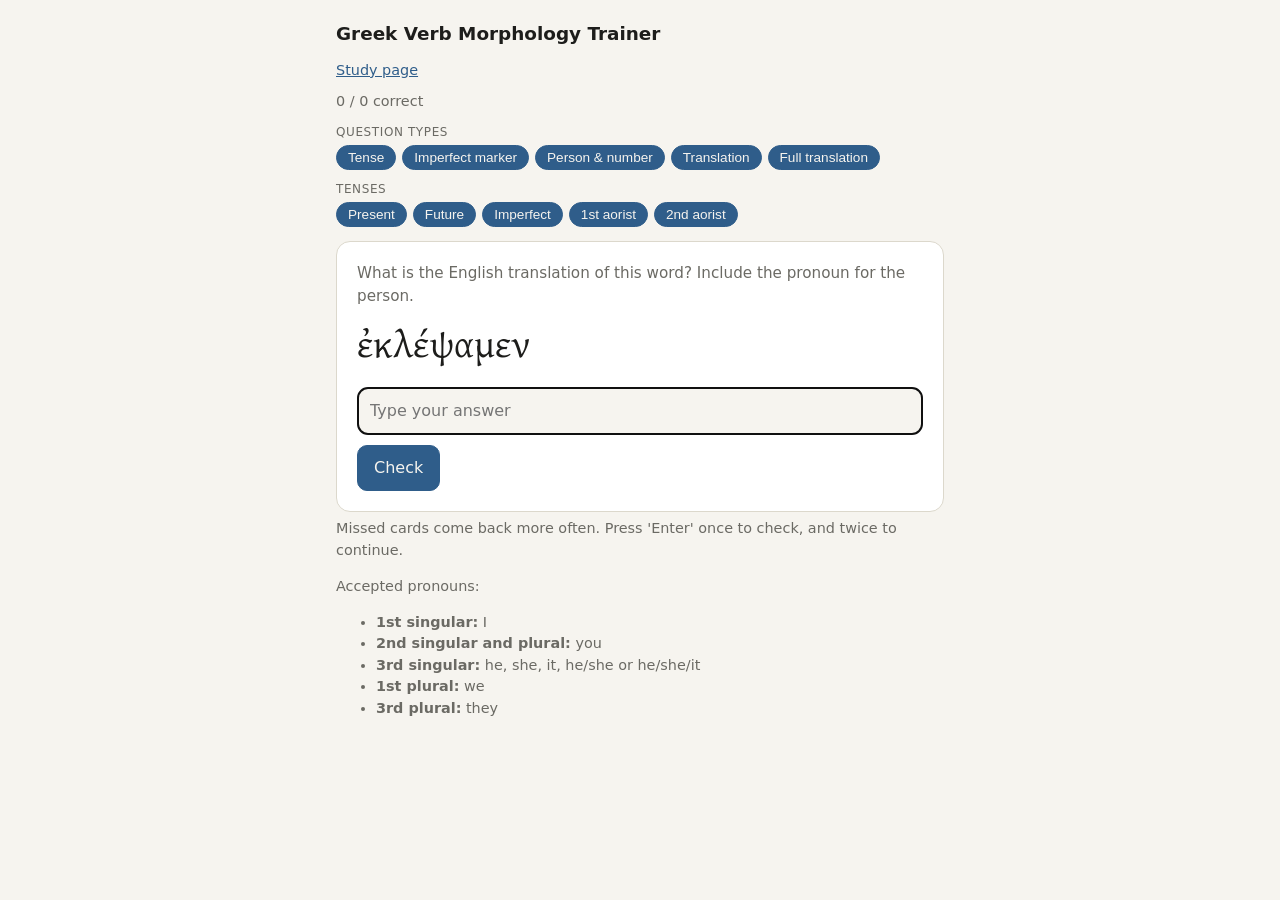
<file: verbs.html>
<!DOCTYPE html>
<html lang="en">
<head>
  <meta charset="utf-8">
  <meta name="viewport" content="width=device-width, initial-scale=1, viewport-fit=cover">
  <title>Greek Verb Morphology Trainer</title>

  <!-- Gentium Plus gives clean polytonic Greek; styles.css has fallback fonts. -->
  <link href="https://fonts.googleapis.com/css2?family=Gentium+Plus:ital,wght@0,400;0,700&display=swap" rel="stylesheet">
  <link rel="stylesheet" href="styles.css">
</head>
<body>
  <main>
    <h1>Greek Verb Morphology Trainer</h1>
    <nav class="site-nav"><a href="reference.html">Study page</a></nav>

    <!-- Running score and streak -->
    <div class="bar">
      <span id="score">0 / 0 correct</span>
      <span id="streak"></span>
    </div>

    <!-- Filters (chips are created by app.js) -->
    <div class="label">Question types</div>
    <div class="chips" id="question-chips"></div>
    <div class="label">Tenses</div>
    <div class="chips" id="tense-chips"></div>

    <!-- The flashcard -->
    <div class="card">
      <div class="question" id="question"></div>
      <div class="greek-word" id="word"></div>

      <input type="text" id="answer" placeholder="Type your answer"
             autocomplete="off" autocapitalize="off" spellcheck="false">

      <div class="button-row">
        <button class="btn" id="check-btn">Check</button>
        <button class="btn secondary hidden" id="override-btn">Mark as correct</button>
        <button class="btn hidden" id="next-btn">Next</button>
      </div>

      <!-- Feedback is inserted here after each answer -->
      <div id="result"></div>
    </div>

    <p class="note">Missed cards come back more often. Press 'Enter' once to check, and twice to continue.</p>
    <div class="note">Accepted pronouns:
      <ul>
        <li><span style="font-weight:bold;">1st singular:</span> I</li>
        <li><span style="font-weight:bold;">2nd singular and plural:</span> you</li>
        <li><span style="font-weight:bold;">3rd singular:</span> he, she, it, he/she or he/she/it</li>
        <li><span style="font-weight:bold;">1st plural:</span> we</li>
        <li><span style="font-weight:bold;">3rd plural:</span> they</li>
      </ul>
    </div>
  </main>

  <!-- data_verbs.js must load before verbs.js (it defines `DATA`). `defer` keeps this order intact. -->
  <script src="data_verbs.js" defer></script>
  <script src="verbs.js" defer></script>
</body>
</html>
</file>
<file: styles.css>
/* ==========================================================================
   Greek Verb Morphology Trainer: styles
   Sections: 1. Colour themes  2. Base  3. Layout  4. Components
   ========================================================================== */

/* ---------- 1. Colour themes ----------
   Every colour is a variable, so light and dark mode only change values here. */
:root {
  --bg: #f6f4ef;
  --card: #ffffff;
  --text: #1d1d1b;
  --muted: #6b6a64;
  --line: #dcd8cc;
  --accent: #2f5d8a;
  --ok: #1f7a45;
  --ok-bg: #e4f3ea;
  --bad: #b3322a;
  --bad-bg: #f9e6e4;
}

/* Dark mode when the device prefers it... */
@media (prefers-color-scheme: dark) {
  :root:not([data-theme="light"]) {
    --bg: #17181a;
    --card: #222427;
    --text: #ecebe6;
    --muted: #a09f98;
    --line: #383b3f;
    --accent: #7fb0e0;
    --ok: #6fcf97;
    --ok-bg: #1d3326;
    --bad: #f08b83;
    --bad-bg: #3a2321;
  }
}

/* ...or when forced with <html data-theme="dark"> (same values as above). */
:root[data-theme="dark"] {
  --bg: #17181a;
  --card: #222427;
  --text: #ecebe6;
  --muted: #a09f98;
  --line: #383b3f;
  --accent: #7fb0e0;
  --ok: #6fcf97;
  --ok-bg: #1d3326;
  --bad: #f08b83;
  --bad-bg: #3a2321;
}

/* ---------- 2. Base ---------- */
* {
  box-sizing: border-box;
}

:root {
  /* Keep content clear of phone notches and home bars. */
  padding-top: env(safe-area-inset-top, 0px);
  padding-bottom: env(safe-area-inset-bottom, 0px);
}

html {
  scroll-padding-top: env(safe-area-inset-top, 0px);
}

body {
  margin: 0;
  background: var(--bg);
  color: var(--text);
  font: 16px/1.5 system-ui, -apple-system, "Segoe UI", sans-serif;
}

h1 {
  font-size: 1.15rem;
  margin: 4px 0 12px;
}

/* ---------- 3. Layout ---------- */
main {
  max-width: 640px;
  margin: 0 auto;
  padding: 16px;
}

.bar {
  display: flex;
  justify-content: space-between;
  gap: 8px;
  margin-bottom: 10px;
  color: var(--muted);
  font-size: 0.9rem;
}

.label {
  margin: 10px 0 4px;
  color: var(--muted);
  font-size: 0.75rem;
  letter-spacing: 0.05em;
  text-transform: uppercase;
}

.chips {
  display: flex;
  flex-wrap: wrap;
  gap: 6px;
  margin-bottom: 8px;
}

.button-row {
  display: flex;
  flex-wrap: wrap;
  gap: 8px;
  margin-top: 10px;
}

/* ---------- 4. Components ---------- */

/* Filter chips: "on" means the filter is active. */
.chip {
  padding: 4px 11px;
  border: 1px solid var(--line);
  border-radius: 999px;
  background: var(--card);
  color: var(--text);
  font-size: 0.85rem;
  cursor: pointer;
}

.chip.on {
  background: var(--accent);
  border-color: var(--accent);
  color: var(--bg);
}

/* The flashcard */
.card {
  margin-top: 14px;
  padding: 20px;
  border: 1px solid var(--line);
  border-radius: 14px;
  background: var(--card);
}

.question {
  color: var(--muted);
  font-size: 0.95rem;
}

.greek-word {
  margin: 8px 0 14px;
  font-family: "Gentium Plus", "Palatino Linotype", "Times New Roman", serif;
  font-size: 2.4rem;
  word-break: break-word;
}

/* Greek text inside feedback */
.greek-inline {
  font-family: "Gentium Plus", "Palatino Linotype", serif;
}

input[type="text"] {
  width: 100%;
  padding: 11px 12px;
  border: 1px solid var(--line);
  border-radius: 10px;
  background: var(--bg);
  color: var(--text);
  font: inherit;
}

/* Buttons: filled by default, outlined with .secondary */
.btn {
  padding: 10px 16px;
  border: 1px solid var(--accent);
  border-radius: 10px;
  background: var(--accent);
  color: var(--bg);
  font: inherit;
  cursor: pointer;
}

.btn.secondary {
  background: transparent;
  color: var(--accent);
}

/* Feedback box: green for correct, red for incorrect */
.feedback {
  margin-top: 14px;
  padding: 12px 14px;
  border-radius: 10px;
}

.feedback.correct {
  background: var(--ok-bg);
  border: 1px solid var(--ok);
}

.feedback.incorrect {
  background: var(--bad-bg);
  border: 1px solid var(--bad);
}

.feedback-title {
  display: block;
  margin-bottom: 2px;
  font-weight: bold;
}

.note, .note .ul {
  margin-top: 6px;
  color: var(--muted);
  font-size: 0.9rem;
}

.hidden {
  display: none;
}

/* ---------- 5. Navigation and study page (verbs.html) ---------- */

a {
  color: var(--accent);
}

.site-nav {
  margin-bottom: 10px;
  font-size: 0.9rem;
}

/* The study page has wide tables, so it gets a wider column. */
main.wide {
  max-width: 960px;
}

.toolbar {
  display: flex;
  flex-wrap: wrap;
  align-items: center;
  gap: 12px;
  margin-bottom: 10px;
}

.toolbar input[type="search"] {
  flex: 1 1 260px;
  padding: 9px 12px;
  border: 1px solid var(--line);
  border-radius: 10px;
  background: var(--card);
  color: var(--text);
  font: inherit;
}

/* "Jump to" list of verbs */
.jump {
  line-height: 2;
  font-size: 1.05rem;
}

.jump a {
  margin-right: 10px;
  text-decoration: none;
}

/* One block per verb */
.verb {
  margin-top: 14px;
  padding: 16px 18px;
  border: 1px solid var(--line);
  border-radius: 14px;
  background: var(--card);
}

.verb[hidden] {
  display: none;
}

.verb h2 {
  margin: 0;
  font-size: 1.5rem;
}

.verb-gloss {
  color: var(--muted);
  font-family: system-ui, -apple-system, "Segoe UI", sans-serif;
  font-size: 0.95rem;
  font-weight: normal;
}

.verb-english {
  margin: 2px 0 8px;
  color: var(--muted);
  font-size: 0.85rem;
}

/* Tables scroll sideways on narrow screens instead of squashing. */
.table-wrap {
  overflow-x: auto;
}

table {
  width: 100%;
  border-collapse: collapse;
  font-size: 1rem;
}

th,
td {
  padding: 6px 10px;
  border-top: 1px solid var(--line);
  text-align: left;
  white-space: nowrap;
}

thead th {
  border-top: none;
  color: var(--muted);
  font-size: 0.8rem;
  letter-spacing: 0.04em;
  text-transform: uppercase;
}

tbody th {
  color: var(--muted);
  font-size: 0.8rem;
  font-weight: normal;
}

/* Small English translation under each Greek form (hidden by the checkbox) */
.gloss {
  display: block;
  color: var(--muted);
  font-size: 0.75rem;
}

.hide-english .gloss {
  display: none;
}

.none {
  color: var(--muted);
}

/* ---------- 6. Reset button (verbs.html and nouns.html) ---------- */

.btn.small {
  padding: 6px 12px;
  font-size: 0.85rem;
}

/* Destructive action: outlined in the "bad" colour instead of the accent. */
.btn.danger {
  border-color: var(--bad);
  background: transparent;
  color: var(--bad);
}

.reset-row {
  display: flex;
  flex-wrap: wrap;
  align-items: center;
  gap: 12px;
  margin-top: 24px;
  padding-top: 14px;
  border-top: 1px solid var(--line);
}

.reset-row .note {
  margin: 0;
}

/* ---------- 7. Landing page (index.html) ---------- */

main.landing {
  max-width: 720px;
  padding-top: 32px;
}

.hero {
  margin-bottom: 28px;
  text-align: center;
}

.hero-greek {
  color: var(--accent);
  font-size: 2.6rem;
  line-height: 1.1;
}

.hero h1 {
  margin: 6px 0 8px;
  font-size: 1.6rem;
}

.lead {
  max-width: 34em;
  margin: 0 auto;
  color: var(--muted);
}

.section-title {
  margin: 0 0 12px;
  color: var(--muted);
  font-size: 0.8rem;
  font-weight: normal;
  letter-spacing: 0.05em;
  text-transform: uppercase;
}

/* Two cards side by side, stacking on narrow screens. */
.lesson-nav {
  display: grid;
  grid-template-columns: repeat(auto-fit, minmax(240px, 1fr));
  gap: 14px;
}

.lesson-select {
  display: flex;
  flex-direction: column;
  gap: 6px;
  padding: 22px;
  border: 1px solid var(--line);
  border-radius: 14px;
  background: var(--card);
  color: var(--text);
  text-decoration: none;
  transition: border-color 0.15s, transform 0.15s;
}

.lesson-select:hover,
.lesson-select:focus-visible {
  border-color: var(--accent);
  transform: translateY(-2px);
}

.lesson-select:focus-visible {
  outline: 2px solid var(--accent);
  outline-offset: 2px;
}

.lesson-greek {
  color: var(--accent);
  font-size: 2.2rem;
  line-height: 1.1;
}

.lesson-title {
  font-size: 1.25rem;
  font-weight: bold;
}

.lesson-desc {
  flex: 1;                     /* pushes the "Start" line to the bottom of the card */
  color: var(--muted);
  font-size: 0.95rem;
}

.lesson-cta {
  margin-top: 8px;
  color: var(--accent);
  font-size: 0.9rem;
}

.landing-links,
.landing-foot {
  margin-top: 22px;
  text-align: center;
}

.landing-foot {
  color: var(--muted);
  font-size: 0.85rem;
}

@media (prefers-reduced-motion: reduce) {
  .lesson-select {
    transition: none;
  }

  .lesson-select:hover,
  .lesson-select:focus-visible {
    transform: none;
  }
}
</file>
